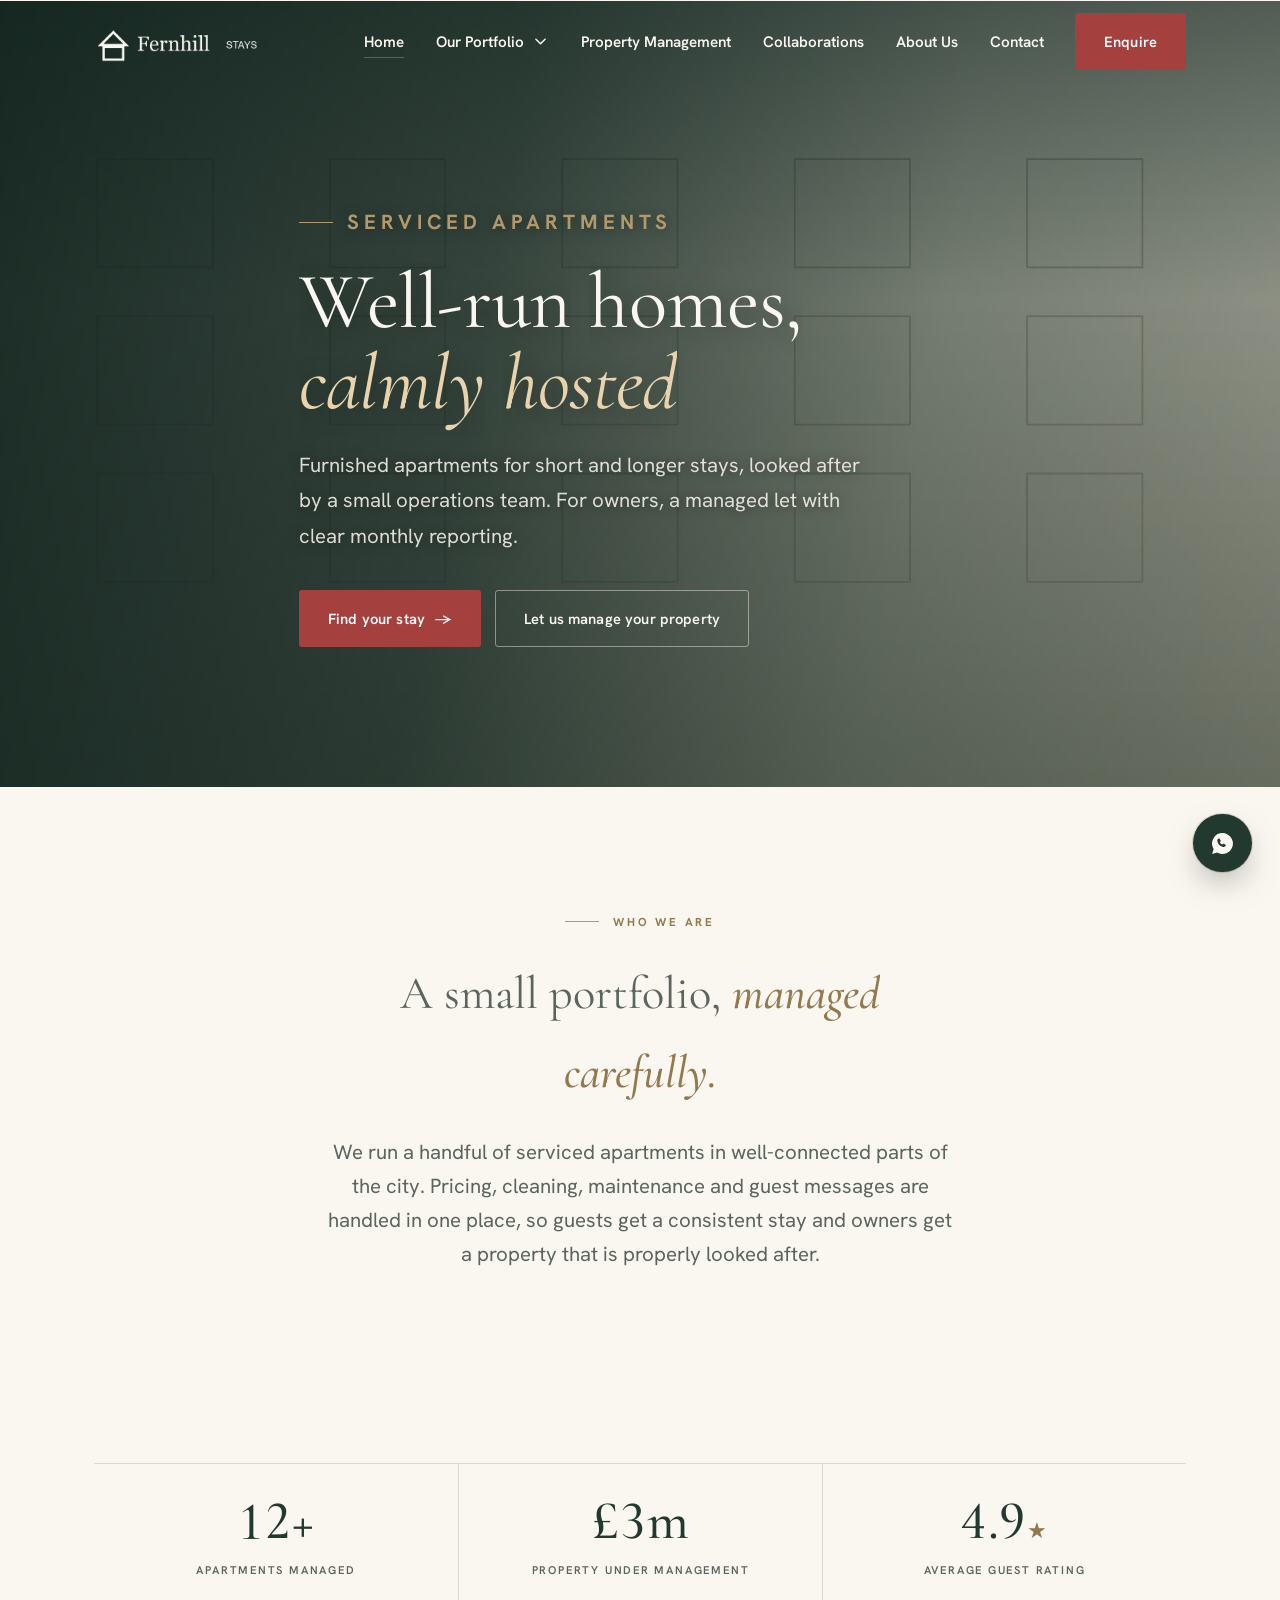
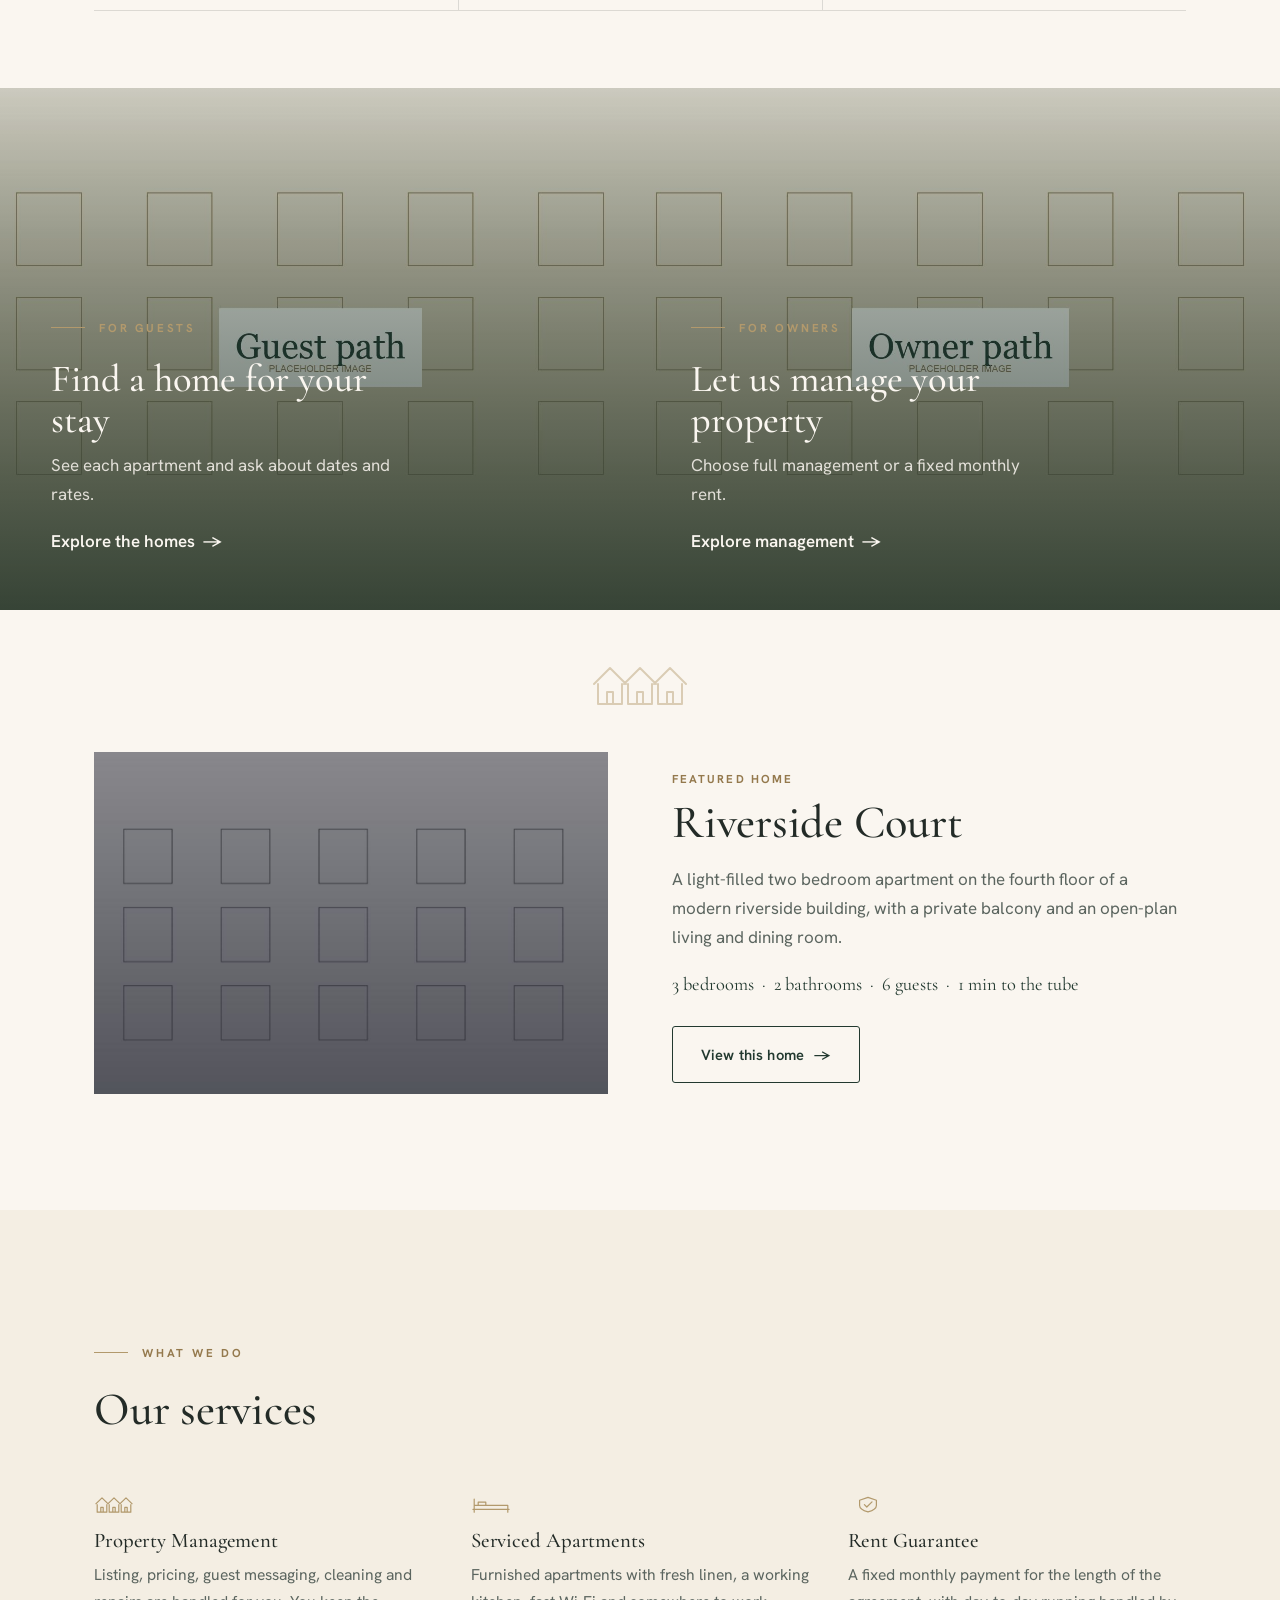
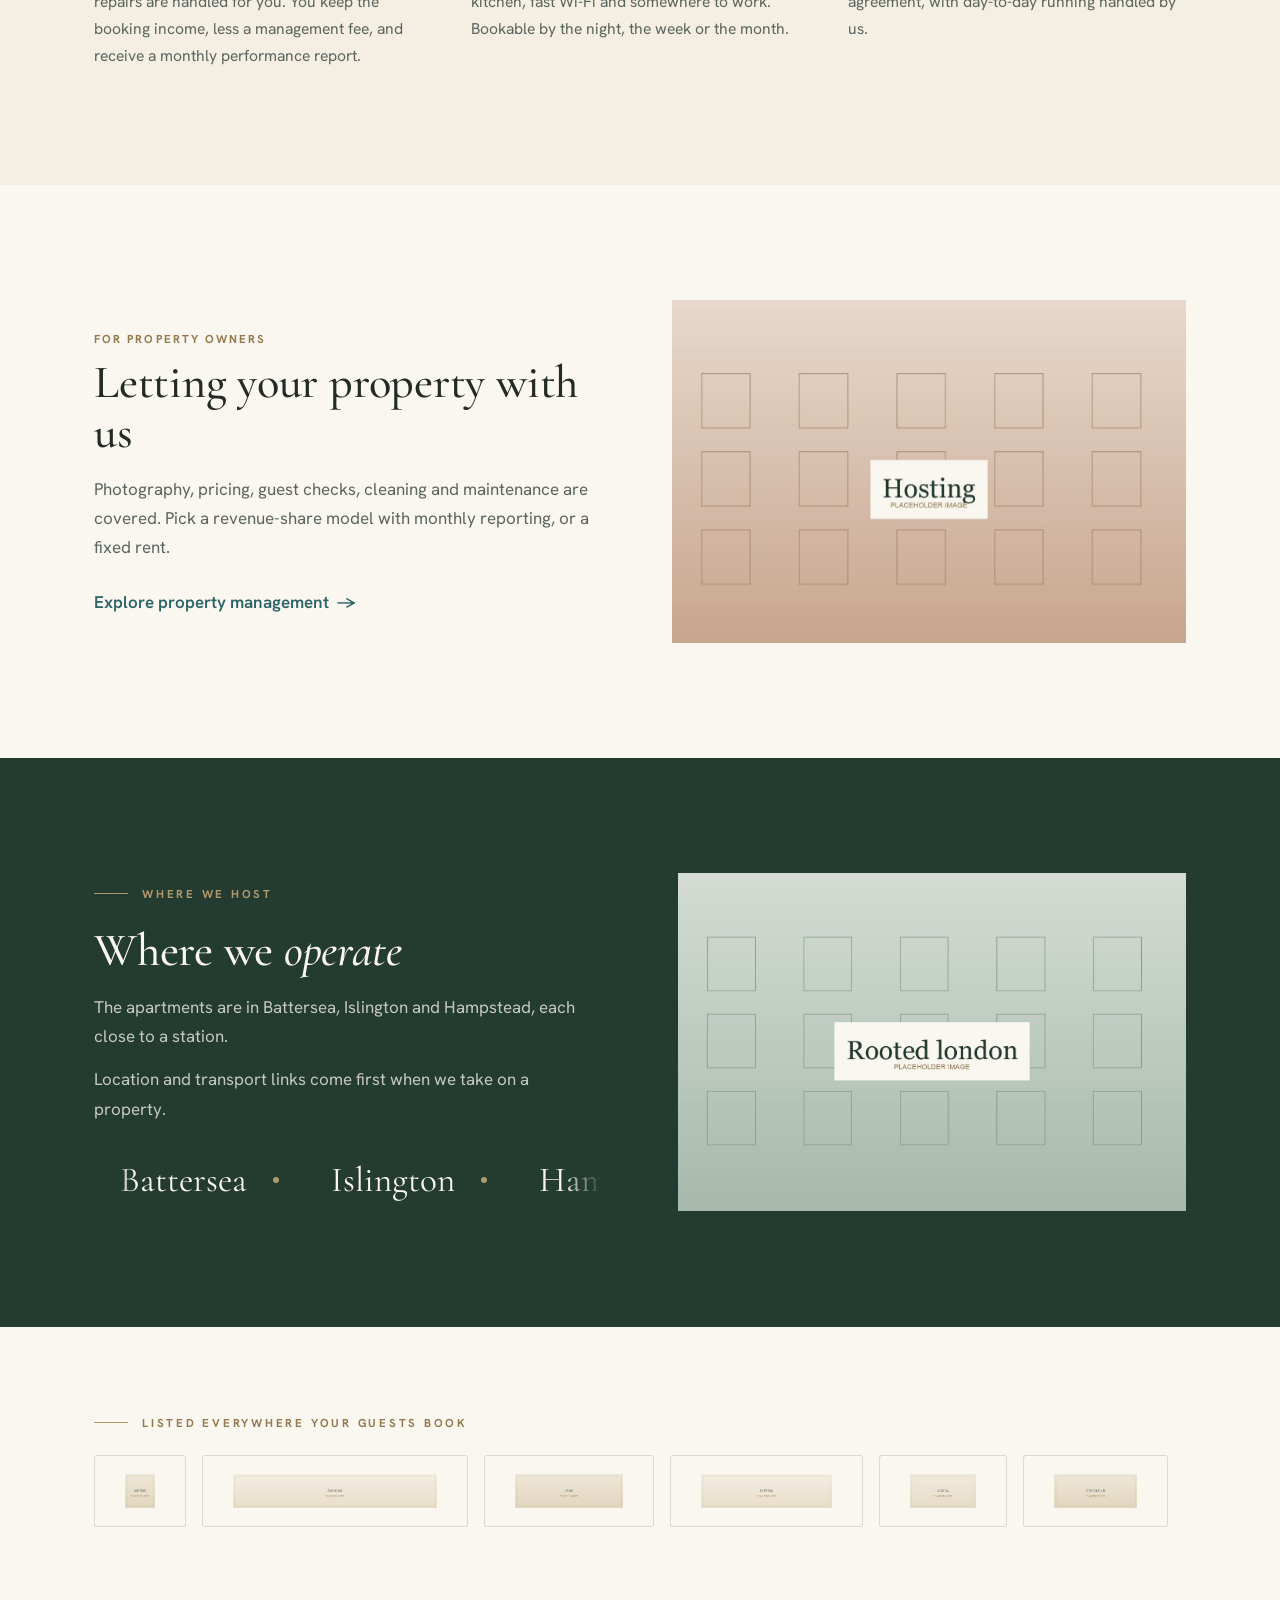
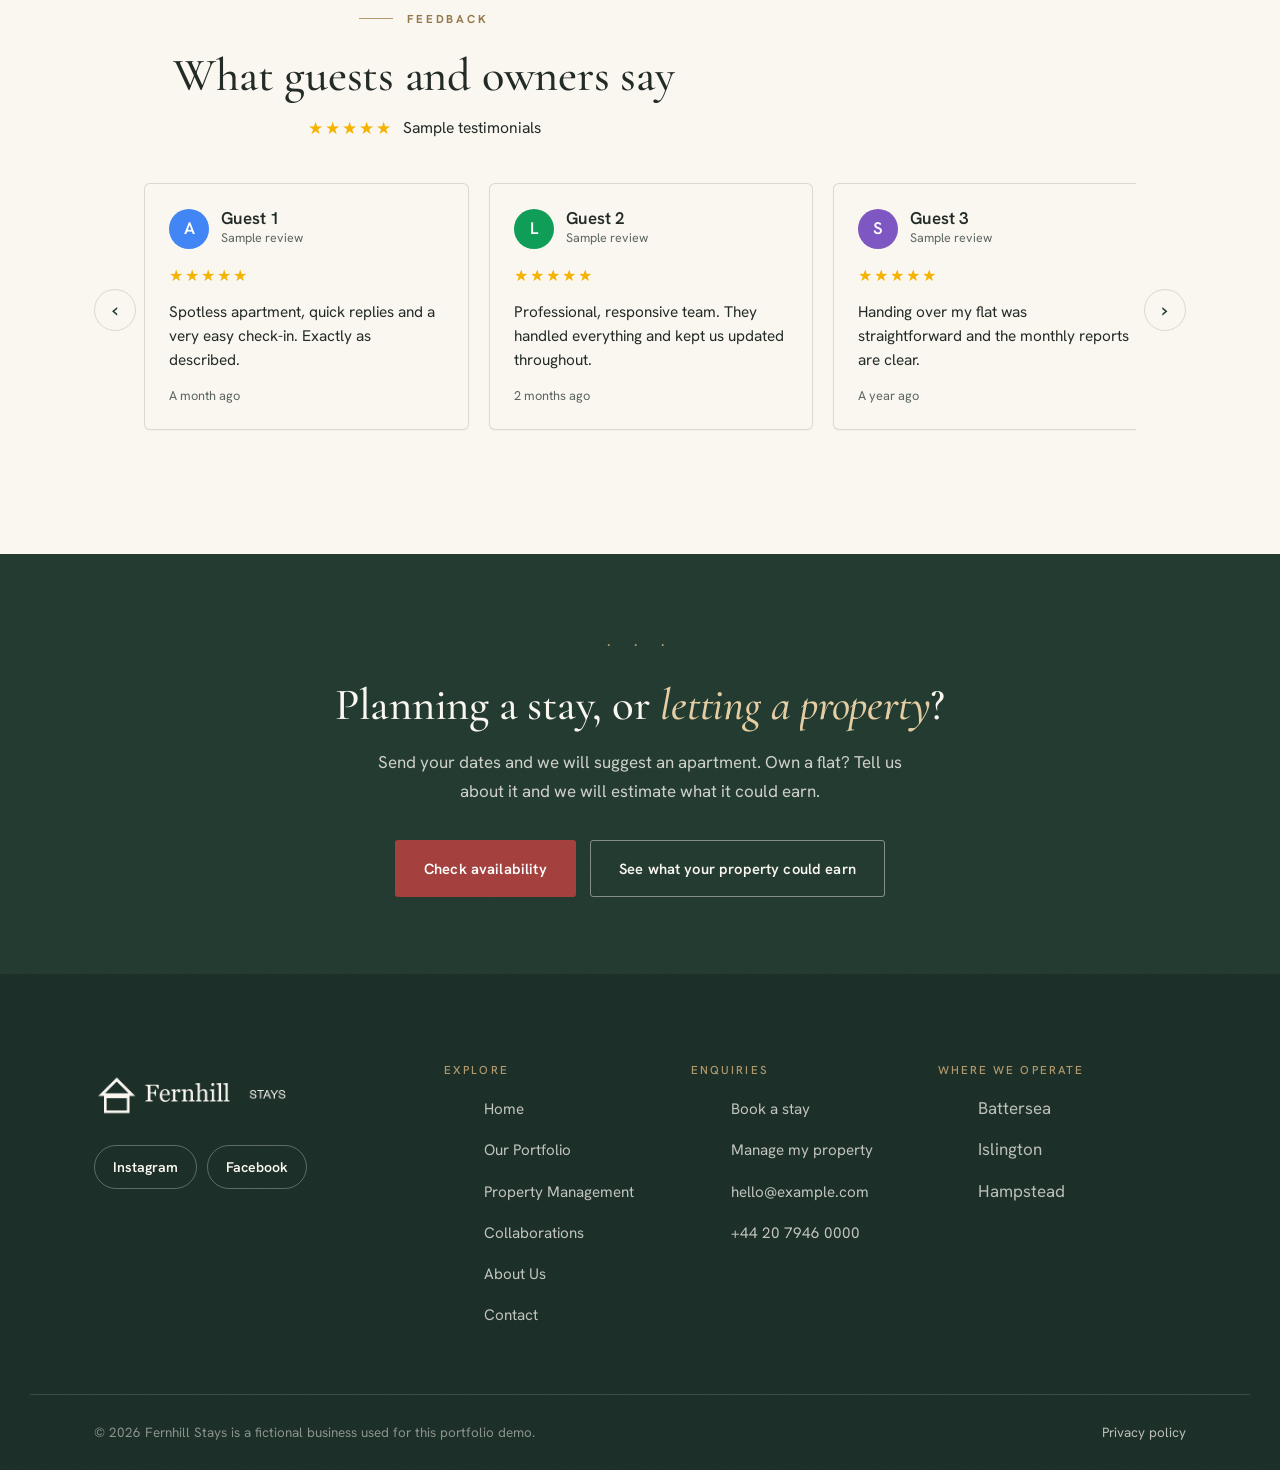
<file: index.html>
<!DOCTYPE html>
<html lang="en">
<head>
  <meta charset="UTF-8">
  <meta name="viewport" content="width=device-width, initial-scale=1.0">
  <title>Fernhill Stays | Well-run homes, calmly hosted</title>
  <meta name="description" content="Fictional serviced-apartment operator used as a website demo.">
  <link rel="canonical" href="https://www.example.com/">
  <meta property="og:type" content="website">
  <meta property="og:url" content="https://www.example.com/">
  <meta property="og:title" content="Fernhill Stays | Thoughtfully hosted homes in central London">
  <meta property="og:description" content="Serviced apartments and property management across London's best connected neighbourhoods.">
  <meta property="og:image" content="https://www.example.com/assets/images/og-image.png">
  <meta name="theme-color" content="#22392F">
  <link rel="icon" href="assets/brand/favicon-64.png" sizes="64x64">
  <link rel="apple-touch-icon" href="assets/brand/favicon-180.png">
  <link rel="preconnect" href="https://fonts.googleapis.com">
  <link rel="preconnect" href="https://fonts.gstatic.com" crossorigin>
  <link href="https://fonts.googleapis.com/css2?family=Cormorant+Garamond:ital,wght@0,400;0,500;0,600;1,400;1,500;1,600&family=Hanken+Grotesk:wght@400;500;600;700&display=swap" rel="stylesheet">
  <link rel="preload" as="image" href="assets/images/home-hero.jpg">
  <link rel="stylesheet" href="css/styles.css">
  <script type="application/ld+json">{"@context":"https://schema.org","@graph":[{"@type":"LocalBusiness","@id":"https://www.example.com/#organisation","name":"Fernhill Stays","legalName":"Fernhill Stays","url":"https://www.example.com/","logo":"https://www.example.com/assets/brand/logo-colour.png","image":"https://www.example.com/assets/images/og-image.png","description":"Fictional serviced-apartment business used for a website portfolio demo.","telephone":"+44 20 7946 0000","email":"hello@example.com","areaServed":{"@type":"City","name":"London"},"address":{"@type":"PostalAddress","addressLocality":"London","addressCountry":"GB"},"sameAs":["#","#"]},{"@type":"WebSite","name":"Fernhill Stays","url":"https://www.example.com/","publisher":{"@id":"https://www.example.com/#organisation"}}]}</script>
</head>
<body>
  <a class="skip-link" href="#main">Skip to content</a>

  <header class="site-header hero-attached">
    <div class="wrap nav">
      <a class="brand" href="./" aria-label="Fernhill Stays, home"><img class="logo-colour" src="assets/brand/logo-colour.png" alt="Fernhill Stays"><img class="logo-white" src="assets/brand/logo-white.png" alt="" aria-hidden="true"></a>
      <nav aria-label="Primary">
        <ul class="nav-links">
          <li><a href="./" aria-current="page">Home</a></li>
          <!-- nav:portfolio --><li class="nav-drop">
            <span class="nav-drop-head"><a href="homes">Our Portfolio</a><button class="nav-drop-toggle" type="button" aria-expanded="false" aria-controls="portfolio-menu" aria-label="Show properties"><svg viewBox="0 0 12 7" aria-hidden="true" focusable="false"><path d="M1 1l5 5 5-5" fill="none" stroke="currentColor" stroke-width="1.6" stroke-linecap="round" stroke-linejoin="round"/></svg></button></span>
            <div class="nav-drop-panel" id="portfolio-menu">
              <div class="nav-drop-inner">
                <ul>
                <li><a href="home-riverside-court"><span class="nd-name">Riverside Court</span><span class="nd-area">Battersea</span></a></li>
                <li><a href="home-canal-view"><span class="nd-name">Canal View</span><span class="nd-area">Islington</span></a></li>
                <li><a href="home-maple-house"><span class="nd-name">Maple House</span><span class="nd-area">Hampstead</span></a></li>
                </ul>
                <a class="nav-drop-all" href="homes">View all homes <span aria-hidden="true">&rarr;</span></a>
              </div>
            </div>
          </li><!-- /nav:portfolio -->
          <li><a href="property-management">Property Management</a></li>
          <li><a href="collaborations">Collaborations</a></li>
          <li><a href="about">About Us</a></li>
          <li><a href="contact">Contact</a></li>
        </ul>
      </nav>
      <div class="nav-right">
        <a class="btn btn-primary" href="contact">Enquire</a>
        <button class="nav-toggle" aria-label="Open menu" aria-controls="mobile-menu" aria-expanded="false"><span></span></button>
      </div>
    </div>
  </header>
  <div class="mobile-menu" id="mobile-menu">
    <a href="./">Home</a>
    <!-- mnav:portfolio --><div class="m-drop">
      <button class="m-drop-toggle" type="button" aria-expanded="false" aria-controls="m-portfolio-menu">Our Portfolio <svg viewBox="0 0 12 7" aria-hidden="true" focusable="false"><path d="M1 1l5 5 5-5" fill="none" stroke="currentColor" stroke-width="1.6" stroke-linecap="round" stroke-linejoin="round"/></svg></button>
      <div class="m-drop-panel" id="m-portfolio-menu">
        <a href="home-riverside-court"><span class="m-name">Riverside Court</span><span class="m-area">Battersea</span></a>
        <a href="home-canal-view"><span class="m-name">Canal View</span><span class="m-area">Islington</span></a>
        <a href="home-maple-house"><span class="m-name">Maple House</span><span class="m-area">Hampstead</span></a>
        <a class="m-drop-all" href="homes">View all homes</a>
      </div>
    </div>
    <!-- /mnav:portfolio -->
    <a href="property-management">Property Management</a>
    <a href="collaborations">Collaborations</a>
    <a href="about">About Us</a>
    <a href="contact">Contact</a>
    <a class="btn btn-primary btn-block" href="contact">Enquire</a>
  </div>

  <main id="main">
    <!-- ===== Hero ===== -->
    <section class="hero">
      <div class="hero-bg"><img width="2000" height="1125" src="assets/images/home-hero.jpg" alt="" fetchpriority="high"></div>
      <div class="hero-curtain" aria-hidden="true"><span></span><span></span></div>
      <div class="wrap hero-inner hero-anim">
        <p class="eyebrow">Serviced apartments</p>
        <h1 class="display">Well-run homes, <em>calmly hosted</em></h1>
        <p>Furnished apartments for short and longer stays, looked after by a small operations team. For owners, a managed let with clear monthly reporting.</p>
        <div class="hero-actions">
          <a class="btn btn-primary" href="homes">Find your stay <span class="arw" aria-hidden="true">&rarr;</span></a>
          <a class="btn btn-line-light" href="property-management">Let us manage your property</a>
        </div>
      </div>
    </section>

    <!-- ===== Positioning ===== -->
    <section class="section">
      <div class="wrap measure" style="margin-inline:auto;text-align:center">
        <p class="eyebrow reveal" style="justify-content:center">Who we are</p>
        <p class="h2 reveal" data-d="1" style="font-family:var(--serif)">A small portfolio, <span class="accent">managed carefully.</span></p>
        <p class="lede reveal" data-d="2" style="margin-top:22px">We run a handful of serviced apartments in well-connected parts of the city. Pricing, cleaning, maintenance and guest messages are handled in one place, so guests get a consistent stay and owners get a property that is properly looked after.</p>
      </div>
    </section>


    <!-- At a glance -->
    <section class="section-sm">
      <div class="wrap">
        <div class="facts facts-3 reveal">
          <div class="fact"><div class="num"><span data-count="12">12</span>+</div><div class="lab">Apartments managed</div></div>
          <div class="fact"><div class="num">&pound;<span data-count="3">3</span>m</div><div class="lab">Property under management</div></div>
          <div class="fact"><div class="num">4.9<span class="unit">&#9733;</span></div><div class="lab">Average guest rating</div></div>
        </div>
      </div>
    </section>

    <!-- ===== Guest / Owner split ===== -->
    <section class="reveal">
      <div class="split">
        <a class="split-panel" href="homes">
          <span class="split-bg"><img width="1100" height="1375" src="assets/images/guest-path.jpg" alt=""></span>
          <span class="split-inner">
            <span class="eyebrow">For guests</span>
            <h2>Find a home for your stay</h2>
            <p>See each apartment and ask about dates and rates.</p>
            <span class="tlink">Explore the homes <span class="arw" aria-hidden="true">&rarr;</span></span>
          </span>
        </a>
        <a class="split-panel" href="property-management">
          <span class="split-bg"><img width="1100" height="1375" src="assets/images/owner-path.jpg" alt=""></span>
          <span class="split-inner">
            <span class="eyebrow">For owners</span>
            <h2>Let us manage your property</h2>
            <p>Choose full management or a fixed monthly rent.</p>
            <span class="tlink">Explore management <span class="arw" aria-hidden="true">&rarr;</span></span>
          </span>
        </a>
      </div>
    </section>

    <!-- ===== Rooflines divider ===== -->
    <div class="rooflines" aria-hidden="true">
      <div class="wrap" style="display:flex;align-items:center;gap:24px;justify-content:center">
        <span style="flex:1;max-width:220px;height:1px;background:var(--line)"></span>
        <svg viewBox="0 0 100 54" width="78" height="42" style="overflow:visible"><path d="M4 30 L20 14 L36 30 M8 30 V50 H32 V30 M17 38 h6 v12 h-6 z M34 30 L50 14 L66 30 M38 30 V50 H62 V30 M47 38 h6 v12 h-6 z M64 30 L80 14 L96 30 M68 30 V50 H92 V30 M77 38 h6 v12 h-6 z" fill="none" stroke="currentColor" stroke-width="2" stroke-linejoin="round" stroke-linecap="round"/></svg>
        <span style="flex:1;max-width:220px;height:1px;background:var(--line)"></span>
      </div>
    </div>

    <!-- ===== Featured home ===== -->
    <section class="section" style="padding-top:0">
      <div class="wrap">
        <div class="editorial">
          <a class="figure r-3x2 unveil" href="home-riverside-court" aria-label="View Riverside Court">
            <img width="1500" height="1000" src="assets/images/featured-cover.jpg" alt="Riverside Court, Charing Cross Road" loading="lazy">
          </a>
          <div class="editorial-text reveal" data-d="1">
            <span class="side-label">Featured home</span>
            <h2 class="h2">Riverside Court</h2>
            <p>A light-filled two bedroom apartment on the fourth floor of a modern riverside building, with a private balcony and an open-plan living and dining room.</p>
            <p style="color:var(--pine);font-family:var(--serif);font-size:1.15rem;margin-top:16px">3 bedrooms &nbsp;·&nbsp; 2 bathrooms &nbsp;·&nbsp; 6 guests &nbsp;·&nbsp; 1 min to the tube</p>
            <a class="btn btn-line" href="home-riverside-court">View this home <span class="arw" aria-hidden="true">&rarr;</span></a>
          </div>
        </div>
      </div>
    </section>

    <!-- ===== Hosting approach ===== -->
    <section class="section paper-band">
      <div class="wrap">
        <div class="section-head reveal" style="margin-bottom:clamp(36px,5vw,58px)">
          <p class="eyebrow">What we do</p>
          <h2 class="h2">Our services</h2>
        </div>
        <div class="feature-grid">
          <div class="feature reveal">
            <svg class="fmark" viewBox="0 0 100 54" aria-hidden="true"><path d="M4 30 L20 14 L36 30 M8 30 V50 H32 V30 M17 38 h6 v12 h-6 z M34 30 L50 14 L66 30 M38 30 V50 H62 V30 M47 38 h6 v12 h-6 z M64 30 L80 14 L96 30 M68 30 V50 H92 V30 M77 38 h6 v12 h-6 z" fill="none" stroke="currentColor" stroke-width="3" stroke-linejoin="round"/></svg>
            <h3>Property Management</h3>
            <p>Listing, pricing, guest messaging, cleaning and repairs are handled for you. You keep the booking income, less a management fee, and receive a monthly performance report.</p>
          </div>
          <div class="feature reveal" data-d="1">
            <svg class="fmark" viewBox="0 0 100 54" aria-hidden="true"><path d="M8 50 V17 M8 33 H92 M92 33 V50 M5 43 H95 M18 33 V25 h19 v8" fill="none" stroke="currentColor" stroke-width="3" stroke-linejoin="round" stroke-linecap="round"/></svg>
            <h3>Serviced Apartments</h3>
            <p>Furnished apartments with fresh linen, a working kitchen, fast Wi-Fi and somewhere to work. Bookable by the night, the week or the month.</p>
          </div>
          <div class="feature reveal" data-d="2">
            <svg class="fmark" viewBox="0 0 100 54" aria-hidden="true"><path d="M50 13 L71 20 V33 c0 9 -10 13 -21 16 c-11 -3 -21 -7 -21 -16 V20 Z M41 31 l6 6 l13 -13" fill="none" stroke="currentColor" stroke-width="3" stroke-linejoin="round" stroke-linecap="round"/></svg>
            <h3>Rent Guarantee</h3>
            <p>A fixed monthly payment for the length of the agreement, with day-to-day running handled by us.</p>
          </div>
        </div>
      </div>
    </section>

    <!-- ===== Property management intro ===== -->
    <section class="section">
      <div class="wrap">
        <div class="editorial flip">
          <div class="figure r-3x2 unveil"><img width="1500" height="1000" src="assets/images/hosting.jpg" alt="" loading="lazy"></div>
          <div class="editorial-text reveal" data-d="1">
            <span class="side-label">For property owners</span>
            <h2 class="h2">Letting your property with us</h2>
            <p>Photography, pricing, guest checks, cleaning and maintenance are covered. Pick a revenue-share model with monthly reporting, or a fixed rent.</p>
            <a class="tlink" href="property-management">Explore property management <span class="arw" aria-hidden="true">&rarr;</span></a>
          </div>
        </div>
      </div>
    </section>

    <!-- ===== Where we host ===== -->
    <section class="section pine-band on-pine">
      <div class="wrap two-col">
        <div class="reveal">
          <p class="eyebrow">Where we host</p>
          <h2 class="h2">Where we <em>operate</em></h2>
          <p style="margin-top:18px">The apartments are in Battersea, Islington and Hampstead, each close to a station.</p>
          <p style="margin-top:14px">Location and transport links come first when we take on a property.</p>
          <div data-marquee style="margin-top:26px"><span>Battersea</span><span>Islington</span><span>Hampstead</span><span>Riverside</span><span>Canal side</span></div>
        </div>
        <div class="figure r-3x2 unveil"><img width="1500" height="1000" src="assets/images/rooted-london.jpg" alt="An elegant London residential street" loading="lazy"></div>
      </div>
    </section>


    <!-- Distribution -->
    <section class="section-sm" style="padding-bottom:clamp(20px,2.5vw,32px)">
      <div class="wrap">
        <p class="eyebrow reveal">Listed everywhere your guests book</p>
        <div class="platforms reveal" data-d="1">
          <span class="platform-logo"><img src="assets/brand/platforms/airbnb.png" alt="Airbnb" loading="lazy"></span>
          <span class="platform-logo"><img src="assets/brand/platforms/booking.png" alt="Booking.com" loading="lazy"></span>
          <span class="platform-logo"><img src="assets/brand/platforms/vrbo.png" alt="Vrbo" loading="lazy"></span>
          <span class="platform-logo"><img src="assets/brand/platforms/expedia.png" alt="Expedia" loading="lazy"></span>
          <span class="platform-logo"><img src="assets/brand/platforms/agoda.png" alt="Agoda" loading="lazy"></span>
          <span class="platform-logo"><img src="assets/brand/platforms/google-vr.png" alt="Google Vacation Rentals" loading="lazy"></span>
        </div>
      </div>
    </section>

    <!-- ===== Google reviews ===== -->
    <section class="section-sm reviews" id="reviews" style="padding-top:clamp(20px,2.5vw,32px)">
      <div class="wrap">
        <div class="section-head reveal" style="text-align:center;margin-bottom:clamp(22px,3vw,34px)">
          <p class="eyebrow" style="justify-content:center">Feedback</p>
          <h2 class="h2">What guests and owners say</h2>
          <p class="reviews-summary" style="margin-top:14px"><span class="rs-stars" aria-hidden="true">&#9733;&#9733;&#9733;&#9733;&#9733;</span> <span>Sample testimonials</span></p>
        </div>
        <div class="reviews-carousel reveal" data-d="1" data-review-carousel>
          <button class="rc-nav rc-prev" type="button" aria-label="Previous reviews">&#8249;</button>
          <div class="rc-track" tabindex="0">

            <figure class="review-card">
              <div class="rc-head"><span class="rc-avatar" style="background:#4285F4">A</span><div><p class="rc-name">Guest 1</p><p class="rc-meta">Sample review</p></div></div>
              <div class="rc-stars" aria-label="5 out of 5 stars">&#9733;&#9733;&#9733;&#9733;&#9733;</div>
              <blockquote>Spotless apartment, quick replies and a very easy check-in. Exactly as described.</blockquote>
              <figcaption class="rc-date">A month ago</figcaption>
            </figure>

            <figure class="review-card">
              <div class="rc-head"><span class="rc-avatar" style="background:#0F9D58">L</span><div><p class="rc-name">Guest 2</p><p class="rc-meta">Sample review</p></div></div>
              <div class="rc-stars" aria-label="5 out of 5 stars">&#9733;&#9733;&#9733;&#9733;&#9733;</div>
              <blockquote>Professional, responsive team. They handled everything and kept us updated throughout.</blockquote>
              <figcaption class="rc-date">2 months ago</figcaption>
            </figure>

            <figure class="review-card">
              <div class="rc-head"><span class="rc-avatar" style="background:#7E57C2">S</span><div><p class="rc-name">Guest 3</p><p class="rc-meta">Sample review</p></div></div>
              <div class="rc-stars" aria-label="5 out of 5 stars">&#9733;&#9733;&#9733;&#9733;&#9733;</div>
              <blockquote>Handing over my flat was straightforward and the monthly reports are clear.</blockquote>
              <figcaption class="rc-date">A year ago</figcaption>
            </figure>

            <figure class="review-card">
              <div class="rc-head"><span class="rc-avatar" style="background:#DB4437">Y</span><div><p class="rc-name">Guest 4</p><p class="rc-meta">Sample review</p></div></div>
              <div class="rc-stars" aria-label="5 out of 5 stars">&#9733;&#9733;&#9733;&#9733;&#9733;</div>
              <blockquote>Comfortable, well-equipped home in a great location. Would happily stay again.</blockquote>
              <figcaption class="rc-date">A year ago</figcaption>
            </figure>

            <figure class="review-card">
              <div class="rc-head"><span class="rc-avatar" style="background:#5C6BC0">A</span><div><p class="rc-name">Guest 5</p><p class="rc-meta">Sample review</p></div></div>
              <div class="rc-stars" aria-label="5 out of 5 stars">&#9733;&#9733;&#9733;&#9733;&#9733;</div>
              <blockquote>Reliable payments and the property is kept in excellent condition.</blockquote>
              <figcaption class="rc-date">A year ago</figcaption>
            </figure>

            <figure class="review-card">
              <div class="rc-head"><span class="rc-avatar" style="background:#00897B">J</span><div><p class="rc-name">Guest 6</p><p class="rc-meta">Sample review</p></div></div>
              <div class="rc-stars" aria-label="5 out of 5 stars">&#9733;&#9733;&#9733;&#9733;&#9733;</div>
              <blockquote>Great communication from enquiry to check-out.</blockquote>
              <figcaption class="rc-date">A year ago</figcaption>
            </figure>

          </div>
          <button class="rc-nav rc-next" type="button" aria-label="Next reviews">&#8250;</button>
        </div>
        <div style="text-align:center;margin-top:clamp(24px,3vw,34px)">
        </div>
      </div>
    </section>

    <!-- ===== CTA ===== -->
    <section class="cta">
      <div class="wrap reveal">
        <div class="dots" aria-hidden="true">· · ·</div>
        <h2>Planning a stay, or <em>letting a property</em>?</h2>
        <p>Send your dates and we will suggest an apartment. Own a flat? Tell us about it and we will estimate what it could earn.</p>
        <div class="cta-actions">
          <a class="btn btn-primary" href="contact?reason=guest">Check availability</a>
          <a class="btn btn-line-light" href="contact?reason=owner">See what your property could earn</a>
        </div>
      </div>
    </section>
  </main>

  <footer class="site-footer">
    <div class="wrap footer-top">
      <div class="footer-brand">
        <a class="brand" href="./" aria-label="Fernhill Stays, home"><img src="assets/brand/logo-white.png" alt="Fernhill Stays"></a>
        <div class="social-links">
          <a href="#" target="_blank" rel="noopener">Instagram</a>
          <a href="#" target="_blank" rel="noopener">Facebook</a>
        </div>
      </div>
      <div class="footer-col"><h3>Explore</h3><ul>
        <li><a href="./" aria-current="page">Home</a></li>
        <li><a href="homes">Our Portfolio</a></li>
        <li><a href="property-management">Property Management</a></li>
        <li><a href="collaborations">Collaborations</a></li>
        <li><a href="about">About Us</a></li>
        <li><a href="contact">Contact</a></li>
      </ul></div>
      <div class="footer-col"><h3>Enquiries</h3><ul>
        <li><a href="contact?reason=guest">Book a stay</a></li>
        <li><a href="contact?reason=owner">Manage my property</a></li>
        <li><a href="mailto:hello@example.com">hello@example.com</a></li>
        <li><a href="tel:+442079460000">+44 20 7946 0000</a></li>
      </ul></div>
      <div class="footer-col"><h3>Where we operate</h3><ul>
        <li>Battersea</li>
        <li>Islington</li>
        <li>Hampstead</li>
      </ul></div>
    </div>
    <div class="wrap footer-bottom">
      <span>&copy; <span class="js-year">2026</span> Fernhill Stays is a fictional business used for this portfolio demo.</span>
      <a href="privacy">Privacy policy</a>
    </div>
  </footer>

  <!-- WhatsApp -->
  <a class="wa-float" href="https://wa.me/442079460000" target="_blank" rel="noopener" aria-label="Message Fernhill Stays on WhatsApp"><svg viewBox="0 0 24 24" aria-hidden="true"><path class="wa-bubble" fill="currentColor" d="M12 2a10 10 0 0 0-8.53 15.23L2.05 22l4.9-1.38A10 10 0 1 0 12 2z"/><path class="wa-handset" d="M8.62 7.35c.3-.1.63.02.78.3l.85 1.6c.14.27.09.6-.12.81l-.7.72c.5.99 1.3 1.79 2.29 2.29l.72-.7c.21-.21.54-.26.81-.12l1.6.85c.28.15.4.48.3.78-.3.92-1.2 1.5-2.16 1.39-3.12-.35-5.6-2.83-5.95-5.95-.11-.96.47-1.86 1.39-2.16z"/></svg><span class="wa-label">Chat on WhatsApp</span></a>

  <script src="js/main.js" defer></script>
  <script src="js/motion.js" defer></script>
</body>
</html>
</file>
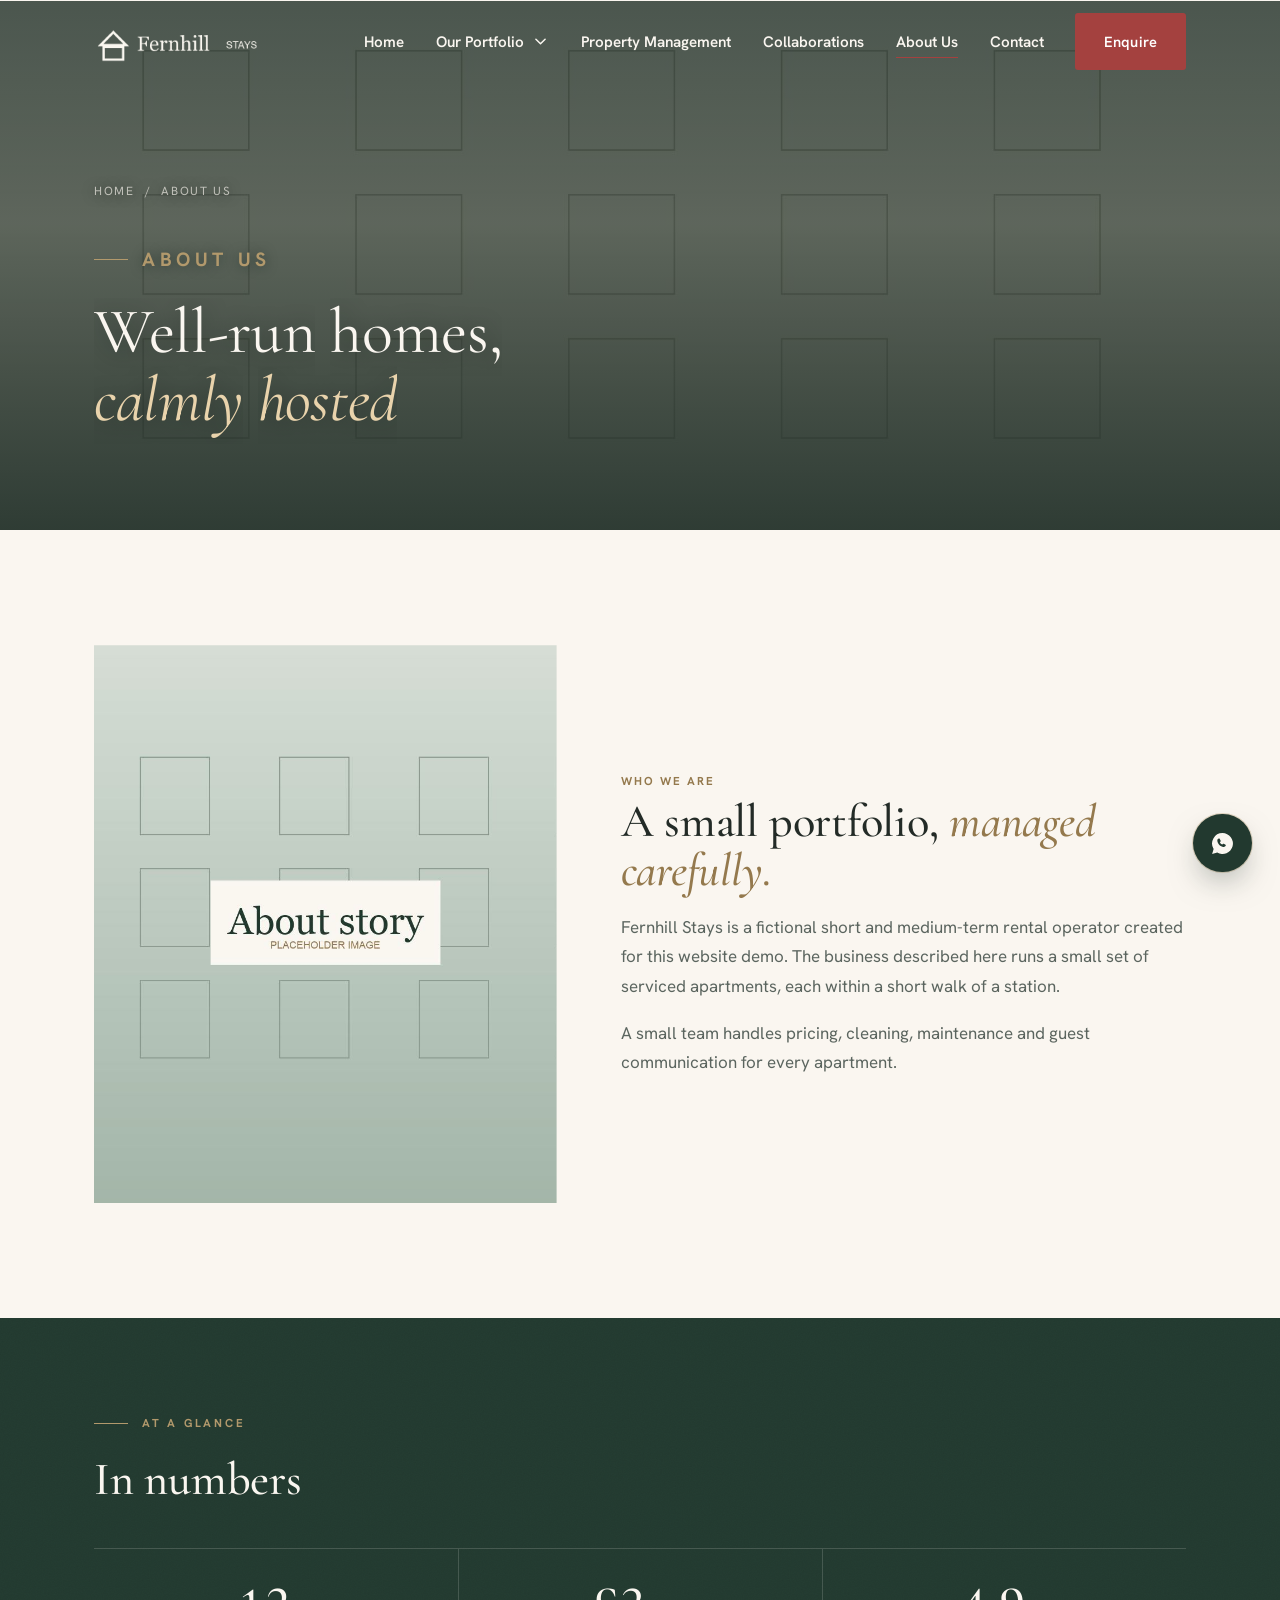
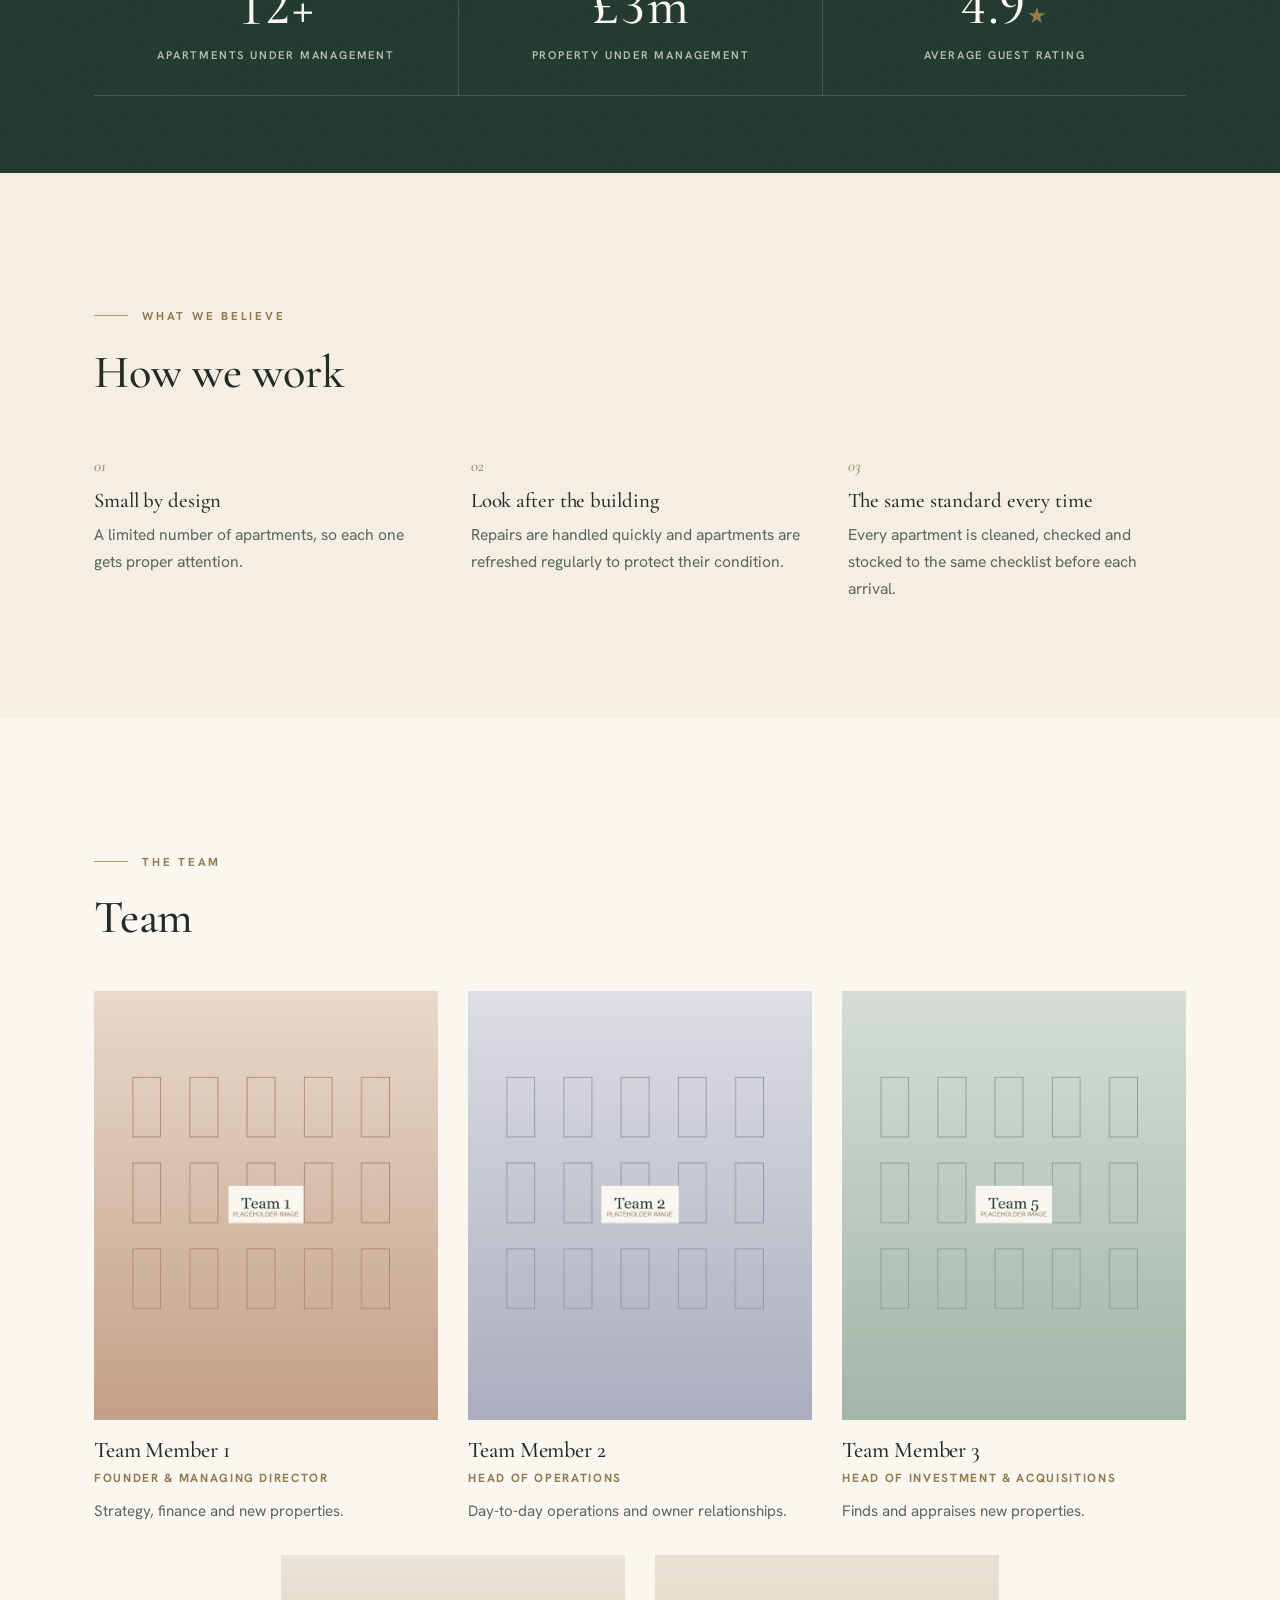
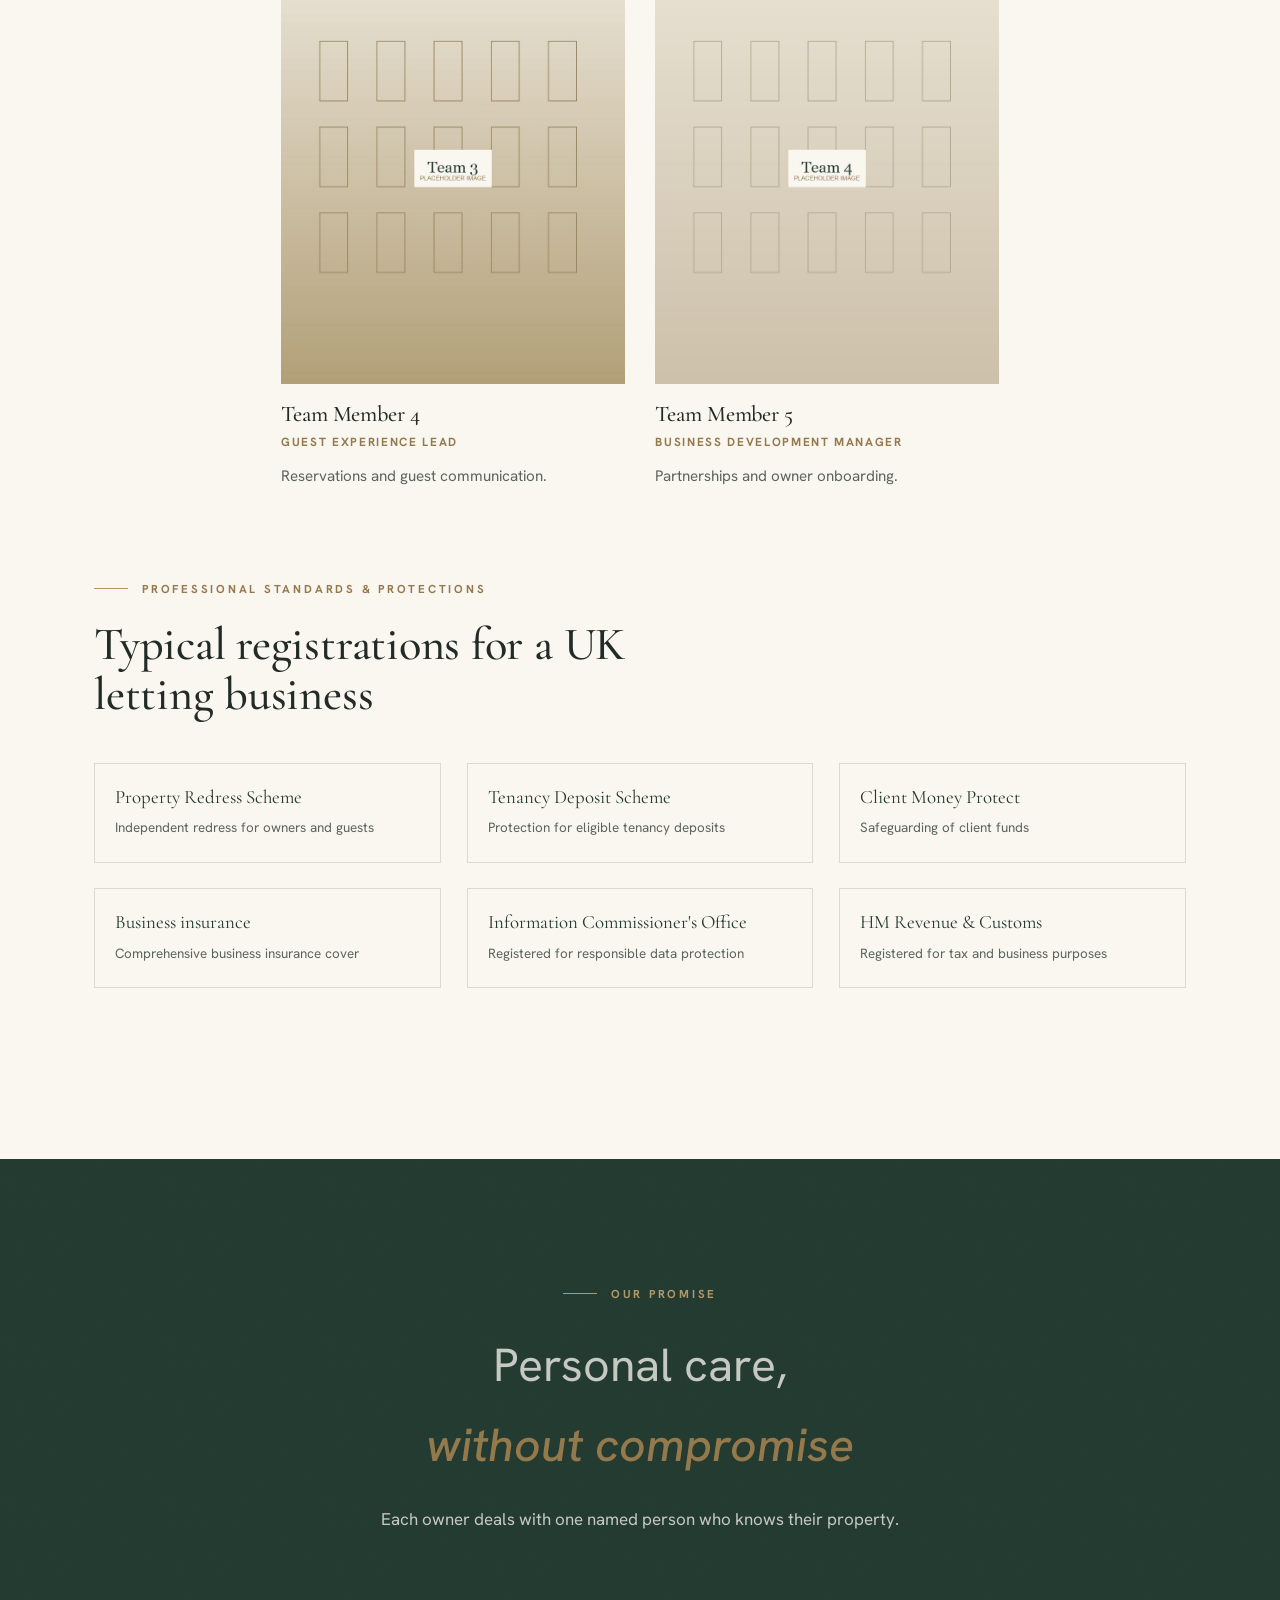
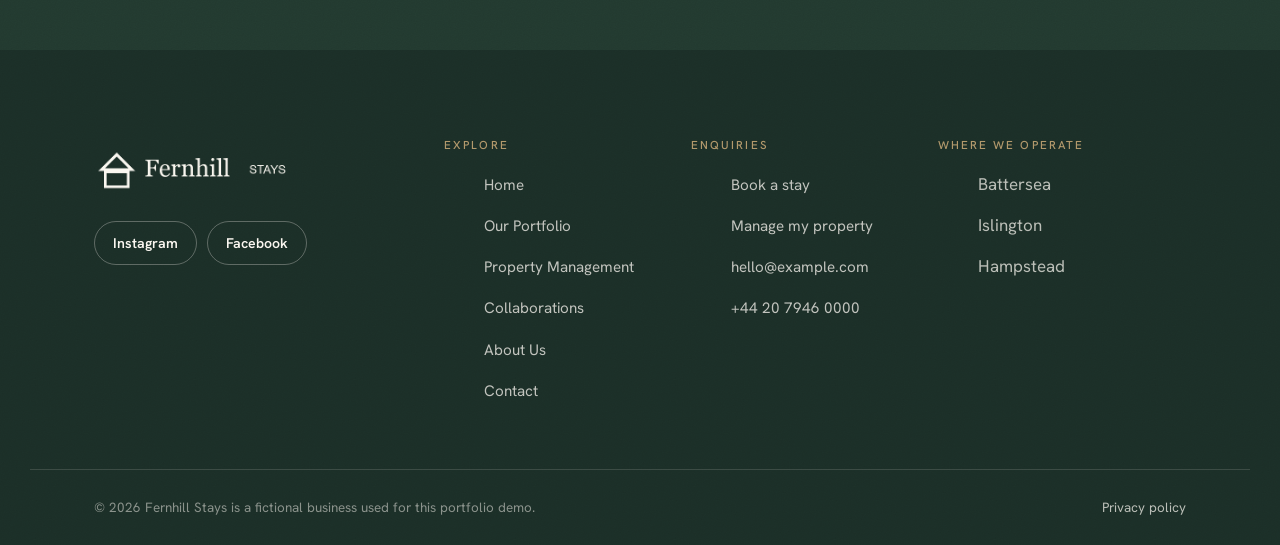
<file: about.html>
<!DOCTYPE html>
<html lang="en">
<head>
  <meta charset="UTF-8">
  <meta name="viewport" content="width=device-width, initial-scale=1.0">
  <title>About Us | Fernhill Stays</title>
  <meta name="description" content="Fictional serviced-apartment operator used as a website demo.">
  <link rel="canonical" href="https://www.example.com/about">
  <meta property="og:type" content="website">
  <meta property="og:url" content="https://www.example.com/about">
  <meta property="og:title" content="About Us | Fernhill Stays">
  <meta property="og:description" content="A London based short and medium-term rental management company.">
  <meta property="og:image" content="https://www.example.com/assets/images/og-image.png">
  <meta name="theme-color" content="#22392F">
  <link rel="icon" href="assets/brand/favicon-64.png" sizes="64x64">
  <link rel="apple-touch-icon" href="assets/brand/favicon-180.png">
  <link rel="preconnect" href="https://fonts.googleapis.com">
  <link rel="preconnect" href="https://fonts.gstatic.com" crossorigin>
  <link href="https://fonts.googleapis.com/css2?family=Cormorant+Garamond:ital,wght@0,400;0,500;0,600;1,400;1,500;1,600&family=Hanken+Grotesk:wght@400;500;600;700&display=swap" rel="stylesheet">
  
  <link rel="stylesheet" href="css/styles.css">
  <script type="application/ld+json">{"@context":"https://schema.org","@graph":[{"@type":"LocalBusiness","@id":"https://www.example.com/#organisation","name":"Fernhill Stays","legalName":"Fernhill Stays","url":"https://www.example.com/","logo":"https://www.example.com/assets/brand/logo-colour.png","image":"https://www.example.com/assets/images/og-image.png","description":"Fictional serviced-apartment business used for a website portfolio demo.","telephone":"+44 20 7946 0000","email":"hello@example.com","areaServed":{"@type":"City","name":"London"},"address":{"@type":"PostalAddress","addressLocality":"London","addressCountry":"GB"},"sameAs":["#","#"]}]}</script>
</head>
<body>
  <a class="skip-link" href="#main">Skip to content</a>

  <header class="site-header hero-attached">
    <div class="wrap nav">
      <a class="brand" href="./" aria-label="Fernhill Stays, home"><img class="logo-colour" src="assets/brand/logo-colour.png" alt="Fernhill Stays"><img class="logo-white" src="assets/brand/logo-white.png" alt="" aria-hidden="true"></a>
      <nav aria-label="Primary">
        <ul class="nav-links">
          <li><a href="./">Home</a></li>
          <!-- nav:portfolio --><li class="nav-drop">
            <span class="nav-drop-head"><a href="homes">Our Portfolio</a><button class="nav-drop-toggle" type="button" aria-expanded="false" aria-controls="portfolio-menu" aria-label="Show properties"><svg viewBox="0 0 12 7" aria-hidden="true" focusable="false"><path d="M1 1l5 5 5-5" fill="none" stroke="currentColor" stroke-width="1.6" stroke-linecap="round" stroke-linejoin="round"/></svg></button></span>
            <div class="nav-drop-panel" id="portfolio-menu">
              <div class="nav-drop-inner">
                <ul>
                <li><a href="home-riverside-court"><span class="nd-name">Riverside Court</span><span class="nd-area">Battersea</span></a></li>
                <li><a href="home-canal-view"><span class="nd-name">Canal View</span><span class="nd-area">Islington</span></a></li>
                <li><a href="home-maple-house"><span class="nd-name">Maple House</span><span class="nd-area">Hampstead</span></a></li>
                </ul>
                <a class="nav-drop-all" href="homes">View all homes <span aria-hidden="true">&rarr;</span></a>
              </div>
            </div>
          </li><!-- /nav:portfolio -->
          <li><a href="property-management">Property Management</a></li>
          <li><a href="collaborations">Collaborations</a></li>
          <li><a href="about" aria-current="page">About Us</a></li>
          <li><a href="contact">Contact</a></li>
        </ul>
      </nav>
      <div class="nav-right">
        <a class="btn btn-primary" href="contact">Enquire</a>
        <button class="nav-toggle" aria-label="Open menu" aria-controls="mobile-menu" aria-expanded="false"><span></span></button>
      </div>
    </div>
  </header>
  <div class="mobile-menu" id="mobile-menu">
    <a href="./">Home</a>
    <!-- mnav:portfolio --><div class="m-drop">
      <button class="m-drop-toggle" type="button" aria-expanded="false" aria-controls="m-portfolio-menu">Our Portfolio <svg viewBox="0 0 12 7" aria-hidden="true" focusable="false"><path d="M1 1l5 5 5-5" fill="none" stroke="currentColor" stroke-width="1.6" stroke-linecap="round" stroke-linejoin="round"/></svg></button>
      <div class="m-drop-panel" id="m-portfolio-menu">
        <a href="home-riverside-court"><span class="m-name">Riverside Court</span><span class="m-area">Battersea</span></a>
        <a href="home-canal-view"><span class="m-name">Canal View</span><span class="m-area">Islington</span></a>
        <a href="home-maple-house"><span class="m-name">Maple House</span><span class="m-area">Hampstead</span></a>
        <a class="m-drop-all" href="homes">View all homes</a>
      </div>
    </div>
    <!-- /mnav:portfolio -->
    <a href="property-management">Property Management</a>
    <a href="collaborations">Collaborations</a>
    <a href="about">About Us</a>
    <a href="contact">Contact</a>
    <a class="btn btn-primary btn-block" href="contact">Enquire</a>
  </div>

  <main id="main">
    <section class="page-hero">
      <div class="page-hero-bg"><img width="2000" height="1125" src="assets/images/about-hero.jpg" alt="" fetchpriority="high"></div>
      <div class="wrap">
        <div class="breadcrumb"><a href="./">Home</a> <span aria-hidden="true">/</span> <span>About Us</span></div>
        <p class="eyebrow">About us</p>
        <h1>Well-run homes,<br><em>calmly hosted</em></h1>
      </div>
    </section>

    <!-- Story -->
    <section class="section">
      <div class="wrap">
        <div class="story-feature">
          <div class="story-feature-media">
            <div class="figure unveil"><img width="1080" height="1350" src="assets/images/about-story.jpg" alt="The doors opening onto the entrance of a London home managed by Fernhill Stays" loading="lazy"></div>
          </div>
          <div class="story-feature-text reveal" data-d="1">
            <span class="side-label">Who we are</span>
            <h2 class="h2">A small portfolio, <span class="accent">managed carefully.</span></h2>
            <p>Fernhill Stays is a fictional short and medium-term rental operator created for this website demo. The business described here runs a small set of serviced apartments, each within a short walk of a station.</p>
            <p>A small team handles pricing, cleaning, maintenance and guest communication for every apartment.</p>
          </div>
        </div>
      </div>
    </section>


    <!-- At a glance -->
    <section class="section pine-band on-pine" style="padding-block:clamp(48px,6vw,84px)">
      <div class="wrap">
        <div class="section-head reveal" style="margin-bottom:clamp(28px,4vw,44px)">
          <p class="eyebrow">At a glance</p>
          <h2 class="h2">In numbers</h2>
        </div>
        <div class="facts facts-3 reveal">
          <div class="fact"><div class="num"><span data-count="12">12</span>+</div><div class="lab">Apartments under management</div></div>
          <div class="fact"><div class="num">&pound;<span data-count="3">3</span>m</div><div class="lab">Property under management</div></div>
          <div class="fact"><div class="num">4.9<span class="unit">&#9733;</span></div><div class="lab">Average guest rating</div></div>
        </div>
      </div>
    </section>

    <!-- Values -->
    <section class="section paper-band">
      <div class="wrap">
        <div class="section-head reveal" style="margin-bottom:clamp(34px,5vw,54px)">
          <p class="eyebrow">What we believe</p>
          <h2 class="h2">How we work</h2>
        </div>
        <div class="feature-grid">
          <div class="feature reveal">
            <span class="fnum">01</span>
            <h3>Small by design</h3>
            <p>A limited number of apartments, so each one gets proper attention.</p>
          </div>
          <div class="feature reveal" data-d="1">
            <span class="fnum">02</span>
            <h3>Look after the building</h3>
            <p>Repairs are handled quickly and apartments are refreshed regularly to protect their condition.</p>
          </div>
          <div class="feature reveal" data-d="2">
            <span class="fnum">03</span>
            <h3>The same standard every time</h3>
            <p>Every apartment is cleaned, checked and stocked to the same checklist before each arrival.</p>
          </div>
        </div>
      </div>
    </section>

    <!-- Team -->
    <section class="section" style="padding-bottom:clamp(20px,3vw,36px)">
      <div class="wrap">
        <div class="section-head reveal" style="margin-bottom:clamp(30px,4vw,48px)">
          <p class="eyebrow">The team</p>
          <h2 class="h2">Team</h2>
        </div>
        <div class="team-grid team-5up">
          <div class="member reveal">
            <div class="figure"><img width="1000" height="1193" src="assets/images/team-1.jpg" alt="Team Member 1" loading="lazy"></div>
            <h3>Team Member 1</h3>
            <p class="role">Founder &amp; Managing Director</p>
            <p style="margin-top:10px;font-size:0.95rem">Strategy, finance and new properties.</p>
          </div>
          <div class="member reveal" data-d="1">
            <div class="figure"><img width="1000" height="1163" src="assets/images/team-2.jpg" alt="Team Member 2" loading="lazy"></div>
            <h3>Team Member 2</h3>
            <p class="role">Head of Operations</p>
            <p style="margin-top:10px;font-size:0.95rem">Day-to-day operations and owner relationships.</p>
          </div>
          <div class="member reveal" data-d="2">
            <div class="figure"><img width="1000" height="1000" src="assets/images/team-5.jpg" alt="Team Member 3" loading="lazy"></div>
            <h3>Team Member 3</h3>
            <p class="role">Head of Investment &amp; Acquisitions</p>
            <p style="margin-top:10px;font-size:0.95rem">Finds and appraises new properties.</p>
          </div>
          <div class="member reveal">
            <div class="figure"><img width="1000" height="1000" src="assets/images/team-3.jpg" alt="Team Member 4" loading="lazy"></div>
            <h3>Team Member 4</h3>
            <p class="role">Guest Experience Lead</p>
            <p style="margin-top:10px;font-size:0.95rem">Reservations and guest communication.</p>
          </div>
          <div class="member reveal" data-d="1">
            <div class="figure"><img width="1000" height="1244" src="assets/images/team-4.jpg" alt="Team Member 5" loading="lazy"></div>
            <h3>Team Member 5</h3>
            <p class="role">Business Development Manager</p>
            <p style="margin-top:10px;font-size:0.95rem">Partnerships and owner onboarding.</p>
          </div>
        </div>
      </div>
    </section>


    <!-- Accreditations -->
    <section class="section" style="padding-top:clamp(20px,3vw,36px)">
      <div class="wrap">
        <div class="section-head reveal" style="margin-bottom:clamp(28px,4vw,44px)">
          <p class="eyebrow">Professional standards &amp; protections</p>
          <h2 class="h2">Typical registrations for a UK letting business</h2>
        </div>
        <div class="accred-grid">
          <div class="accred reveal"><div class="a-name">Property Redress Scheme</div><div class="a-note">Independent redress for owners and guests</div></div>
          <div class="accred reveal" data-d="1"><div class="a-name">Tenancy Deposit Scheme</div><div class="a-note">Protection for eligible tenancy deposits</div></div>
          <div class="accred reveal" data-d="2"><div class="a-name">Client Money Protect</div><div class="a-note">Safeguarding of client funds</div></div>
          <div class="accred reveal"><div class="a-name">Business insurance</div><div class="a-note">Comprehensive business insurance cover</div></div>
          <div class="accred reveal" data-d="1"><div class="a-name">Information Commissioner's Office</div><div class="a-note">Registered for responsible data protection</div></div>
          <div class="accred reveal" data-d="2"><div class="a-name">HM Revenue &amp; Customs</div><div class="a-note">Registered for tax and business purposes</div></div>
        </div>
        <div style="margin-top:clamp(36px,5vw,56px)">
        </div>
      </div>
    </section>

    <!-- Approach band -->
    <section class="section pine-band on-pine">
      <div class="wrap measure" style="margin-inline:auto;text-align:center">
        <p class="eyebrow reveal" style="justify-content:center">Our promise</p>
        <p class="h2 reveal" data-d="1">Personal care,<br><span class="accent" style="white-space:nowrap">without compromise</span></p>
        <p class="reveal" data-d="2" style="margin-top:20px;max-width:640px;margin-inline:auto">Each owner deals with one named person who knows their property.</p>
      </div>
    </section>

  </main>

  <footer class="site-footer">
    <div class="wrap footer-top">
      <div class="footer-brand">
        <a class="brand" href="./" aria-label="Fernhill Stays, home"><img src="assets/brand/logo-white.png" alt="Fernhill Stays"></a>
        <div class="social-links">
          <a href="#" target="_blank" rel="noopener">Instagram</a>
          <a href="#" target="_blank" rel="noopener">Facebook</a>
        </div>
      </div>
      <div class="footer-col"><h3>Explore</h3><ul>
        <li><a href="./">Home</a></li>
        <li><a href="homes">Our Portfolio</a></li>
        <li><a href="property-management">Property Management</a></li>
        <li><a href="collaborations">Collaborations</a></li>
        <li><a href="about">About Us</a></li>
        <li><a href="contact">Contact</a></li>
      </ul></div>
      <div class="footer-col"><h3>Enquiries</h3><ul>
        <li><a href="contact?reason=guest">Book a stay</a></li>
        <li><a href="contact?reason=owner">Manage my property</a></li>
        <li><a href="mailto:hello@example.com">hello@example.com</a></li>
        <li><a href="tel:+442079460000">+44 20 7946 0000</a></li>
      </ul></div>
      <div class="footer-col"><h3>Where we operate</h3><ul>
        <li>Battersea</li>
        <li>Islington</li>
        <li>Hampstead</li>
      </ul></div>
    </div>
    <div class="wrap footer-bottom">
      <span>&copy; <span class="js-year">2026</span> Fernhill Stays is a fictional business used for this portfolio demo.</span>
      <a href="privacy">Privacy policy</a>
    </div>
  </footer>

  <!-- WhatsApp -->
  <a class="wa-float" href="https://wa.me/442079460000" target="_blank" rel="noopener" aria-label="Message Fernhill Stays on WhatsApp"><svg viewBox="0 0 24 24" aria-hidden="true"><path class="wa-bubble" fill="currentColor" d="M12 2a10 10 0 0 0-8.53 15.23L2.05 22l4.9-1.38A10 10 0 1 0 12 2z"/><path class="wa-handset" d="M8.62 7.35c.3-.1.63.02.78.3l.85 1.6c.14.27.09.6-.12.81l-.7.72c.5.99 1.3 1.79 2.29 2.29l.72-.7c.21-.21.54-.26.81-.12l1.6.85c.28.15.4.48.3.78-.3.92-1.2 1.5-2.16 1.39-3.12-.35-5.6-2.83-5.95-5.95-.11-.96.47-1.86 1.39-2.16z"/></svg><span class="wa-label">Chat on WhatsApp</span></a>

  <script src="js/main.js" defer></script>
  <script src="js/motion.js" defer></script>
</body>
</html>
</file>
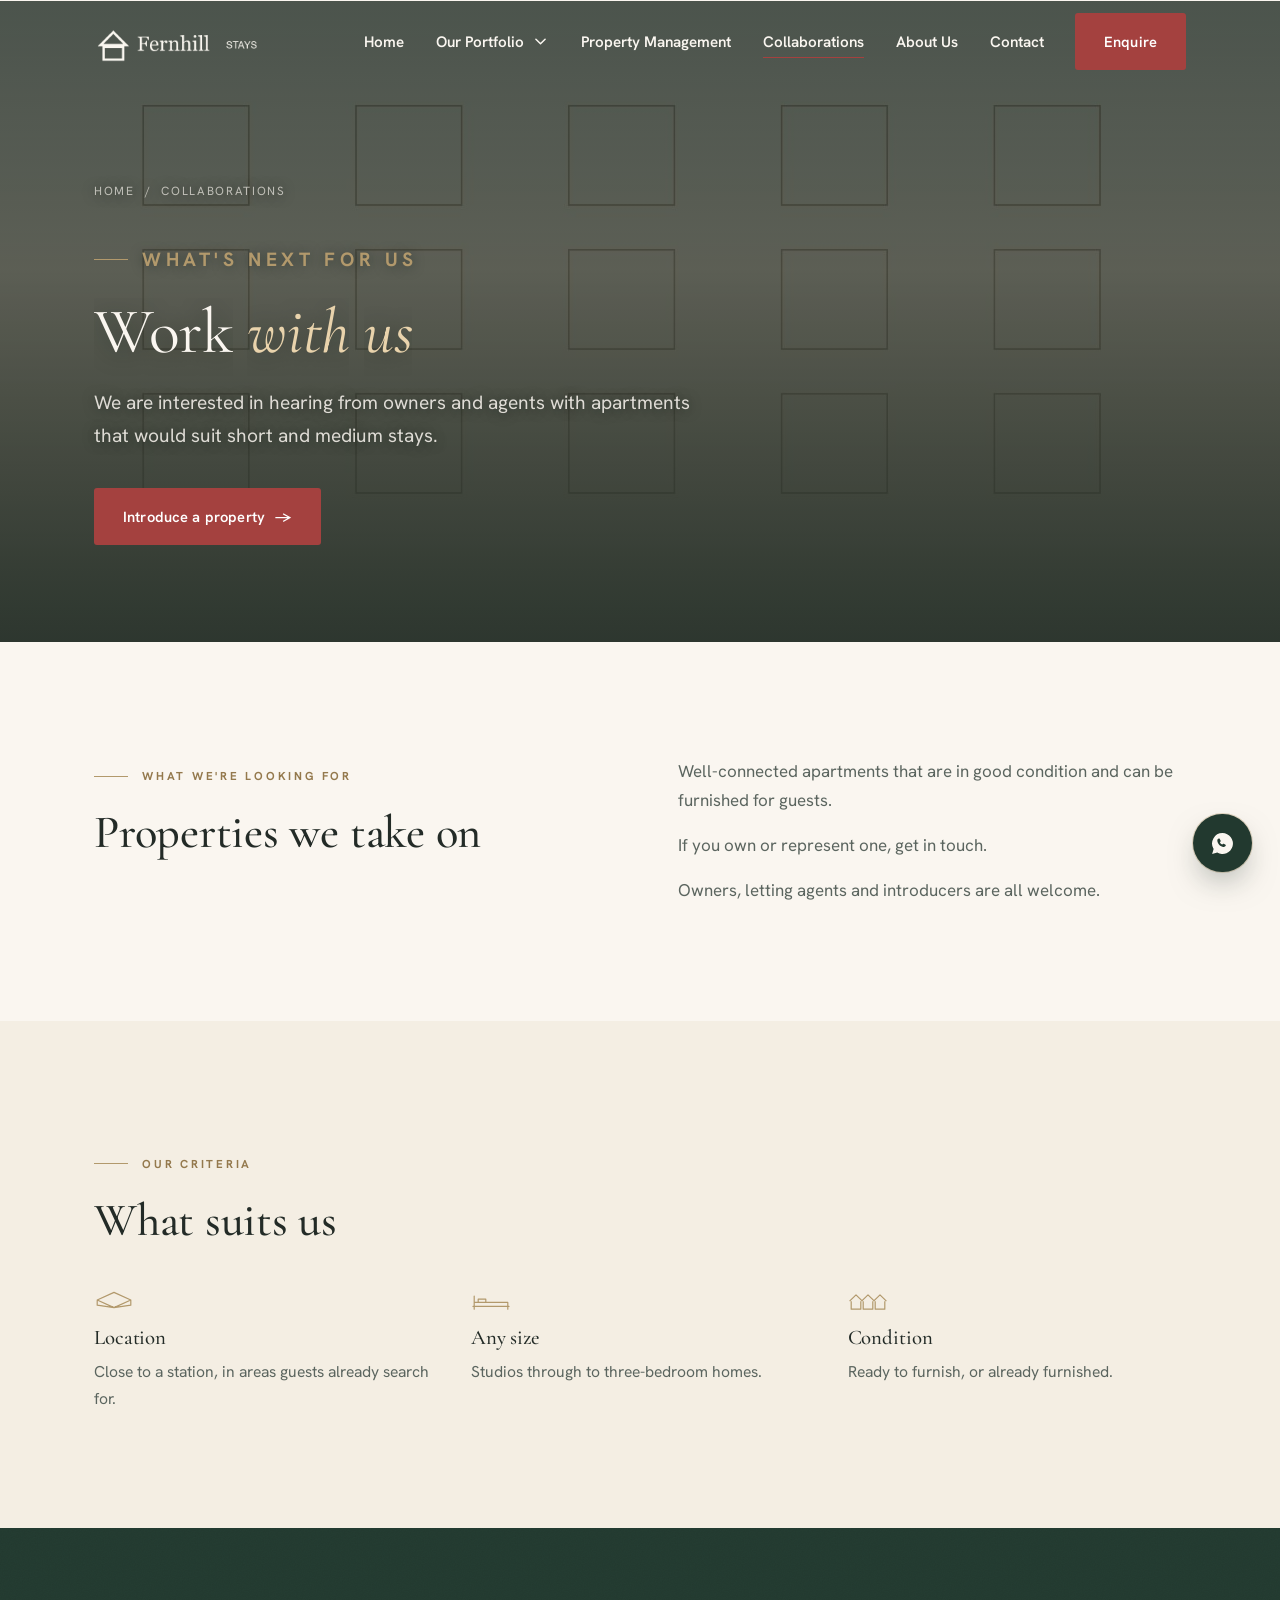
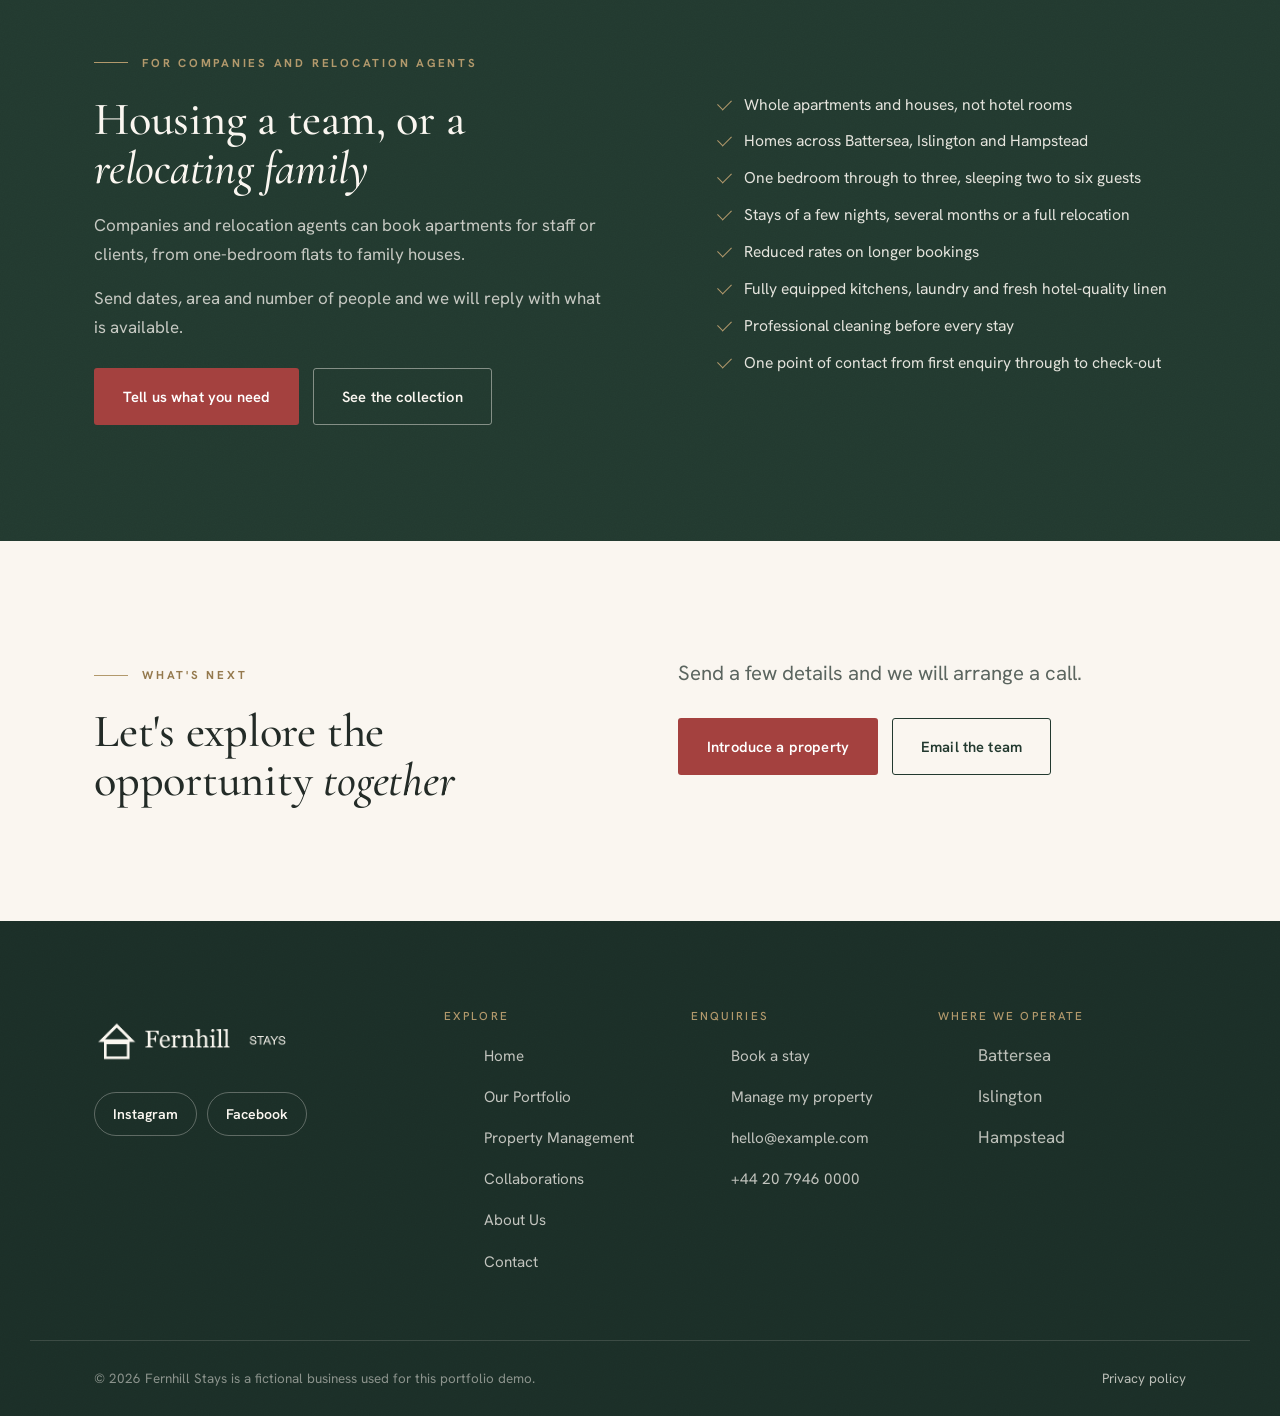
<file: collaborations.html>
<!DOCTYPE html>
<html lang="en">
<head>
  <meta charset="UTF-8">
  <meta name="viewport" content="width=device-width, initial-scale=1.0">
  <title>Collaborations | Fernhill Stays</title>
  <meta name="description" content="Work with Fernhill Stays: corporate stays and properties to manage.">
  <link rel="canonical" href="https://www.example.com/collaborations">
  <meta property="og:type" content="website">
  <meta property="og:url" content="https://www.example.com/collaborations">
  <meta property="og:title" content="Collaborations | Fernhill Stays">
  <meta property="og:description" content="Homes across London for companies housing employees and for relocation agents, plus property we are looking to take on.">
  <meta property="og:image" content="https://www.example.com/assets/images/og-image.png">
  <meta name="theme-color" content="#22392F">
  <link rel="icon" href="assets/brand/favicon-64.png" sizes="64x64">
  <link rel="apple-touch-icon" href="assets/brand/favicon-180.png">
  <link rel="preconnect" href="https://fonts.googleapis.com">
  <link rel="preconnect" href="https://fonts.gstatic.com" crossorigin>
  <link href="https://fonts.googleapis.com/css2?family=Cormorant+Garamond:ital,wght@0,400;0,500;0,600;1,400;1,500;1,600&family=Hanken+Grotesk:wght@400;500;600;700&display=swap" rel="stylesheet">
  <link rel="preload" as="image" href="assets/images/acquisitions-hero.jpg">
  <link rel="stylesheet" href="css/styles.css">
  <script type="application/ld+json">{"@context":"https://schema.org","@graph":[{"@type":"LocalBusiness","@id":"https://www.example.com/#organisation","name":"Fernhill Stays","legalName":"Fernhill Stays","url":"https://www.example.com/","logo":"https://www.example.com/assets/brand/logo-colour.png","image":"https://www.example.com/assets/images/og-image.png","description":"Fictional serviced-apartment business used for a website portfolio demo.","telephone":"+44 20 7946 0000","email":"hello@example.com","areaServed":{"@type":"City","name":"London"},"address":{"@type":"PostalAddress","addressLocality":"London","addressCountry":"GB"},"sameAs":["#","#"]}]}</script>
</head>
<body>
  <a class="skip-link" href="#main">Skip to content</a>

  <header class="site-header hero-attached">
    <div class="wrap nav">
      <a class="brand" href="./" aria-label="Fernhill Stays, home"><img class="logo-colour" src="assets/brand/logo-colour.png" alt="Fernhill Stays"><img class="logo-white" src="assets/brand/logo-white.png" alt="" aria-hidden="true"></a>
      <nav aria-label="Primary">
        <ul class="nav-links">
          <li><a href="./">Home</a></li>
          <!-- nav:portfolio --><li class="nav-drop">
            <span class="nav-drop-head"><a href="homes">Our Portfolio</a><button class="nav-drop-toggle" type="button" aria-expanded="false" aria-controls="portfolio-menu" aria-label="Show properties"><svg viewBox="0 0 12 7" aria-hidden="true" focusable="false"><path d="M1 1l5 5 5-5" fill="none" stroke="currentColor" stroke-width="1.6" stroke-linecap="round" stroke-linejoin="round"/></svg></button></span>
            <div class="nav-drop-panel" id="portfolio-menu">
              <div class="nav-drop-inner">
                <ul>
                <li><a href="home-riverside-court"><span class="nd-name">Riverside Court</span><span class="nd-area">Battersea</span></a></li>
                <li><a href="home-canal-view"><span class="nd-name">Canal View</span><span class="nd-area">Islington</span></a></li>
                <li><a href="home-maple-house"><span class="nd-name">Maple House</span><span class="nd-area">Hampstead</span></a></li>
                </ul>
                <a class="nav-drop-all" href="homes">View all homes <span aria-hidden="true">&rarr;</span></a>
              </div>
            </div>
          </li><!-- /nav:portfolio -->
          <li><a href="property-management">Property Management</a></li>
          <li><a href="collaborations" aria-current="page">Collaborations</a></li>
          <li><a href="about">About Us</a></li>
          <li><a href="contact">Contact</a></li>
        </ul>
      </nav>
      <div class="nav-right">
        <a class="btn btn-primary" href="contact?reason=owner">Enquire</a>
        <button class="nav-toggle" aria-label="Open menu" aria-controls="mobile-menu" aria-expanded="false"><span></span></button>
      </div>
    </div>
  </header>
  <div class="mobile-menu" id="mobile-menu">
    <a href="./">Home</a>
    <!-- mnav:portfolio --><div class="m-drop">
      <button class="m-drop-toggle" type="button" aria-expanded="false" aria-controls="m-portfolio-menu">Our Portfolio <svg viewBox="0 0 12 7" aria-hidden="true" focusable="false"><path d="M1 1l5 5 5-5" fill="none" stroke="currentColor" stroke-width="1.6" stroke-linecap="round" stroke-linejoin="round"/></svg></button>
      <div class="m-drop-panel" id="m-portfolio-menu">
        <a href="home-riverside-court"><span class="m-name">Riverside Court</span><span class="m-area">Battersea</span></a>
        <a href="home-canal-view"><span class="m-name">Canal View</span><span class="m-area">Islington</span></a>
        <a href="home-maple-house"><span class="m-name">Maple House</span><span class="m-area">Hampstead</span></a>
        <a class="m-drop-all" href="homes">View all homes</a>
      </div>
    </div>
    <!-- /mnav:portfolio -->
    <a href="property-management">Property Management</a>
    <a href="collaborations">Collaborations</a>
    <a href="about">About Us</a>
    <a href="contact">Contact</a>
    <a class="btn btn-primary btn-block" href="contact?reason=owner">Enquire</a>
  </div>

  <main id="main">
    <section class="page-hero">
      <div class="page-hero-bg"><img width="2000" height="1125" src="assets/images/acquisitions-hero.jpg" alt="" fetchpriority="high"></div>
      <div class="wrap">
        <div class="breadcrumb"><a href="./">Home</a> <span aria-hidden="true">/</span> <span>Collaborations</span></div>
        <p class="eyebrow">What's next for us</p>
        <h1>Work <em>with us</em></h1>
        <p>We are interested in hearing from owners and agents with apartments that would suit short and medium stays.</p>
        <div class="hero-actions">
          <a class="btn btn-primary" href="contact?reason=acquisition">Introduce a property <span class="arw" aria-hidden="true">&rarr;</span></a>
        </div>
      </div>
    </section>


    <!-- What we're looking for -->
    <section class="section">
      <div class="wrap two-col top">
        <div class="reveal">
          <p class="eyebrow">What we're looking for</p>
          <h2 class="h2">Properties we take on</h2>
        </div>
        <div class="reveal" data-d="1">
          <p>Well-connected apartments that are in good condition and can be furnished for guests.</p>
          <p style="margin-top:16px">If you own or represent one, get in touch.</p>
          <p style="margin-top:16px">Owners, letting agents and introducers are all welcome.</p>
        </div>
      </div>
    </section>

    <!-- Criteria -->
    <section class="section paper-band">
      <div class="wrap">
        <div class="section-head reveal" style="margin-bottom:clamp(28px,4vw,44px)">
          <p class="eyebrow">Our criteria</p>
          <h2 class="h2">What suits us</h2>
        </div>
        <div class="feature-grid">
          <div class="feature reveal">
            <svg class="fmark" viewBox="0 0 100 54" aria-hidden="true"><path d="M50 8 L92 27 L50 46 L8 27 Z M8 27 V40 L50 46 M92 27 V40 L50 46" fill="none" stroke="currentColor" stroke-width="3" stroke-linejoin="round"/></svg>
            <h3>Location</h3>
            <p>Close to a station, in areas guests already search for.</p>
          </div>
          <div class="feature reveal" data-d="1">
            <svg class="fmark" viewBox="0 0 100 54" aria-hidden="true"><path d="M8 50 V17 M8 33 H92 M92 33 V50 M5 43 H95 M18 33 V25 h19 v8" fill="none" stroke="currentColor" stroke-width="3" stroke-linejoin="round" stroke-linecap="round"/></svg>
            <h3>Any size</h3>
            <p>Studios through to three-bedroom homes.</p>
          </div>
          <div class="feature reveal" data-d="2">
            <svg class="fmark" viewBox="0 0 100 54" aria-hidden="true"><path d="M4 30 L20 14 L36 30 M8 30 V50 H32 V30 M34 30 L50 14 L66 30 M38 30 V50 H62 V30 M64 30 L80 14 L96 30 M68 30 V50 H92 V30" fill="none" stroke="currentColor" stroke-width="3" stroke-linejoin="round"/></svg>
            <h3>Condition</h3>
            <p>Ready to furnish, or already furnished.</p>
          </div>
        </div>
      </div>
    </section>

    <!-- Corporate stays -->
    <section class="section pine-band on-pine">
      <div class="wrap two-col">
        <div class="reveal">
          <p class="eyebrow">For companies and relocation agents</p>
          <h2 class="h2">Housing a team, or a <em>relocating family</em></h2>
          <p style="margin-top:18px">Companies and relocation agents can book apartments for staff or clients, from one-bedroom flats to family houses.</p>
          <p style="margin-top:14px">Send dates, area and number of people and we will reply with what is available.</p>
          <div class="cta-actions" style="justify-content:flex-start;margin-top:26px">
            <a class="btn btn-primary" href="contact?reason=guest">Tell us what you need</a>
            <a class="btn btn-line-light" href="homes">See the collection</a>
          </div>
        </div>
        <div class="reveal" data-d="1">
          <ul class="included" style="grid-template-columns:1fr">
            <li>Whole apartments and houses, not hotel rooms</li>
            <li>Homes across Battersea, Islington and Hampstead</li>
            <li>One bedroom through to three, sleeping two to six guests</li>
            <li>Stays of a few nights, several months or a full relocation</li>
            <li>Reduced rates on longer bookings</li>
            <li>Fully equipped kitchens, laundry and fresh hotel-quality linen</li>
            <li>Professional cleaning before every stay</li>
            <li>One point of contact from first enquiry through to check-out</li>
          </ul>
        </div>
      </div>
    </section>

    <!-- What's next -->
    <section class="section">
      <div class="wrap two-col top">
        <div class="reveal">
          <p class="eyebrow">What's next</p>
          <h2 class="h2">Let's explore the opportunity <em>together</em></h2>
        </div>
        <div class="reveal" data-d="1">
          <p class="lede">Send a few details and we will arrange a call.</p>
          <div class="cta-actions" style="justify-content:flex-start;margin-top:28px">
            <a class="btn btn-primary" href="contact?reason=acquisition">Introduce a property</a>
            <a class="btn btn-line" href="mailto:hello@example.com?subject=Property%20opportunity">Email the team</a>
          </div>
        </div>
      </div>
    </section>

  </main>

  <footer class="site-footer">
    <div class="wrap footer-top">
      <div class="footer-brand">
        <a class="brand" href="./" aria-label="Fernhill Stays, home"><img src="assets/brand/logo-white.png" alt="Fernhill Stays"></a>
        <div class="social-links">
          <a href="#" target="_blank" rel="noopener">Instagram</a>
          <a href="#" target="_blank" rel="noopener">Facebook</a>
        </div>
      </div>
      <div class="footer-col"><h3>Explore</h3><ul>
        <li><a href="./">Home</a></li>
        <li><a href="homes">Our Portfolio</a></li>
        <li><a href="property-management">Property Management</a></li>
        <li><a href="collaborations">Collaborations</a></li>
        <li><a href="about">About Us</a></li>
        <li><a href="contact">Contact</a></li>
      </ul></div>
      <div class="footer-col"><h3>Enquiries</h3><ul>
        <li><a href="contact?reason=guest">Book a stay</a></li>
        <li><a href="contact?reason=owner">Manage my property</a></li>
        <li><a href="mailto:hello@example.com">hello@example.com</a></li>
        <li><a href="tel:+442079460000">+44 20 7946 0000</a></li>
      </ul></div>
      <div class="footer-col"><h3>Where we operate</h3><ul>
        <li>Battersea</li>
        <li>Islington</li>
        <li>Hampstead</li>
      </ul></div>
    </div>
    <div class="wrap footer-bottom">
      <span>&copy; <span class="js-year">2026</span> Fernhill Stays is a fictional business used for this portfolio demo.</span>
      <a href="privacy">Privacy policy</a>
    </div>
  </footer>

  <!-- WhatsApp -->
  <a class="wa-float" href="https://wa.me/442079460000" target="_blank" rel="noopener" aria-label="Message Fernhill Stays on WhatsApp"><svg viewBox="0 0 24 24" aria-hidden="true"><path class="wa-bubble" fill="currentColor" d="M12 2a10 10 0 0 0-8.53 15.23L2.05 22l4.9-1.38A10 10 0 1 0 12 2z"/><path class="wa-handset" d="M8.62 7.35c.3-.1.63.02.78.3l.85 1.6c.14.27.09.6-.12.81l-.7.72c.5.99 1.3 1.79 2.29 2.29l.72-.7c.21-.21.54-.26.81-.12l1.6.85c.28.15.4.48.3.78-.3.92-1.2 1.5-2.16 1.39-3.12-.35-5.6-2.83-5.95-5.95-.11-.96.47-1.86 1.39-2.16z"/></svg><span class="wa-label">Chat on WhatsApp</span></a>

  <script src="js/main.js" defer></script>
  <script src="js/motion.js" defer></script>
</body>
</html>
</file>
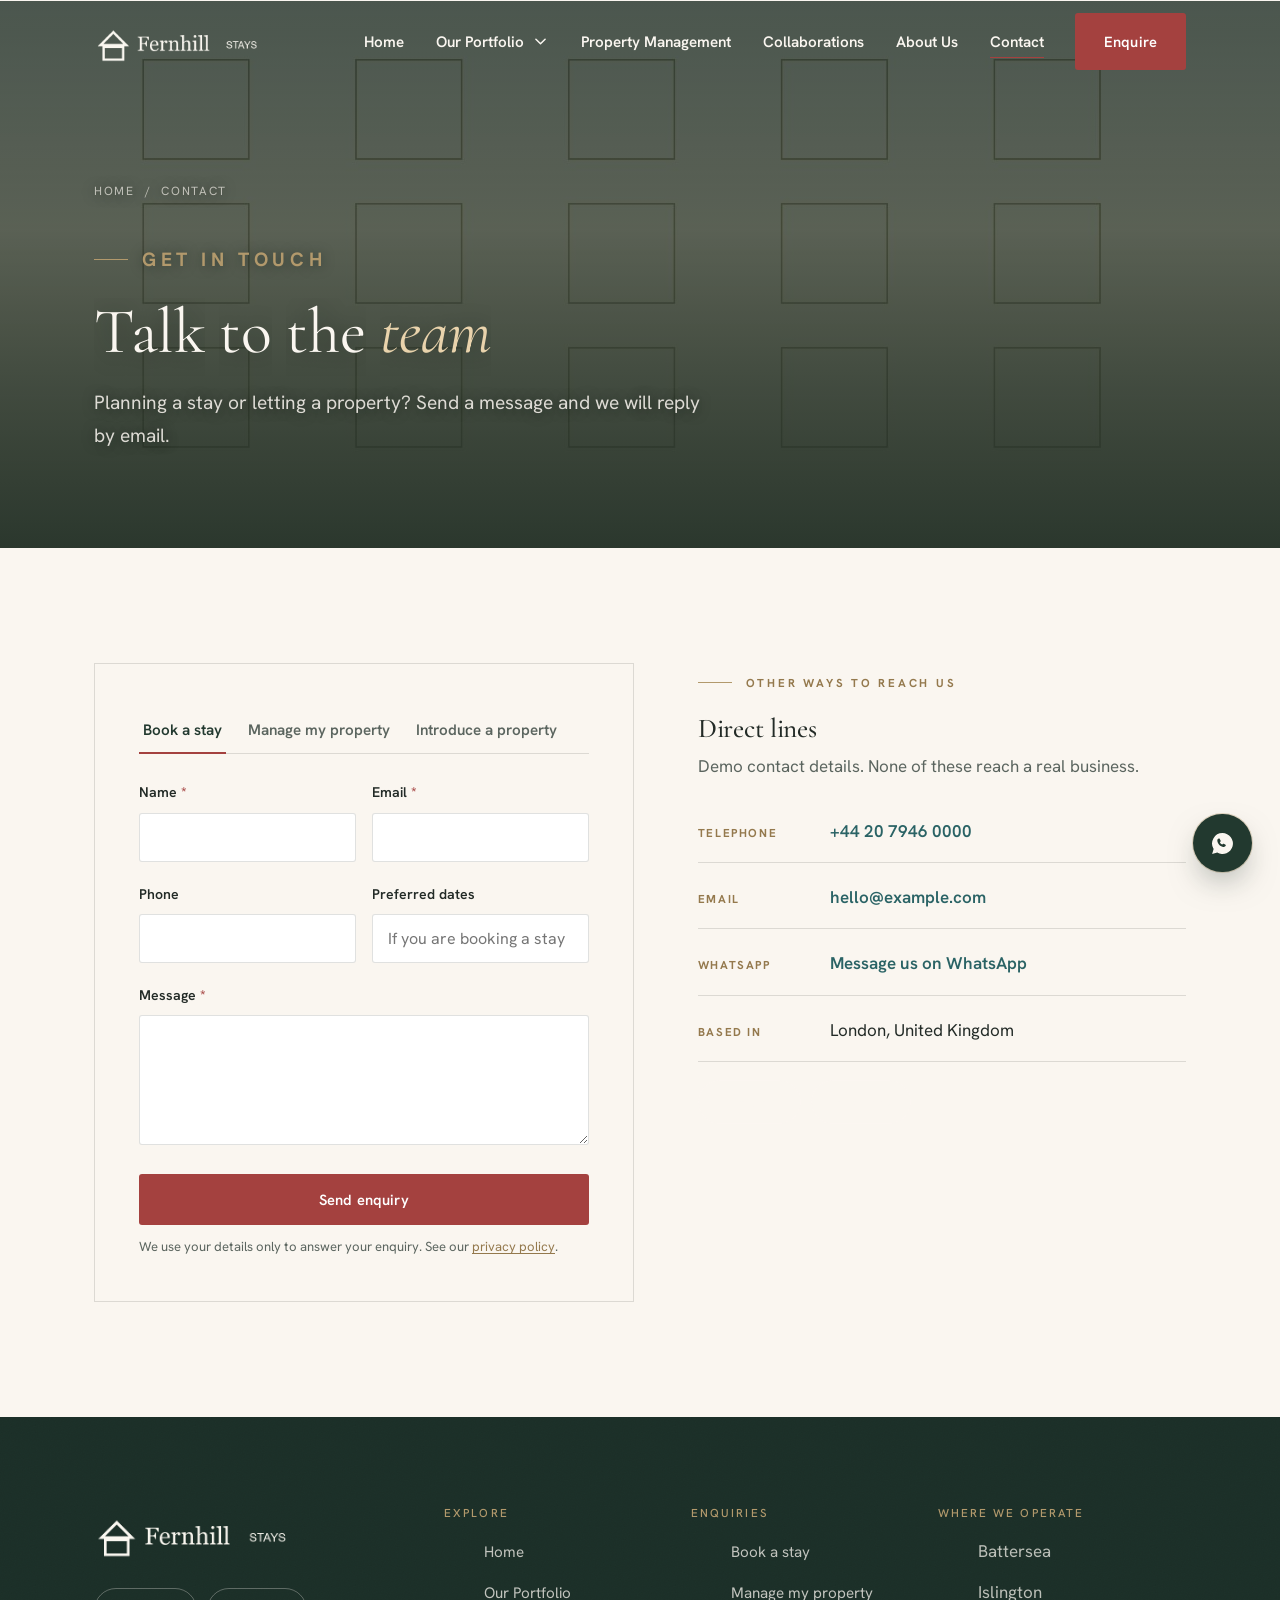
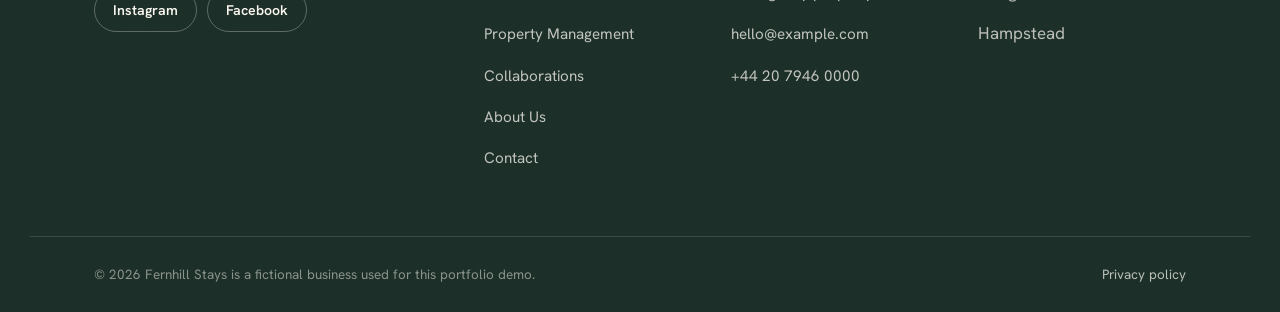
<file: contact.html>
<!DOCTYPE html>
<html lang="en">
<head>
  <meta charset="UTF-8">
  <meta name="viewport" content="width=device-width, initial-scale=1.0">
  <title>Contact | Fernhill Stays</title>
  <meta name="description" content="Enquire about a stay or about letting your property.">
  <link rel="canonical" href="https://www.example.com/contact">
  <meta property="og:type" content="website">
  <meta property="og:url" content="https://www.example.com/contact">
  <meta property="og:title" content="Contact | Fernhill Stays">
  <meta property="og:description" content="Enquire about a stay or property management in central London.">
  <meta property="og:image" content="https://www.example.com/assets/images/og-image.png">
  <meta name="theme-color" content="#22392F">
  <link rel="icon" href="assets/brand/favicon-64.png" sizes="64x64">
  <link rel="apple-touch-icon" href="assets/brand/favicon-180.png">
  <link rel="preconnect" href="https://fonts.googleapis.com">
  <link rel="preconnect" href="https://fonts.gstatic.com" crossorigin>
  <link href="https://fonts.googleapis.com/css2?family=Cormorant+Garamond:ital,wght@0,400;0,500;0,600;1,400;1,500;1,600&family=Hanken+Grotesk:wght@400;500;600;700&display=swap" rel="stylesheet">
  
  <link rel="stylesheet" href="css/styles.css">
  <script type="application/ld+json">{"@context":"https://schema.org","@graph":[{"@type":"LocalBusiness","@id":"https://www.example.com/#organisation","name":"Fernhill Stays","legalName":"Fernhill Stays","url":"https://www.example.com/","logo":"https://www.example.com/assets/brand/logo-colour.png","image":"https://www.example.com/assets/images/og-image.png","description":"Fictional serviced-apartment business used for a website portfolio demo.","telephone":"+44 20 7946 0000","email":"hello@example.com","areaServed":{"@type":"City","name":"London"},"address":{"@type":"PostalAddress","addressLocality":"London","addressCountry":"GB"},"sameAs":["#","#"]}]}</script>
</head>
<body>
  <a class="skip-link" href="#main">Skip to content</a>

  <header class="site-header hero-attached">
    <div class="wrap nav">
      <a class="brand" href="./" aria-label="Fernhill Stays, home"><img class="logo-colour" src="assets/brand/logo-colour.png" alt="Fernhill Stays"><img class="logo-white" src="assets/brand/logo-white.png" alt="" aria-hidden="true"></a>
      <nav aria-label="Primary">
        <ul class="nav-links">
          <li><a href="./">Home</a></li>
          <!-- nav:portfolio --><li class="nav-drop">
            <span class="nav-drop-head"><a href="homes">Our Portfolio</a><button class="nav-drop-toggle" type="button" aria-expanded="false" aria-controls="portfolio-menu" aria-label="Show properties"><svg viewBox="0 0 12 7" aria-hidden="true" focusable="false"><path d="M1 1l5 5 5-5" fill="none" stroke="currentColor" stroke-width="1.6" stroke-linecap="round" stroke-linejoin="round"/></svg></button></span>
            <div class="nav-drop-panel" id="portfolio-menu">
              <div class="nav-drop-inner">
                <ul>
                <li><a href="home-riverside-court"><span class="nd-name">Riverside Court</span><span class="nd-area">Battersea</span></a></li>
                <li><a href="home-canal-view"><span class="nd-name">Canal View</span><span class="nd-area">Islington</span></a></li>
                <li><a href="home-maple-house"><span class="nd-name">Maple House</span><span class="nd-area">Hampstead</span></a></li>
                </ul>
                <a class="nav-drop-all" href="homes">View all homes <span aria-hidden="true">&rarr;</span></a>
              </div>
            </div>
          </li><!-- /nav:portfolio -->
          <li><a href="property-management">Property Management</a></li>
          <li><a href="collaborations">Collaborations</a></li>
          <li><a href="about">About Us</a></li>
          <li><a href="contact" aria-current="page">Contact</a></li>
        </ul>
      </nav>
      <div class="nav-right">
        <a class="btn btn-primary" href="contact">Enquire</a>
        <button class="nav-toggle" aria-label="Open menu" aria-controls="mobile-menu" aria-expanded="false"><span></span></button>
      </div>
    </div>
  </header>
  <div class="mobile-menu" id="mobile-menu">
    <a href="./">Home</a>
    <!-- mnav:portfolio --><div class="m-drop">
      <button class="m-drop-toggle" type="button" aria-expanded="false" aria-controls="m-portfolio-menu">Our Portfolio <svg viewBox="0 0 12 7" aria-hidden="true" focusable="false"><path d="M1 1l5 5 5-5" fill="none" stroke="currentColor" stroke-width="1.6" stroke-linecap="round" stroke-linejoin="round"/></svg></button>
      <div class="m-drop-panel" id="m-portfolio-menu">
        <a href="home-riverside-court"><span class="m-name">Riverside Court</span><span class="m-area">Battersea</span></a>
        <a href="home-canal-view"><span class="m-name">Canal View</span><span class="m-area">Islington</span></a>
        <a href="home-maple-house"><span class="m-name">Maple House</span><span class="m-area">Hampstead</span></a>
        <a class="m-drop-all" href="homes">View all homes</a>
      </div>
    </div>
    <!-- /mnav:portfolio -->
    <a href="property-management">Property Management</a>
    <a href="collaborations">Collaborations</a>
    <a href="about">About Us</a>
    <a href="contact">Contact</a>
    <a class="btn btn-primary btn-block" href="contact">Enquire</a>
  </div>

  <main id="main">
    <section class="page-hero">
      <div class="page-hero-bg"><img width="2000" height="1125" src="assets/images/contact-hero.jpg" alt="" fetchpriority="high"></div>
      <div class="wrap">
        <div class="breadcrumb"><a href="./">Home</a> <span aria-hidden="true">/</span> <span>Contact</span></div>
        <p class="eyebrow">Get in touch</p>
        <h1>Talk to the <em>team</em></h1>
        <p>Planning a stay or letting a property? Send a message and we will reply by email.</p>
      </div>
    </section>

    <section class="section">
      <div class="wrap contact-grid">
        <!-- form -->
        <div class="reveal">
          <div class="form-card">
            <div class="tabs" role="tablist" aria-label="Choose enquiry type">
              <button class="tab" role="tab" data-reason="guest" aria-selected="true">Book a stay</button>
              <button class="tab" role="tab" data-reason="owner" aria-selected="false">Manage my property</button>
              <button class="tab" role="tab" data-reason="acquisition" aria-selected="false">Introduce a property</button>
            </div>
            <form data-validate novalidate>
              <input type="hidden" id="reason" name="reason" value="guest">
              <div class="form-status" role="status" aria-live="polite"></div>
              <div class="field-row">
                <div class="field">
                  <label for="c-name">Name <span class="req" aria-hidden="true">*</span></label>
                  <input id="c-name" name="name" type="text" required autocomplete="name">
                  <span class="field-error">Please enter your name.</span>
                </div>
                <div class="field">
                  <label for="c-email">Email <span class="req" aria-hidden="true">*</span></label>
                  <input id="c-email" name="email" type="email" required autocomplete="email">
                  <span class="field-error">Please enter a valid email.</span>
                </div>
              </div>
              <div class="field-row">
                <div class="field">
                  <label for="c-phone">Phone</label>
                  <input id="c-phone" name="phone" type="tel" autocomplete="tel">
                </div>
                <div class="field">
                  <label for="c-dates">Preferred dates</label>
                  <input id="c-dates" name="dates" type="text" placeholder="If you are booking a stay">
                </div>
              </div>
              <div class="field">
                <label for="message">Message <span class="req" aria-hidden="true">*</span></label>
                <textarea id="message" name="message" required></textarea>
                <span class="field-error">Please add a short message.</span>
              </div>
              <button class="btn btn-primary btn-block" type="submit">Send enquiry</button>
              <p class="form-privacy">We use your details only to answer your enquiry. See our <a href="privacy">privacy policy</a>.</p>
            </form>
          </div>
        </div>

        <!-- direct -->
        <div class="reveal" data-d="1">
          <p class="eyebrow">Other ways to reach us</p>
          <h2 class="h3" style="margin-bottom:8px">Direct lines</h2>
          <p style="margin-bottom:20px">Demo contact details. None of these reach a real business.</p>
          <div class="contact-list">
            <div class="contact-row"><span class="clabel">Telephone</span><a class="cval" href="tel:+442079460000">+44 20 7946 0000</a></div>
            <div class="contact-row"><span class="clabel">Email</span><a class="cval" href="mailto:hello@example.com">hello@example.com</a></div>
            <div class="contact-row"><span class="clabel">WhatsApp</span><a class="cval" href="https://wa.me/442079460000" target="_blank" rel="noopener">Message us on WhatsApp</a></div>
            <div class="contact-row"><span class="clabel">Based in</span><span class="cval">London, United Kingdom</span></div>
          </div>
          <div class="social-links">
            <a href="#" target="_blank" rel="noopener">Instagram</a>
            <a href="#" target="_blank" rel="noopener">Facebook</a>
          </div>
        </div>
      </div>
    </section>
  </main>

  <footer class="site-footer">
    <div class="wrap footer-top">
      <div class="footer-brand">
        <a class="brand" href="./" aria-label="Fernhill Stays, home"><img src="assets/brand/logo-white.png" alt="Fernhill Stays"></a>
        <div class="social-links">
          <a href="#" target="_blank" rel="noopener">Instagram</a>
          <a href="#" target="_blank" rel="noopener">Facebook</a>
        </div>
      </div>
      <div class="footer-col"><h3>Explore</h3><ul>
        <li><a href="./">Home</a></li>
        <li><a href="homes">Our Portfolio</a></li>
        <li><a href="property-management">Property Management</a></li>
        <li><a href="collaborations">Collaborations</a></li>
        <li><a href="about">About Us</a></li>
        <li><a href="contact">Contact</a></li>
      </ul></div>
      <div class="footer-col"><h3>Enquiries</h3><ul>
        <li><a href="contact?reason=guest">Book a stay</a></li>
        <li><a href="contact?reason=owner">Manage my property</a></li>
        <li><a href="mailto:hello@example.com">hello@example.com</a></li>
        <li><a href="tel:+442079460000">+44 20 7946 0000</a></li>
      </ul></div>
      <div class="footer-col"><h3>Where we operate</h3><ul>
        <li>Battersea</li>
        <li>Islington</li>
        <li>Hampstead</li>
      </ul></div>
    </div>
    <div class="wrap footer-bottom">
      <span>&copy; <span class="js-year">2026</span> Fernhill Stays is a fictional business used for this portfolio demo.</span>
      <a href="privacy">Privacy policy</a>
    </div>
  </footer>

  <!-- WhatsApp -->
  <a class="wa-float" href="https://wa.me/442079460000" target="_blank" rel="noopener" aria-label="Message Fernhill Stays on WhatsApp"><svg viewBox="0 0 24 24" aria-hidden="true"><path class="wa-bubble" fill="currentColor" d="M12 2a10 10 0 0 0-8.53 15.23L2.05 22l4.9-1.38A10 10 0 1 0 12 2z"/><path class="wa-handset" d="M8.62 7.35c.3-.1.63.02.78.3l.85 1.6c.14.27.09.6-.12.81l-.7.72c.5.99 1.3 1.79 2.29 2.29l.72-.7c.21-.21.54-.26.81-.12l1.6.85c.28.15.4.48.3.78-.3.92-1.2 1.5-2.16 1.39-3.12-.35-5.6-2.83-5.95-5.95-.11-.96.47-1.86 1.39-2.16z"/></svg><span class="wa-label">Chat on WhatsApp</span></a>

  <script src="js/main.js" defer></script>
  <script src="js/motion.js" defer></script>
</body>
</html>
</file>
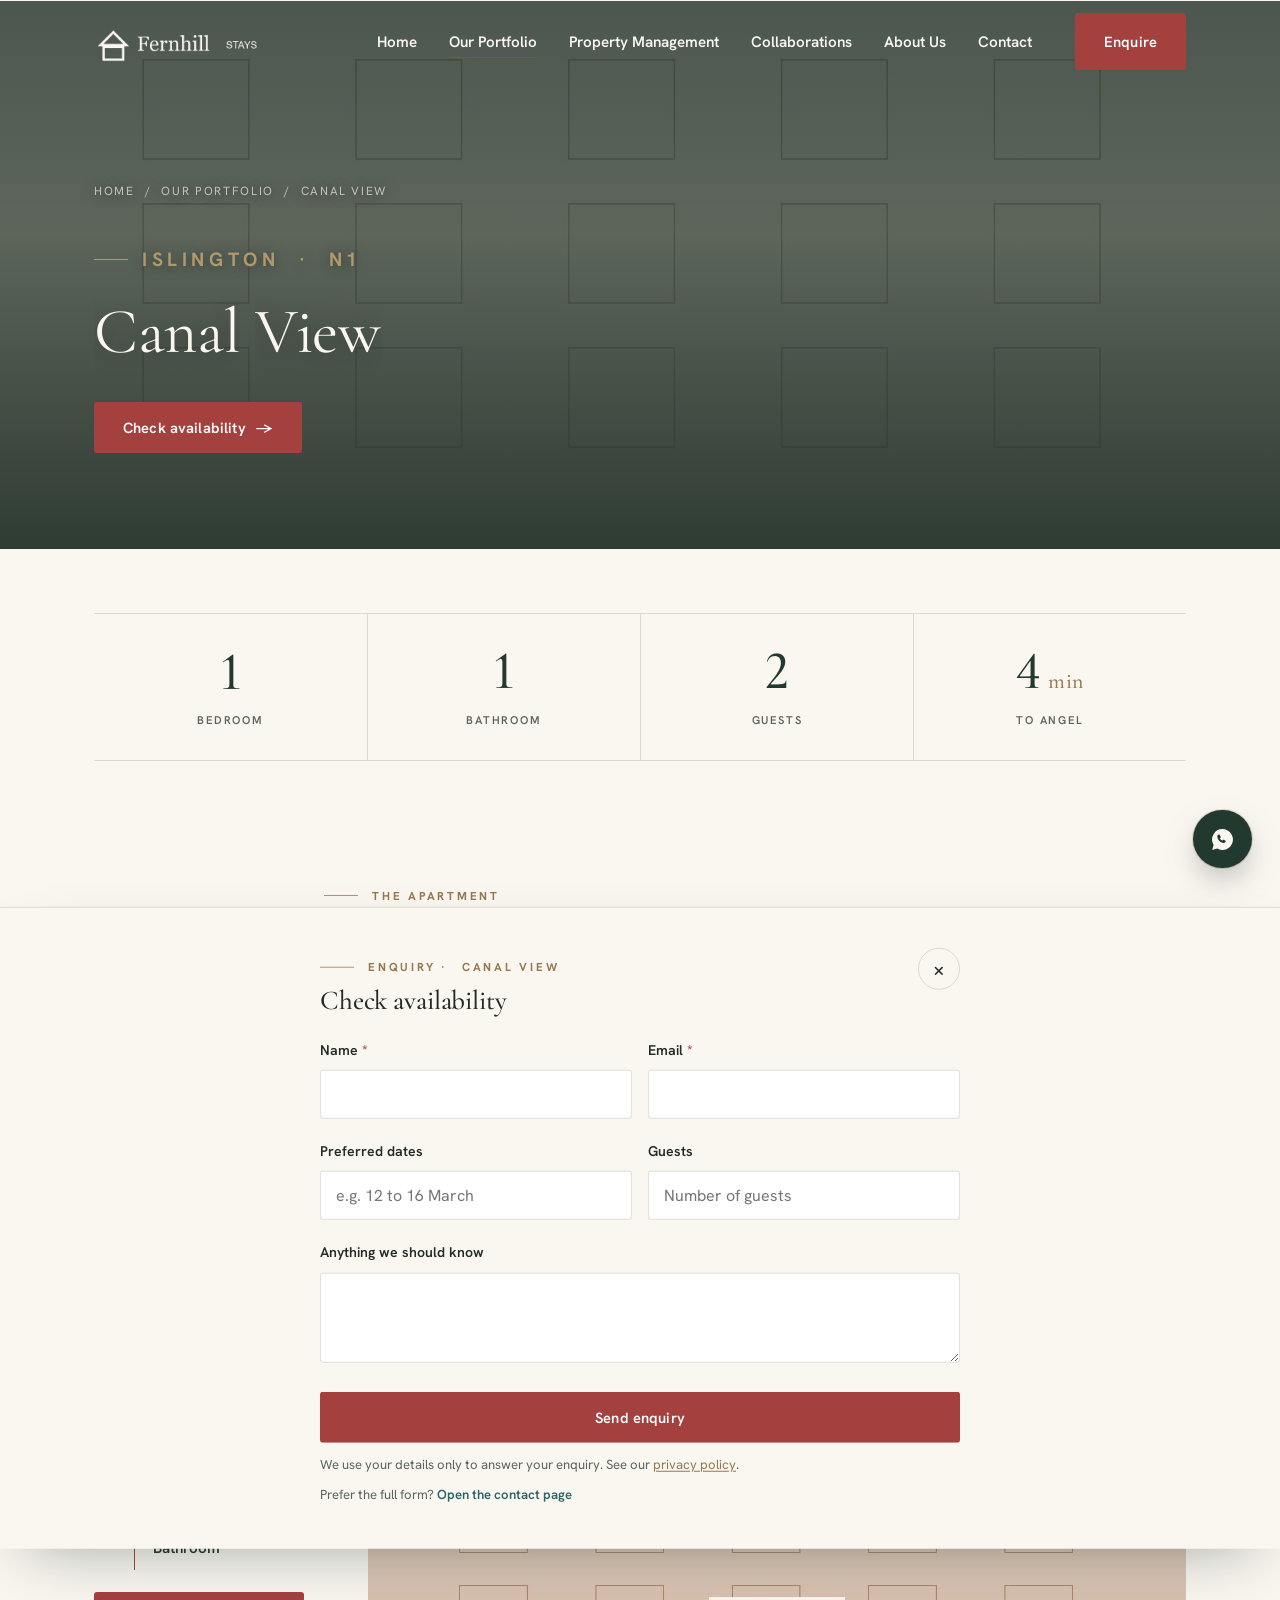
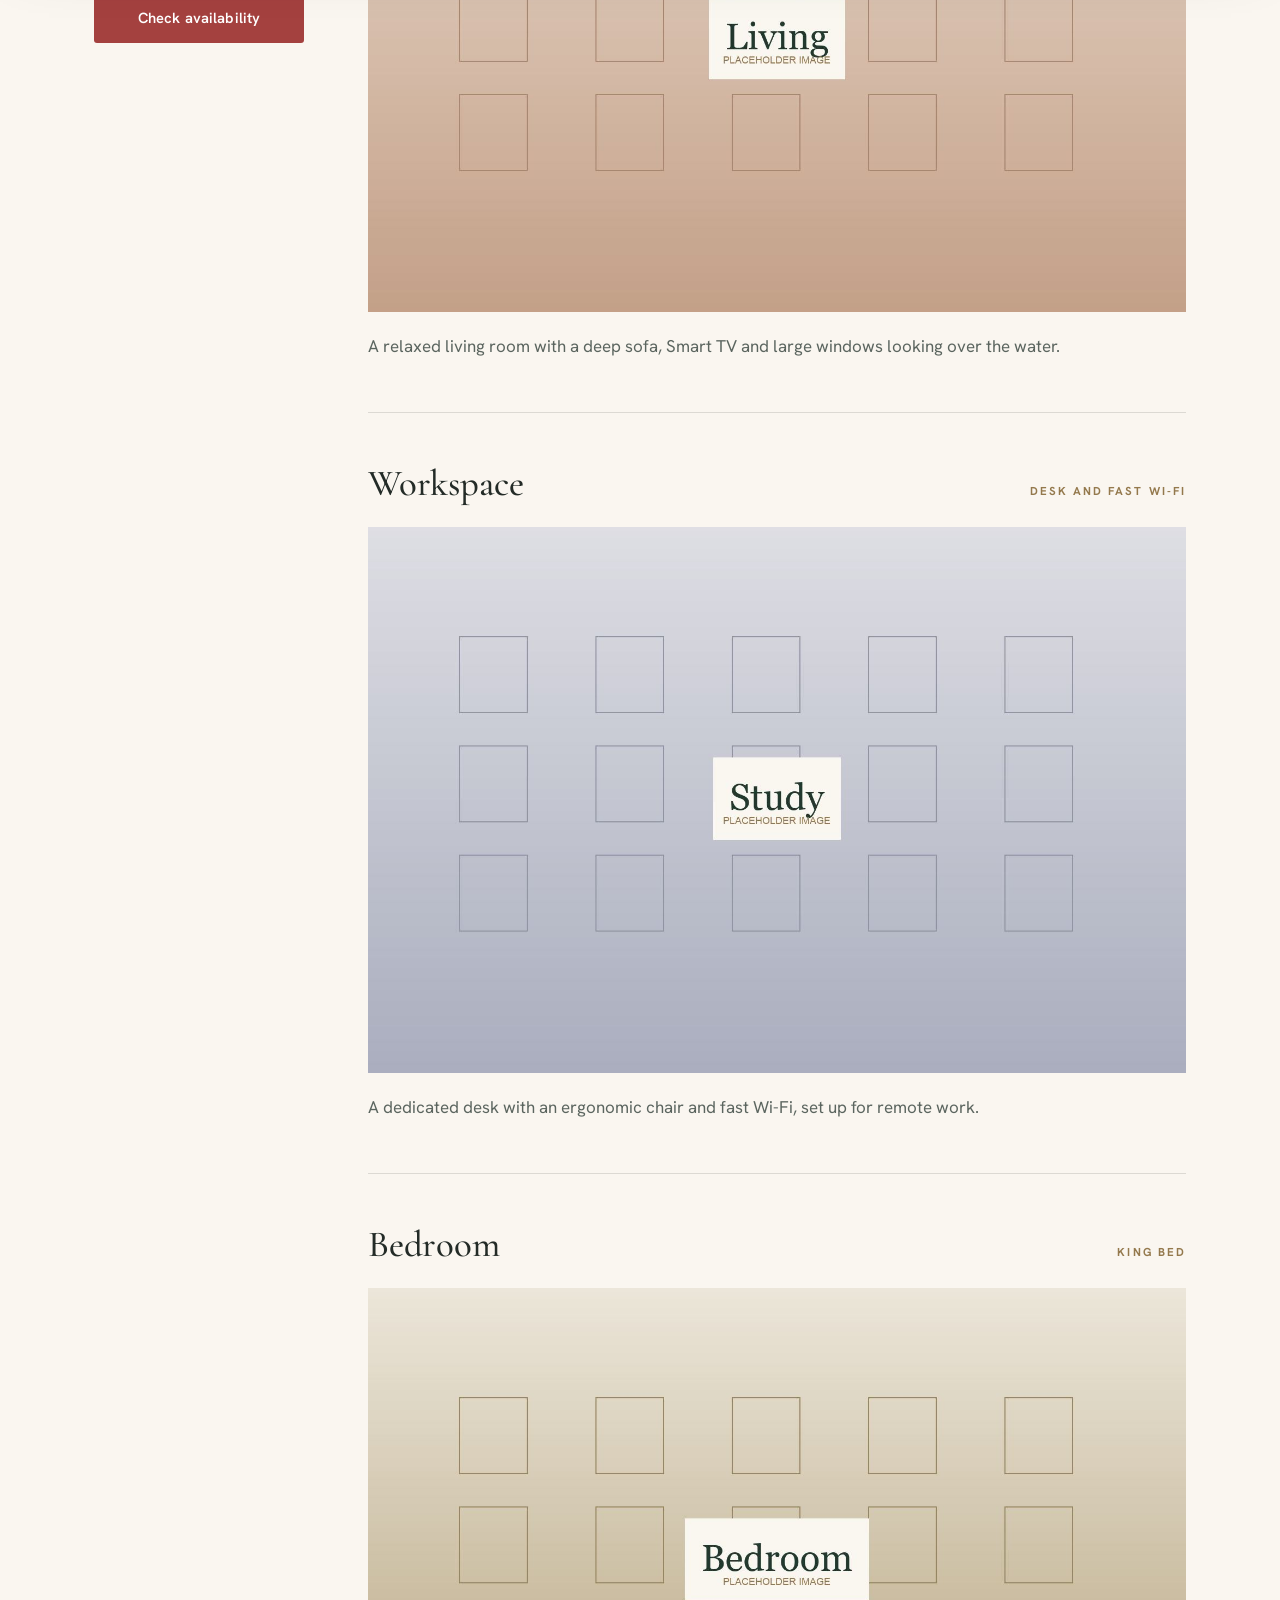
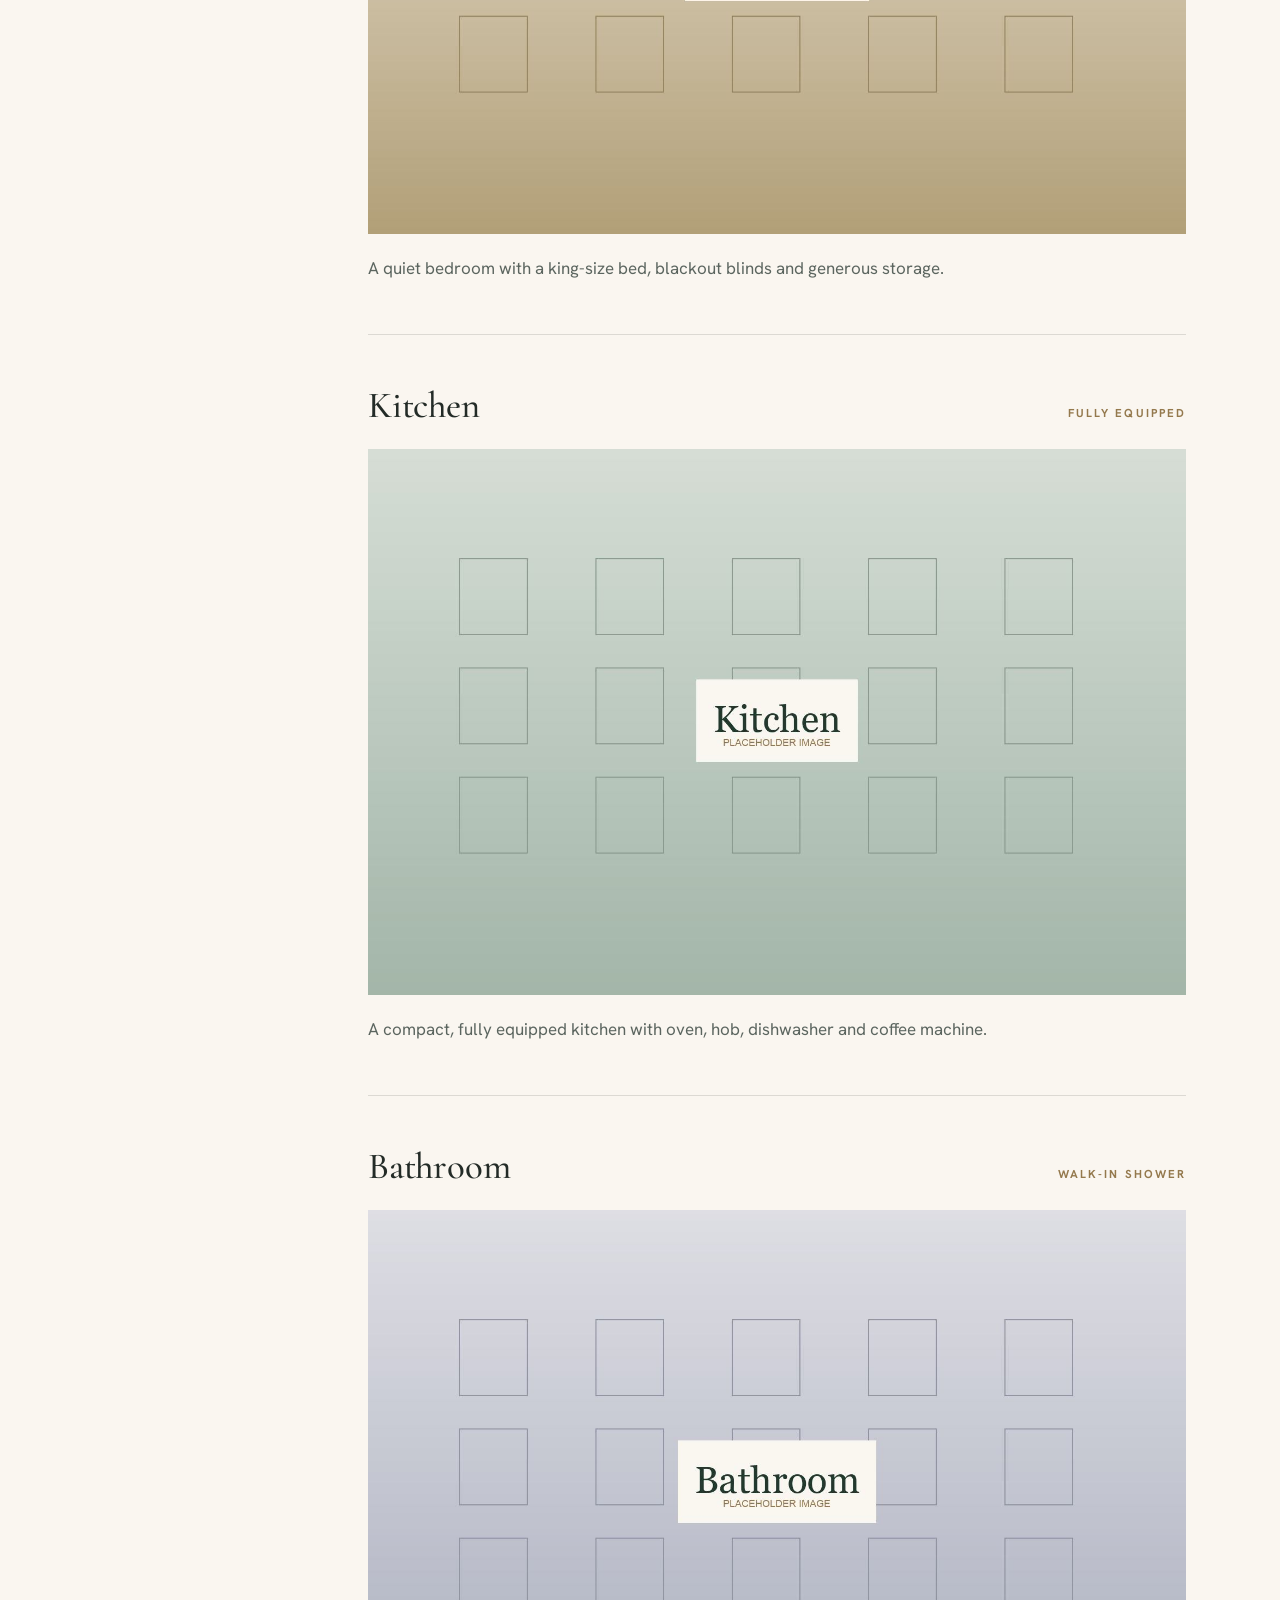
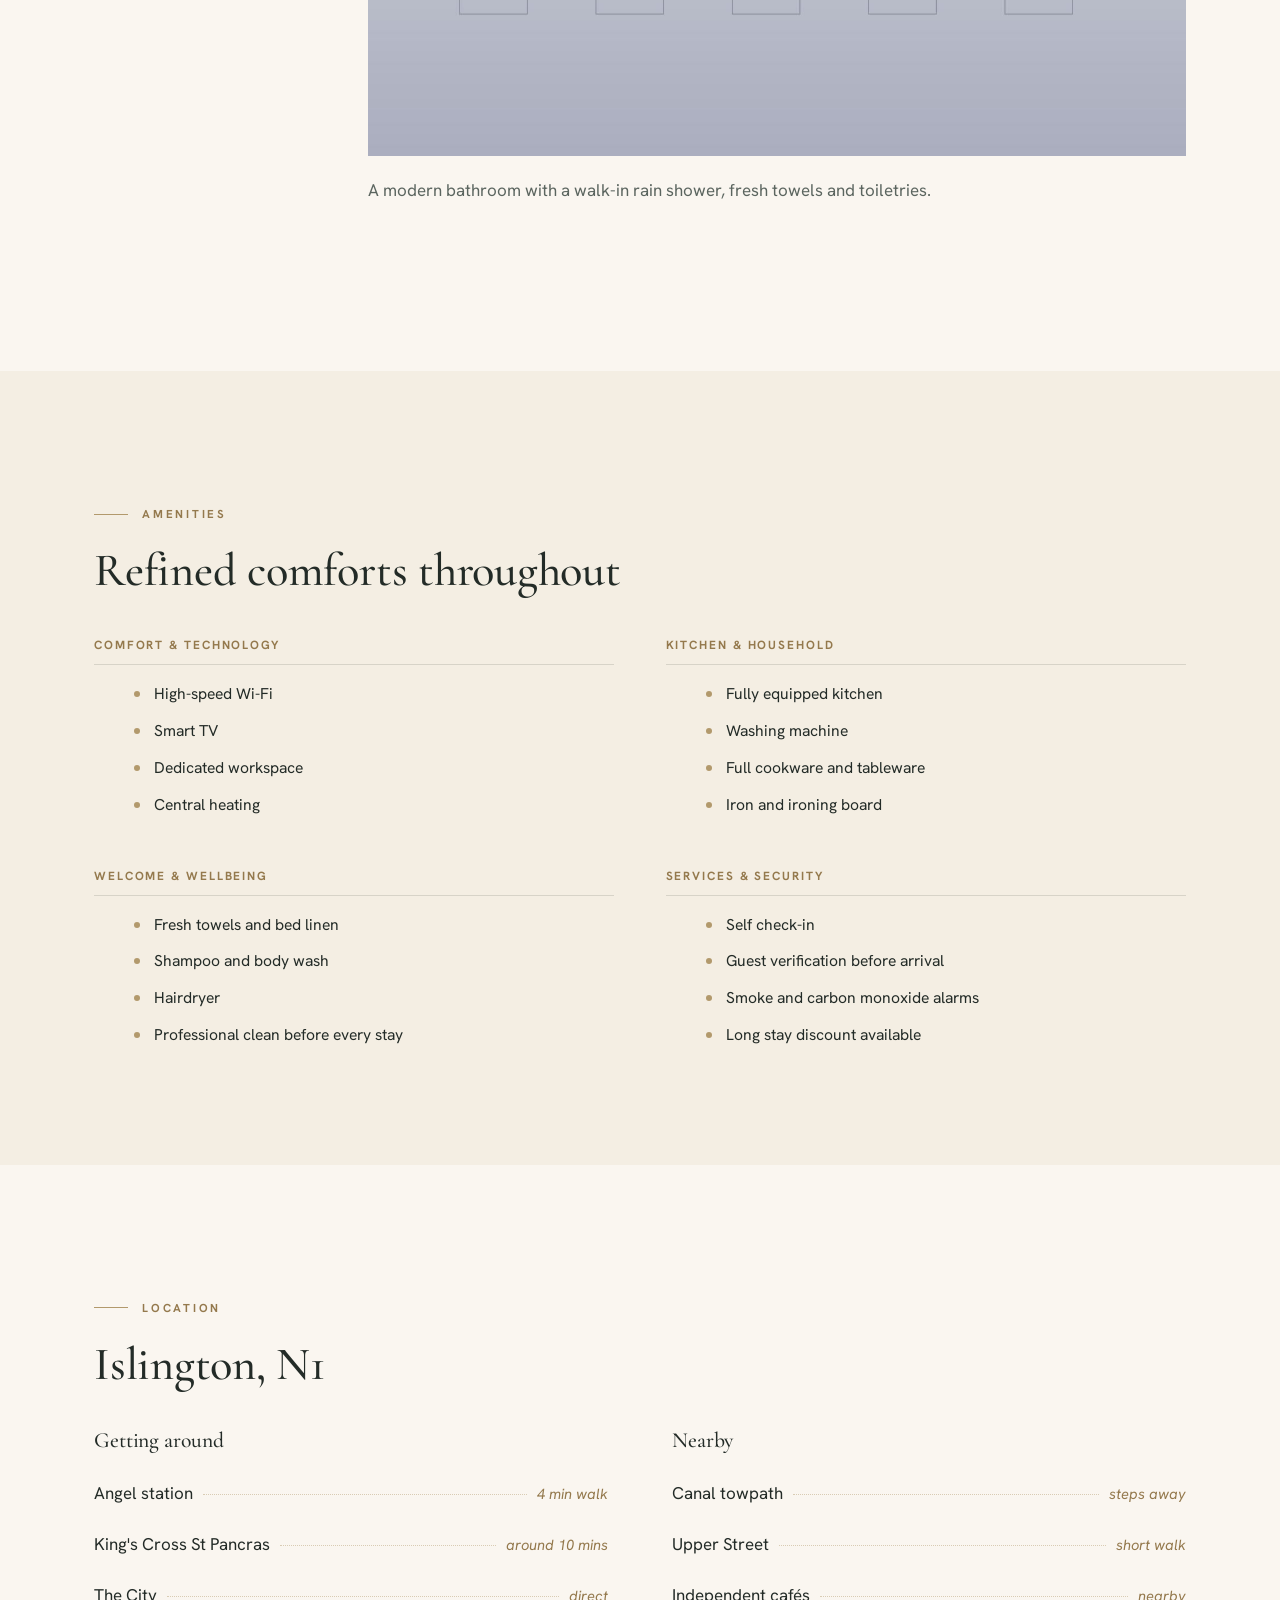
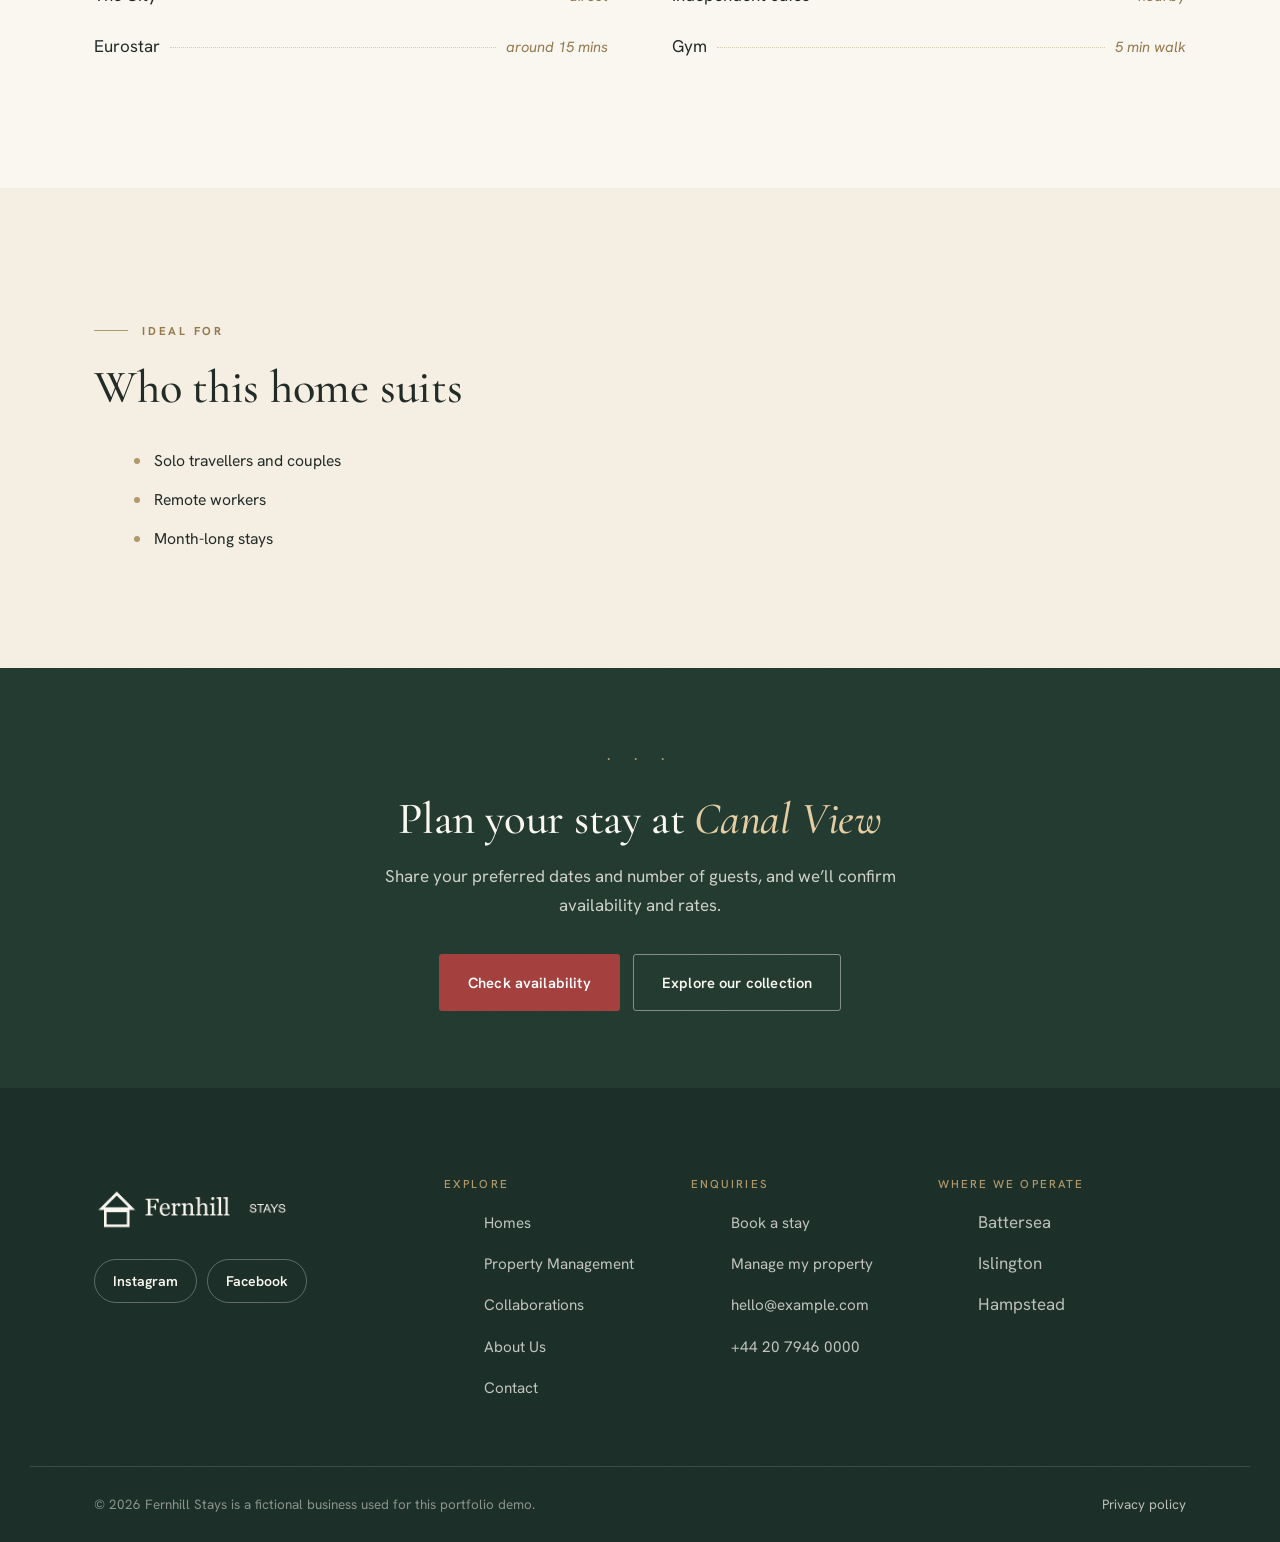
<file: home-canal-view.html>
<!DOCTYPE html>
<html lang="en">
<head>
  <meta charset="UTF-8">
  <meta name="viewport" content="width=device-width, initial-scale=1.0">
  <title>Canal View, Islington | Fernhill Stays</title>
  <meta name="description" content="A calm one bedroom apartment overlooking the canal, finished in warm oak and linen tones, with a dedicated workspace.">
  <link rel="canonical" href="https://www.example.com/home-canal-view">
  <meta property="og:type" content="website">
  <meta property="og:url" content="https://www.example.com/home-canal-view">
  <meta property="og:title" content="Canal View, Islington | Fernhill Stays">
  <meta property="og:description" content="A calm one bedroom apartment overlooking the canal, finished in warm oak and linen tones, with a dedicated workspace.">
  <meta property="og:image" content="https://www.example.com/assets/images/og-image.png">
  <meta name="theme-color" content="#22392F">
  <link rel="icon" href="assets/brand/favicon-64.png" sizes="64x64">
  <link rel="apple-touch-icon" href="assets/brand/favicon-180.png">
  <link rel="preconnect" href="https://fonts.googleapis.com">
  <link rel="preconnect" href="https://fonts.gstatic.com" crossorigin>
  <link href="https://fonts.googleapis.com/css2?family=Cormorant+Garamond:ital,wght@0,400;0,500;0,600;1,400;1,500;1,600&family=Hanken+Grotesk:wght@400;500;600;700&display=swap" rel="stylesheet">
  <link rel="preload" as="image" href="assets/images/canal-view-hero.jpg">
  <link rel="stylesheet" href="css/styles.css">
  <script type="application/ld+json">{"@context":"https://schema.org","@graph":[{"@type":"LocalBusiness","@id":"https://www.example.com/#organisation","name":"Fernhill Stays","url":"https://www.example.com/","description":"Fictional serviced-apartment business used for a website portfolio demo.","email":"hello@example.com","telephone":"+44 20 7946 0000","address":{"@type":"PostalAddress","addressLocality":"London","addressCountry":"GB"}},{"@type":"Accommodation","@id":"https://www.example.com/home-canal-view#accommodation","name":"Canal View","description":"A calm one bedroom apartment overlooking the canal, finished in warm oak and linen tones, with a dedicated workspace.","url":"https://www.example.com/home-canal-view","numberOfBedrooms":1,"numberOfBathroomsTotal":1,"occupancy":{"@type":"QuantitativeValue","maxValue":2,"unitText":"guests"},"address":{"@type":"PostalAddress","addressLocality":"Islington","addressRegion":"London","addressCountry":"GB"},"provider":{"@id":"https://www.example.com/#organisation"}},{"@type":"BreadcrumbList","itemListElement":[{"@type":"ListItem","position":1,"name":"Home","item":"https://www.example.com/"},{"@type":"ListItem","position":2,"name":"Homes","item":"https://www.example.com/homes"},{"@type":"ListItem","position":3,"name":"Canal View","item":"https://www.example.com/home-canal-view"}]}]}</script>
</head>
<body class="has-stay-bar">
  <a class="skip-link" href="#main">Skip to content</a>

  <header class="site-header hero-attached">
    <div class="wrap nav">
      <a class="brand" href="./" aria-label="Fernhill Stays, home"><img class="logo-colour" src="assets/brand/logo-colour.png" alt="Fernhill Stays"><img class="logo-white" src="assets/brand/logo-white.png" alt="" aria-hidden="true"></a>
      <nav aria-label="Primary">
        <ul class="nav-links">
          <li><a href="./">Home</a></li>
          <li><a href="homes" aria-current="page">Our Portfolio</a></li>
          <li><a href="property-management">Property Management</a></li>
          <li><a href="collaborations">Collaborations</a></li>
          <li><a href="about">About Us</a></li>
          <li><a href="contact">Contact</a></li>
        </ul>
      </nav>
      <div class="nav-right">
        <a class="btn btn-primary" href="contact">Enquire</a>
        <button class="nav-toggle" aria-label="Open menu" aria-controls="mobile-menu" aria-expanded="false"><span></span></button>
      </div>
    </div>
  </header>
  <div class="mobile-menu" id="mobile-menu">
    <a href="./">Home</a>
    <a href="homes">Our Portfolio</a>
    <a href="property-management">Property Management</a>
    <a href="collaborations">Collaborations</a>
    <a href="about">About Us</a>
    <a href="contact">Contact</a>
    <a class="btn btn-primary btn-block" href="contact">Enquire</a>
  </div>

  <main id="main">
    <section class="page-hero">
      <div class="page-hero-bg"><img width="2000" height="1125" src="assets/images/canal-view-hero.jpg" alt="" fetchpriority="high"></div>
      <div class="wrap">
        <div class="breadcrumb"><a href="./">Home</a> <span aria-hidden="true">/</span> <a href="homes">Our Portfolio</a> <span aria-hidden="true">/</span> <span>Canal View</span></div>
        <p class="eyebrow">Islington &nbsp;&middot;&nbsp; N1</p>
        <h1>Canal View</h1>
        <div class="hero-actions">
          <button class="btn btn-primary" data-open-enquiry data-context="Canal View">Check availability <span class="arw" aria-hidden="true">&rarr;</span></button>
        </div>
      </div>
    </section>

    <section class="wrap" style="padding-top:clamp(40px,5vw,64px)">
      <div class="facts reveal">
        <div class="fact"><div class="num"><span data-count="1">1</span></div><div class="lab">Bedroom</div></div>
        <div class="fact"><div class="num">1</div><div class="lab">Bathroom</div></div>
        <div class="fact"><div class="num"><span data-count="2">2</span></div><div class="lab">Guests</div></div>
        <div class="fact"><div class="num">4<span class="unit"> min</span></div><div class="lab">To Angel</div></div>
      </div>
    </section>

    <section class="section">
      <div class="wrap measure">
        <p class="eyebrow reveal">The apartment</p>
        <h2 class="h2 reveal" data-d="1">Dedicated workspace, room to settle in</h2>
        <p class="lede reveal" data-d="2" style="margin-top:20px">A calm one bedroom apartment overlooking the canal, finished in warm oak and linen tones, with a dedicated workspace.</p>
        <p class="reveal" data-d="2" style="margin-top:16px">Angel station is a few minutes away on foot, and the towpath, Upper Street restaurants and independent shops are all close by.</p>
      </div>
    </section>

    <section class="section" style="padding-top:0">
      <div class="wrap">
        <div class="home-layout">
          <aside class="room-index" aria-label="Rooms in this home">
            <p class="ri-title">This home</p>
            <ul><li><a href="#living" class="active">Living room</a></li><li><a href="#study">Workspace</a></li><li><a href="#bedrooms">Bedroom</a></li><li><a href="#kitchen">Kitchen</a></li><li><a href="#bathroom">Bathroom</a></li></ul>
            <div class="ri-cta"><button class="btn btn-primary btn-block" data-open-enquiry data-context="Canal View">Check availability</button></div>
          </aside>
          <div class="room-content">
            <section id="living" class="room-section">
              <div class="room-head"><h2>Living room</h2><span class="side-label">Canal outlook</span></div>
              <div class="figure figure-natural unveil" style="margin-bottom:20px"><img width="1500" height="1000" src="assets/images/canal-view-living.jpg" alt="Living room, Canal View" loading="lazy"></div>
              <p class="reveal">A relaxed living room with a deep sofa, Smart TV and large windows looking over the water.</p>
            </section>
            <section id="study" class="room-section">
              <div class="room-head"><h2>Workspace</h2><span class="side-label">Desk and fast Wi-Fi</span></div>
              <div class="figure figure-natural unveil" style="margin-bottom:20px"><img width="1500" height="1000" src="assets/images/canal-view-study.jpg" alt="Workspace, Canal View" loading="lazy"></div>
              <p class="reveal">A dedicated desk with an ergonomic chair and fast Wi-Fi, set up for remote work.</p>
            </section>
            <section id="bedrooms" class="room-section">
              <div class="room-head"><h2>Bedroom</h2><span class="side-label">King bed</span></div>
              <div class="figure figure-natural unveil" style="margin-bottom:20px"><img width="1500" height="1000" src="assets/images/canal-view-bedrooms.jpg" alt="Bedroom, Canal View" loading="lazy"></div>
              <p class="reveal">A quiet bedroom with a king-size bed, blackout blinds and generous storage.</p>
            </section>
            <section id="kitchen" class="room-section">
              <div class="room-head"><h2>Kitchen</h2><span class="side-label">Fully equipped</span></div>
              <div class="figure figure-natural unveil" style="margin-bottom:20px"><img width="1500" height="1000" src="assets/images/canal-view-kitchen.jpg" alt="Kitchen, Canal View" loading="lazy"></div>
              <p class="reveal">A compact, fully equipped kitchen with oven, hob, dishwasher and coffee machine.</p>
            </section>
            <section id="bathroom" class="room-section">
              <div class="room-head"><h2>Bathroom</h2><span class="side-label">Walk-in shower</span></div>
              <div class="figure figure-natural unveil" style="margin-bottom:20px"><img width="1500" height="1000" src="assets/images/canal-view-bathroom.jpg" alt="Bathroom, Canal View" loading="lazy"></div>
              <p class="reveal">A modern bathroom with a walk-in rain shower, fresh towels and toiletries.</p>
            </section>
          </div>
        </div>
      </div>
    </section>

    <section class="section paper-band">
      <div class="wrap">
        <div class="section-head reveal" style="margin-bottom:clamp(28px,4vw,44px)">
          <p class="eyebrow">Amenities</p>
          <h2 class="h2">Refined comforts throughout</h2>
        </div>
        <div class="amenity-cols"><div class="amenity-group reveal"><h3>Comfort &amp; technology</h3><ul><li>High-speed Wi-Fi</li><li>Smart TV</li><li>Dedicated workspace</li><li>Central heating</li></ul></div><div class="amenity-group reveal"><h3>Kitchen &amp; household</h3><ul><li>Fully equipped kitchen</li><li>Washing machine</li><li>Full cookware and tableware</li><li>Iron and ironing board</li></ul></div><div class="amenity-group reveal"><h3>Welcome &amp; wellbeing</h3><ul><li>Fresh towels and bed linen</li><li>Shampoo and body wash</li><li>Hairdryer</li><li>Professional clean before every stay</li></ul></div><div class="amenity-group reveal"><h3>Services &amp; security</h3><ul><li>Self check-in</li><li>Guest verification before arrival</li><li>Smoke and carbon monoxide alarms</li><li>Long stay discount available</li></ul></div></div>
      </div>
    </section>

    <section class="section">
      <div class="wrap">
        <div class="section-head reveal" style="margin-bottom:clamp(26px,4vw,40px)">
          <p class="eyebrow">Location</p>
          <h2 class="h2">Islington, N1</h2>
        </div>
        <div class="leader-cols">
          <div class="leader-group reveal"><h3>Getting around</h3><div class="leader"><span class="lname">Angel station</span><span class="ldots"></span><span class="ltime">4 min walk</span></div><div class="leader"><span class="lname">King's Cross St Pancras</span><span class="ldots"></span><span class="ltime">around 10 mins</span></div><div class="leader"><span class="lname">The City</span><span class="ldots"></span><span class="ltime">direct</span></div><div class="leader"><span class="lname">Eurostar</span><span class="ldots"></span><span class="ltime">around 15 mins</span></div></div>
          <div class="leader-group reveal" data-d="1"><h3>Nearby</h3><div class="leader"><span class="lname">Canal towpath</span><span class="ldots"></span><span class="ltime">steps away</span></div><div class="leader"><span class="lname">Upper Street</span><span class="ldots"></span><span class="ltime">short walk</span></div><div class="leader"><span class="lname">Independent cafés</span><span class="ldots"></span><span class="ltime">nearby</span></div><div class="leader"><span class="lname">Gym</span><span class="ldots"></span><span class="ltime">5 min walk</span></div></div>
        </div>
      </div>
    </section>

    <section class="section paper-band">
      <div class="wrap">
        <div class="section-head reveal" style="margin-bottom:clamp(24px,3vw,36px)">
          <p class="eyebrow">Ideal for</p>
          <h2 class="h2">Who this home suits</h2>
        </div>
        <div class="amenity-cols">
          <div class="amenity-group reveal"><ul style="gap:12px"><li>Solo travellers and couples</li><li>Remote workers</li><li>Month-long stays</li></ul></div>
        </div>
      </div>
    </section>

    <section class="cta">
      <div class="wrap reveal">
        <div class="dots" aria-hidden="true">&middot; &middot; &middot;</div>
        <h2>Plan your stay at <em>Canal View</em></h2>
        <p>Share your preferred dates and number of guests, and we&rsquo;ll confirm availability and rates.</p>
        <div class="cta-actions">
          <button class="btn btn-primary" data-open-enquiry data-context="Canal View">Check availability</button>
          <a class="btn btn-line-light" href="homes">Explore our collection</a>
        </div>
      </div>
    </section>
  </main>

  <footer class="site-footer">
    <div class="wrap footer-top">
      <div class="footer-brand">
        <a class="brand" href="./" aria-label="Fernhill Stays, home"><img src="assets/brand/logo-white.png" alt="Fernhill Stays"></a>
        <div class="social-links">
          <a href="#" target="_blank" rel="noopener">Instagram</a>
          <a href="#" target="_blank" rel="noopener">Facebook</a>
        </div>
      </div>
      <div class="footer-col"><h3>Explore</h3><ul>
        <li><a href="homes">Homes</a></li>
        <li><a href="property-management">Property Management</a></li>
        <li><a href="collaborations">Collaborations</a></li>
        <li><a href="about">About Us</a></li>
        <li><a href="contact">Contact</a></li>
      </ul></div>
      <div class="footer-col"><h4>Enquiries</h3><ul>
        <li><a href="contact?reason=guest">Book a stay</a></li>
        <li><a href="contact?reason=owner">Manage my property</a></li>
        <li><a href="mailto:hello@example.com">hello@example.com</a></li>
        <li><a href="tel:+442079460000">+44 20 7946 0000</a></li>
      </ul></div>
      <div class="footer-col"><h4>Where we operate</h3><ul>
        <li>Battersea</li>
        <li>Islington</li>
        <li>Hampstead</li>
      </ul></div>
    </div>
    <div class="wrap footer-bottom">
      <span>&copy; <span class="js-year">2026</span> Fernhill Stays is a fictional business used for this portfolio demo.</span>
      <a href="privacy">Privacy policy</a>
    </div>
  </footer>

  <div class="stay-bar">
    <span class="sb-name">Canal View</span>
    <button class="btn btn-primary" data-open-enquiry data-context="Canal View">Check availability</button>
  </div>

  <div class="enquiry-backdrop" id="enquiry-backdrop"></div>
  <div class="enquiry-drawer" id="enquiry-drawer" role="dialog" aria-modal="true" aria-labelledby="drawer-title" aria-hidden="true">
    <div class="drawer-inner">
      <div class="drawer-head">
        <div>
          <p class="eyebrow" style="margin-bottom:10px">Enquiry &middot; <span class="drawer-context">Canal View</span></p>
          <h2 class="h3" id="drawer-title">Check availability</h2>
        </div>
        <button class="drawer-close" aria-label="Close enquiry">&times;</button>
      </div>
      <form data-validate novalidate>
        <div class="form-status" role="status" aria-live="polite"></div>
        <div class="field-row">
          <div class="field"><label for="d-name">Name <span class="req" aria-hidden="true">*</span></label>
            <input id="d-name" name="name" type="text" required autocomplete="name">
            <span class="field-error">Please enter your name.</span></div>
          <div class="field"><label for="d-email">Email <span class="req" aria-hidden="true">*</span></label>
            <input id="d-email" name="email" type="email" required autocomplete="email">
            <span class="field-error">Please enter a valid email.</span></div>
        </div>
        <div class="field-row">
          <div class="field"><label for="d-dates">Preferred dates</label>
            <input id="d-dates" name="dates" type="text" placeholder="e.g. 12 to 16 March"></div>
          <div class="field"><label for="d-guests">Guests</label>
            <input id="d-guests" name="guests" type="number" min="1" placeholder="Number of guests"></div>
        </div>
        <div class="field"><label for="d-message">Anything we should know</label>
          <textarea id="d-message" name="message" style="min-height:90px"></textarea></div>
        <button class="btn btn-primary btn-block" type="submit">Send enquiry</button>
              <p class="form-privacy">We use your details only to answer your enquiry. See our <a href="privacy">privacy policy</a>.</p>
        <p class="form-note">Prefer the full form? <a class="tlink" href="contact?reason=guest&amp;home=Canal%20View">Open the contact page</a></p>
      </form>
    </div>
  </div>

  <!-- WhatsApp -->
  <a class="wa-float" href="https://wa.me/442079460000" target="_blank" rel="noopener" aria-label="Message Fernhill Stays on WhatsApp"><svg viewBox="0 0 24 24" aria-hidden="true"><path class="wa-bubble" fill="currentColor" d="M12 2a10 10 0 0 0-8.53 15.23L2.05 22l4.9-1.38A10 10 0 1 0 12 2z"/><path class="wa-handset" d="M8.62 7.35c.3-.1.63.02.78.3l.85 1.6c.14.27.09.6-.12.81l-.7.72c.5.99 1.3 1.79 2.29 2.29l.72-.7c.21-.21.54-.26.81-.12l1.6.85c.28.15.4.48.3.78-.3.92-1.2 1.5-2.16 1.39-3.12-.35-5.6-2.83-5.95-5.95-.11-.96.47-1.86 1.39-2.16z"/></svg><span class="wa-label">Chat on WhatsApp</span></a>

  <script src="js/main.js" defer></script>
  <script src="js/motion.js" defer></script>
</body>
</html>
</file>
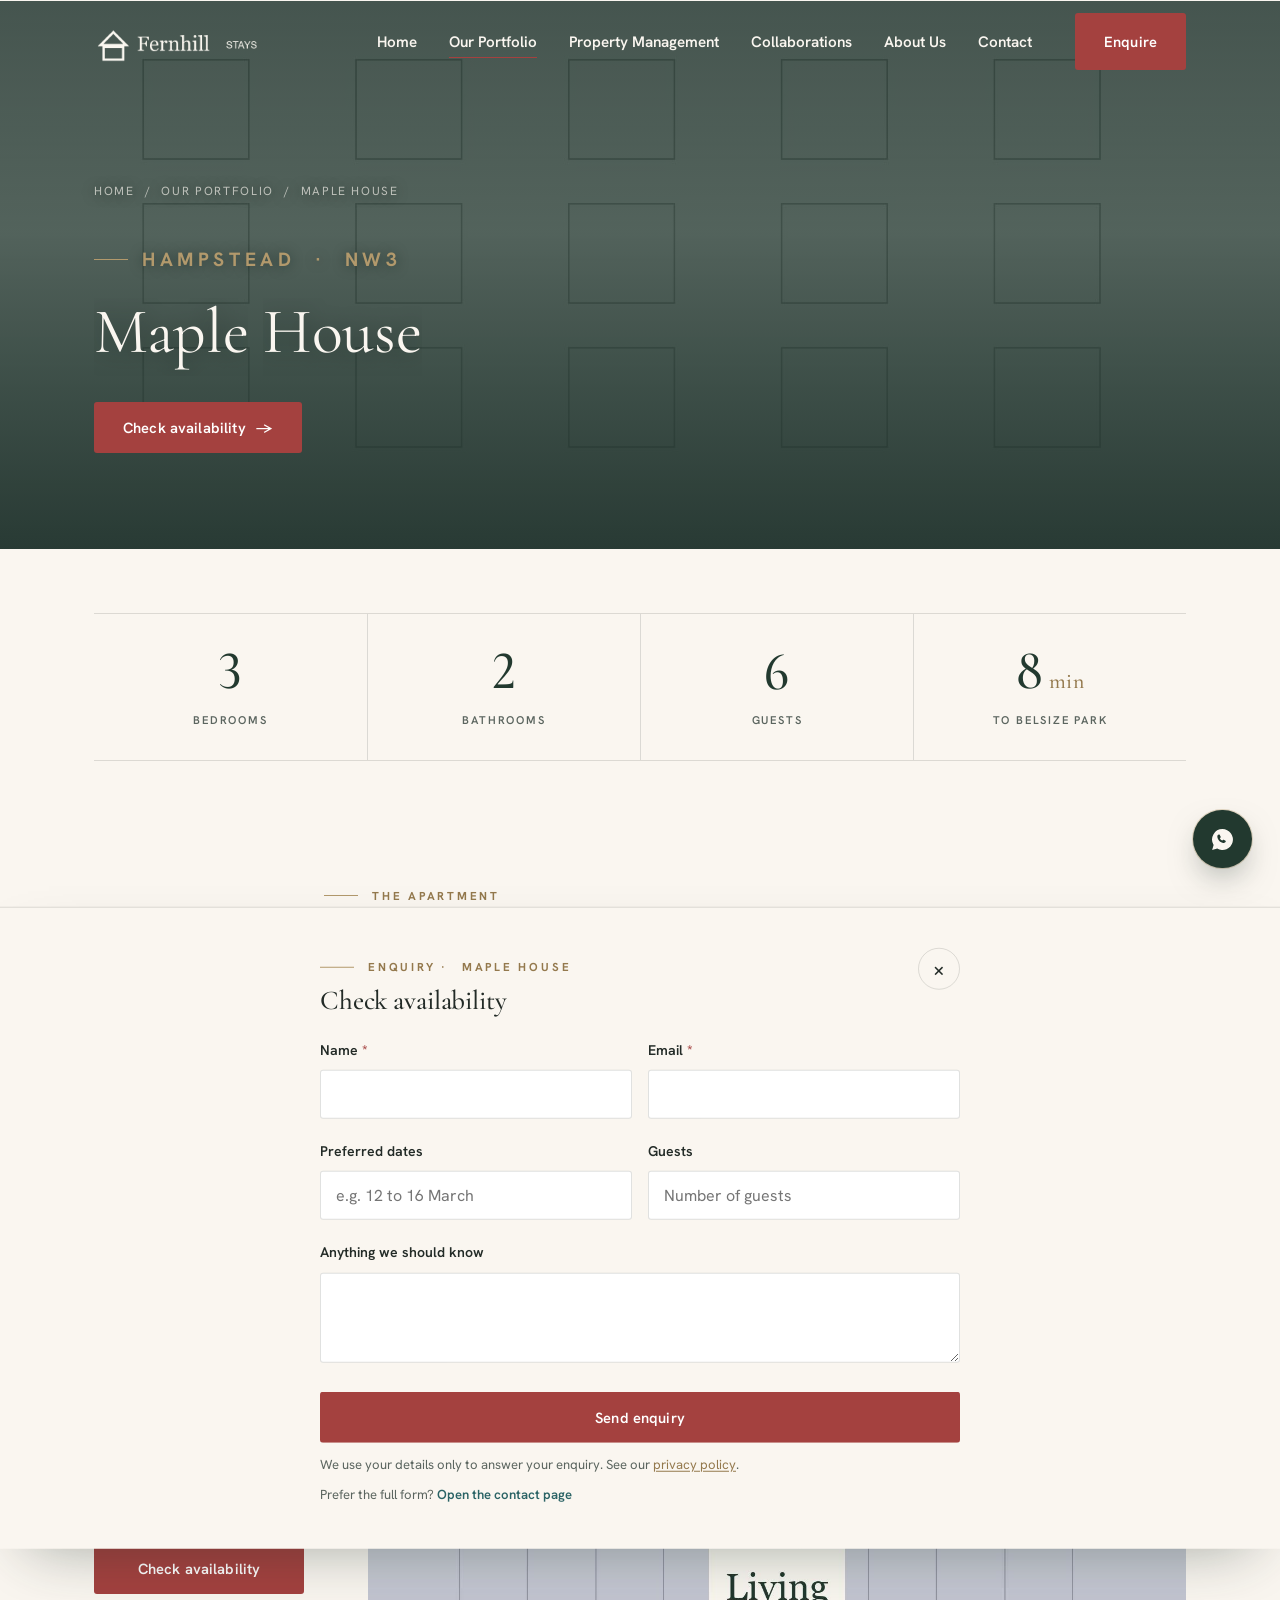
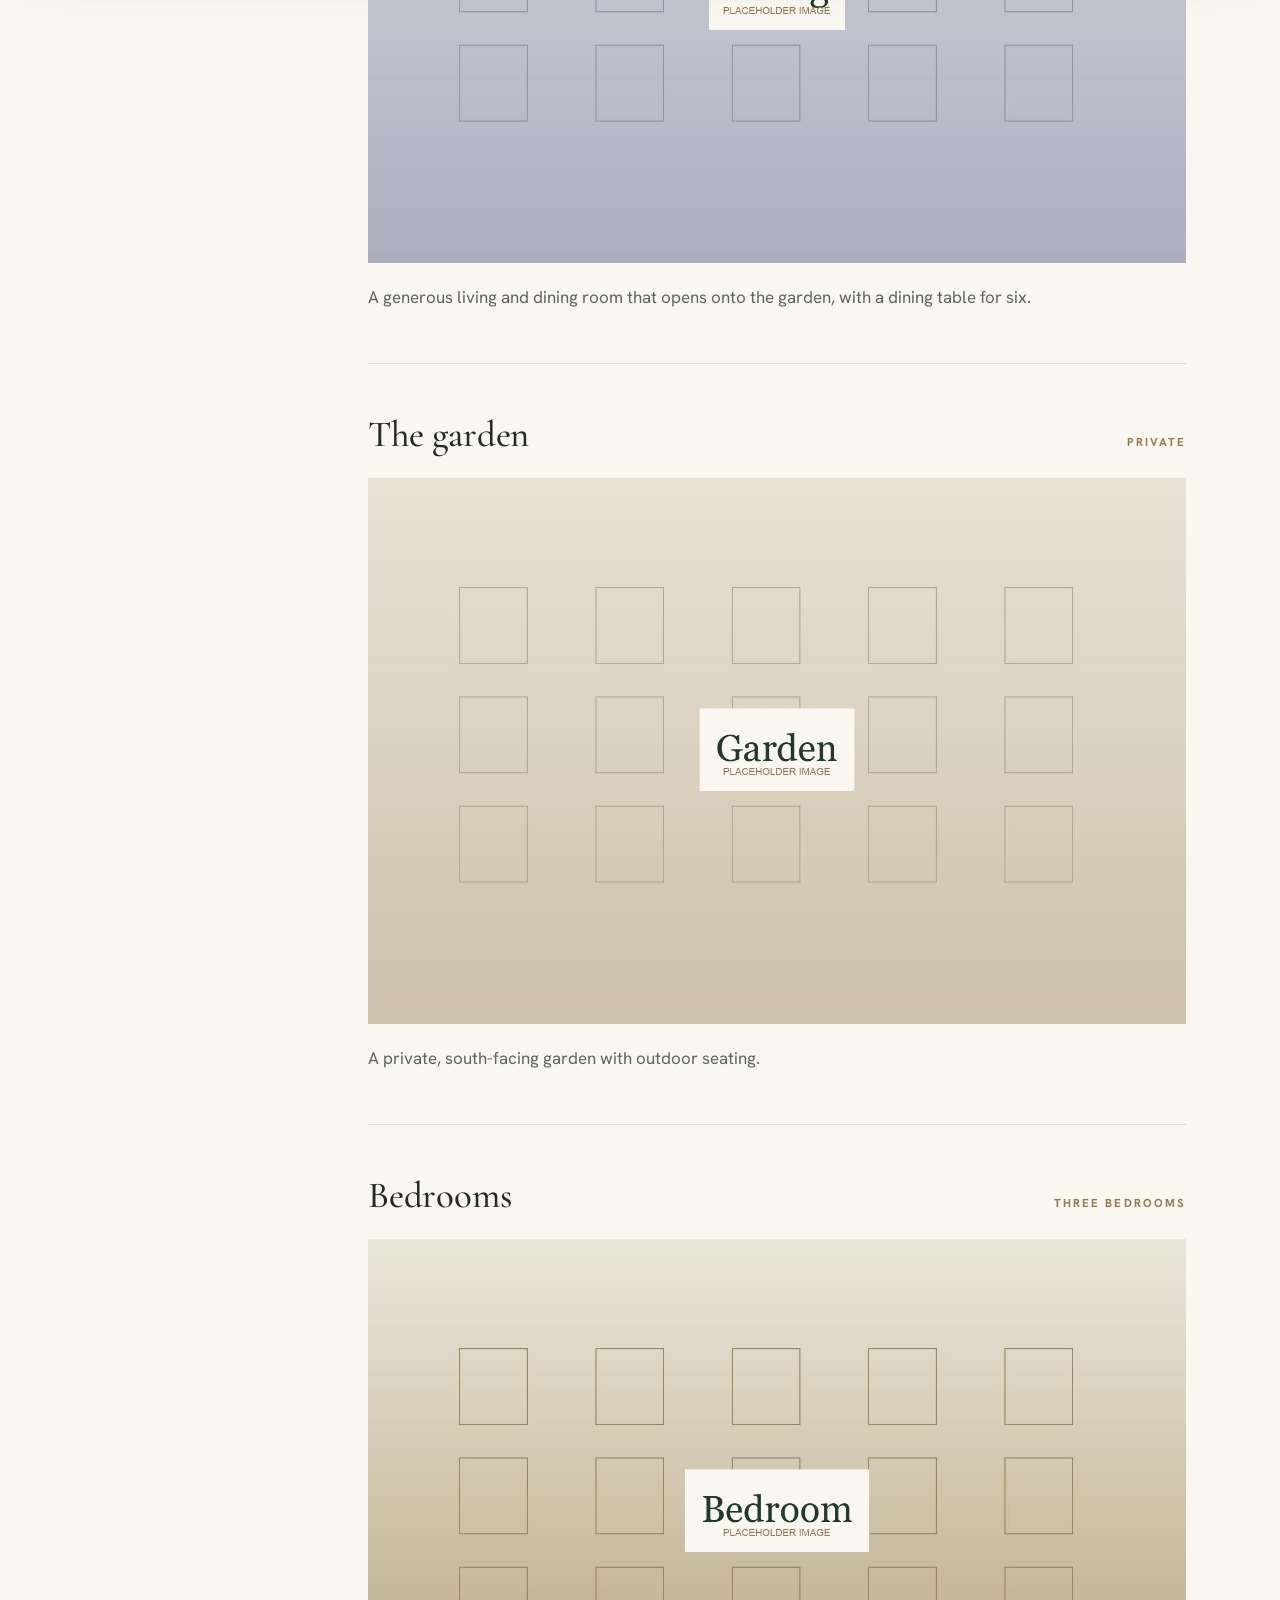
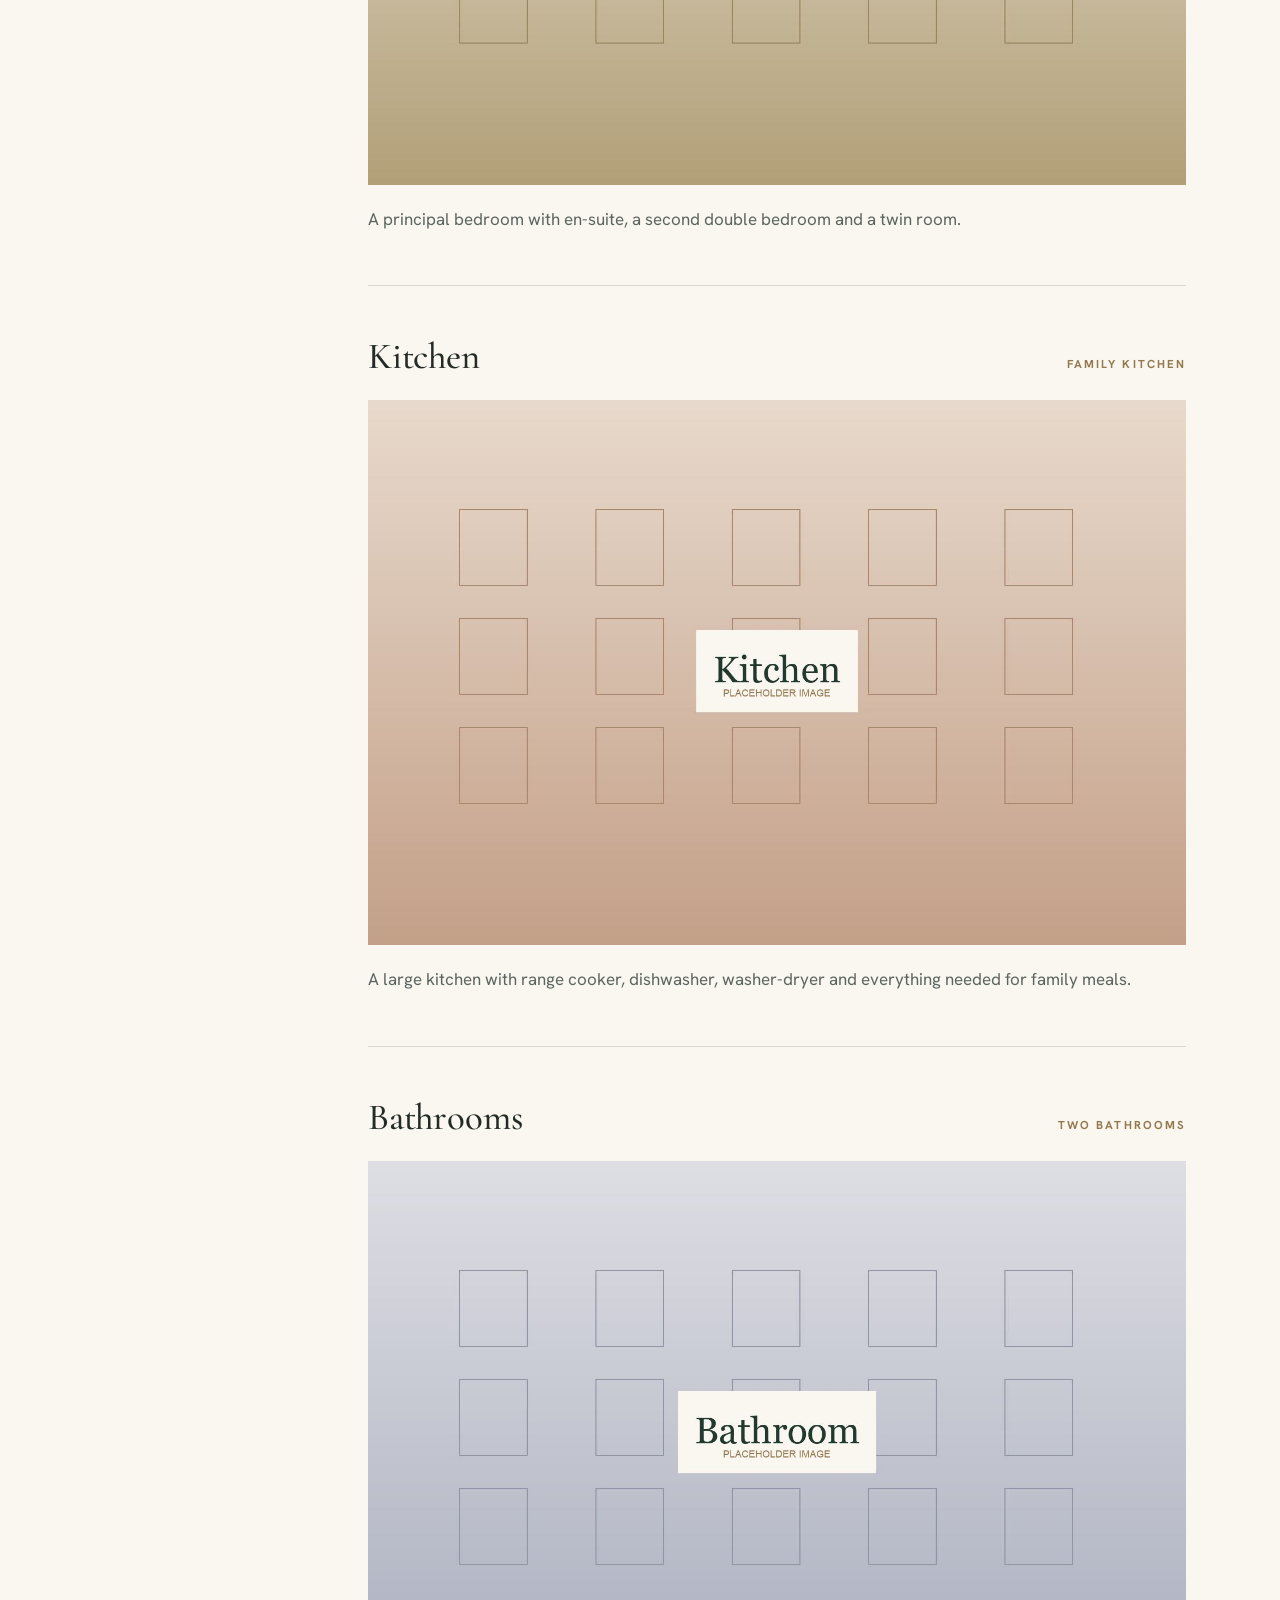
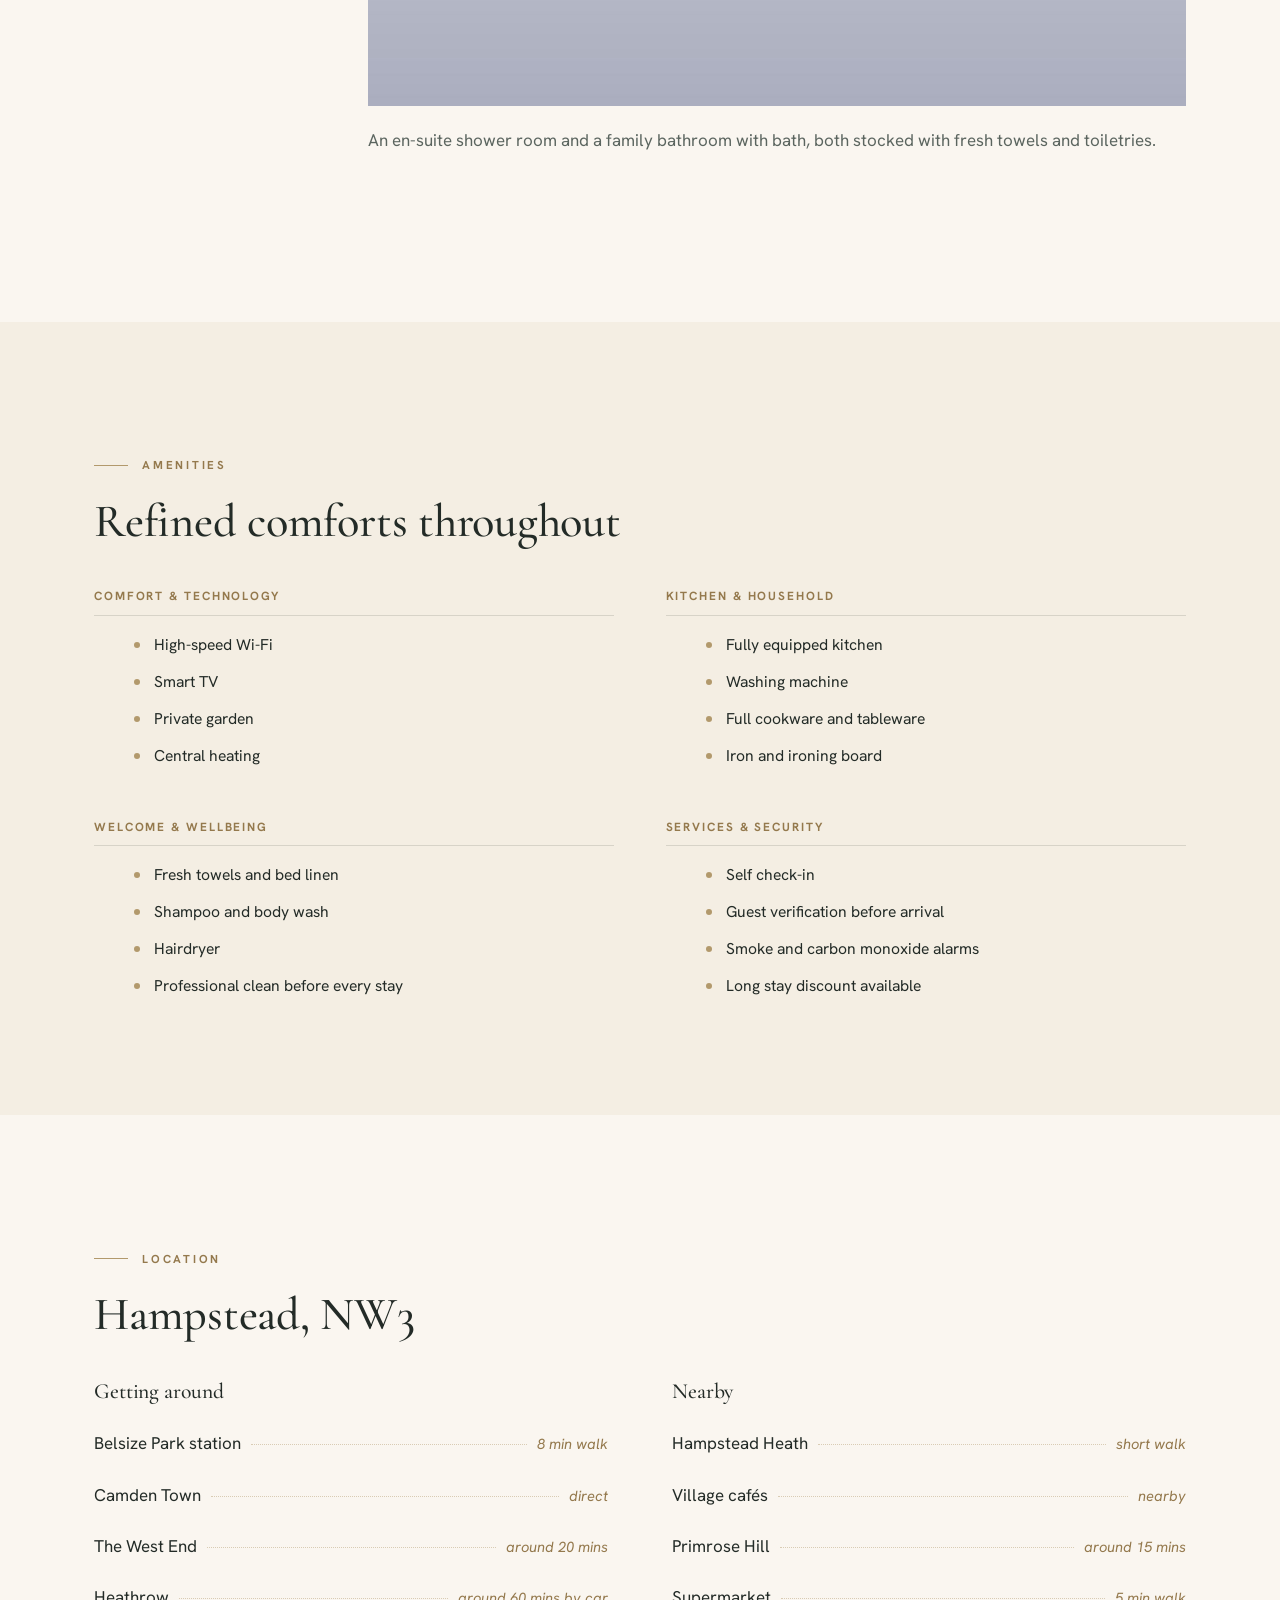
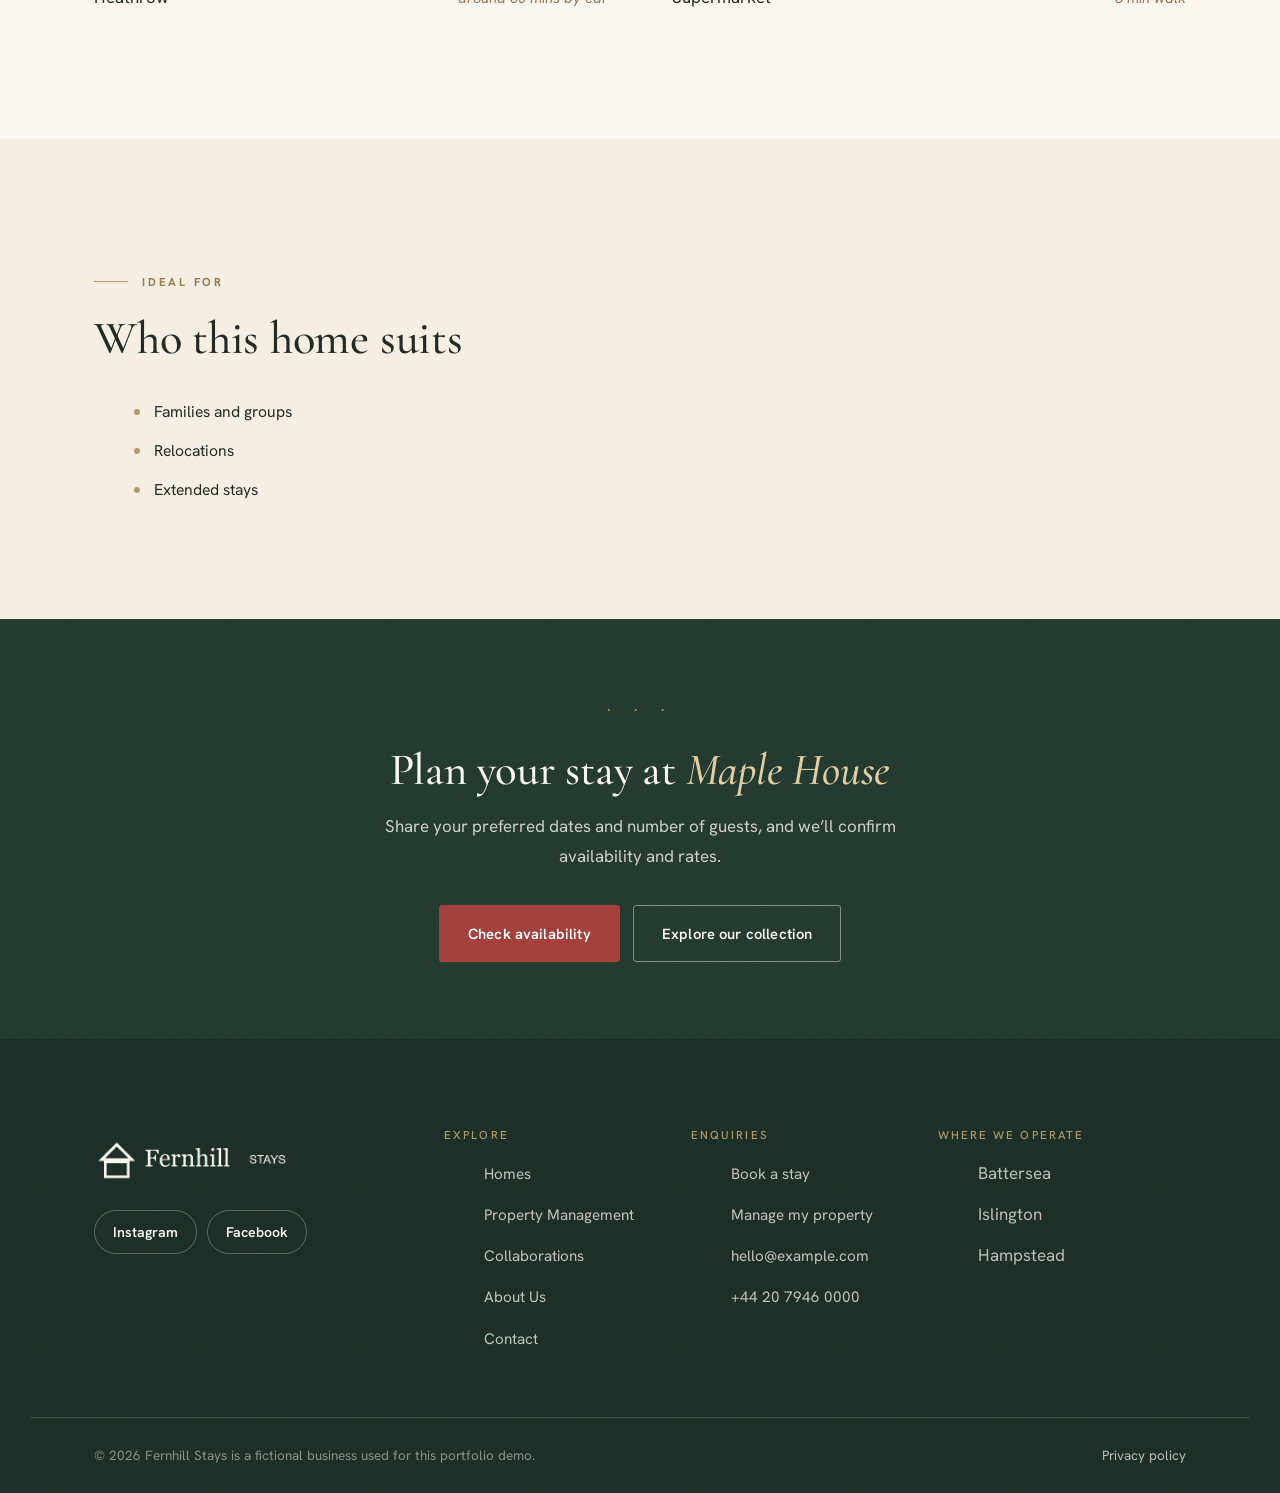
<file: home-maple-house.html>
<!DOCTYPE html>
<html lang="en">
<head>
  <meta charset="UTF-8">
  <meta name="viewport" content="width=device-width, initial-scale=1.0">
  <title>Maple House, Hampstead | Fernhill Stays</title>
  <meta name="description" content="A spacious three bedroom family home on a quiet residential street, with a private garden and room for six.">
  <link rel="canonical" href="https://www.example.com/home-maple-house">
  <meta property="og:type" content="website">
  <meta property="og:url" content="https://www.example.com/home-maple-house">
  <meta property="og:title" content="Maple House, Hampstead | Fernhill Stays">
  <meta property="og:description" content="A spacious three bedroom family home on a quiet residential street, with a private garden and room for six.">
  <meta property="og:image" content="https://www.example.com/assets/images/og-image.png">
  <meta name="theme-color" content="#22392F">
  <link rel="icon" href="assets/brand/favicon-64.png" sizes="64x64">
  <link rel="apple-touch-icon" href="assets/brand/favicon-180.png">
  <link rel="preconnect" href="https://fonts.googleapis.com">
  <link rel="preconnect" href="https://fonts.gstatic.com" crossorigin>
  <link href="https://fonts.googleapis.com/css2?family=Cormorant+Garamond:ital,wght@0,400;0,500;0,600;1,400;1,500;1,600&family=Hanken+Grotesk:wght@400;500;600;700&display=swap" rel="stylesheet">
  <link rel="preload" as="image" href="assets/images/maple-house-hero.jpg">
  <link rel="stylesheet" href="css/styles.css">
  <script type="application/ld+json">{"@context":"https://schema.org","@graph":[{"@type":"LocalBusiness","@id":"https://www.example.com/#organisation","name":"Fernhill Stays","url":"https://www.example.com/","description":"Fictional serviced-apartment business used for a website portfolio demo.","email":"hello@example.com","telephone":"+44 20 7946 0000","address":{"@type":"PostalAddress","addressLocality":"London","addressCountry":"GB"}},{"@type":"Accommodation","@id":"https://www.example.com/home-maple-house#accommodation","name":"Maple House","description":"A spacious three bedroom family home on a quiet residential street, with a private garden and room for six.","url":"https://www.example.com/home-maple-house","numberOfBedrooms":3,"numberOfBathroomsTotal":2,"occupancy":{"@type":"QuantitativeValue","maxValue":6,"unitText":"guests"},"address":{"@type":"PostalAddress","addressLocality":"Hampstead","addressRegion":"London","addressCountry":"GB"},"provider":{"@id":"https://www.example.com/#organisation"}},{"@type":"BreadcrumbList","itemListElement":[{"@type":"ListItem","position":1,"name":"Home","item":"https://www.example.com/"},{"@type":"ListItem","position":2,"name":"Homes","item":"https://www.example.com/homes"},{"@type":"ListItem","position":3,"name":"Maple House","item":"https://www.example.com/home-maple-house"}]}]}</script>
</head>
<body class="has-stay-bar">
  <a class="skip-link" href="#main">Skip to content</a>

  <header class="site-header hero-attached">
    <div class="wrap nav">
      <a class="brand" href="./" aria-label="Fernhill Stays, home"><img class="logo-colour" src="assets/brand/logo-colour.png" alt="Fernhill Stays"><img class="logo-white" src="assets/brand/logo-white.png" alt="" aria-hidden="true"></a>
      <nav aria-label="Primary">
        <ul class="nav-links">
          <li><a href="./">Home</a></li>
          <li><a href="homes" aria-current="page">Our Portfolio</a></li>
          <li><a href="property-management">Property Management</a></li>
          <li><a href="collaborations">Collaborations</a></li>
          <li><a href="about">About Us</a></li>
          <li><a href="contact">Contact</a></li>
        </ul>
      </nav>
      <div class="nav-right">
        <a class="btn btn-primary" href="contact">Enquire</a>
        <button class="nav-toggle" aria-label="Open menu" aria-controls="mobile-menu" aria-expanded="false"><span></span></button>
      </div>
    </div>
  </header>
  <div class="mobile-menu" id="mobile-menu">
    <a href="./">Home</a>
    <a href="homes">Our Portfolio</a>
    <a href="property-management">Property Management</a>
    <a href="collaborations">Collaborations</a>
    <a href="about">About Us</a>
    <a href="contact">Contact</a>
    <a class="btn btn-primary btn-block" href="contact">Enquire</a>
  </div>

  <main id="main">
    <section class="page-hero">
      <div class="page-hero-bg"><img width="2000" height="1125" src="assets/images/maple-house-hero.jpg" alt="" fetchpriority="high"></div>
      <div class="wrap">
        <div class="breadcrumb"><a href="./">Home</a> <span aria-hidden="true">/</span> <a href="homes">Our Portfolio</a> <span aria-hidden="true">/</span> <span>Maple House</span></div>
        <p class="eyebrow">Hampstead &nbsp;&middot;&nbsp; NW3</p>
        <h1>Maple House</h1>
        <div class="hero-actions">
          <button class="btn btn-primary" data-open-enquiry data-context="Maple House">Check availability <span class="arw" aria-hidden="true">&rarr;</span></button>
        </div>
      </div>
    </section>

    <section class="wrap" style="padding-top:clamp(40px,5vw,64px)">
      <div class="facts reveal">
        <div class="fact"><div class="num"><span data-count="3">3</span></div><div class="lab">Bedrooms</div></div>
        <div class="fact"><div class="num">2</div><div class="lab">Bathrooms</div></div>
        <div class="fact"><div class="num"><span data-count="6">6</span></div><div class="lab">Guests</div></div>
        <div class="fact"><div class="num">8<span class="unit"> min</span></div><div class="lab">To Belsize Park</div></div>
      </div>
    </section>

    <section class="section">
      <div class="wrap measure">
        <p class="eyebrow reveal">The apartment</p>
        <h2 class="h2 reveal" data-d="1">Private garden, room to settle in</h2>
        <p class="lede reveal" data-d="2" style="margin-top:20px">A spacious three bedroom family home on a quiet residential street, with a private garden and room for six.</p>
        <p class="reveal" data-d="2" style="margin-top:16px">Belsize Park station is a short walk away, with the Heath, village cafés and good schools close by.</p>
      </div>
    </section>

    <section class="section" style="padding-top:0">
      <div class="wrap">
        <div class="home-layout">
          <aside class="room-index" aria-label="Rooms in this home">
            <p class="ri-title">This home</p>
            <ul><li><a href="#living" class="active">Living &amp; dining</a></li><li><a href="#garden">The garden</a></li><li><a href="#bedrooms">Bedrooms</a></li><li><a href="#kitchen">Kitchen</a></li><li><a href="#bathroom">Bathrooms</a></li></ul>
            <div class="ri-cta"><button class="btn btn-primary btn-block" data-open-enquiry data-context="Maple House">Check availability</button></div>
          </aside>
          <div class="room-content">
            <section id="living" class="room-section">
              <div class="room-head"><h2>Living &amp; dining</h2><span class="side-label">Garden access</span></div>
              <div class="figure figure-natural unveil" style="margin-bottom:20px"><img width="1500" height="1000" src="assets/images/maple-house-living.jpg" alt="Living &amp; dining, Maple House" loading="lazy"></div>
              <p class="reveal">A generous living and dining room that opens onto the garden, with a dining table for six.</p>
            </section>
            <section id="garden" class="room-section">
              <div class="room-head"><h2>The garden</h2><span class="side-label">Private</span></div>
              <div class="figure figure-natural unveil" style="margin-bottom:20px"><img width="1500" height="1000" src="assets/images/maple-house-garden.jpg" alt="The garden, Maple House" loading="lazy"></div>
              <p class="reveal">A private, south-facing garden with outdoor seating.</p>
            </section>
            <section id="bedrooms" class="room-section">
              <div class="room-head"><h2>Bedrooms</h2><span class="side-label">Three bedrooms</span></div>
              <div class="figure figure-natural unveil" style="margin-bottom:20px"><img width="1500" height="1000" src="assets/images/maple-house-bedrooms.jpg" alt="Bedrooms, Maple House" loading="lazy"></div>
              <p class="reveal">A principal bedroom with en-suite, a second double bedroom and a twin room.</p>
            </section>
            <section id="kitchen" class="room-section">
              <div class="room-head"><h2>Kitchen</h2><span class="side-label">Family kitchen</span></div>
              <div class="figure figure-natural unveil" style="margin-bottom:20px"><img width="1500" height="1000" src="assets/images/maple-house-kitchen.jpg" alt="Kitchen, Maple House" loading="lazy"></div>
              <p class="reveal">A large kitchen with range cooker, dishwasher, washer-dryer and everything needed for family meals.</p>
            </section>
            <section id="bathroom" class="room-section">
              <div class="room-head"><h2>Bathrooms</h2><span class="side-label">Two bathrooms</span></div>
              <div class="figure figure-natural unveil" style="margin-bottom:20px"><img width="1500" height="1000" src="assets/images/maple-house-bathroom.jpg" alt="Bathrooms, Maple House" loading="lazy"></div>
              <p class="reveal">An en-suite shower room and a family bathroom with bath, both stocked with fresh towels and toiletries.</p>
            </section>
          </div>
        </div>
      </div>
    </section>

    <section class="section paper-band">
      <div class="wrap">
        <div class="section-head reveal" style="margin-bottom:clamp(28px,4vw,44px)">
          <p class="eyebrow">Amenities</p>
          <h2 class="h2">Refined comforts throughout</h2>
        </div>
        <div class="amenity-cols"><div class="amenity-group reveal"><h3>Comfort &amp; technology</h3><ul><li>High-speed Wi-Fi</li><li>Smart TV</li><li>Private garden</li><li>Central heating</li></ul></div><div class="amenity-group reveal"><h3>Kitchen &amp; household</h3><ul><li>Fully equipped kitchen</li><li>Washing machine</li><li>Full cookware and tableware</li><li>Iron and ironing board</li></ul></div><div class="amenity-group reveal"><h3>Welcome &amp; wellbeing</h3><ul><li>Fresh towels and bed linen</li><li>Shampoo and body wash</li><li>Hairdryer</li><li>Professional clean before every stay</li></ul></div><div class="amenity-group reveal"><h3>Services &amp; security</h3><ul><li>Self check-in</li><li>Guest verification before arrival</li><li>Smoke and carbon monoxide alarms</li><li>Long stay discount available</li></ul></div></div>
      </div>
    </section>

    <section class="section">
      <div class="wrap">
        <div class="section-head reveal" style="margin-bottom:clamp(26px,4vw,40px)">
          <p class="eyebrow">Location</p>
          <h2 class="h2">Hampstead, NW3</h2>
        </div>
        <div class="leader-cols">
          <div class="leader-group reveal"><h3>Getting around</h3><div class="leader"><span class="lname">Belsize Park station</span><span class="ldots"></span><span class="ltime">8 min walk</span></div><div class="leader"><span class="lname">Camden Town</span><span class="ldots"></span><span class="ltime">direct</span></div><div class="leader"><span class="lname">The West End</span><span class="ldots"></span><span class="ltime">around 20 mins</span></div><div class="leader"><span class="lname">Heathrow</span><span class="ldots"></span><span class="ltime">around 60 mins by car</span></div></div>
          <div class="leader-group reveal" data-d="1"><h3>Nearby</h3><div class="leader"><span class="lname">Hampstead Heath</span><span class="ldots"></span><span class="ltime">short walk</span></div><div class="leader"><span class="lname">Village cafés</span><span class="ldots"></span><span class="ltime">nearby</span></div><div class="leader"><span class="lname">Primrose Hill</span><span class="ldots"></span><span class="ltime">around 15 mins</span></div><div class="leader"><span class="lname">Supermarket</span><span class="ldots"></span><span class="ltime">5 min walk</span></div></div>
        </div>
      </div>
    </section>

    <section class="section paper-band">
      <div class="wrap">
        <div class="section-head reveal" style="margin-bottom:clamp(24px,3vw,36px)">
          <p class="eyebrow">Ideal for</p>
          <h2 class="h2">Who this home suits</h2>
        </div>
        <div class="amenity-cols">
          <div class="amenity-group reveal"><ul style="gap:12px"><li>Families and groups</li><li>Relocations</li><li>Extended stays</li></ul></div>
        </div>
      </div>
    </section>

    <section class="cta">
      <div class="wrap reveal">
        <div class="dots" aria-hidden="true">&middot; &middot; &middot;</div>
        <h2>Plan your stay at <em>Maple House</em></h2>
        <p>Share your preferred dates and number of guests, and we&rsquo;ll confirm availability and rates.</p>
        <div class="cta-actions">
          <button class="btn btn-primary" data-open-enquiry data-context="Maple House">Check availability</button>
          <a class="btn btn-line-light" href="homes">Explore our collection</a>
        </div>
      </div>
    </section>
  </main>

  <footer class="site-footer">
    <div class="wrap footer-top">
      <div class="footer-brand">
        <a class="brand" href="./" aria-label="Fernhill Stays, home"><img src="assets/brand/logo-white.png" alt="Fernhill Stays"></a>
        <div class="social-links">
          <a href="#" target="_blank" rel="noopener">Instagram</a>
          <a href="#" target="_blank" rel="noopener">Facebook</a>
        </div>
      </div>
      <div class="footer-col"><h3>Explore</h3><ul>
        <li><a href="homes">Homes</a></li>
        <li><a href="property-management">Property Management</a></li>
        <li><a href="collaborations">Collaborations</a></li>
        <li><a href="about">About Us</a></li>
        <li><a href="contact">Contact</a></li>
      </ul></div>
      <div class="footer-col"><h4>Enquiries</h3><ul>
        <li><a href="contact?reason=guest">Book a stay</a></li>
        <li><a href="contact?reason=owner">Manage my property</a></li>
        <li><a href="mailto:hello@example.com">hello@example.com</a></li>
        <li><a href="tel:+442079460000">+44 20 7946 0000</a></li>
      </ul></div>
      <div class="footer-col"><h4>Where we operate</h3><ul>
        <li>Battersea</li>
        <li>Islington</li>
        <li>Hampstead</li>
      </ul></div>
    </div>
    <div class="wrap footer-bottom">
      <span>&copy; <span class="js-year">2026</span> Fernhill Stays is a fictional business used for this portfolio demo.</span>
      <a href="privacy">Privacy policy</a>
    </div>
  </footer>

  <div class="stay-bar">
    <span class="sb-name">Maple House</span>
    <button class="btn btn-primary" data-open-enquiry data-context="Maple House">Check availability</button>
  </div>

  <div class="enquiry-backdrop" id="enquiry-backdrop"></div>
  <div class="enquiry-drawer" id="enquiry-drawer" role="dialog" aria-modal="true" aria-labelledby="drawer-title" aria-hidden="true">
    <div class="drawer-inner">
      <div class="drawer-head">
        <div>
          <p class="eyebrow" style="margin-bottom:10px">Enquiry &middot; <span class="drawer-context">Maple House</span></p>
          <h2 class="h3" id="drawer-title">Check availability</h2>
        </div>
        <button class="drawer-close" aria-label="Close enquiry">&times;</button>
      </div>
      <form data-validate novalidate>
        <div class="form-status" role="status" aria-live="polite"></div>
        <div class="field-row">
          <div class="field"><label for="d-name">Name <span class="req" aria-hidden="true">*</span></label>
            <input id="d-name" name="name" type="text" required autocomplete="name">
            <span class="field-error">Please enter your name.</span></div>
          <div class="field"><label for="d-email">Email <span class="req" aria-hidden="true">*</span></label>
            <input id="d-email" name="email" type="email" required autocomplete="email">
            <span class="field-error">Please enter a valid email.</span></div>
        </div>
        <div class="field-row">
          <div class="field"><label for="d-dates">Preferred dates</label>
            <input id="d-dates" name="dates" type="text" placeholder="e.g. 12 to 16 March"></div>
          <div class="field"><label for="d-guests">Guests</label>
            <input id="d-guests" name="guests" type="number" min="1" placeholder="Number of guests"></div>
        </div>
        <div class="field"><label for="d-message">Anything we should know</label>
          <textarea id="d-message" name="message" style="min-height:90px"></textarea></div>
        <button class="btn btn-primary btn-block" type="submit">Send enquiry</button>
              <p class="form-privacy">We use your details only to answer your enquiry. See our <a href="privacy">privacy policy</a>.</p>
        <p class="form-note">Prefer the full form? <a class="tlink" href="contact?reason=guest&amp;home=Maple%20House">Open the contact page</a></p>
      </form>
    </div>
  </div>

  <!-- WhatsApp -->
  <a class="wa-float" href="https://wa.me/442079460000" target="_blank" rel="noopener" aria-label="Message Fernhill Stays on WhatsApp"><svg viewBox="0 0 24 24" aria-hidden="true"><path class="wa-bubble" fill="currentColor" d="M12 2a10 10 0 0 0-8.53 15.23L2.05 22l4.9-1.38A10 10 0 1 0 12 2z"/><path class="wa-handset" d="M8.62 7.35c.3-.1.63.02.78.3l.85 1.6c.14.27.09.6-.12.81l-.7.72c.5.99 1.3 1.79 2.29 2.29l.72-.7c.21-.21.54-.26.81-.12l1.6.85c.28.15.4.48.3.78-.3.92-1.2 1.5-2.16 1.39-3.12-.35-5.6-2.83-5.95-5.95-.11-.96.47-1.86 1.39-2.16z"/></svg><span class="wa-label">Chat on WhatsApp</span></a>

  <script src="js/main.js" defer></script>
  <script src="js/motion.js" defer></script>
</body>
</html>
</file>
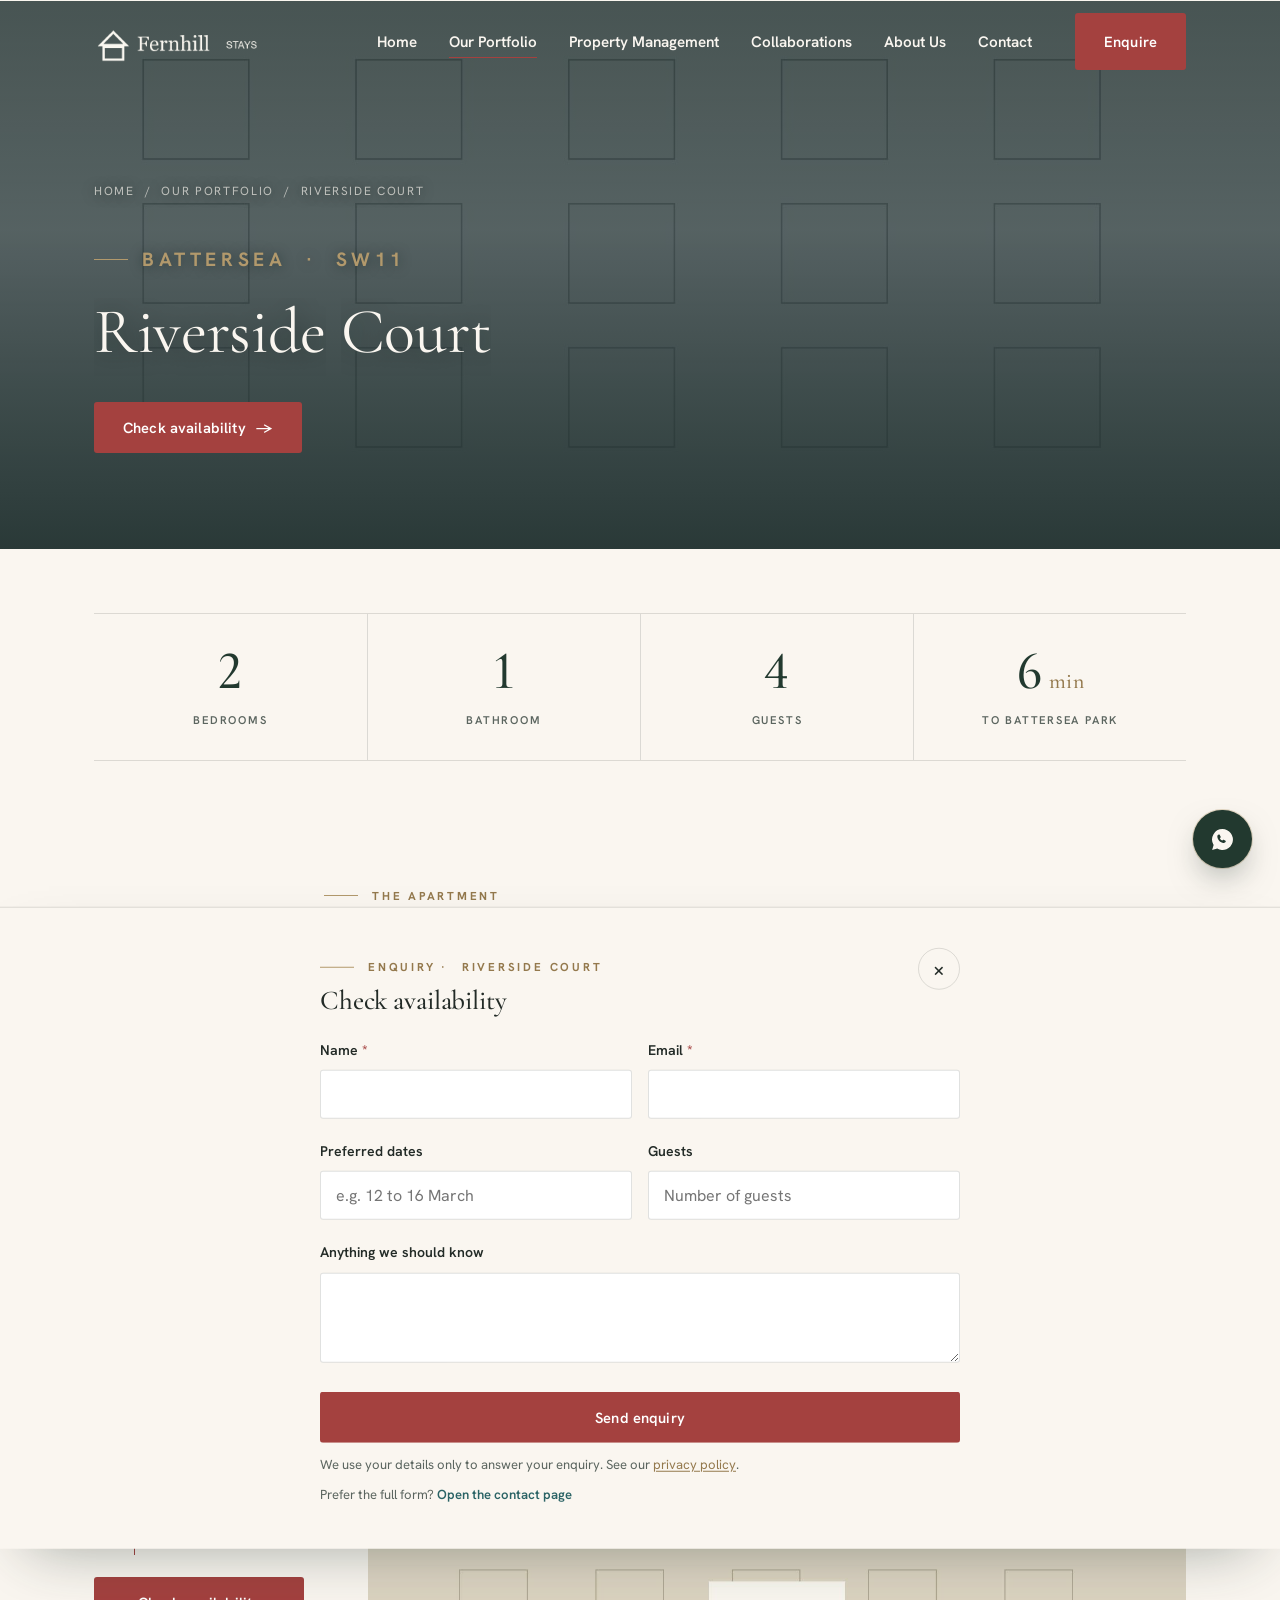
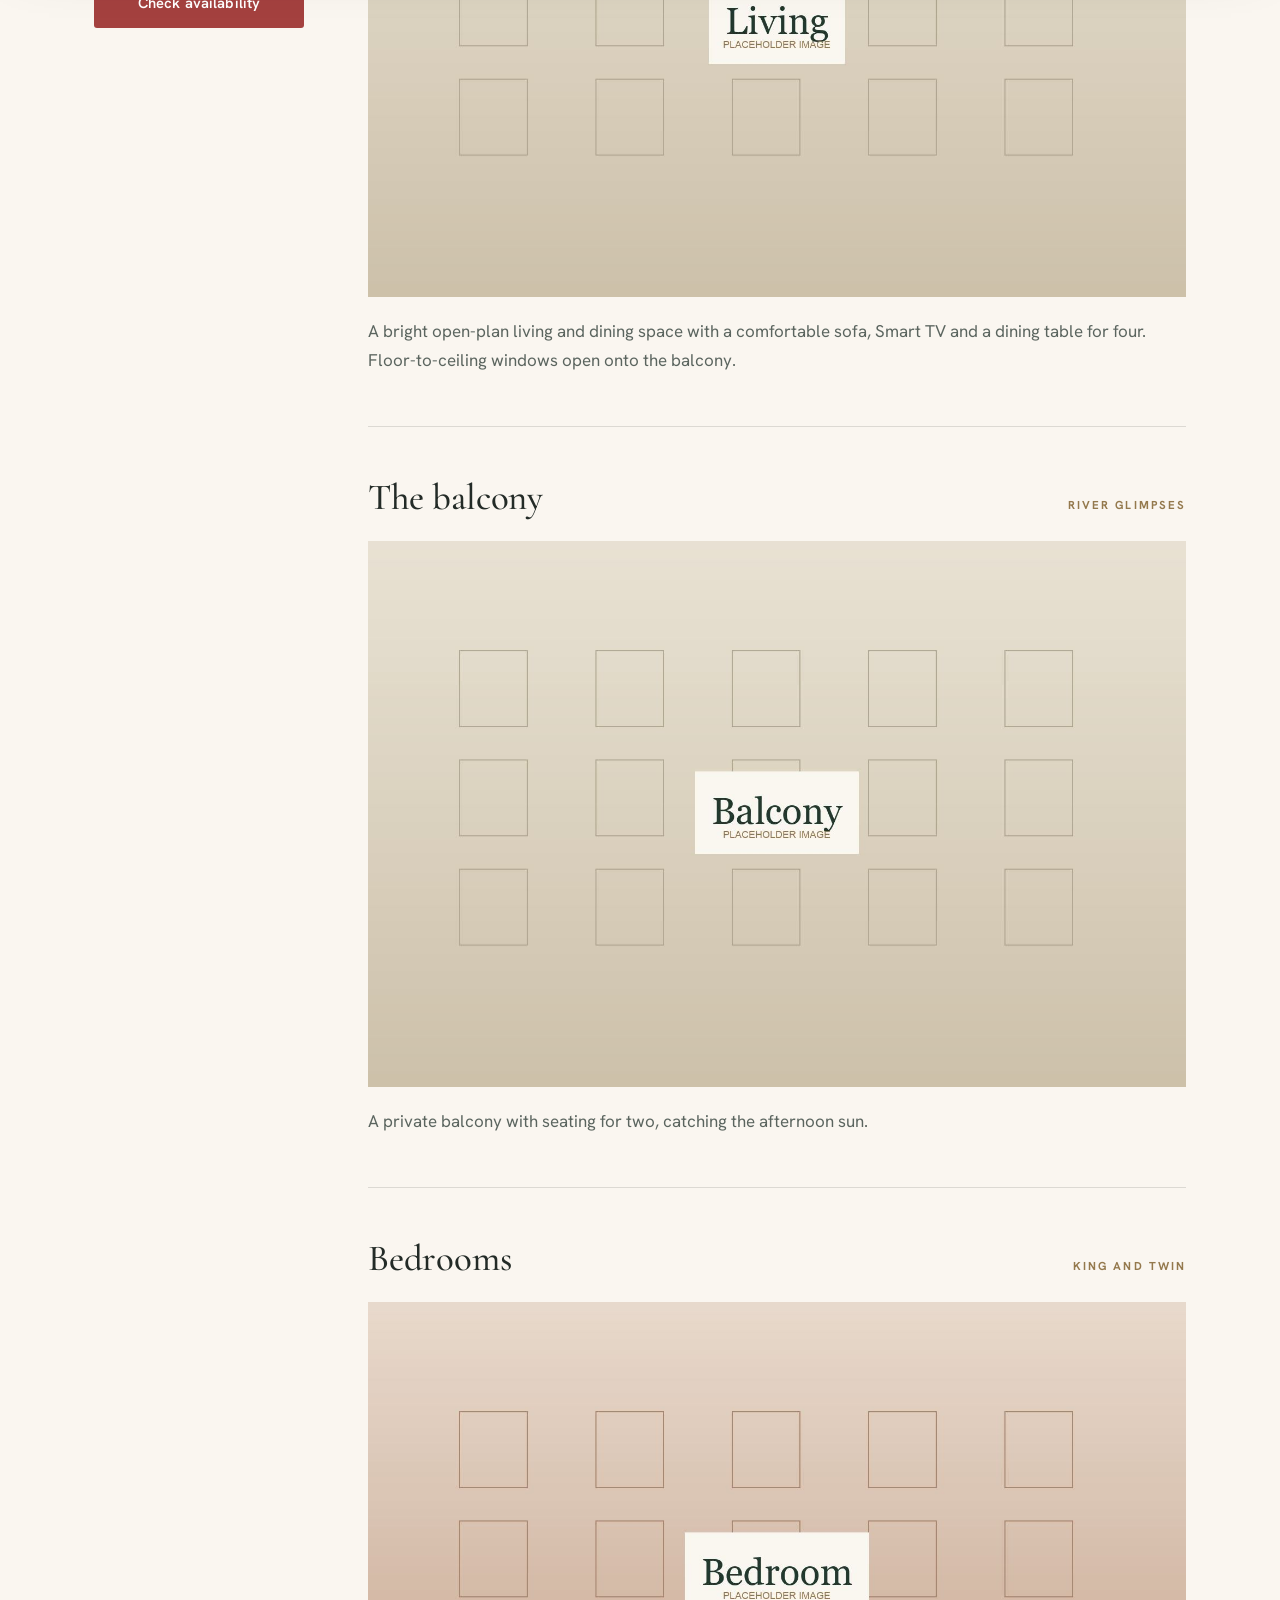
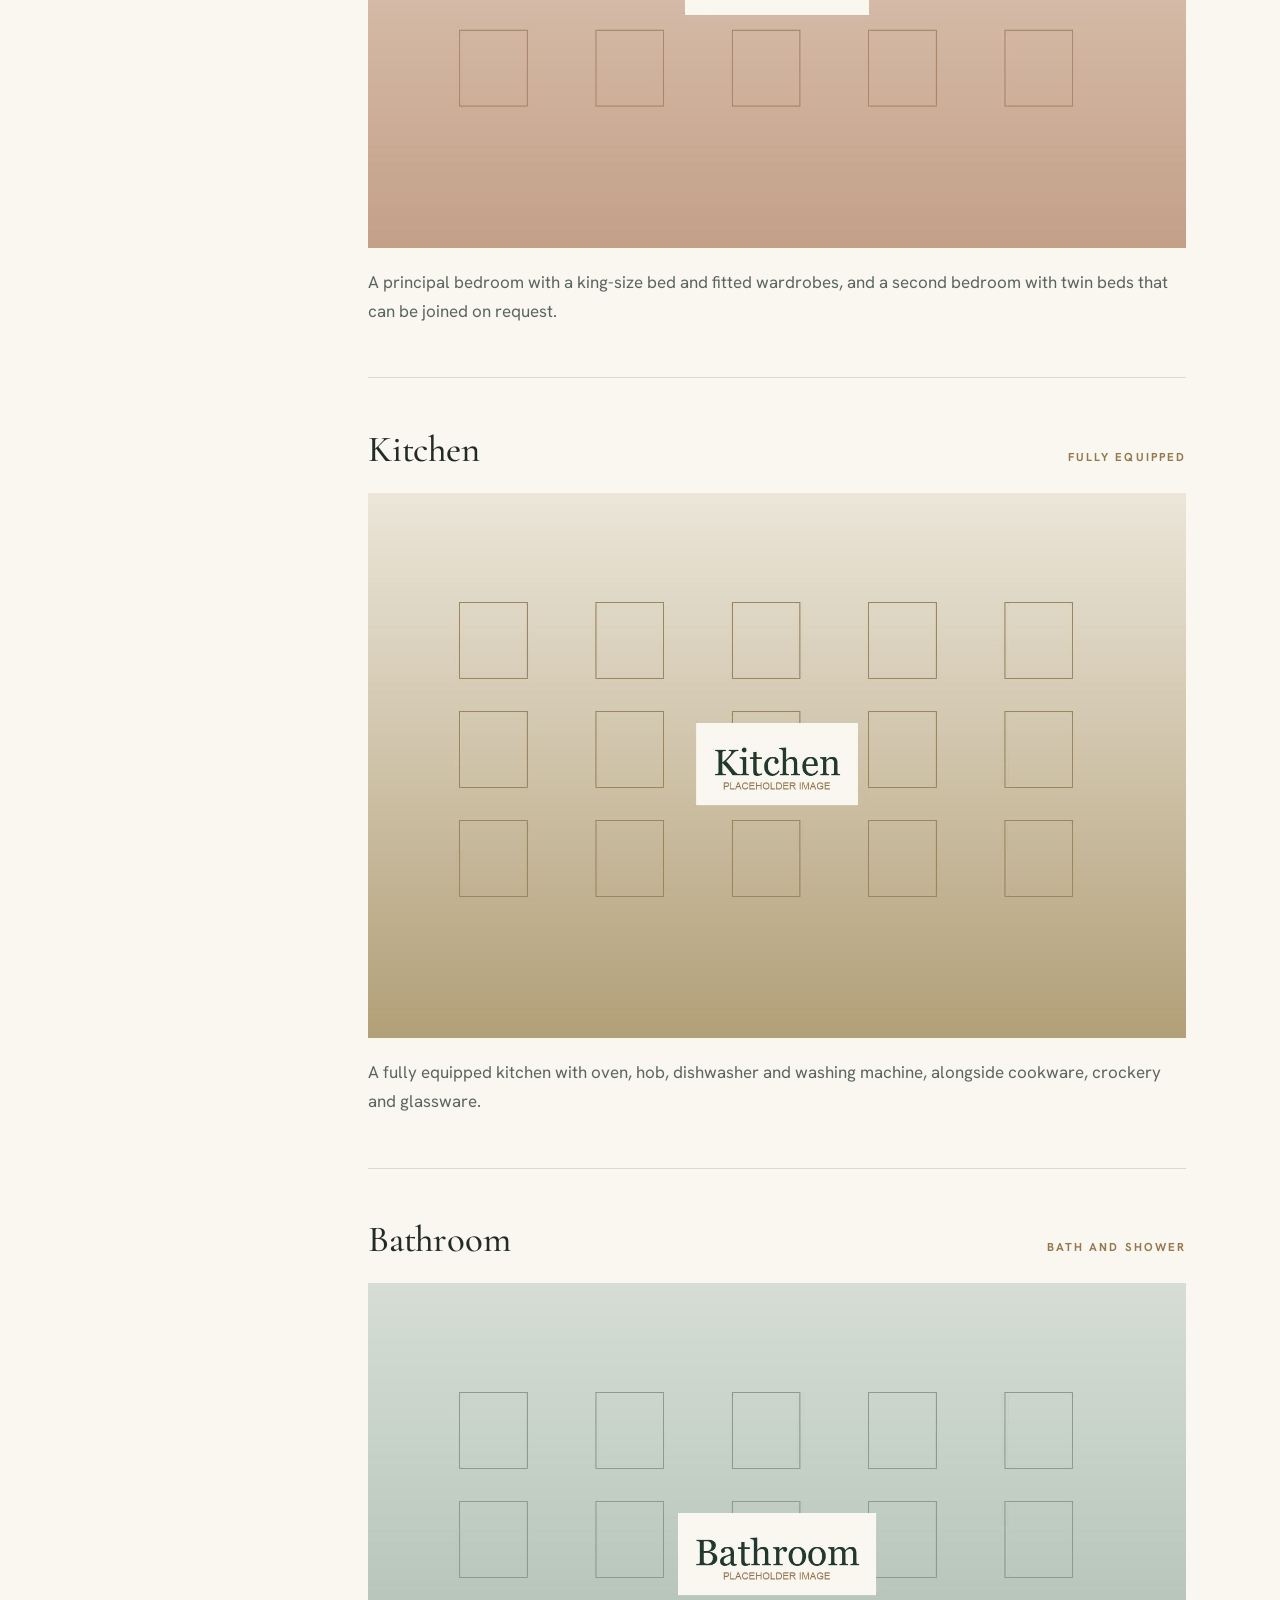
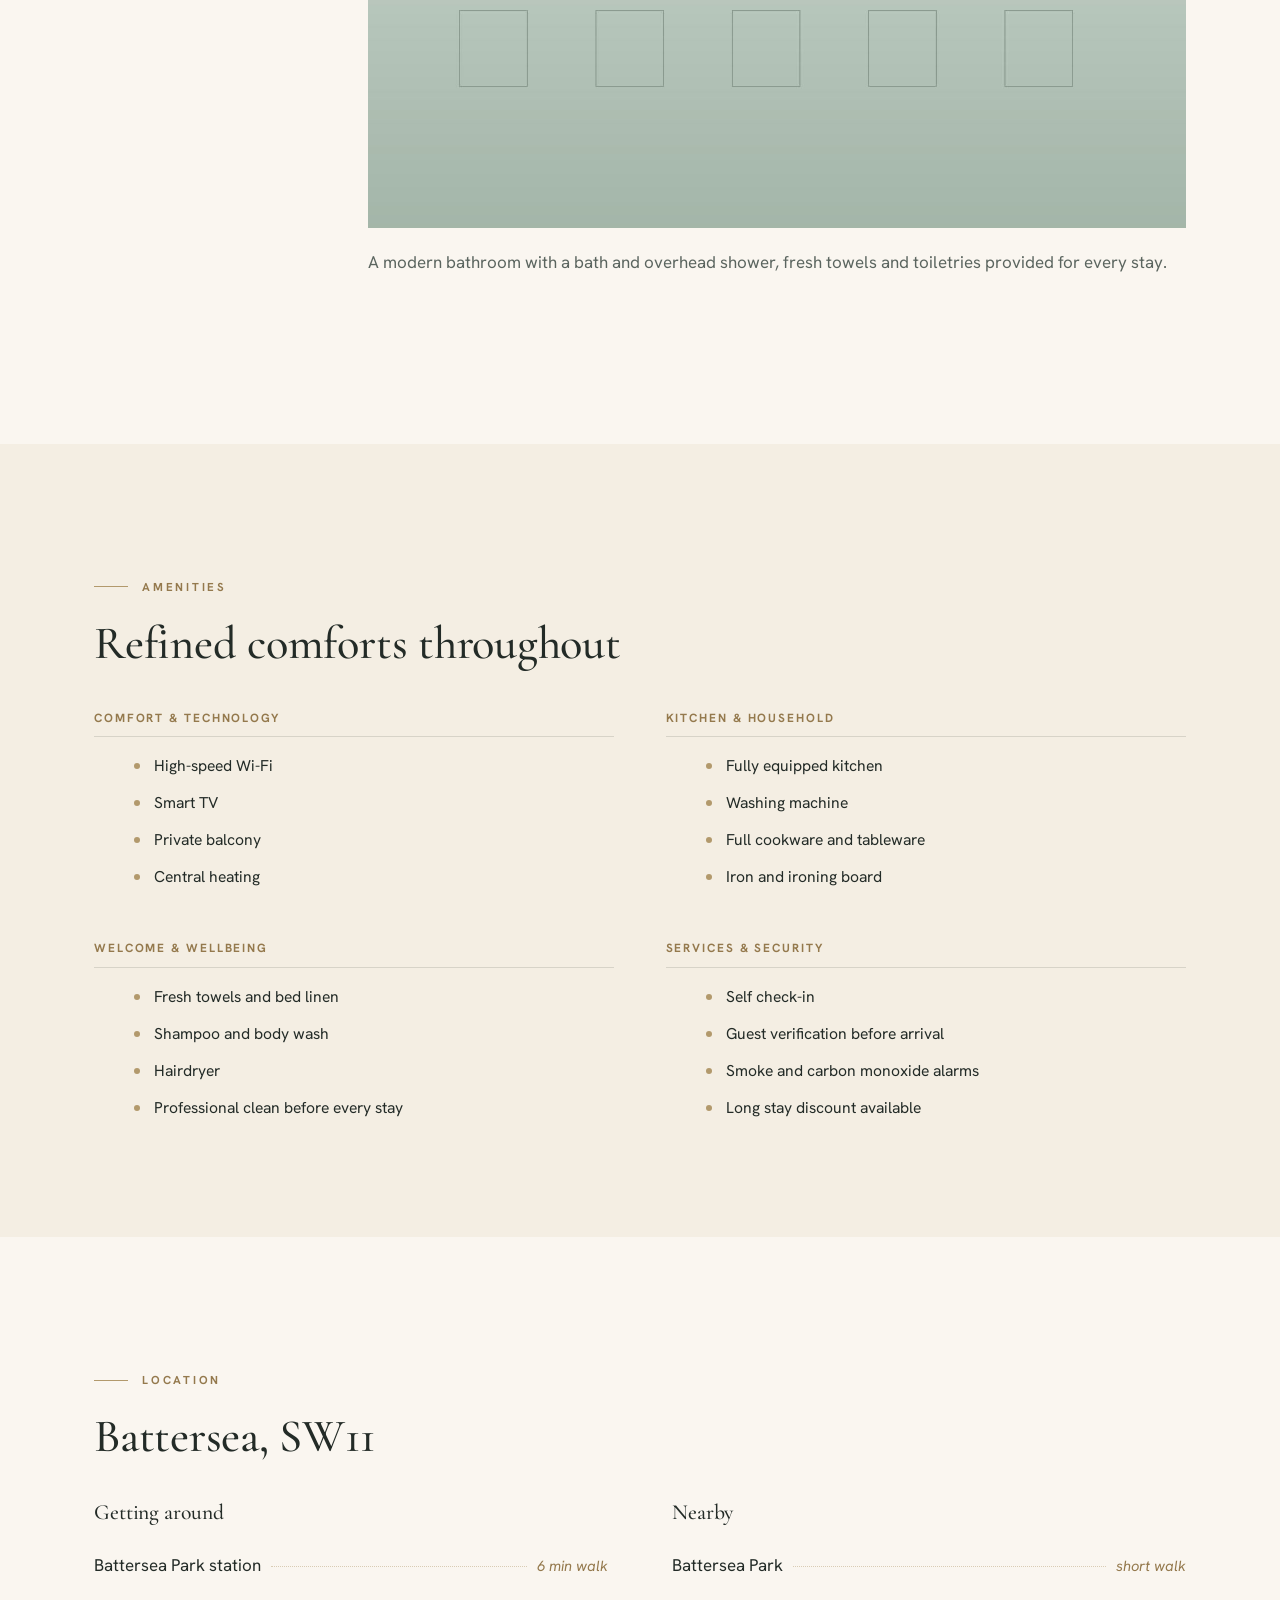
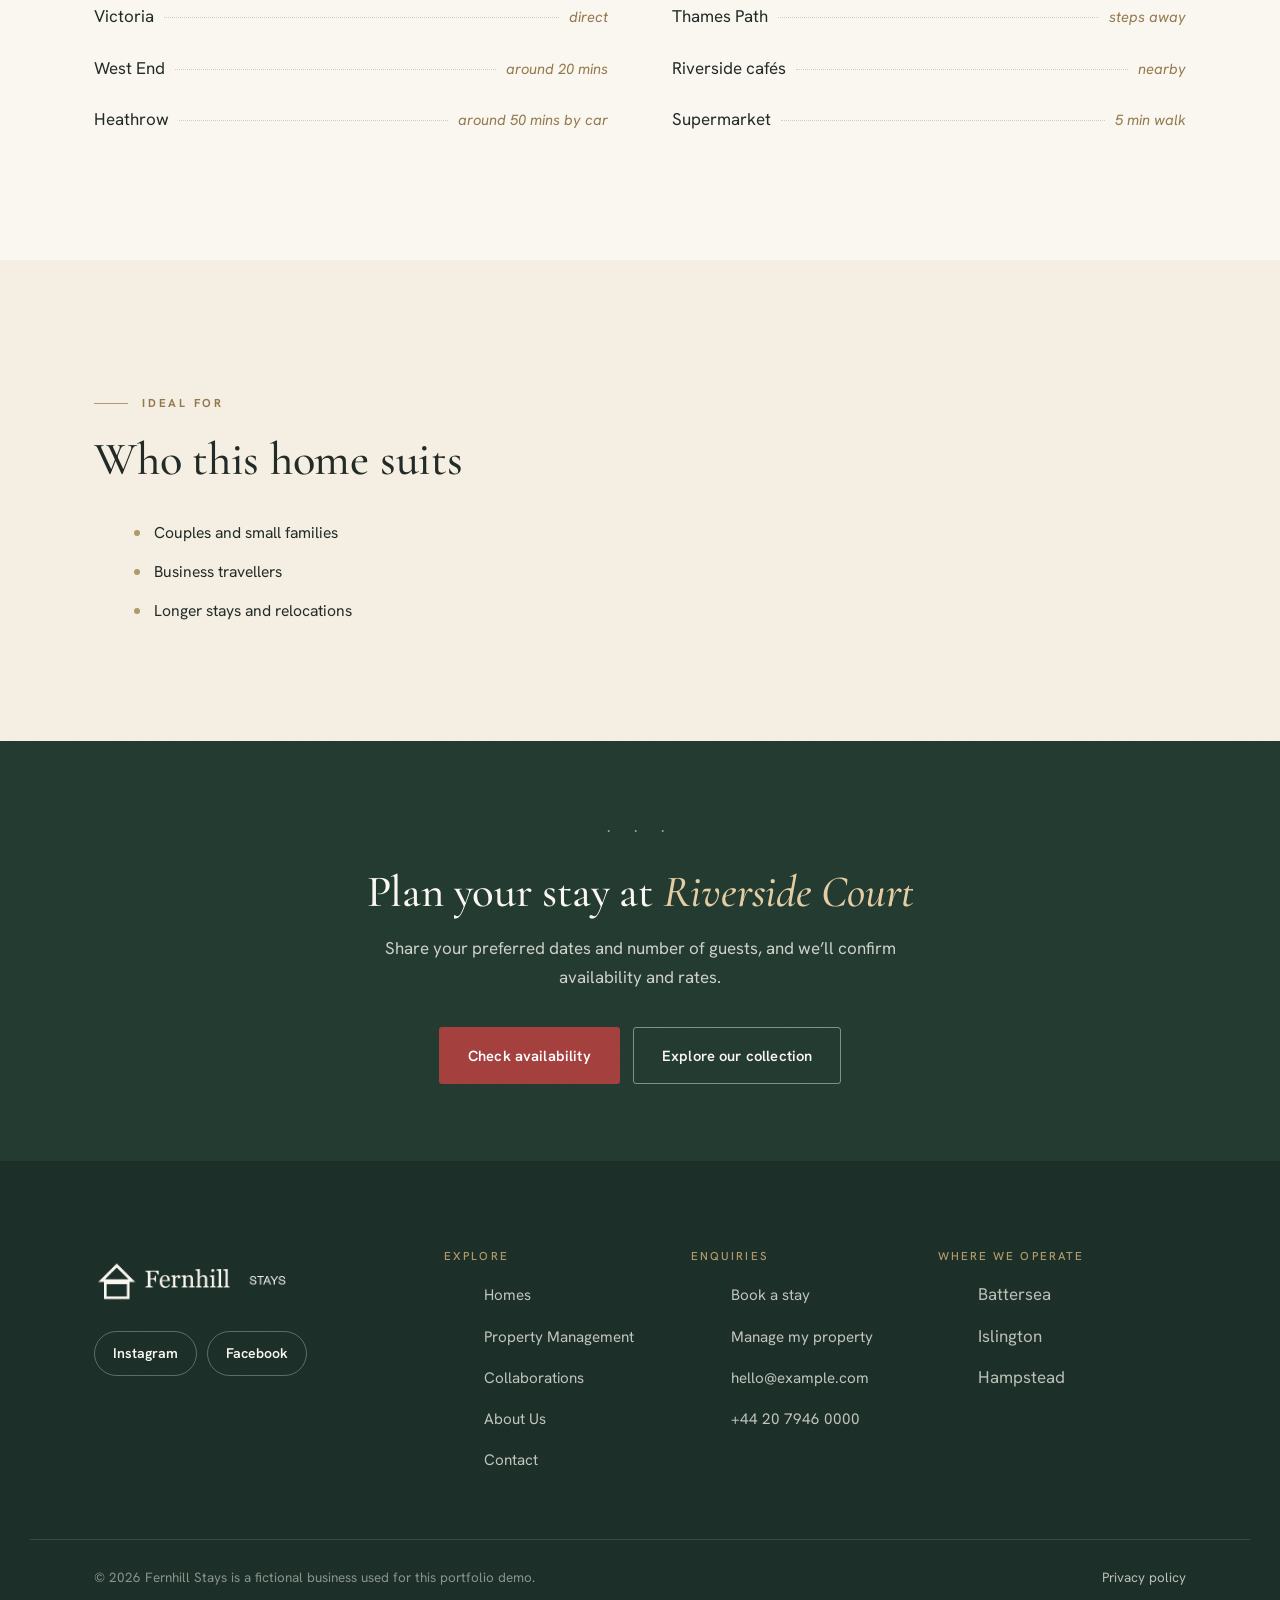
<file: home-riverside-court.html>
<!DOCTYPE html>
<html lang="en">
<head>
  <meta charset="UTF-8">
  <meta name="viewport" content="width=device-width, initial-scale=1.0">
  <title>Riverside Court, Battersea | Fernhill Stays</title>
  <meta name="description" content="A light-filled two bedroom apartment on the fourth floor of a modern riverside building, with a private balcony and an open-plan living and dining room.">
  <link rel="canonical" href="https://www.example.com/home-riverside-court">
  <meta property="og:type" content="website">
  <meta property="og:url" content="https://www.example.com/home-riverside-court">
  <meta property="og:title" content="Riverside Court, Battersea | Fernhill Stays">
  <meta property="og:description" content="A light-filled two bedroom apartment on the fourth floor of a modern riverside building, with a private balcony and an open-plan living and dining room.">
  <meta property="og:image" content="https://www.example.com/assets/images/og-image.png">
  <meta name="theme-color" content="#22392F">
  <link rel="icon" href="assets/brand/favicon-64.png" sizes="64x64">
  <link rel="apple-touch-icon" href="assets/brand/favicon-180.png">
  <link rel="preconnect" href="https://fonts.googleapis.com">
  <link rel="preconnect" href="https://fonts.gstatic.com" crossorigin>
  <link href="https://fonts.googleapis.com/css2?family=Cormorant+Garamond:ital,wght@0,400;0,500;0,600;1,400;1,500;1,600&family=Hanken+Grotesk:wght@400;500;600;700&display=swap" rel="stylesheet">
  <link rel="preload" as="image" href="assets/images/riverside-court-hero.jpg">
  <link rel="stylesheet" href="css/styles.css">
  <script type="application/ld+json">{"@context":"https://schema.org","@graph":[{"@type":"LocalBusiness","@id":"https://www.example.com/#organisation","name":"Fernhill Stays","url":"https://www.example.com/","description":"Fictional serviced-apartment business used for a website portfolio demo.","email":"hello@example.com","telephone":"+44 20 7946 0000","address":{"@type":"PostalAddress","addressLocality":"London","addressCountry":"GB"}},{"@type":"Accommodation","@id":"https://www.example.com/home-riverside-court#accommodation","name":"Riverside Court","description":"A light-filled two bedroom apartment on the fourth floor of a modern riverside building, with a private balcony and an open-plan living and dining room.","url":"https://www.example.com/home-riverside-court","numberOfBedrooms":2,"numberOfBathroomsTotal":1,"occupancy":{"@type":"QuantitativeValue","maxValue":4,"unitText":"guests"},"address":{"@type":"PostalAddress","addressLocality":"Battersea","addressRegion":"London","addressCountry":"GB"},"provider":{"@id":"https://www.example.com/#organisation"}},{"@type":"BreadcrumbList","itemListElement":[{"@type":"ListItem","position":1,"name":"Home","item":"https://www.example.com/"},{"@type":"ListItem","position":2,"name":"Homes","item":"https://www.example.com/homes"},{"@type":"ListItem","position":3,"name":"Riverside Court","item":"https://www.example.com/home-riverside-court"}]}]}</script>
</head>
<body class="has-stay-bar">
  <a class="skip-link" href="#main">Skip to content</a>

  <header class="site-header hero-attached">
    <div class="wrap nav">
      <a class="brand" href="./" aria-label="Fernhill Stays, home"><img class="logo-colour" src="assets/brand/logo-colour.png" alt="Fernhill Stays"><img class="logo-white" src="assets/brand/logo-white.png" alt="" aria-hidden="true"></a>
      <nav aria-label="Primary">
        <ul class="nav-links">
          <li><a href="./">Home</a></li>
          <li><a href="homes" aria-current="page">Our Portfolio</a></li>
          <li><a href="property-management">Property Management</a></li>
          <li><a href="collaborations">Collaborations</a></li>
          <li><a href="about">About Us</a></li>
          <li><a href="contact">Contact</a></li>
        </ul>
      </nav>
      <div class="nav-right">
        <a class="btn btn-primary" href="contact">Enquire</a>
        <button class="nav-toggle" aria-label="Open menu" aria-controls="mobile-menu" aria-expanded="false"><span></span></button>
      </div>
    </div>
  </header>
  <div class="mobile-menu" id="mobile-menu">
    <a href="./">Home</a>
    <a href="homes">Our Portfolio</a>
    <a href="property-management">Property Management</a>
    <a href="collaborations">Collaborations</a>
    <a href="about">About Us</a>
    <a href="contact">Contact</a>
    <a class="btn btn-primary btn-block" href="contact">Enquire</a>
  </div>

  <main id="main">
    <section class="page-hero">
      <div class="page-hero-bg"><img width="2000" height="1125" src="assets/images/riverside-court-hero.jpg" alt="" fetchpriority="high"></div>
      <div class="wrap">
        <div class="breadcrumb"><a href="./">Home</a> <span aria-hidden="true">/</span> <a href="homes">Our Portfolio</a> <span aria-hidden="true">/</span> <span>Riverside Court</span></div>
        <p class="eyebrow">Battersea &nbsp;&middot;&nbsp; SW11</p>
        <h1>Riverside Court</h1>
        <div class="hero-actions">
          <button class="btn btn-primary" data-open-enquiry data-context="Riverside Court">Check availability <span class="arw" aria-hidden="true">&rarr;</span></button>
        </div>
      </div>
    </section>

    <section class="wrap" style="padding-top:clamp(40px,5vw,64px)">
      <div class="facts reveal">
        <div class="fact"><div class="num"><span data-count="2">2</span></div><div class="lab">Bedrooms</div></div>
        <div class="fact"><div class="num">1</div><div class="lab">Bathroom</div></div>
        <div class="fact"><div class="num"><span data-count="4">4</span></div><div class="lab">Guests</div></div>
        <div class="fact"><div class="num">6<span class="unit"> min</span></div><div class="lab">To Battersea Park</div></div>
      </div>
    </section>

    <section class="section">
      <div class="wrap measure">
        <p class="eyebrow reveal">The apartment</p>
        <h2 class="h2 reveal" data-d="1">Private balcony, room to settle in</h2>
        <p class="lede reveal" data-d="2" style="margin-top:20px">A light-filled two bedroom apartment on the fourth floor of a modern riverside building, with a private balcony and an open-plan living and dining room.</p>
        <p class="reveal" data-d="2" style="margin-top:16px">Battersea Park station is a short walk away, with fast connections to Victoria and the West End, and the park and river path on the doorstep.</p>
      </div>
    </section>

    <section class="section" style="padding-top:0">
      <div class="wrap">
        <div class="home-layout">
          <aside class="room-index" aria-label="Rooms in this home">
            <p class="ri-title">This home</p>
            <ul><li><a href="#living" class="active">Living &amp; dining</a></li><li><a href="#balcony">The balcony</a></li><li><a href="#bedrooms">Bedrooms</a></li><li><a href="#kitchen">Kitchen</a></li><li><a href="#bathroom">Bathroom</a></li></ul>
            <div class="ri-cta"><button class="btn btn-primary btn-block" data-open-enquiry data-context="Riverside Court">Check availability</button></div>
          </aside>
          <div class="room-content">
            <section id="living" class="room-section">
              <div class="room-head"><h2>Living &amp; dining</h2><span class="side-label">Open plan</span></div>
              <div class="figure figure-natural unveil" style="margin-bottom:20px"><img width="1500" height="1000" src="assets/images/riverside-court-living.jpg" alt="Living &amp; dining, Riverside Court" loading="lazy"></div>
              <p class="reveal">A bright open-plan living and dining space with a comfortable sofa, Smart TV and a dining table for four. Floor-to-ceiling windows open onto the balcony.</p>
            </section>
            <section id="balcony" class="room-section">
              <div class="room-head"><h2>The balcony</h2><span class="side-label">River glimpses</span></div>
              <div class="figure figure-natural unveil" style="margin-bottom:20px"><img width="1500" height="1000" src="assets/images/riverside-court-balcony.jpg" alt="The balcony, Riverside Court" loading="lazy"></div>
              <p class="reveal">A private balcony with seating for two, catching the afternoon sun.</p>
            </section>
            <section id="bedrooms" class="room-section">
              <div class="room-head"><h2>Bedrooms</h2><span class="side-label">King and twin</span></div>
              <div class="figure figure-natural unveil" style="margin-bottom:20px"><img width="1500" height="1000" src="assets/images/riverside-court-bedrooms.jpg" alt="Bedrooms, Riverside Court" loading="lazy"></div>
              <p class="reveal">A principal bedroom with a king-size bed and fitted wardrobes, and a second bedroom with twin beds that can be joined on request.</p>
            </section>
            <section id="kitchen" class="room-section">
              <div class="room-head"><h2>Kitchen</h2><span class="side-label">Fully equipped</span></div>
              <div class="figure figure-natural unveil" style="margin-bottom:20px"><img width="1500" height="1000" src="assets/images/riverside-court-kitchen.jpg" alt="Kitchen, Riverside Court" loading="lazy"></div>
              <p class="reveal">A fully equipped kitchen with oven, hob, dishwasher and washing machine, alongside cookware, crockery and glassware.</p>
            </section>
            <section id="bathroom" class="room-section">
              <div class="room-head"><h2>Bathroom</h2><span class="side-label">Bath and shower</span></div>
              <div class="figure figure-natural unveil" style="margin-bottom:20px"><img width="1500" height="1000" src="assets/images/riverside-court-bathroom.jpg" alt="Bathroom, Riverside Court" loading="lazy"></div>
              <p class="reveal">A modern bathroom with a bath and overhead shower, fresh towels and toiletries provided for every stay.</p>
            </section>
          </div>
        </div>
      </div>
    </section>

    <section class="section paper-band">
      <div class="wrap">
        <div class="section-head reveal" style="margin-bottom:clamp(28px,4vw,44px)">
          <p class="eyebrow">Amenities</p>
          <h2 class="h2">Refined comforts throughout</h2>
        </div>
        <div class="amenity-cols"><div class="amenity-group reveal"><h3>Comfort &amp; technology</h3><ul><li>High-speed Wi-Fi</li><li>Smart TV</li><li>Private balcony</li><li>Central heating</li></ul></div><div class="amenity-group reveal"><h3>Kitchen &amp; household</h3><ul><li>Fully equipped kitchen</li><li>Washing machine</li><li>Full cookware and tableware</li><li>Iron and ironing board</li></ul></div><div class="amenity-group reveal"><h3>Welcome &amp; wellbeing</h3><ul><li>Fresh towels and bed linen</li><li>Shampoo and body wash</li><li>Hairdryer</li><li>Professional clean before every stay</li></ul></div><div class="amenity-group reveal"><h3>Services &amp; security</h3><ul><li>Self check-in</li><li>Guest verification before arrival</li><li>Smoke and carbon monoxide alarms</li><li>Long stay discount available</li></ul></div></div>
      </div>
    </section>

    <section class="section">
      <div class="wrap">
        <div class="section-head reveal" style="margin-bottom:clamp(26px,4vw,40px)">
          <p class="eyebrow">Location</p>
          <h2 class="h2">Battersea, SW11</h2>
        </div>
        <div class="leader-cols">
          <div class="leader-group reveal"><h3>Getting around</h3><div class="leader"><span class="lname">Battersea Park station</span><span class="ldots"></span><span class="ltime">6 min walk</span></div><div class="leader"><span class="lname">Victoria</span><span class="ldots"></span><span class="ltime">direct</span></div><div class="leader"><span class="lname">West End</span><span class="ldots"></span><span class="ltime">around 20 mins</span></div><div class="leader"><span class="lname">Heathrow</span><span class="ldots"></span><span class="ltime">around 50 mins by car</span></div></div>
          <div class="leader-group reveal" data-d="1"><h3>Nearby</h3><div class="leader"><span class="lname">Battersea Park</span><span class="ldots"></span><span class="ltime">short walk</span></div><div class="leader"><span class="lname">Thames Path</span><span class="ldots"></span><span class="ltime">steps away</span></div><div class="leader"><span class="lname">Riverside cafés</span><span class="ldots"></span><span class="ltime">nearby</span></div><div class="leader"><span class="lname">Supermarket</span><span class="ldots"></span><span class="ltime">5 min walk</span></div></div>
        </div>
      </div>
    </section>

    <section class="section paper-band">
      <div class="wrap">
        <div class="section-head reveal" style="margin-bottom:clamp(24px,3vw,36px)">
          <p class="eyebrow">Ideal for</p>
          <h2 class="h2">Who this home suits</h2>
        </div>
        <div class="amenity-cols">
          <div class="amenity-group reveal"><ul style="gap:12px"><li>Couples and small families</li><li>Business travellers</li><li>Longer stays and relocations</li></ul></div>
        </div>
      </div>
    </section>

    <section class="cta">
      <div class="wrap reveal">
        <div class="dots" aria-hidden="true">&middot; &middot; &middot;</div>
        <h2>Plan your stay at <em>Riverside Court</em></h2>
        <p>Share your preferred dates and number of guests, and we&rsquo;ll confirm availability and rates.</p>
        <div class="cta-actions">
          <button class="btn btn-primary" data-open-enquiry data-context="Riverside Court">Check availability</button>
          <a class="btn btn-line-light" href="homes">Explore our collection</a>
        </div>
      </div>
    </section>
  </main>

  <footer class="site-footer">
    <div class="wrap footer-top">
      <div class="footer-brand">
        <a class="brand" href="./" aria-label="Fernhill Stays, home"><img src="assets/brand/logo-white.png" alt="Fernhill Stays"></a>
        <div class="social-links">
          <a href="#" target="_blank" rel="noopener">Instagram</a>
          <a href="#" target="_blank" rel="noopener">Facebook</a>
        </div>
      </div>
      <div class="footer-col"><h3>Explore</h3><ul>
        <li><a href="homes">Homes</a></li>
        <li><a href="property-management">Property Management</a></li>
        <li><a href="collaborations">Collaborations</a></li>
        <li><a href="about">About Us</a></li>
        <li><a href="contact">Contact</a></li>
      </ul></div>
      <div class="footer-col"><h4>Enquiries</h3><ul>
        <li><a href="contact?reason=guest">Book a stay</a></li>
        <li><a href="contact?reason=owner">Manage my property</a></li>
        <li><a href="mailto:hello@example.com">hello@example.com</a></li>
        <li><a href="tel:+442079460000">+44 20 7946 0000</a></li>
      </ul></div>
      <div class="footer-col"><h4>Where we operate</h3><ul>
        <li>Battersea</li>
        <li>Islington</li>
        <li>Hampstead</li>
      </ul></div>
    </div>
    <div class="wrap footer-bottom">
      <span>&copy; <span class="js-year">2026</span> Fernhill Stays is a fictional business used for this portfolio demo.</span>
      <a href="privacy">Privacy policy</a>
    </div>
  </footer>

  <div class="stay-bar">
    <span class="sb-name">Riverside Court</span>
    <button class="btn btn-primary" data-open-enquiry data-context="Riverside Court">Check availability</button>
  </div>

  <div class="enquiry-backdrop" id="enquiry-backdrop"></div>
  <div class="enquiry-drawer" id="enquiry-drawer" role="dialog" aria-modal="true" aria-labelledby="drawer-title" aria-hidden="true">
    <div class="drawer-inner">
      <div class="drawer-head">
        <div>
          <p class="eyebrow" style="margin-bottom:10px">Enquiry &middot; <span class="drawer-context">Riverside Court</span></p>
          <h2 class="h3" id="drawer-title">Check availability</h2>
        </div>
        <button class="drawer-close" aria-label="Close enquiry">&times;</button>
      </div>
      <form data-validate novalidate>
        <div class="form-status" role="status" aria-live="polite"></div>
        <div class="field-row">
          <div class="field"><label for="d-name">Name <span class="req" aria-hidden="true">*</span></label>
            <input id="d-name" name="name" type="text" required autocomplete="name">
            <span class="field-error">Please enter your name.</span></div>
          <div class="field"><label for="d-email">Email <span class="req" aria-hidden="true">*</span></label>
            <input id="d-email" name="email" type="email" required autocomplete="email">
            <span class="field-error">Please enter a valid email.</span></div>
        </div>
        <div class="field-row">
          <div class="field"><label for="d-dates">Preferred dates</label>
            <input id="d-dates" name="dates" type="text" placeholder="e.g. 12 to 16 March"></div>
          <div class="field"><label for="d-guests">Guests</label>
            <input id="d-guests" name="guests" type="number" min="1" placeholder="Number of guests"></div>
        </div>
        <div class="field"><label for="d-message">Anything we should know</label>
          <textarea id="d-message" name="message" style="min-height:90px"></textarea></div>
        <button class="btn btn-primary btn-block" type="submit">Send enquiry</button>
              <p class="form-privacy">We use your details only to answer your enquiry. See our <a href="privacy">privacy policy</a>.</p>
        <p class="form-note">Prefer the full form? <a class="tlink" href="contact?reason=guest&amp;home=Riverside%20Court">Open the contact page</a></p>
      </form>
    </div>
  </div>

  <!-- WhatsApp -->
  <a class="wa-float" href="https://wa.me/442079460000" target="_blank" rel="noopener" aria-label="Message Fernhill Stays on WhatsApp"><svg viewBox="0 0 24 24" aria-hidden="true"><path class="wa-bubble" fill="currentColor" d="M12 2a10 10 0 0 0-8.53 15.23L2.05 22l4.9-1.38A10 10 0 1 0 12 2z"/><path class="wa-handset" d="M8.62 7.35c.3-.1.63.02.78.3l.85 1.6c.14.27.09.6-.12.81l-.7.72c.5.99 1.3 1.79 2.29 2.29l.72-.7c.21-.21.54-.26.81-.12l1.6.85c.28.15.4.48.3.78-.3.92-1.2 1.5-2.16 1.39-3.12-.35-5.6-2.83-5.95-5.95-.11-.96.47-1.86 1.39-2.16z"/></svg><span class="wa-label">Chat on WhatsApp</span></a>

  <script src="js/main.js" defer></script>
  <script src="js/motion.js" defer></script>
</body>
</html>
</file>
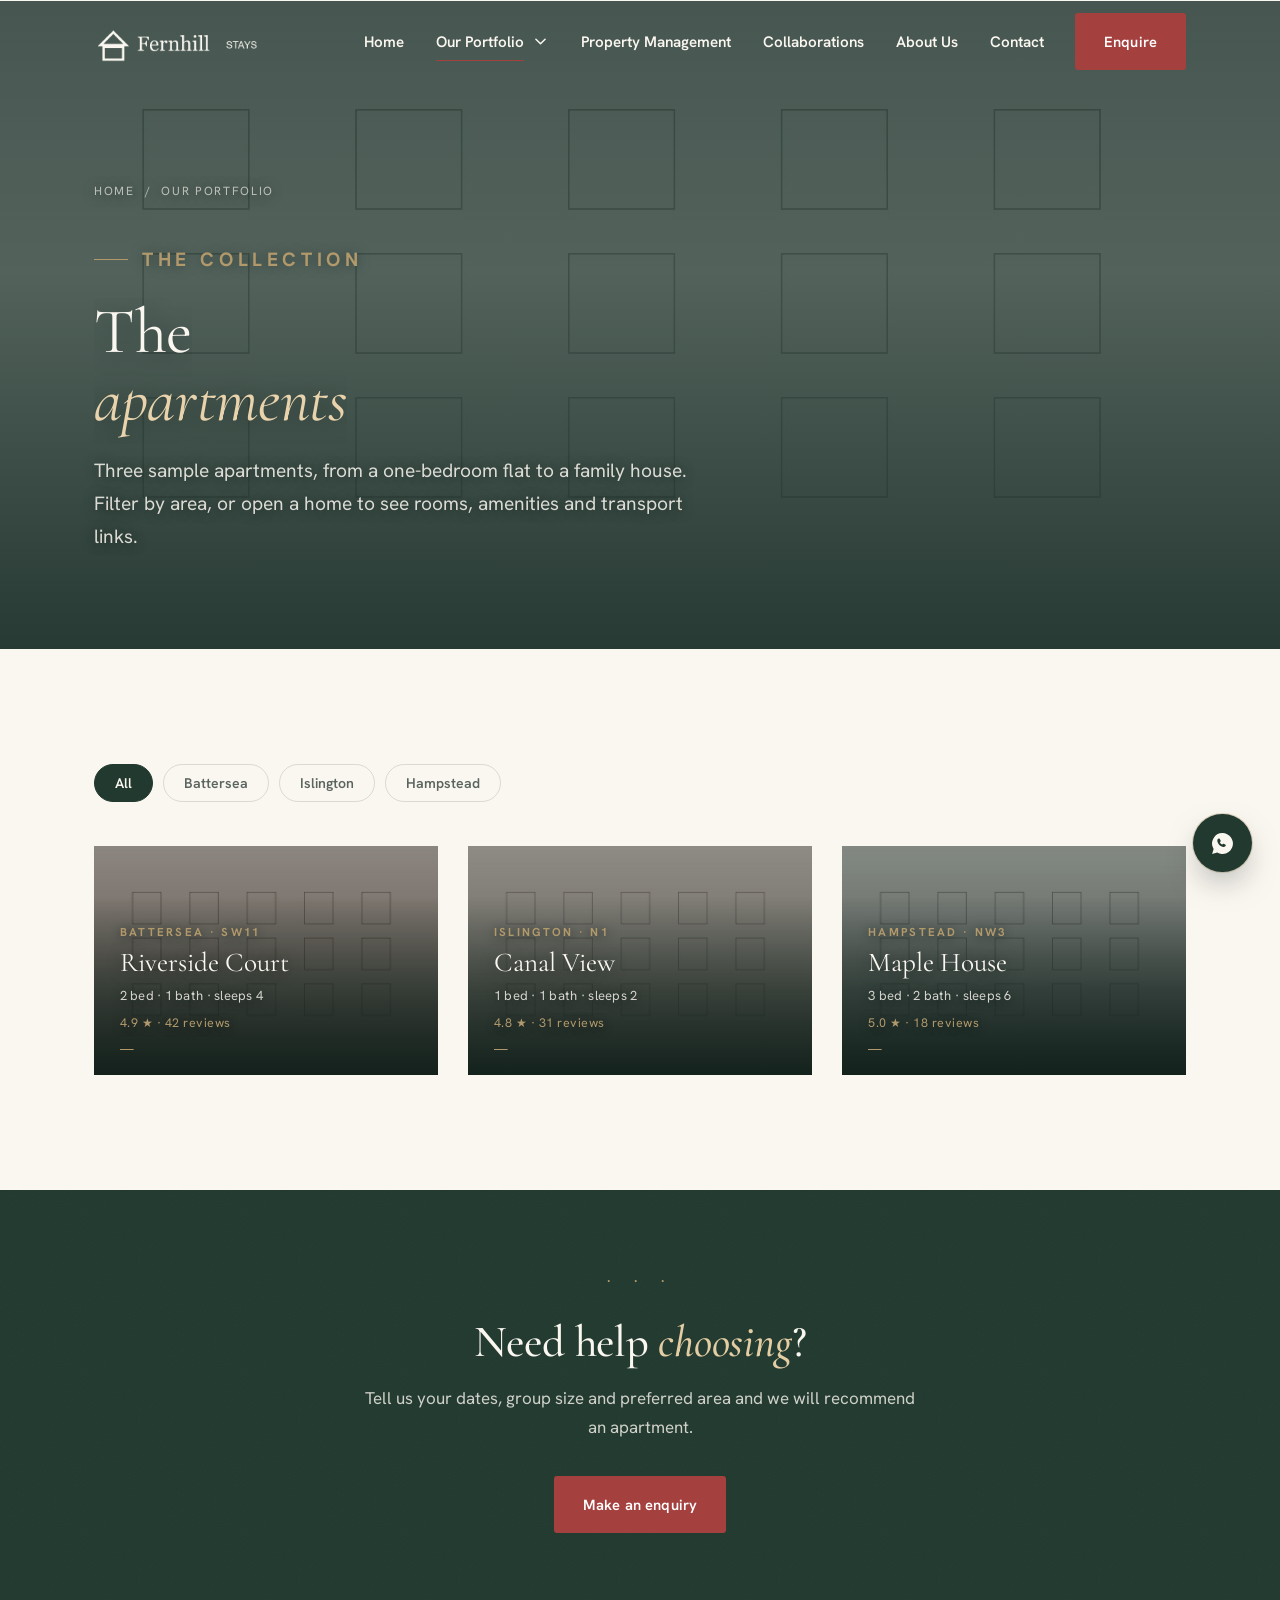
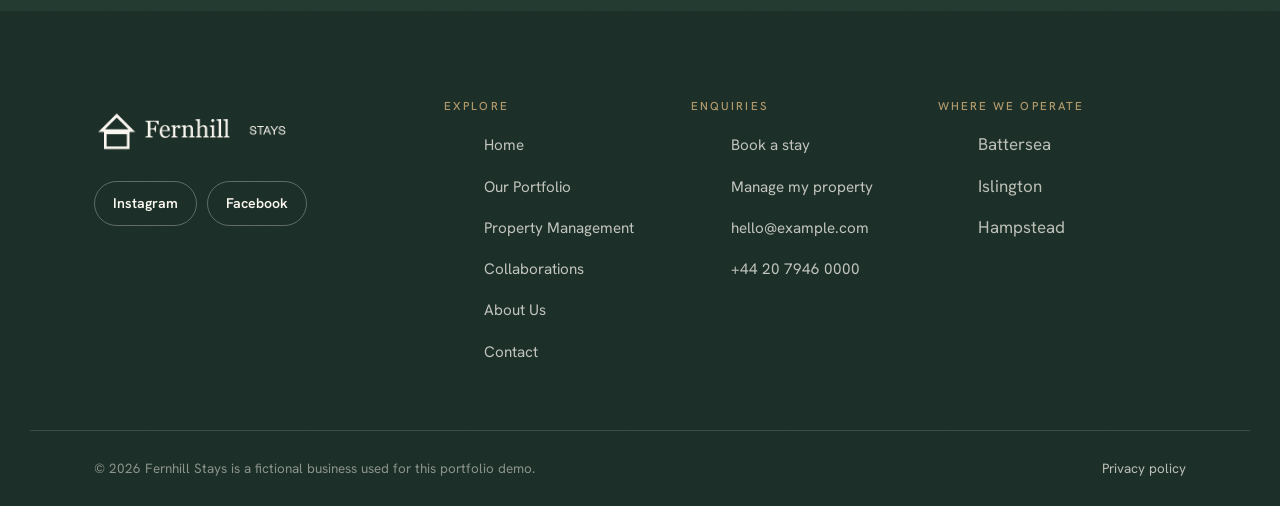
<file: homes.html>
<!DOCTYPE html>
<html lang="en">
<head>
  <meta charset="UTF-8">
  <meta name="viewport" content="width=device-width, initial-scale=1.0">
  <title>Our Portfolio | Fernhill Stays</title>
  <meta name="description" content="Sample apartments with filters by area and an enquiry form.">
  <link rel="canonical" href="https://www.example.com/homes">
  <meta property="og:type" content="website">
  <meta property="og:url" content="https://www.example.com/homes">
  <meta property="og:title" content="Our Portfolio | Fernhill Stays">
  <meta property="og:description" content="Serviced apartments across London's best connected neighbourhoods.">
  <meta property="og:image" content="https://www.example.com/assets/images/og-image.png">
  <meta name="theme-color" content="#22392F">
  <link rel="icon" href="assets/brand/favicon-64.png" sizes="64x64">
  <link rel="apple-touch-icon" href="assets/brand/favicon-180.png">
  <link rel="preconnect" href="https://fonts.googleapis.com">
  <link rel="preconnect" href="https://fonts.gstatic.com" crossorigin>
  <link href="https://fonts.googleapis.com/css2?family=Cormorant+Garamond:ital,wght@0,400;0,500;0,600;1,400;1,500;1,600&family=Hanken+Grotesk:wght@400;500;600;700&display=swap" rel="stylesheet">
  
  <link rel="stylesheet" href="css/styles.css">
  <script type="application/ld+json">{"@context":"https://schema.org","@graph":[{"@type":"LocalBusiness","@id":"https://www.example.com/#organisation","name":"Fernhill Stays","legalName":"Fernhill Stays","url":"https://www.example.com/","logo":"https://www.example.com/assets/brand/logo-colour.png","image":"https://www.example.com/assets/images/og-image.png","description":"Fictional serviced-apartment business used for a website portfolio demo.","telephone":"+44 20 7946 0000","email":"hello@example.com","areaServed":{"@type":"City","name":"London"},"address":{"@type":"PostalAddress","addressLocality":"London","addressCountry":"GB"},"sameAs":["#","#"]},{"@type":"CollectionPage","name":"Homes","url":"https://www.example.com/homes","description":"Serviced apartments across London's best connected neighbourhoods.","hasPart":[{"@type":"Accommodation","name":"Riverside Court","url":"https://www.example.com/home-riverside-court"},{"@type":"Accommodation","name":"Canal View","url":"https://www.example.com/home-canal-view"},{"@type":"Accommodation","name":"Maple House","url":"https://www.example.com/home-maple-house"}]},{"@type":"BreadcrumbList","itemListElement":[{"@type":"ListItem","position":1,"name":"Home","item":"https://www.example.com/"},{"@type":"ListItem","position":2,"name":"Homes","item":"https://www.example.com/homes"}]}]}</script>
</head>
<body>
  <a class="skip-link" href="#main">Skip to content</a>

  <header class="site-header hero-attached">
    <div class="wrap nav">
      <a class="brand" href="./" aria-label="Fernhill Stays, home"><img class="logo-colour" src="assets/brand/logo-colour.png" alt="Fernhill Stays"><img class="logo-white" src="assets/brand/logo-white.png" alt="" aria-hidden="true"></a>
      <nav aria-label="Primary">
        <ul class="nav-links">
          <li><a href="./">Home</a></li>
          <!-- nav:portfolio --><li class="nav-drop">
            <span class="nav-drop-head"><a href="homes" aria-current="page">Our Portfolio</a><button class="nav-drop-toggle" type="button" aria-expanded="false" aria-controls="portfolio-menu" aria-label="Show properties"><svg viewBox="0 0 12 7" aria-hidden="true" focusable="false"><path d="M1 1l5 5 5-5" fill="none" stroke="currentColor" stroke-width="1.6" stroke-linecap="round" stroke-linejoin="round"/></svg></button></span>
            <div class="nav-drop-panel" id="portfolio-menu">
              <div class="nav-drop-inner">
                <ul>
                <li><a href="home-riverside-court"><span class="nd-name">Riverside Court</span><span class="nd-area">Battersea</span></a></li>
                <li><a href="home-canal-view"><span class="nd-name">Canal View</span><span class="nd-area">Islington</span></a></li>
                <li><a href="home-maple-house"><span class="nd-name">Maple House</span><span class="nd-area">Hampstead</span></a></li>
                </ul>
                <a class="nav-drop-all" href="homes">View all homes <span aria-hidden="true">&rarr;</span></a>
              </div>
            </div>
          </li><!-- /nav:portfolio -->
          <li><a href="property-management">Property Management</a></li>
          <li><a href="collaborations">Collaborations</a></li>
          <li><a href="about">About Us</a></li>
          <li><a href="contact">Contact</a></li>
        </ul>
      </nav>
      <div class="nav-right">
        <a class="btn btn-primary" href="contact">Enquire</a>
        <button class="nav-toggle" aria-label="Open menu" aria-controls="mobile-menu" aria-expanded="false"><span></span></button>
      </div>
    </div>
  </header>
  <div class="mobile-menu" id="mobile-menu">
    <a href="./">Home</a>
    <!-- mnav:portfolio --><div class="m-drop">
      <button class="m-drop-toggle" type="button" aria-expanded="false" aria-controls="m-portfolio-menu">Our Portfolio <svg viewBox="0 0 12 7" aria-hidden="true" focusable="false"><path d="M1 1l5 5 5-5" fill="none" stroke="currentColor" stroke-width="1.6" stroke-linecap="round" stroke-linejoin="round"/></svg></button>
      <div class="m-drop-panel" id="m-portfolio-menu">
        <a href="home-riverside-court"><span class="m-name">Riverside Court</span><span class="m-area">Battersea</span></a>
        <a href="home-canal-view"><span class="m-name">Canal View</span><span class="m-area">Islington</span></a>
        <a href="home-maple-house"><span class="m-name">Maple House</span><span class="m-area">Hampstead</span></a>
        <a class="m-drop-all" href="homes">View all homes</a>
      </div>
    </div>
    <!-- /mnav:portfolio -->
    <a href="property-management">Property Management</a>
    <a href="collaborations">Collaborations</a>
    <a href="about">About Us</a>
    <a href="contact">Contact</a>
    <a class="btn btn-primary btn-block" href="contact">Enquire</a>
  </div>

  <main id="main">
    <section class="page-hero">
      <div class="page-hero-bg"><img width="2000" height="1125" src="assets/images/homes-hero.jpg" alt="" fetchpriority="high"></div>
      <div class="wrap">
        <div class="breadcrumb"><a href="./">Home</a> <span aria-hidden="true">/</span> <span>Our Portfolio</span></div>
        <p class="eyebrow">The collection</p>
        <h1>The<br><em>apartments</em></h1>
        <p>Three sample apartments, from a one-bedroom flat to a family house. Filter by area, or open a home to see rooms, amenities and transport links.</p>
      </div>
    </section>

    <section class="section">
      <div class="wrap">
        <div class="filters reveal" role="group" aria-label="Filter homes by neighbourhood" style="margin-bottom:clamp(28px,4vw,44px)">
          <button class="filter" data-filter="all" aria-pressed="true">All</button>
          <button class="filter" data-filter="Battersea" aria-pressed="false">Battersea</button>
          <button class="filter" data-filter="Islington" aria-pressed="false">Islington</button>
          <button class="filter" data-filter="Hampstead" aria-pressed="false">Hampstead</button>
        </div>

        <div class="cover-grid">
          <a class="cover reveal" href="home-riverside-court" data-location="Battersea">
            <span class="figure r-3x2"><img width="1500" height="1000" src="assets/images/cover-riverside-court.jpg" alt="Riverside Court, Battersea" loading="lazy"></span>
            <span class="cover-meta">
              <span class="cover-loc">Battersea &middot; SW11</span>
              <span class="cover-name">Riverside Court</span>
              <span class="cover-spec">2 bed · 1 bath · sleeps 4</span>
              <span class="cover-rating">4.9 &#9733; &middot; 42 reviews</span>
              <span class="cover-rule"></span>
            </span>
          </a>
          <a class="cover reveal" data-d="1" href="home-canal-view" data-location="Islington">
            <span class="figure r-3x2"><img width="1500" height="1000" src="assets/images/cover-canal-view.jpg" alt="Canal View, Islington" loading="lazy"></span>
            <span class="cover-meta">
              <span class="cover-loc">Islington &middot; N1</span>
              <span class="cover-name">Canal View</span>
              <span class="cover-spec">1 bed · 1 bath · sleeps 2</span>
              <span class="cover-rating">4.8 &#9733; &middot; 31 reviews</span>
              <span class="cover-rule"></span>
            </span>
          </a>
          <a class="cover reveal" data-d="2" href="home-maple-house" data-location="Hampstead">
            <span class="figure r-3x2"><img width="1500" height="1000" src="assets/images/cover-maple-house.jpg" alt="Maple House, Hampstead" loading="lazy"></span>
            <span class="cover-meta">
              <span class="cover-loc">Hampstead &middot; NW3</span>
              <span class="cover-name">Maple House</span>
              <span class="cover-spec">3 bed · 2 bath · sleeps 6</span>
              <span class="cover-rating">5.0 &#9733; &middot; 18 reviews</span>
              <span class="cover-rule"></span>
            </span>
          </a>
        </div>
      </div>
    </section>

    <section class="cta">
      <div class="wrap reveal">
        <div class="dots" aria-hidden="true">· · ·</div>
        <h2>Need help <em>choosing</em>?</h2>
        <p>Tell us your dates, group size and preferred area and we will recommend an apartment.</p>
        <div class="cta-actions">
          <a class="btn btn-primary" href="contact?reason=guest">Make an enquiry</a>
        </div>
      </div>
    </section>
  </main>

  <footer class="site-footer">
    <div class="wrap footer-top">
      <div class="footer-brand">
        <a class="brand" href="./" aria-label="Fernhill Stays, home"><img src="assets/brand/logo-white.png" alt="Fernhill Stays"></a>
        <div class="social-links">
          <a href="#" target="_blank" rel="noopener">Instagram</a>
          <a href="#" target="_blank" rel="noopener">Facebook</a>
        </div>
      </div>
      <div class="footer-col"><h3>Explore</h3><ul>
        <li><a href="./">Home</a></li>
        <li><a href="homes">Our Portfolio</a></li>
        <li><a href="property-management">Property Management</a></li>
        <li><a href="collaborations">Collaborations</a></li>
        <li><a href="about">About Us</a></li>
        <li><a href="contact">Contact</a></li>
      </ul></div>
      <div class="footer-col"><h3>Enquiries</h3><ul>
        <li><a href="contact?reason=guest">Book a stay</a></li>
        <li><a href="contact?reason=owner">Manage my property</a></li>
        <li><a href="mailto:hello@example.com">hello@example.com</a></li>
        <li><a href="tel:+442079460000">+44 20 7946 0000</a></li>
      </ul></div>
      <div class="footer-col"><h3>Where we operate</h3><ul>
        <li>Battersea</li>
        <li>Islington</li>
        <li>Hampstead</li>
      </ul></div>
    </div>
    <div class="wrap footer-bottom">
      <span>&copy; <span class="js-year">2026</span> Fernhill Stays is a fictional business used for this portfolio demo.</span>
      <a href="privacy">Privacy policy</a>
    </div>
  </footer>

  <!-- WhatsApp -->
  <a class="wa-float" href="https://wa.me/442079460000" target="_blank" rel="noopener" aria-label="Message Fernhill Stays on WhatsApp"><svg viewBox="0 0 24 24" aria-hidden="true"><path class="wa-bubble" fill="currentColor" d="M12 2a10 10 0 0 0-8.53 15.23L2.05 22l4.9-1.38A10 10 0 1 0 12 2z"/><path class="wa-handset" d="M8.62 7.35c.3-.1.63.02.78.3l.85 1.6c.14.27.09.6-.12.81l-.7.72c.5.99 1.3 1.79 2.29 2.29l.72-.7c.21-.21.54-.26.81-.12l1.6.85c.28.15.4.48.3.78-.3.92-1.2 1.5-2.16 1.39-3.12-.35-5.6-2.83-5.95-5.95-.11-.96.47-1.86 1.39-2.16z"/></svg><span class="wa-label">Chat on WhatsApp</span></a>

  <script src="js/main.js" defer></script>
  <script src="js/motion.js" defer></script>
</body>
</html>
</file>
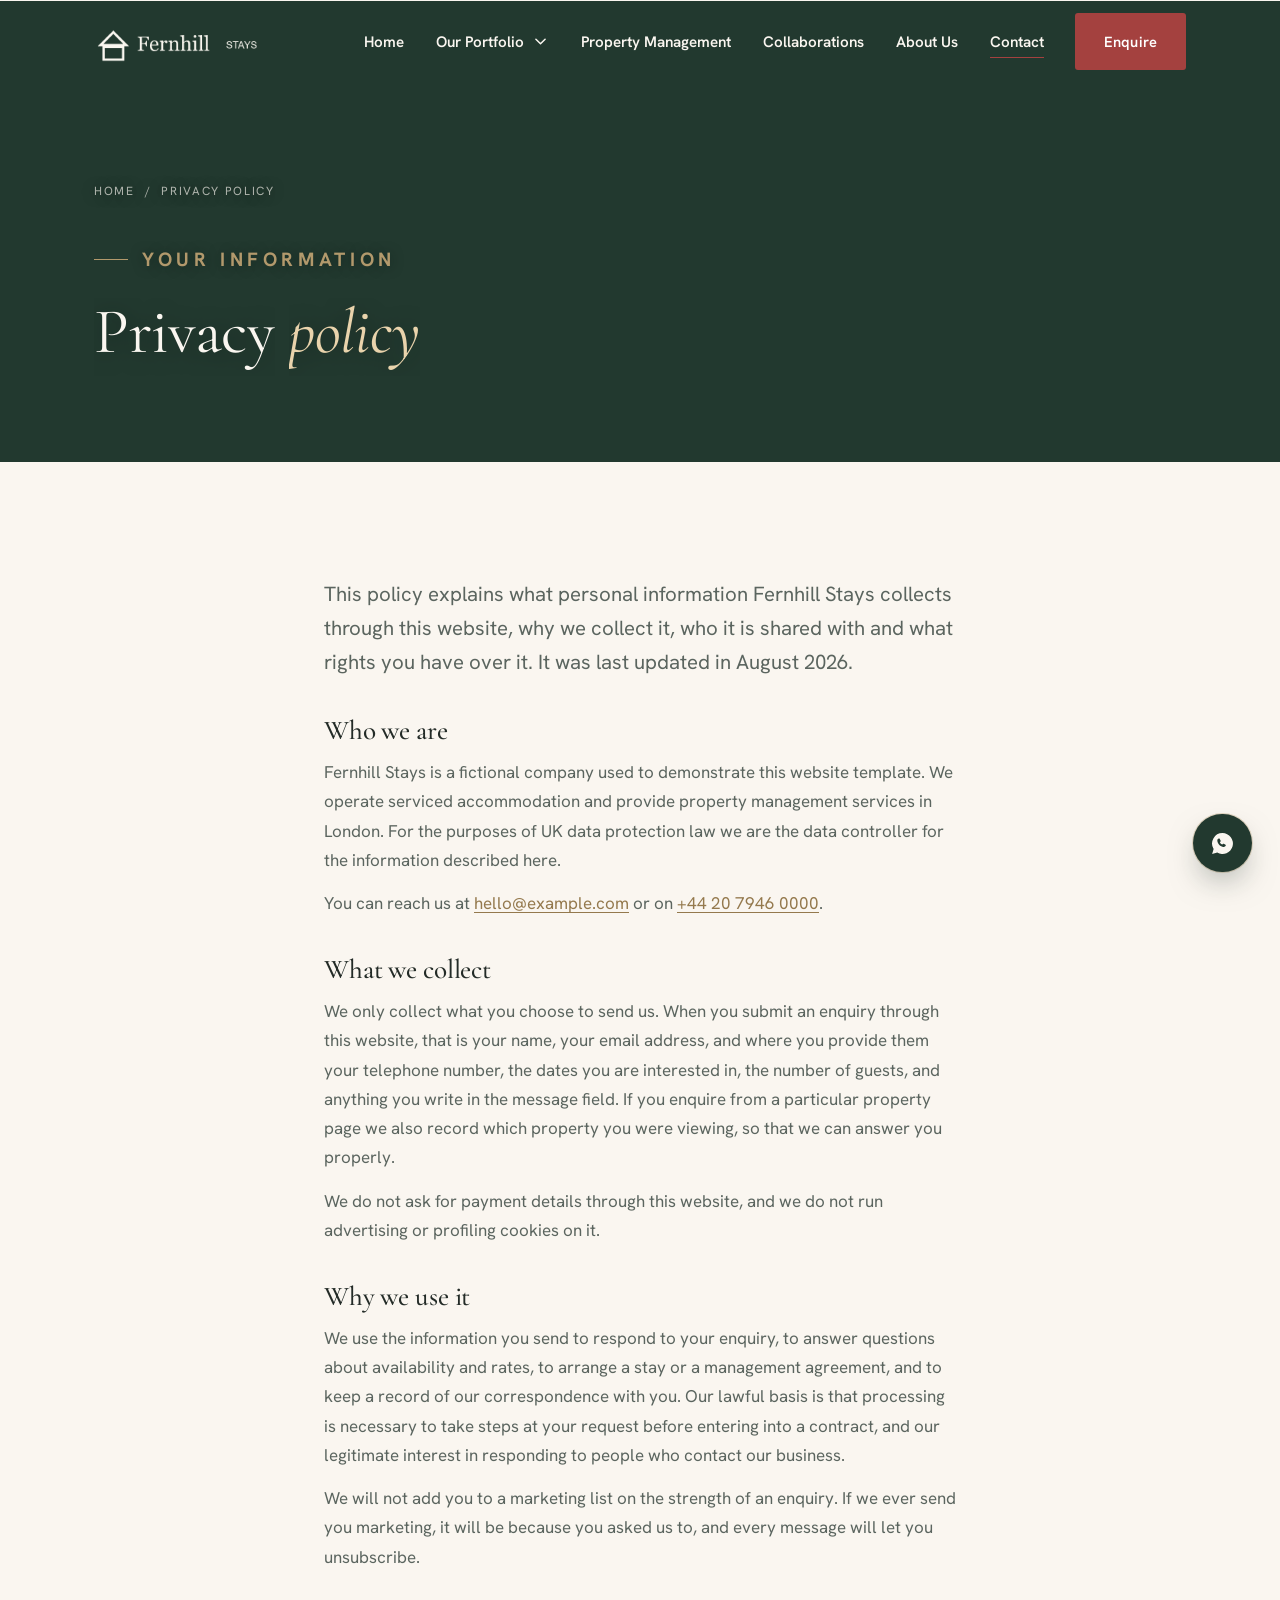
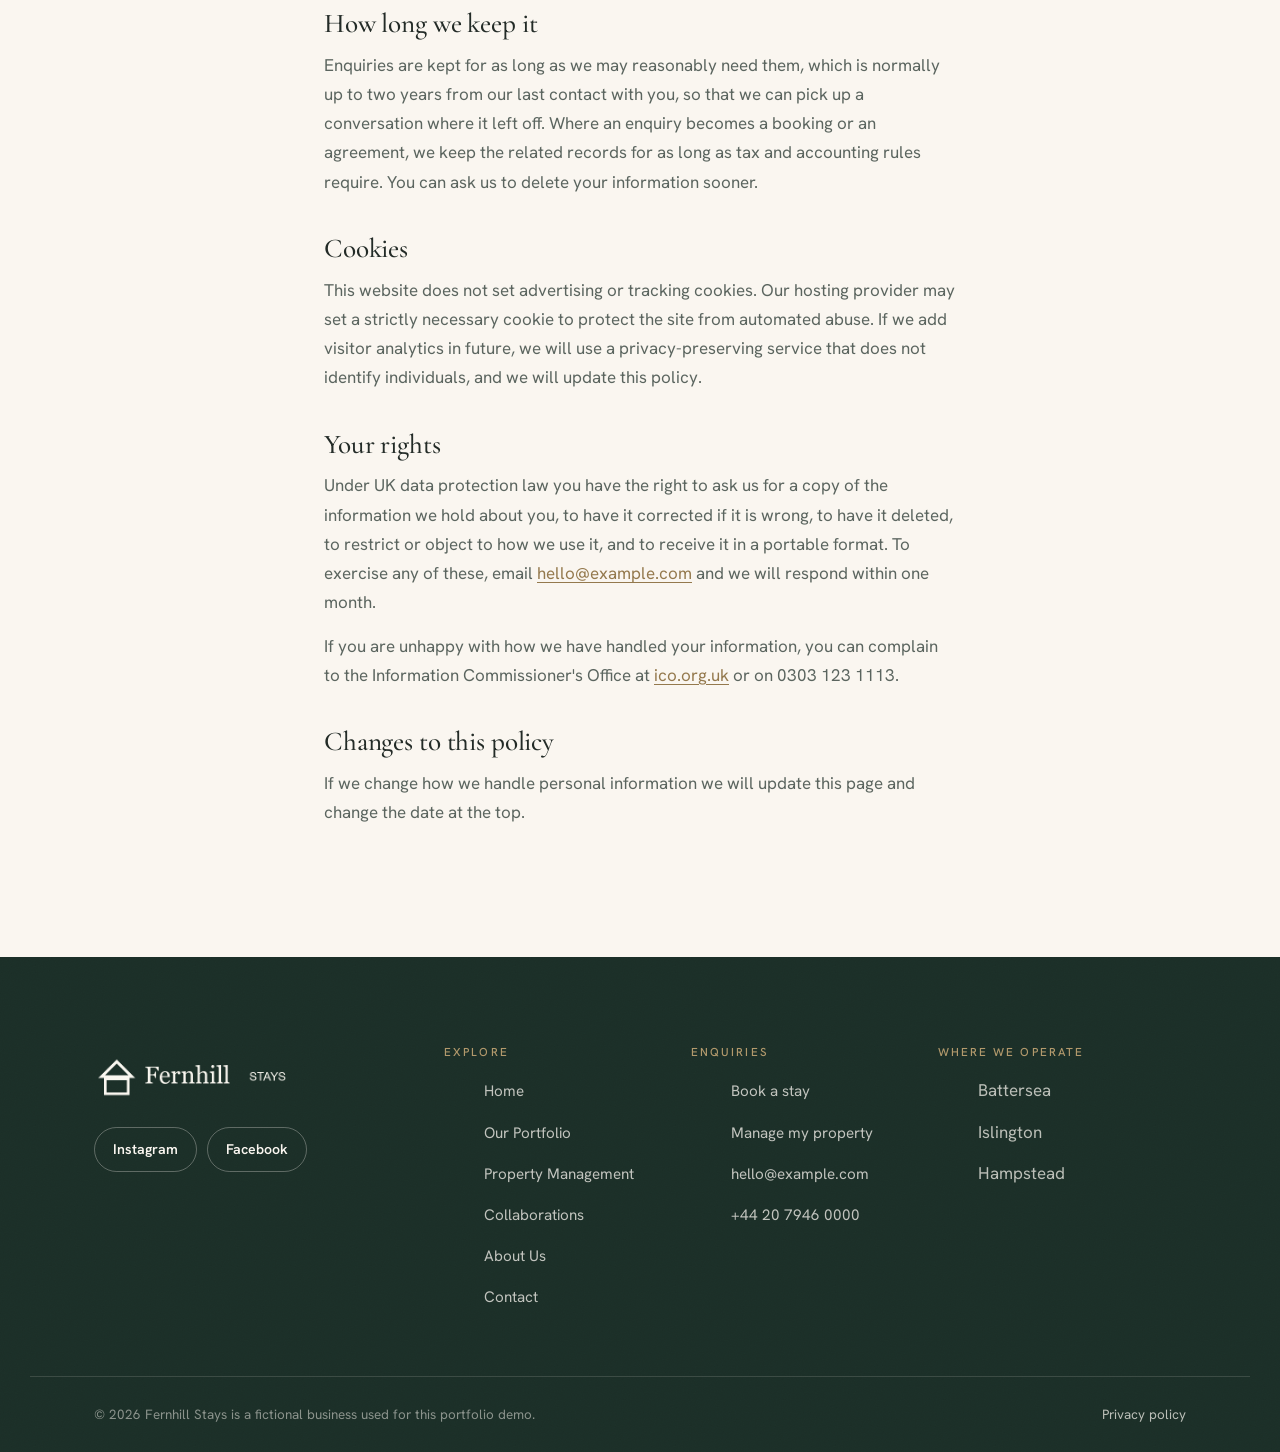
<file: privacy.html>
<!DOCTYPE html>
<html lang="en">
<head>
  <meta charset="UTF-8">
  <meta name="viewport" content="width=device-width, initial-scale=1.0">
  <title>Privacy Policy | Fernhill Stays</title>
  <meta name="description" content="How Fernhill Stays collects, uses and protects personal information submitted through this website.">
  <link rel="canonical" href="https://www.example.com/privacy">
  <meta property="og:type" content="website">
  <meta property="og:url" content="https://www.example.com/privacy">
  <meta property="og:title" content="Privacy Policy | Fernhill Stays">
  <meta property="og:description" content="How we handle personal information submitted through this website.">
  <meta property="og:image" content="https://www.example.com/assets/images/og-image.png">
  <meta name="theme-color" content="#22392F">
  <link rel="icon" href="assets/brand/favicon-64.png" sizes="64x64">
  <link rel="apple-touch-icon" href="assets/brand/favicon-180.png">
  <link rel="preconnect" href="https://fonts.googleapis.com">
  <link rel="preconnect" href="https://fonts.gstatic.com" crossorigin>
  <link href="https://fonts.googleapis.com/css2?family=Cormorant+Garamond:ital,wght@0,400;0,500;0,600;1,400;1,500;1,600&family=Hanken+Grotesk:wght@400;500;600;700&display=swap" rel="stylesheet">
  
  <link rel="stylesheet" href="css/styles.css">
  <script type="application/ld+json">{"@context":"https://schema.org","@graph":[{"@type":"LocalBusiness","@id":"https://www.example.com/#organisation","name":"Fernhill Stays","legalName":"Fernhill Stays","url":"https://www.example.com/","logo":"https://www.example.com/assets/brand/logo-colour.png","image":"https://www.example.com/assets/images/og-image.png","description":"Fictional serviced-apartment business used for a website portfolio demo.","telephone":"+44 20 7946 0000","email":"hello@example.com","areaServed":{"@type":"City","name":"London"},"address":{"@type":"PostalAddress","addressLocality":"London","addressCountry":"GB"},"sameAs":["#","#"]}]}</script>
</head>
<body>
  <a class="skip-link" href="#main">Skip to content</a>

  <header class="site-header hero-attached">
    <div class="wrap nav">
      <a class="brand" href="./" aria-label="Fernhill Stays, home"><img class="logo-colour" src="assets/brand/logo-colour.png" alt="Fernhill Stays"><img class="logo-white" src="assets/brand/logo-white.png" alt="" aria-hidden="true"></a>
      <nav aria-label="Primary">
        <ul class="nav-links">
          <li><a href="./">Home</a></li>
          <!-- nav:portfolio --><li class="nav-drop">
            <span class="nav-drop-head"><a href="homes">Our Portfolio</a><button class="nav-drop-toggle" type="button" aria-expanded="false" aria-controls="portfolio-menu" aria-label="Show properties"><svg viewBox="0 0 12 7" aria-hidden="true" focusable="false"><path d="M1 1l5 5 5-5" fill="none" stroke="currentColor" stroke-width="1.6" stroke-linecap="round" stroke-linejoin="round"/></svg></button></span>
            <div class="nav-drop-panel" id="portfolio-menu">
              <div class="nav-drop-inner">
                <ul>
                <li><a href="home-riverside-court"><span class="nd-name">Riverside Court</span><span class="nd-area">Battersea</span></a></li>
                <li><a href="home-canal-view"><span class="nd-name">Canal View</span><span class="nd-area">Islington</span></a></li>
                <li><a href="home-maple-house"><span class="nd-name">Maple House</span><span class="nd-area">Hampstead</span></a></li>
                </ul>
                <a class="nav-drop-all" href="homes">View all homes <span aria-hidden="true">&rarr;</span></a>
              </div>
            </div>
          </li><!-- /nav:portfolio -->
          <li><a href="property-management">Property Management</a></li>
          <li><a href="collaborations">Collaborations</a></li>
          <li><a href="about">About Us</a></li>
          <li><a href="contact" aria-current="page">Contact</a></li>
        </ul>
      </nav>
      <div class="nav-right">
        <a class="btn btn-primary" href="contact">Enquire</a>
        <button class="nav-toggle" aria-label="Open menu" aria-controls="mobile-menu" aria-expanded="false"><span></span></button>
      </div>
    </div>
  </header>
  <div class="mobile-menu" id="mobile-menu">
    <a href="./">Home</a>
    <!-- mnav:portfolio --><div class="m-drop">
      <button class="m-drop-toggle" type="button" aria-expanded="false" aria-controls="m-portfolio-menu">Our Portfolio <svg viewBox="0 0 12 7" aria-hidden="true" focusable="false"><path d="M1 1l5 5 5-5" fill="none" stroke="currentColor" stroke-width="1.6" stroke-linecap="round" stroke-linejoin="round"/></svg></button>
      <div class="m-drop-panel" id="m-portfolio-menu">
        <a href="home-riverside-court"><span class="m-name">Riverside Court</span><span class="m-area">Battersea</span></a>
        <a href="home-canal-view"><span class="m-name">Canal View</span><span class="m-area">Islington</span></a>
        <a href="home-maple-house"><span class="m-name">Maple House</span><span class="m-area">Hampstead</span></a>
        <a class="m-drop-all" href="homes">View all homes</a>
      </div>
    </div>
    <!-- /mnav:portfolio -->
    <a href="property-management">Property Management</a>
    <a href="collaborations">Collaborations</a>
    <a href="about">About Us</a>
    <a href="contact">Contact</a>
    <a class="btn btn-primary btn-block" href="contact">Enquire</a>
  </div>

  <main id="main">
    <section class="page-hero solid-hero">
      <div class="wrap">
        <div class="breadcrumb"><a href="./">Home</a> <span aria-hidden="true">/</span> <span>Privacy policy</span></div>
        <p class="eyebrow">Your information</p>
        <h1>Privacy <em>policy</em></h1>
      </div>
    </section>

    <section class="section">
      <div class="wrap prose">
        <p class="lede">This policy explains what personal information Fernhill Stays collects through this website, why we collect it, who it is shared with and what rights you have over it. It was last updated in August 2026.</p>

        <h2 class="h3">Who we are</h2>
        <p>Fernhill Stays is a fictional company used to demonstrate this website template. We operate serviced accommodation and provide property management services in London. For the purposes of UK data protection law we are the data controller for the information described here.</p>
        <p>You can reach us at <a href="mailto:hello@example.com">hello@example.com</a> or on <a href="tel:+442079460000">+44 20 7946 0000</a>.</p>

        <h2 class="h3">What we collect</h2>
        <p>We only collect what you choose to send us. When you submit an enquiry through this website, that is your name, your email address, and where you provide them your telephone number, the dates you are interested in, the number of guests, and anything you write in the message field. If you enquire from a particular property page we also record which property you were viewing, so that we can answer you properly.</p>
        <p>We do not ask for payment details through this website, and we do not run advertising or profiling cookies on it.</p>

        <h2 class="h3">Why we use it</h2>
        <p>We use the information you send to respond to your enquiry, to answer questions about availability and rates, to arrange a stay or a management agreement, and to keep a record of our correspondence with you. Our lawful basis is that processing is necessary to take steps at your request before entering into a contract, and our legitimate interest in responding to people who contact our business.</p>
        <p>We will not add you to a marketing list on the strength of an enquiry. If we ever send you marketing, it will be because you asked us to, and every message will let you unsubscribe.</p>

        <h2 class="h3">How long we keep it</h2>
        <p>Enquiries are kept for as long as we may reasonably need them, which is normally up to two years from our last contact with you, so that we can pick up a conversation where it left off. Where an enquiry becomes a booking or an agreement, we keep the related records for as long as tax and accounting rules require. You can ask us to delete your information sooner.</p>

        <h2 class="h3">Cookies</h2>
        <p>This website does not set advertising or tracking cookies. Our hosting provider may set a strictly necessary cookie to protect the site from automated abuse. If we add visitor analytics in future, we will use a privacy-preserving service that does not identify individuals, and we will update this policy.</p>

        <h2 class="h3">Your rights</h2>
        <p>Under UK data protection law you have the right to ask us for a copy of the information we hold about you, to have it corrected if it is wrong, to have it deleted, to restrict or object to how we use it, and to receive it in a portable format. To exercise any of these, email <a href="mailto:hello@example.com">hello@example.com</a> and we will respond within one month.</p>
        <p>If you are unhappy with how we have handled your information, you can complain to the Information Commissioner's Office at <a href="https://ico.org.uk" target="_blank" rel="noopener">ico.org.uk</a> or on 0303 123 1113.</p>

        <h2 class="h3">Changes to this policy</h2>
        <p>If we change how we handle personal information we will update this page and change the date at the top.</p>
      </div>
    </section>
  </main>

  <footer class="site-footer">
    <div class="wrap footer-top">
      <div class="footer-brand">
        <a class="brand" href="./" aria-label="Fernhill Stays, home"><img src="assets/brand/logo-white.png" alt="Fernhill Stays"></a>
        <div class="social-links">
          <a href="#" target="_blank" rel="noopener">Instagram</a>
          <a href="#" target="_blank" rel="noopener">Facebook</a>
        </div>
      </div>
      <div class="footer-col"><h3>Explore</h3><ul>
        <li><a href="./">Home</a></li>
        <li><a href="homes">Our Portfolio</a></li>
        <li><a href="property-management">Property Management</a></li>
        <li><a href="collaborations">Collaborations</a></li>
        <li><a href="about">About Us</a></li>
        <li><a href="contact">Contact</a></li>
      </ul></div>
      <div class="footer-col"><h3>Enquiries</h3><ul>
        <li><a href="contact?reason=guest">Book a stay</a></li>
        <li><a href="contact?reason=owner">Manage my property</a></li>
        <li><a href="mailto:hello@example.com">hello@example.com</a></li>
        <li><a href="tel:+442079460000">+44 20 7946 0000</a></li>
      </ul></div>
      <div class="footer-col"><h3>Where we operate</h3><ul>
        <li>Battersea</li>
        <li>Islington</li>
        <li>Hampstead</li>
      </ul></div>
    </div>
    <div class="wrap footer-bottom">
      <span>&copy; <span class="js-year">2026</span> Fernhill Stays is a fictional business used for this portfolio demo.</span>
      <a href="privacy">Privacy policy</a>
    </div>
  </footer>

  <!-- WhatsApp -->
  <a class="wa-float" href="https://wa.me/442079460000" target="_blank" rel="noopener" aria-label="Message Fernhill Stays on WhatsApp"><svg viewBox="0 0 24 24" aria-hidden="true"><path class="wa-bubble" fill="currentColor" d="M12 2a10 10 0 0 0-8.53 15.23L2.05 22l4.9-1.38A10 10 0 1 0 12 2z"/><path class="wa-handset" d="M8.62 7.35c.3-.1.63.02.78.3l.85 1.6c.14.27.09.6-.12.81l-.7.72c.5.99 1.3 1.79 2.29 2.29l.72-.7c.21-.21.54-.26.81-.12l1.6.85c.28.15.4.48.3.78-.3.92-1.2 1.5-2.16 1.39-3.12-.35-5.6-2.83-5.95-5.95-.11-.96.47-1.86 1.39-2.16z"/></svg><span class="wa-label">Chat on WhatsApp</span></a>

  <script src="js/main.js" defer></script>
  <script src="js/motion.js" defer></script>
</body>
</html>
</file>
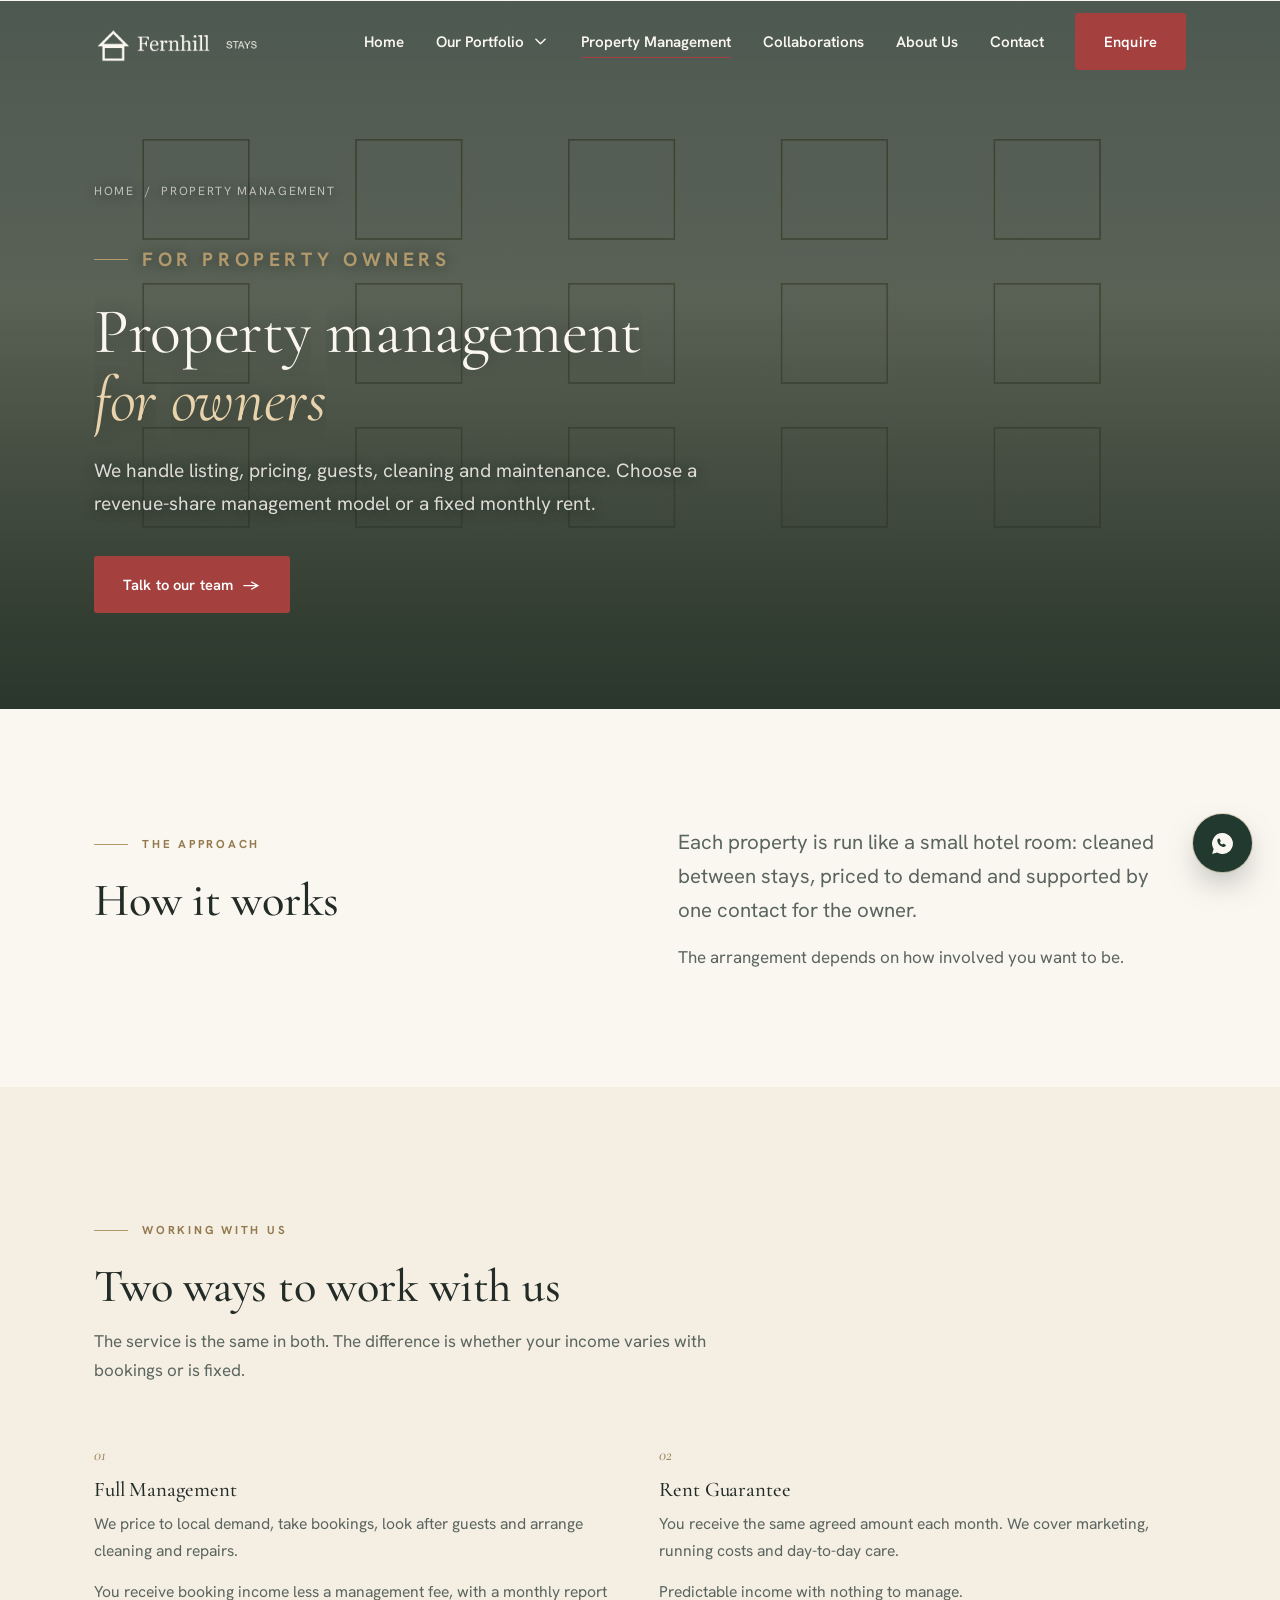
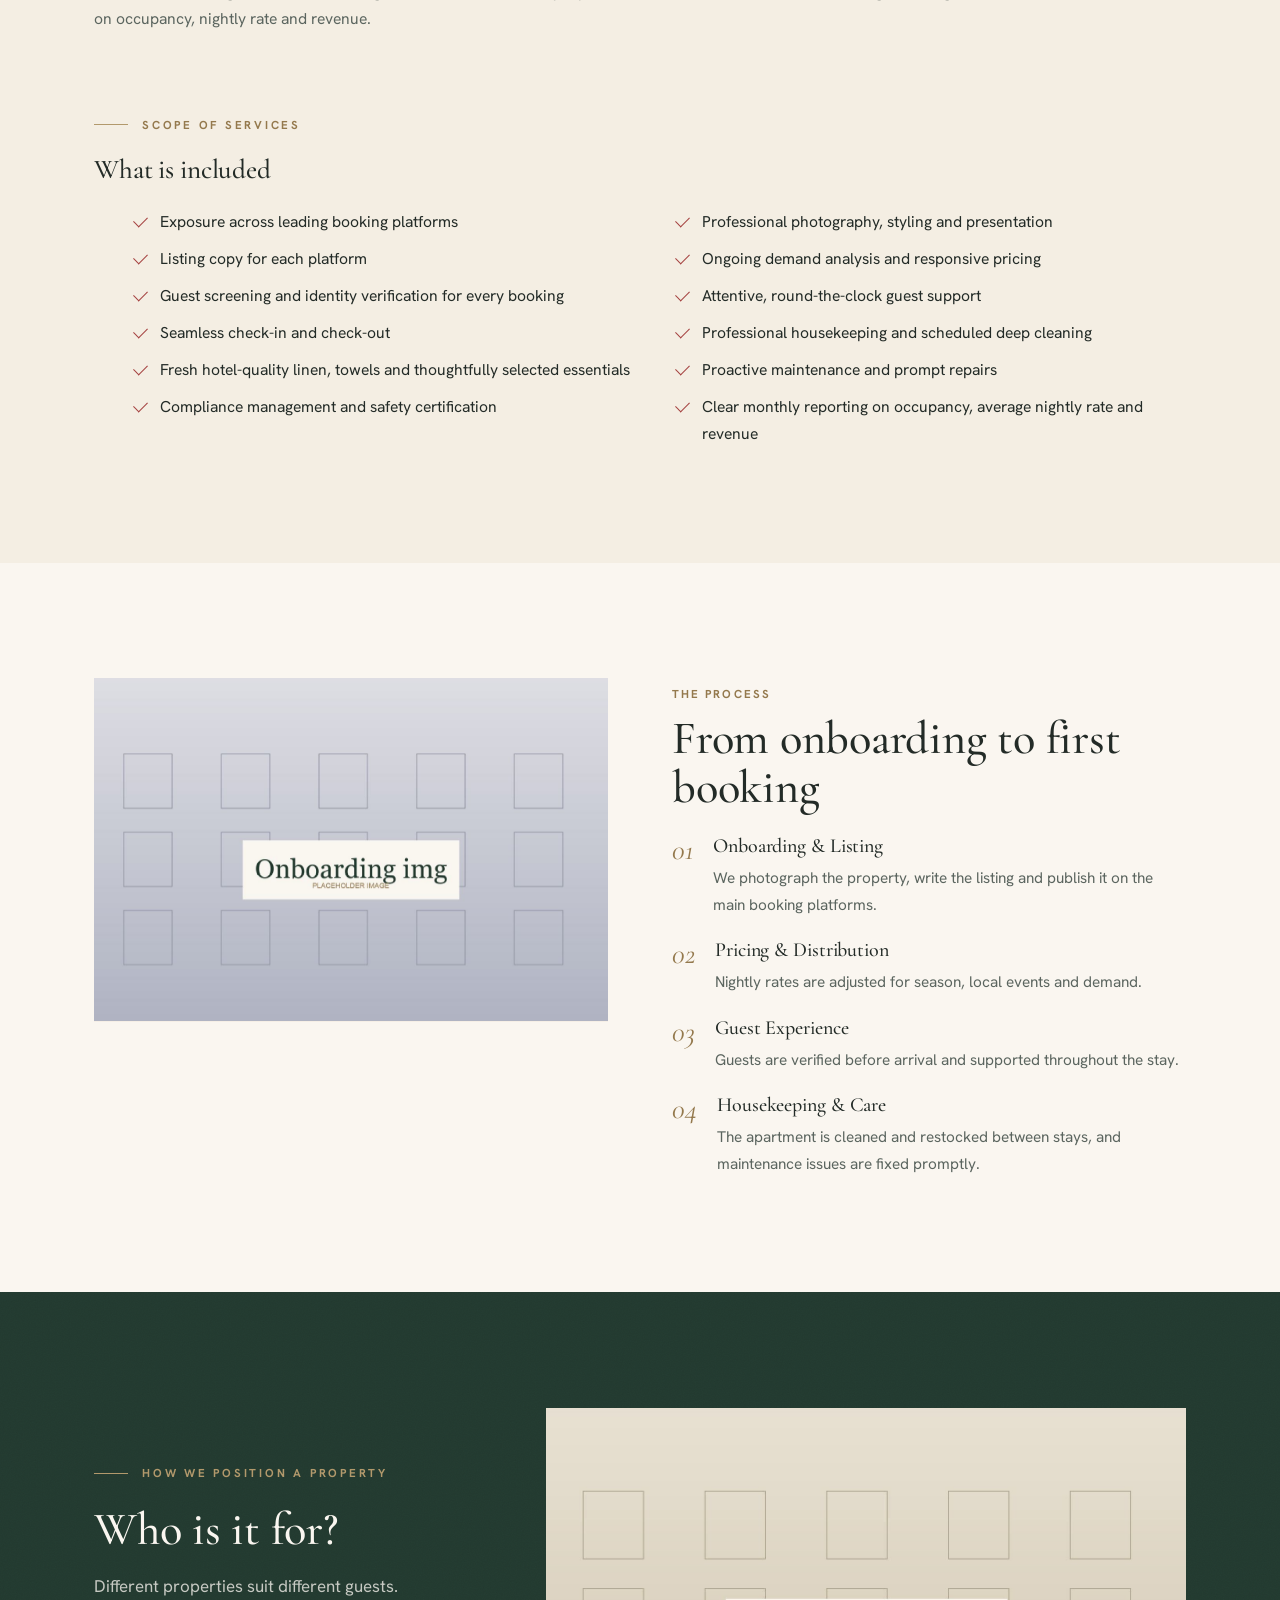
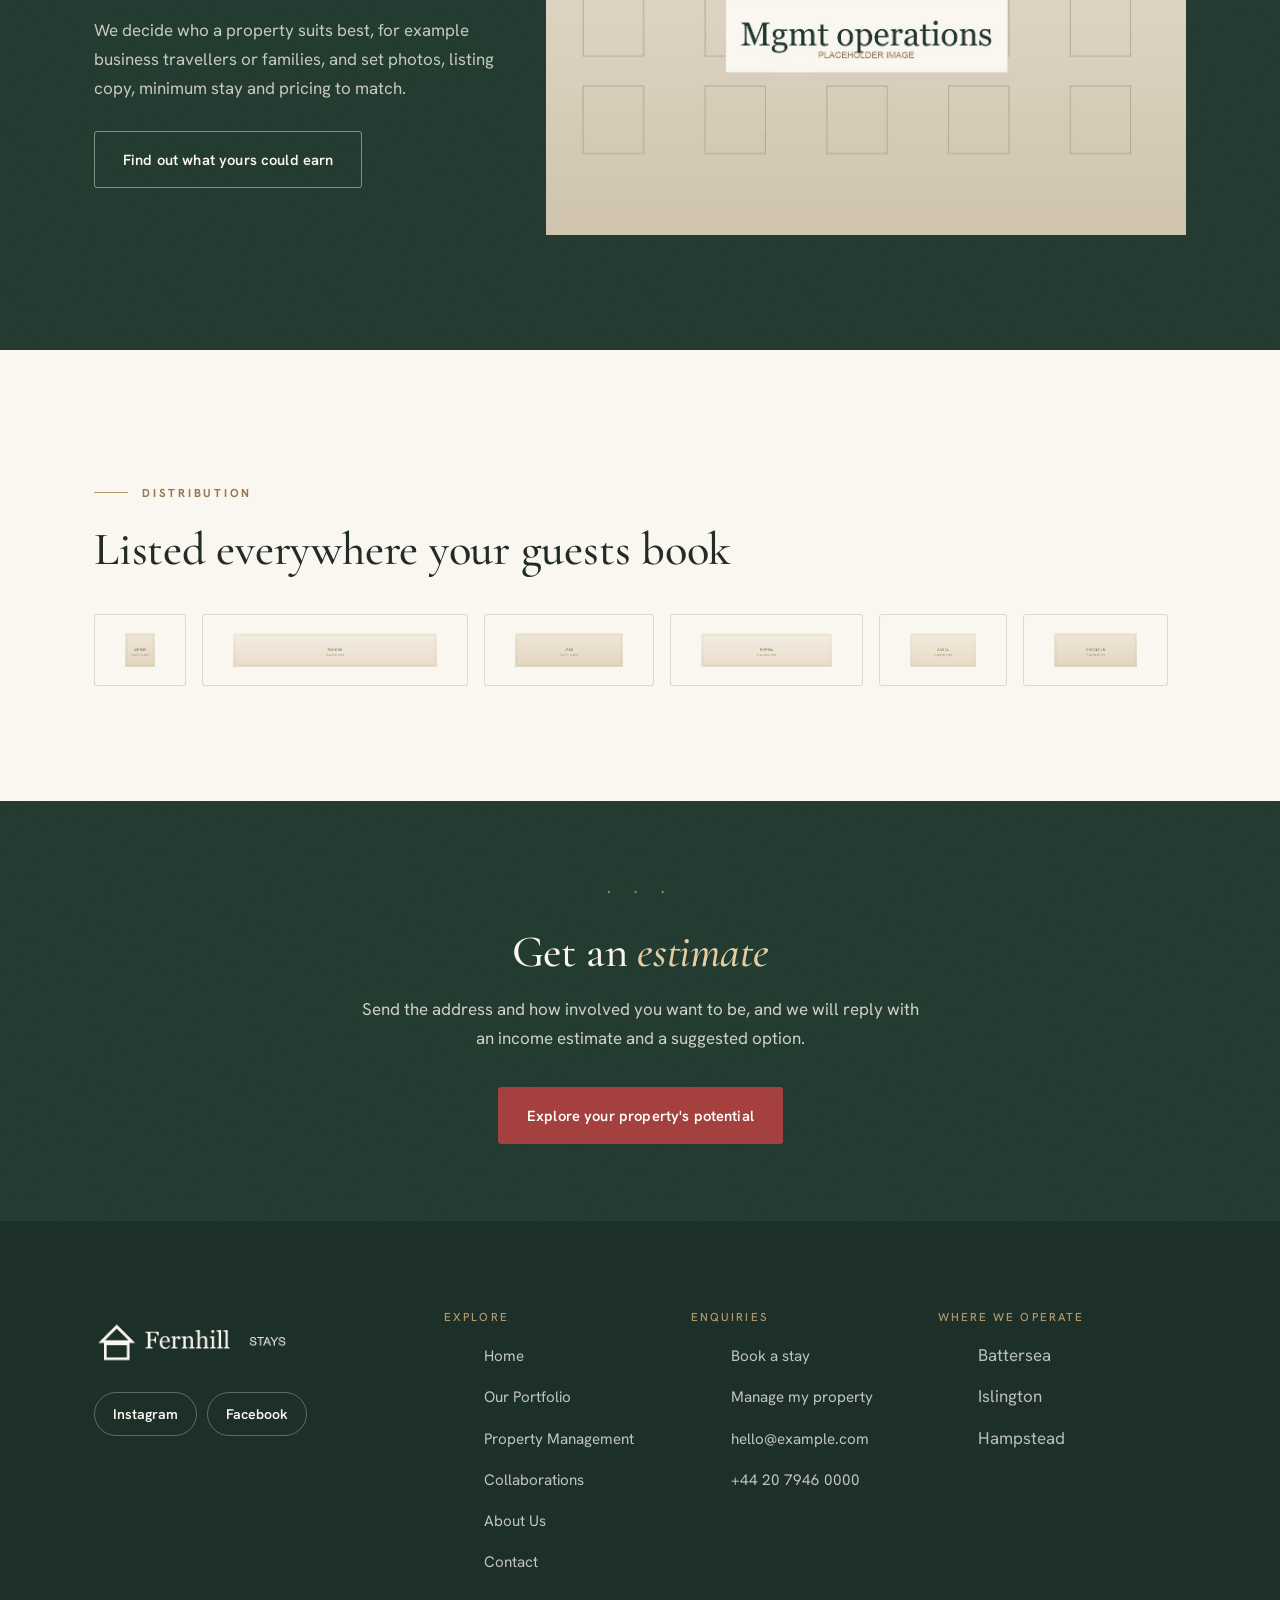
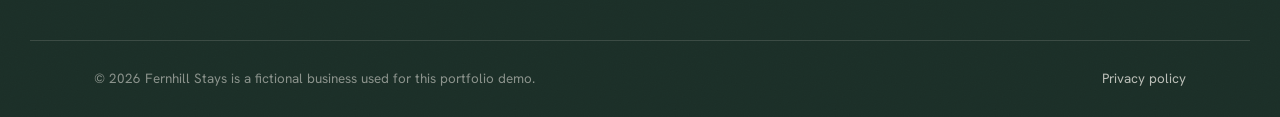
<file: property-management.html>
<!DOCTYPE html>
<html lang="en">
<head>
  <meta charset="UTF-8">
  <meta name="viewport" content="width=device-width, initial-scale=1.0">
  <title>Property Management | Fernhill Stays</title>
  <meta name="description" content="Property management for owners: photography, pricing, guests, cleaning and maintenance.">
  <link rel="canonical" href="https://www.example.com/property-management">
  <meta property="og:type" content="website">
  <meta property="og:url" content="https://www.example.com/property-management">
  <meta property="og:title" content="Property Management | Fernhill Stays">
  <meta property="og:description" content="More than management, a better way to let. Presentation, pricing, guest care, housekeeping and maintenance, handled in full.">
  <meta property="og:image" content="https://www.example.com/assets/images/og-image.png">
  <meta name="theme-color" content="#22392F">
  <link rel="icon" href="assets/brand/favicon-64.png" sizes="64x64">
  <link rel="apple-touch-icon" href="assets/brand/favicon-180.png">
  <link rel="preconnect" href="https://fonts.googleapis.com">
  <link rel="preconnect" href="https://fonts.gstatic.com" crossorigin>
  <link href="https://fonts.googleapis.com/css2?family=Cormorant+Garamond:ital,wght@0,400;0,500;0,600;1,400;1,500;1,600&family=Hanken+Grotesk:wght@400;500;600;700&display=swap" rel="stylesheet">
  
  <link rel="stylesheet" href="css/styles.css">
  <script type="application/ld+json">{"@context":"https://schema.org","@graph":[{"@type":"LocalBusiness","@id":"https://www.example.com/#organisation","name":"Fernhill Stays","legalName":"Fernhill Stays","url":"https://www.example.com/","logo":"https://www.example.com/assets/brand/logo-colour.png","image":"https://www.example.com/assets/images/og-image.png","description":"Fictional serviced-apartment business used for a website portfolio demo.","telephone":"+44 20 7946 0000","email":"hello@example.com","areaServed":{"@type":"City","name":"London"},"address":{"@type":"PostalAddress","addressLocality":"London","addressCountry":"GB"},"sameAs":["#","#"]}]}</script>
</head>
<body>
  <a class="skip-link" href="#main">Skip to content</a>

  <header class="site-header hero-attached">
    <div class="wrap nav">
      <a class="brand" href="./" aria-label="Fernhill Stays, home"><img class="logo-colour" src="assets/brand/logo-colour.png" alt="Fernhill Stays"><img class="logo-white" src="assets/brand/logo-white.png" alt="" aria-hidden="true"></a>
      <nav aria-label="Primary">
        <ul class="nav-links">
          <li><a href="./">Home</a></li>
          <!-- nav:portfolio --><li class="nav-drop">
            <span class="nav-drop-head"><a href="homes">Our Portfolio</a><button class="nav-drop-toggle" type="button" aria-expanded="false" aria-controls="portfolio-menu" aria-label="Show properties"><svg viewBox="0 0 12 7" aria-hidden="true" focusable="false"><path d="M1 1l5 5 5-5" fill="none" stroke="currentColor" stroke-width="1.6" stroke-linecap="round" stroke-linejoin="round"/></svg></button></span>
            <div class="nav-drop-panel" id="portfolio-menu">
              <div class="nav-drop-inner">
                <ul>
                <li><a href="home-riverside-court"><span class="nd-name">Riverside Court</span><span class="nd-area">Battersea</span></a></li>
                <li><a href="home-canal-view"><span class="nd-name">Canal View</span><span class="nd-area">Islington</span></a></li>
                <li><a href="home-maple-house"><span class="nd-name">Maple House</span><span class="nd-area">Hampstead</span></a></li>
                </ul>
                <a class="nav-drop-all" href="homes">View all homes <span aria-hidden="true">&rarr;</span></a>
              </div>
            </div>
          </li><!-- /nav:portfolio -->
          <li><a href="property-management" aria-current="page">Property Management</a></li>
          <li><a href="collaborations">Collaborations</a></li>
          <li><a href="about">About Us</a></li>
          <li><a href="contact">Contact</a></li>
        </ul>
      </nav>
      <div class="nav-right">
        <a class="btn btn-primary" href="contact?reason=owner">Enquire</a>
        <button class="nav-toggle" aria-label="Open menu" aria-controls="mobile-menu" aria-expanded="false"><span></span></button>
      </div>
    </div>
  </header>
  <div class="mobile-menu" id="mobile-menu">
    <a href="./">Home</a>
    <!-- mnav:portfolio --><div class="m-drop">
      <button class="m-drop-toggle" type="button" aria-expanded="false" aria-controls="m-portfolio-menu">Our Portfolio <svg viewBox="0 0 12 7" aria-hidden="true" focusable="false"><path d="M1 1l5 5 5-5" fill="none" stroke="currentColor" stroke-width="1.6" stroke-linecap="round" stroke-linejoin="round"/></svg></button>
      <div class="m-drop-panel" id="m-portfolio-menu">
        <a href="home-riverside-court"><span class="m-name">Riverside Court</span><span class="m-area">Battersea</span></a>
        <a href="home-canal-view"><span class="m-name">Canal View</span><span class="m-area">Islington</span></a>
        <a href="home-maple-house"><span class="m-name">Maple House</span><span class="m-area">Hampstead</span></a>
        <a class="m-drop-all" href="homes">View all homes</a>
      </div>
    </div>
    <!-- /mnav:portfolio -->
    <a href="property-management">Property Management</a>
    <a href="collaborations">Collaborations</a>
    <a href="about">About Us</a>
    <a href="contact">Contact</a>
    <a class="btn btn-primary btn-block" href="contact?reason=owner">Enquire</a>
  </div>

  <main id="main">
    <section class="page-hero">
      <div class="page-hero-bg"><img width="2000" height="1125" src="assets/images/mgmt-hero.jpg" alt="" fetchpriority="high"></div>
      <div class="wrap">
        <div class="breadcrumb"><a href="./">Home</a> <span aria-hidden="true">/</span> <span>Property Management</span></div>
        <p class="eyebrow">For property owners</p>
        <h1 style="text-wrap:balance">Property management<br><em>for owners</em></h1>
        <p style="max-width:680px">We handle listing, pricing, guests, cleaning and maintenance. Choose a revenue-share management model or a fixed monthly rent.</p>
        <div class="hero-actions">
          <a class="btn btn-primary" href="contact?reason=owner">Talk to our team <span class="arw" aria-hidden="true">&rarr;</span></a>
        </div>
      </div>
    </section>

    <!-- Intro -->
    <section class="section">
      <div class="wrap two-col top">
        <div class="reveal">
          <p class="eyebrow">The approach</p>
          <h2 class="h2">How it works</h2>
        </div>
        <div class="reveal" data-d="1">
          <p class="lede">Each property is run like a small hotel room: cleaned between stays, priced to demand and supported by one contact for the owner.</p>
          <p style="margin-top:16px">The arrangement depends on how involved you want to be.</p>
        </div>
      </div>
    </section>

    <!-- Services -->
    <section class="section paper-band">
      <div class="wrap">
        <div class="section-head reveal" style="margin-bottom:clamp(34px,5vw,54px)">
          <p class="eyebrow">Working with us</p>
          <h2 class="h2">Two ways to work with us</h2>
          <p style="margin-top:16px">The service is the same in both. The difference is whether your income varies with bookings or is fixed.</p>
        </div>
        <div class="feature-grid" style="grid-template-columns:repeat(2,1fr)">
          <div class="feature reveal">
            <span class="fnum">01</span>
            <h3>Full Management</h3>
            <p>We price to local demand, take bookings, look after guests and arrange cleaning and repairs.</p>
            <p style="margin-top:14px">You receive booking income less a management fee, with a monthly report on occupancy, nightly rate and revenue.</p>
          </div>
          <div class="feature reveal" data-d="1">
            <span class="fnum">02</span>
            <h3>Rent Guarantee</h3>
            <p>You receive the same agreed amount each month. We cover marketing, running costs and day-to-day care.</p>
            <p style="margin-top:14px">Predictable income with nothing to manage.</p>
          </div>
        </div>

        <div style="margin-top:clamp(44px,6vw,72px)">
          <p class="eyebrow reveal">Scope of services</p>
          <h3 class="h3 reveal" data-d="1" style="margin-bottom:24px">What is included</h3>
          <ul class="included reveal" data-d="2">
            <li>Exposure across leading booking platforms</li>
            <li>Professional photography, styling and presentation</li>
            <li>Listing copy for each platform</li>
            <li>Ongoing demand analysis and responsive pricing</li>
            <li>Guest screening and identity verification for every booking</li>
            <li>Attentive, round-the-clock guest support</li>
            <li>Seamless check-in and check-out</li>
            <li>Professional housekeeping and scheduled deep cleaning</li>
            <li>Fresh hotel-quality linen, towels and thoughtfully selected essentials</li>
            <li>Proactive maintenance and prompt repairs</li>
            <li>Compliance management and safety certification</li>
            <li>Clear monthly reporting on occupancy, average nightly rate and revenue</li>
          </ul>
        </div>
      </div>
    </section>

    <!-- Process -->
    <section class="section">
      <div class="wrap">
        <div class="editorial process-editorial" style="align-items:start">
          <div class="figure r-3x2 unveil process-img"><img width="1200" height="800" src="assets/images/onboarding-img.jpg" alt="Preparing an apartment for guests" loading="lazy"></div>
          <div class="editorial-text reveal" data-d="1">
            <span class="side-label">The process</span>
            <h2 class="h2">From onboarding to first booking</h2>
            <div class="steps" style="grid-template-columns:1fr;margin-top:24px;gap:22px">
              <div class="step"><span class="snum">01</span><div><h3>Onboarding &amp; Listing</h3><p>We photograph the property, write the listing and publish it on the main booking platforms.</p></div></div>
              <div class="step"><span class="snum">02</span><div><h3>Pricing &amp; Distribution</h3><p>Nightly rates are adjusted for season, local events and demand.</p></div></div>
              <div class="step"><span class="snum">03</span><div><h3>Guest Experience</h3><p>Guests are verified before arrival and supported throughout the stay.</p></div></div>
              <div class="step"><span class="snum">04</span><div><h3>Housekeeping &amp; Care</h3><p>The apartment is cleaned and restocked between stays, and maintenance issues are fixed promptly.</p></div></div>
            </div>
          </div>
        </div>
      </div>
    </section>

    <!-- Who we host -->
    <section class="section pine-band on-pine">
      <div class="wrap two-col position-two-col">
        <div class="reveal">
          <p class="eyebrow">How we position a property</p>
          <h2 class="h2">Who is it for?</h2>
          <p style="margin-top:18px">Different properties suit different guests.</p>
          <p style="margin-top:14px">We decide who a property suits best, for example business travellers or families, and set photos, listing copy, minimum stay and pricing to match.</p>
          <a class="btn btn-line-light" href="contact?reason=owner" style="margin-top:28px">Find out what yours could earn</a>
        </div>
        <div class="figure r-3x2 unveil"><img width="1500" height="1000" src="assets/images/mgmt-operations.jpg" alt="" loading="lazy"></div>
      </div>
    </section>

    <!-- Distribution -->
    <section class="section">
      <div class="wrap">
        <div class="section-head reveal" style="margin-bottom:clamp(26px,4vw,40px)">
          <p class="eyebrow">Distribution</p>
          <h2 class="h2">Listed everywhere your guests book</h2>
        </div>
        <div class="platforms reveal">
          <span class="platform-logo"><img src="assets/brand/platforms/airbnb.png" alt="Airbnb" loading="lazy"></span>
          <span class="platform-logo"><img src="assets/brand/platforms/booking.png" alt="Booking.com" loading="lazy"></span>
          <span class="platform-logo"><img src="assets/brand/platforms/vrbo.png" alt="Vrbo" loading="lazy"></span>
          <span class="platform-logo"><img src="assets/brand/platforms/expedia.png" alt="Expedia" loading="lazy"></span>
          <span class="platform-logo"><img src="assets/brand/platforms/agoda.png" alt="Agoda" loading="lazy"></span>
          <span class="platform-logo"><img src="assets/brand/platforms/google-vr.png" alt="Google Vacation Rentals" loading="lazy"></span>
        </div>
        
      </div>
    </section>

    <!-- CTA -->
    <section class="cta">
      <div class="wrap reveal">
        <div class="dots" aria-hidden="true">· · ·</div>
        <h2>Get an <em>estimate</em></h2>
        <p>Send the address and how involved you want to be, and we will reply with an income estimate and a suggested option.</p>
        <div class="cta-actions">
          <a class="btn btn-primary" href="contact?reason=owner">Explore your property's potential</a>
        </div>
      </div>
    </section>
  </main>

  <footer class="site-footer">
    <div class="wrap footer-top">
      <div class="footer-brand">
        <a class="brand" href="./" aria-label="Fernhill Stays, home"><img src="assets/brand/logo-white.png" alt="Fernhill Stays"></a>
        <div class="social-links">
          <a href="#" target="_blank" rel="noopener">Instagram</a>
          <a href="#" target="_blank" rel="noopener">Facebook</a>
        </div>
      </div>
      <div class="footer-col"><h3>Explore</h3><ul>
        <li><a href="./">Home</a></li>
        <li><a href="homes">Our Portfolio</a></li>
        <li><a href="property-management">Property Management</a></li>
        <li><a href="collaborations">Collaborations</a></li>
        <li><a href="about">About Us</a></li>
        <li><a href="contact">Contact</a></li>
      </ul></div>
      <div class="footer-col"><h3>Enquiries</h3><ul>
        <li><a href="contact?reason=guest">Book a stay</a></li>
        <li><a href="contact?reason=owner">Manage my property</a></li>
        <li><a href="mailto:hello@example.com">hello@example.com</a></li>
        <li><a href="tel:+442079460000">+44 20 7946 0000</a></li>
      </ul></div>
      <div class="footer-col"><h3>Where we operate</h3><ul>
        <li>Battersea</li>
        <li>Islington</li>
        <li>Hampstead</li>
      </ul></div>
    </div>
    <div class="wrap footer-bottom">
      <span>&copy; <span class="js-year">2026</span> Fernhill Stays is a fictional business used for this portfolio demo.</span>
      <a href="privacy">Privacy policy</a>
    </div>
  </footer>

  <!-- WhatsApp -->
  <a class="wa-float" href="https://wa.me/442079460000" target="_blank" rel="noopener" aria-label="Message Fernhill Stays on WhatsApp"><svg viewBox="0 0 24 24" aria-hidden="true"><path class="wa-bubble" fill="currentColor" d="M12 2a10 10 0 0 0-8.53 15.23L2.05 22l4.9-1.38A10 10 0 1 0 12 2z"/><path class="wa-handset" d="M8.62 7.35c.3-.1.63.02.78.3l.85 1.6c.14.27.09.6-.12.81l-.7.72c.5.99 1.3 1.79 2.29 2.29l.72-.7c.21-.21.54-.26.81-.12l1.6.85c.28.15.4.48.3.78-.3.92-1.2 1.5-2.16 1.39-3.12-.35-5.6-2.83-5.95-5.95-.11-.96.47-1.86 1.39-2.16z"/></svg><span class="wa-label">Chat on WhatsApp</span></a>

  <script src="js/main.js" defer></script>
  <script src="js/motion.js" defer></script>
</body>
</html>
</file>
<file: css/styles.css>
/* ==========================================================================
   Fernhill Stays
   Editorial, ivory-led, pine + terracotta + brass. Built from a small token set.
   Display: Cormorant Garamond   Body/UI: Hanken Grotesk
   ========================================================================== */

:root {
  /* grounds */
  --ivory: #FAF6F0;
  --paper: #F4EEE3;
  --sand: #EFE7D8;
  --sand-deep: #E7DCC8;

  /* pine (structure, dark bands, footer) */
  --pine-900: #1B2E27;
  --pine: #22392F;
  --pine-700: #2C4A40;

  /* teal (from the logo: links, small brand moments) */
  --teal: #2A6365;
  --teal-700: #22504F;

  /* terracotta (action only) */
  --clay: #A4413F;
  --clay-600: #8C3533;

  /* brass (editorial accent, hairlines, labels) */
  --brass: #B2996C;
  --brass-deep: #94794D;

  /* ink + neutrals */
  --ink: #232B27;
  --stone: #5B655F;
  --line: rgba(35, 43, 39, 0.14);
  --line-2: rgba(35, 43, 39, 0.08);
  --brass-line: rgba(178, 153, 108, 0.45);

  /* type */
  --serif: "Cormorant Garamond", Georgia, "Times New Roman", serif;
  --sans: "Hanken Grotesk", -apple-system, BlinkMacSystemFont, "Segoe UI", Roboto, Helvetica, Arial, sans-serif;

  /* rhythm */
  --maxw: 1220px;
  --gutter: clamp(20px, 5vw, 68px);
  --section-y: clamp(64px, 9vw, 132px);
  --ease: cubic-bezier(0.22, 0.61, 0.36, 1);
  --radius: 3px;
  --shadow: 0 24px 60px -28px rgba(27, 46, 39, 0.42);
  --shadow-sm: 0 10px 30px -18px rgba(27, 46, 39, 0.35);
}

/* ---------- reset ---------- */
*, *::before, *::after { box-sizing: border-box; }
* { margin: 0; }
html { -webkit-text-size-adjust: 100%; scroll-behavior: smooth; }
body {
  font-family: var(--sans);
  color: var(--ink);
  background: var(--ivory);
  font-size: 17px;
  line-height: 1.72;
  font-weight: 400;
  -webkit-font-smoothing: antialiased;
  text-rendering: optimizeLegibility;
}
img, svg, picture { display: block; max-width: 100%; }
a { color: inherit; text-decoration: none; }
button { font-family: inherit; cursor: pointer; border: none; background: none; }
input, select, textarea { font-family: inherit; }

/* ---------- type ---------- */
h1, h2, h3, h4 { font-family: var(--serif); font-weight: 500; line-height: 1.06; letter-spacing: -0.005em; color: var(--ink); }
.display { font-size: clamp(2.7rem, 6.2vw, 5rem); font-weight: 400; line-height: 1.02; }
.h1 { font-size: clamp(2.2rem, 5vw, 3.7rem); font-weight: 400; }
.h2 { font-size: clamp(1.9rem, 4vw, 2.9rem); }
.h3 { font-size: clamp(1.35rem, 2.4vw, 1.7rem); }
.accent { font-style: italic; color: var(--brass-deep); font-weight: 500; }
p { color: var(--stone); }
.lede { font-size: clamp(1.08rem, 1.9vw, 1.28rem); line-height: 1.66; color: var(--stone); }
strong { font-weight: 700; color: var(--ink); }

/* eyebrow label with the brochure's short rule + tick */
.eyebrow {
  display: inline-flex; align-items: center; gap: 14px;
  font-family: var(--sans); font-size: 0.72rem; font-weight: 700;
  letter-spacing: 0.24em; text-transform: uppercase; color: var(--brass-deep);
  margin-bottom: 22px;
}
.eyebrow::before { content: ""; width: 34px; height: 1px; background: var(--brass); }
.on-pine .eyebrow, .eyebrow.light { color: var(--brass); }

/* ---------- accessibility ---------- */
.skip-link { position: absolute; left: -999px; top: 0; z-index: 200; background: var(--pine); color: var(--ivory); padding: 12px 18px; }
.skip-link:focus { left: 0; }
:focus-visible { outline: 2.5px solid var(--clay); outline-offset: 3px; }
.sr-only { position: absolute; width: 1px; height: 1px; padding: 0; margin: -1px; overflow: hidden; clip: rect(0 0 0 0); white-space: nowrap; border: 0; }

/* ---------- layout ---------- */
.wrap { width: 100%; max-width: var(--maxw); margin-inline: auto; padding-inline: var(--gutter); }
.wrap-wide { max-width: 1440px; }
.section { padding-block: var(--section-y); }
.section-sm { padding-block: clamp(48px, 6vw, 84px); }
.pine-band { background: var(--pine); color: var(--ivory); }
.pine-band h1, .pine-band h2, .pine-band h3 { color: var(--ivory); }
.pine-band p { color: rgba(250, 246, 240, 0.76); }
.paper-band { background: var(--paper); }
.section-head { max-width: 660px; }
.section-head.center { margin-inline: auto; text-align: center; }
.section-head .h2 + p, .section-head p { margin-top: 18px; }
.divider-line { height: 1px; background: var(--line); border: 0; }

/* ---------- buttons ---------- */
.btn {
  display: inline-flex; align-items: center; gap: 10px;
  font-family: var(--sans); font-weight: 600; font-size: 0.92rem; letter-spacing: 0.01em;
  padding: 15px 28px; border-radius: var(--radius); border: 1px solid transparent;
  transition: transform 0.3s var(--ease), background 0.3s var(--ease), color 0.3s var(--ease), border-color 0.3s var(--ease);
}
.btn .arw { transition: transform 0.3s var(--ease); }
.btn:hover .arw { transform: translateX(4px); }
.btn-primary { background: var(--clay); color: #fff; }
.btn-primary:hover { background: var(--clay-600); transform: translateY(-2px); }
.btn-line { border-color: var(--pine); color: var(--pine); }
.btn-line:hover { background: var(--pine); color: var(--ivory); transform: translateY(-2px); }
.btn-line-light { border-color: rgba(250, 246, 240, 0.45); color: var(--ivory); }
.btn-line-light:hover { background: rgba(250, 246, 240, 0.1); border-color: var(--ivory); }
.btn-block { width: 100%; justify-content: center; }

/* text link with drawing underline */
.tlink { display: inline-flex; align-items: center; gap: 8px; font-weight: 600; color: var(--teal); position: relative; padding-bottom: 2px; }
.tlink::after { content: ""; position: absolute; left: 0; bottom: 0; height: 1px; width: 100%; background: currentColor; transform: scaleX(0); transform-origin: left; transition: transform 0.35s var(--ease); }
.tlink:hover::after { transform: scaleX(1); }
.tlink .arw { transition: transform 0.3s var(--ease); }
.tlink:hover .arw { transform: translateX(4px); }
.on-pine .tlink { color: var(--brass); }

/* ---------- header ---------- */
.site-header { position: sticky; top: 0; z-index: 100; transition: background 0.35s var(--ease), border-color 0.35s var(--ease); border-bottom: 1px solid transparent; }
.site-header.solid { background: rgba(250, 246, 240, 0.9); backdrop-filter: saturate(140%) blur(12px); border-bottom-color: var(--line); }
.nav { display: flex; align-items: center; justify-content: space-between; height: 84px; gap: 24px; }
.brand { display: inline-flex; align-items: center; }
.brand img { width: auto; height: 46px; border-radius: 0; }
.brand .logo-white { display: none; }
.site-header.hero-attached:not(.solid) .brand .logo-colour { display: none; }
.site-header.hero-attached:not(.solid) .brand .logo-white { display: block; }
.nav-links { display: flex; align-items: center; gap: 32px; list-style: none; }
.nav-links a { font-size: 0.95rem; font-weight: 600; color: var(--ink); position: relative; padding-block: 8px; }
.hero-attached .nav-links a, .hero-attached .brand-name { color: var(--ivory); }
.hero-attached.solid .nav-links a { color: var(--ink); }
.nav-links a::after { content: ""; position: absolute; left: 0; bottom: 2px; height: 1px; width: 0; background: var(--clay); transition: width 0.3s var(--ease); }
.nav-links a:hover::after, .nav-links a[aria-current="page"]::after { width: 100%; }
.nav-right { display: flex; align-items: center; gap: 18px; }
.nav-toggle { display: none; width: 46px; height: 46px; border: 1px solid var(--line); border-radius: var(--radius); align-items: center; justify-content: center; }
.nav-toggle span, .nav-toggle span::before, .nav-toggle span::after { content: ""; display: block; width: 20px; height: 1.6px; background: var(--ink); position: relative; transition: transform 0.3s var(--ease), opacity 0.2s; }
.hero-attached:not(.solid) .nav-toggle span, .hero-attached:not(.solid) .nav-toggle span::before, .hero-attached:not(.solid) .nav-toggle span::after { background: var(--ivory); }
.hero-attached:not(.solid) .nav-toggle { border-color: rgba(250,246,240,0.4); }
.nav-toggle span::before { position: absolute; top: -6px; }
.nav-toggle span::after { position: absolute; top: 6px; }
body.menu-open .nav-toggle span { background: transparent; }
body.menu-open .nav-toggle span::before { transform: translateY(6px) rotate(45deg); background: var(--ink); }
body.menu-open .nav-toggle span::after { transform: translateY(-6px) rotate(-45deg); background: var(--ink); }

/* mobile menu */
.mobile-menu { position: fixed; inset: 84px 0 0 0; z-index: 95; background: var(--pine); color: var(--ivory); transform: translateY(-8px); opacity: 0; pointer-events: none; transition: opacity 0.3s var(--ease), transform 0.3s var(--ease); display: flex; flex-direction: column; padding: 34px var(--gutter); gap: 4px; }
body.menu-open .mobile-menu { opacity: 1; transform: none; pointer-events: auto; }
.mobile-menu a { font-family: var(--serif); font-size: 2rem; padding: 14px 0; border-bottom: 1px solid rgba(250,246,240,0.12); color: var(--ivory); }
.mobile-menu a:last-of-type { border-bottom: none; }
.mobile-menu .btn { margin-top: 24px; }

/* ---------- hero ---------- */
.hero { position: relative; isolation: isolate; color: var(--ivory); overflow: hidden; margin-top: -84px; }
.hero-bg { position: absolute; inset: 0; z-index: -2; }
.hero-bg img { width: 100%; height: 100%; object-fit: cover; }
.hero::after { content: ""; position: absolute; inset: 0; z-index: -1; background: linear-gradient(100deg, rgba(20,42,36,0.82) 0%, rgba(27,46,39,0.55) 52%, rgba(27,46,39,0.28) 100%); }
.hero-inner { padding-top: clamp(150px, 20vh, 240px); padding-bottom: clamp(72px, 12vw, 140px); max-width: 810px; }
.hero .eyebrow { color: var(--brass); }
.hero .display em { font-style: italic; color: #E4CDA3; }
.hero p { color: rgba(250,246,240,0.86); font-size: clamp(1.05rem, 1.9vw, 1.28rem); margin-top: 24px; max-width: 580px; }
.hero-actions { display: flex; flex-wrap: wrap; gap: 14px; margin-top: 36px; }
/* threshold curtain reveal */
.hero-curtain { position: absolute; inset: 0; z-index: 4; display: flex; pointer-events: none; }
.hero-curtain span { flex: 1; background: var(--pine-900); }
.hero-curtain span:first-child { animation: curtainL 1.15s 0.15s var(--ease) forwards; }
.hero-curtain span:last-child { animation: curtainR 1.15s 0.15s var(--ease) forwards; box-shadow: -1px 0 0 var(--brass); }
@keyframes curtainL { to { transform: translateX(-101%); } }
@keyframes curtainR { to { transform: translateX(101%); } }
.hero-anim > * { opacity: 0; animation: heroUp 0.9s var(--ease) forwards; }
.hero-anim > *:nth-child(1) { animation-delay: 0.9s; }
.hero-anim > *:nth-child(2) { animation-delay: 1.0s; }
.hero-anim > *:nth-child(3) { animation-delay: 1.12s; }
.hero-anim > *:nth-child(4) { animation-delay: 1.24s; }
@keyframes heroUp { from { opacity: 0; transform: translateY(22px); } to { opacity: 1; transform: none; } }

/* ---------- rooflines divider ---------- */
.rooflines { color: var(--brass-line); line-height: 0; padding-block: clamp(24px, 4vw, 44px); }
.rooflines svg { width: 100%; height: 54px; }
.rooflines svg path { stroke-dasharray: 2600; stroke-dashoffset: 2600; transition: stroke-dashoffset 1.8s var(--ease); }
.rooflines.in svg path { stroke-dashoffset: 0; }
.on-pine .rooflines { color: rgba(178,153,108,0.5); }

/* ---------- generic figure + unveil ---------- */
.figure { position: relative; overflow: hidden; background: var(--sand); }
.figure img { width: 100%; height: 100%; object-fit: cover; }
.r-16x9 { aspect-ratio: 16 / 9; }
.r-3x2 { aspect-ratio: 3 / 2; }
.r-4x5 { aspect-ratio: 4 / 5; }
.r-1x1 { aspect-ratio: 1 / 1; }
.unveil { clip-path: inset(6% 0 6% 0); opacity: 0; transform: translateY(20px); transition: clip-path 0.9s var(--ease), opacity 0.9s var(--ease), transform 0.9s var(--ease); }
.unveil.in { clip-path: inset(0 0 0 0); opacity: 1; transform: none; }

/* ---------- reveal ---------- */
.reveal { opacity: 0; transform: translateY(22px); transition: opacity 0.75s var(--ease), transform 0.75s var(--ease); }
.reveal.in { opacity: 1; transform: none; }
.reveal[data-d="1"] { transition-delay: 0.08s; }
.reveal[data-d="2"] { transition-delay: 0.16s; }
.reveal[data-d="3"] { transition-delay: 0.24s; }
.reveal[data-d="4"] { transition-delay: 0.32s; }

/* ---------- intro / positioning ---------- */
.measure { max-width: 760px; }
.room-gallery { display: grid; grid-template-columns: repeat(2, 1fr); gap: 14px; align-items: start; }
.room-gallery .figure { margin: 0; }
/* room images show their full natural shape, no crop */
.figure-natural { aspect-ratio: auto !important; background: transparent; }
.figure-natural img { width: 100%; height: auto !important; object-fit: contain !important; display: block; }
@media (max-width: 620px) { .room-gallery { grid-template-columns: 1fr; } }
.two-col { display: grid; grid-template-columns: 1fr 1fr; gap: clamp(32px, 6vw, 88px); align-items: center; }
/* larger images on the property-management process & positioning sections */
.process-editorial { grid-template-columns: 1.5fr 1fr; gap: clamp(28px, 4vw, 56px); }
.process-editorial .process-img { position: sticky; top: 100px; }
.position-two-col { grid-template-columns: 1fr 1.6fr; gap: clamp(28px, 4vw, 56px); }
@media (max-width: 860px) {
  .process-editorial, .position-two-col { grid-template-columns: 1fr; }
  .process-editorial .process-img { position: static; }
}
.reviews-summary { display:flex; align-items:center; justify-content:center; gap:10px; color: var(--ink-soft); font-size:0.98rem; }
.reviews-summary .rs-stars { color:#F5B301; letter-spacing:2px; font-size:1.05rem; }
.reviews-carousel { position:relative; display:flex; align-items:center; gap:8px; max-width:1160px; margin:0 auto; }
.rc-track { display:flex; gap:20px; overflow-x:auto; scroll-snap-type:x mandatory; scroll-behavior:smooth; padding:6px 4px 14px; -webkit-overflow-scrolling:touch; scrollbar-width:none; }
.rc-track::-webkit-scrollbar { display:none; }
.review-card { scroll-snap-align:start; flex:0 0 clamp(280px, 33%, 360px); background:var(--ivory); border:1px solid var(--line); border-radius:6px; padding:24px 24px 22px; display:flex; flex-direction:column; gap:12px; box-shadow:0 1px 2px rgba(0,0,0,0.03); }
.rc-head { display:flex; align-items:center; gap:12px; }
.rc-avatar { flex:0 0 auto; width:40px; height:40px; border-radius:50%; color:#fff; font-weight:600; font-size:1.05rem; display:flex; align-items:center; justify-content:center; }
.rc-name { font-weight:600; color:var(--ink); line-height:1.2; }
.rc-meta { font-size:0.78rem; color:var(--stone); }
.rc-head .rc-g { margin-left:auto; font-family:Arial,sans-serif; font-weight:700; color:#4285F4; font-size:1.2rem; }
.rc-stars { color:#F5B301; letter-spacing:2px; font-size:1rem; }
.review-card blockquote { margin:0; color:var(--ink-soft); font-size:0.96rem; line-height:1.55; flex:1; }
.rc-date { font-size:0.8rem; color:var(--stone); }
.rc-nav { flex:0 0 auto; width:42px; height:42px; border-radius:50%; border:1px solid var(--line); background:var(--ivory); color:var(--pine); font-size:1.4rem; line-height:1; cursor:pointer; transition:background .3s var(--ease), color .3s var(--ease); display:flex; align-items:center; justify-content:center; }
.rc-nav:hover { background:var(--pine); color:var(--ivory); border-color:var(--pine); }
@media (max-width:640px){ .rc-nav{ display:none; } .review-card{ flex-basis:82%; } }
.two-col.top { align-items: start; }

/* ---------- guest / owner split ---------- */
.split { display: flex; min-height: clamp(380px, 58vh, 580px); }
.split-panel { position: relative; flex: 1; overflow: hidden; display: flex; align-items: flex-end; color: var(--ivory); transition: flex 0.55s var(--ease); isolation: isolate; }
.split-panel:hover, .split-panel:focus-within { flex: 1.35; }
.split-panel .split-bg { position: absolute; inset: 0; z-index: -2; }
.split-panel .split-bg img { width: 100%; height: 100%; object-fit: cover; transition: transform 0.7s var(--ease); }
.split-panel:hover .split-bg img { transform: scale(1.05); }
.split-panel::after { content: ""; position: absolute; inset: 0; z-index: -1; background: linear-gradient(180deg, rgba(20,42,36,0.15) 0%, rgba(20,42,36,0.78) 100%); }
.split-inner { padding: clamp(28px, 4vw, 52px); max-width: 460px; }
.split-inner .eyebrow { color: var(--brass); }
.split-inner h3 { color: var(--ivory); font-size: clamp(1.7rem, 3vw, 2.4rem); }
.split-inner p { color: rgba(250,246,240,0.85); margin-top: 10px; }
.split-inner .tlink { color: var(--ivory); margin-top: 18px; }

/* ---------- covers (brochure-cover cards) ---------- */
.cover-grid { display: grid; grid-template-columns: repeat(3, 1fr); gap: clamp(20px, 2.4vw, 34px); }
.cover { position: relative; display: block; overflow: hidden; background: var(--pine); color: var(--ivory); }
.cover .figure { aspect-ratio: 3 / 2; }
.cover img { transition: transform 0.8s var(--ease); }
.cover:hover img { transform: scale(1.05); }
.cover::after { content: ""; position: absolute; inset: 0; background: linear-gradient(180deg, rgba(20,42,36,0) 40%, rgba(20,42,36,0.72) 100%); pointer-events: none; }
.cover-meta { position: absolute; left: 0; right: 0; bottom: 0; z-index: 2; padding: clamp(18px, 2vw, 26px); }
.cover-meta .cover-loc { font-size: 0.72rem; font-weight: 700; letter-spacing: 0.2em; text-transform: uppercase; color: var(--brass); }
.cover-meta .cover-name { font-family: var(--serif); font-size: clamp(1.3rem, 2.2vw, 1.7rem); color: var(--ivory); margin-top: 4px; }
.cover-rule { height: 1px; width: 34px; background: var(--brass); margin-top: 14px; transform: scaleX(0.4); transform-origin: left; transition: transform 0.5s var(--ease); }
.cover:hover .cover-rule { transform: scaleX(1); }

/* ---------- fact row (stats) ---------- */
.facts { display: grid; grid-template-columns: repeat(4, 1fr); border-top: 1px solid var(--line); border-bottom: 1px solid var(--line); }
.fact { padding: 30px 20px; text-align: center; border-left: 1px solid var(--line); }
.fact:first-child { border-left: none; }
.fact .num { font-family: var(--serif); font-size: clamp(2.4rem, 4.4vw, 3.4rem); color: var(--pine); line-height: 1; font-weight: 500; font-variant-numeric: lining-nums; letter-spacing: 0.01em; }
.fact .num .unit { font-size: 0.4em; color: var(--brass-deep); }
.fact .lab { font-family: var(--sans); font-size: 0.7rem; font-weight: 600; letter-spacing: 0.16em; text-transform: uppercase; color: var(--stone); margin-top: 12px; }
.on-pine .facts { border-color: rgba(250,246,240,0.16); }
.on-pine .fact { border-color: rgba(250,246,240,0.16); }
.on-pine .fact .num { color: var(--ivory); }
.on-pine .fact .lab { color: rgba(250,246,240,0.7); }

/* ---------- feature list ---------- */
.feature-grid { display: grid; grid-template-columns: repeat(3, 1fr); gap: clamp(24px, 3vw, 44px); }
.feature { }
.feature .fnum { font-family: var(--serif); font-size: 1rem; font-style: italic; color: var(--brass-deep); }
.feature h3 { font-size: 1.3rem; margin-top: 10px; }
.feature p { margin-top: 10px; font-size: 0.98rem; }
.feature .fmark { width: 40px; height: 22px; color: var(--brass); margin-bottom: 16px; }

/* editorial media + text block */
.editorial { display: grid; grid-template-columns: 1fr 1fr; gap: clamp(28px, 5vw, 72px); align-items: center; }
/* About story: full-height entrance image left, text centered beside it */
.story-feature { display: grid; grid-template-columns: minmax(0, 0.9fr) minmax(0, 1.1fr); gap: clamp(32px, 5vw, 80px); align-items: stretch; }
.story-feature-media { position: relative; min-height: 0; }
.story-feature-media .figure { height: 100%; min-height: clamp(420px, 62vh, 720px); overflow: hidden; }
.story-feature-media .figure img { width: 100%; height: 100%; object-fit: cover; object-position: center; }
.story-feature-text { display: flex; flex-direction: column; justify-content: center; }
.story-feature-text .h2 { margin-top: 6px; }
.story-feature-text p { margin-top: 18px; }
@media (max-width: 860px) {
  .story-feature { grid-template-columns: 1fr; gap: clamp(24px, 5vw, 36px); }
  .story-feature-media .figure { min-height: clamp(360px, 70vw, 520px); }
}
.editorial.flip .editorial-text { order: -1; }
.editorial-text .h2 { margin-top: 6px; }
.editorial-text p { margin-top: 18px; }
.editorial-text .btn, .editorial-text .tlink { margin-top: 26px; }
.about-banner { max-width: 960px; margin-left: auto; margin-right: auto; }
/* labelled empty placeholder for images pending replacement */
.img-placeholder { position: relative; background: repeating-linear-gradient(45deg, var(--sand), var(--sand) 14px, rgba(35,43,39,0.045) 14px, rgba(35,43,39,0.045) 28px); border: 1px dashed rgba(35,43,39,0.28); display: flex; align-items: center; justify-content: center; text-align: center; min-height: 100%; }
.img-placeholder span { font-family: var(--sans); font-size: 0.8rem; letter-spacing: 0.16em; text-transform: uppercase; color: var(--stone); padding: 12px 18px; }
.page-hero-bg .img-placeholder { position: absolute; inset: 0; }
.about-cols { columns: 2; column-gap: clamp(28px, 4vw, 56px); }
.about-cols p:first-child { margin-top: 0; }
@media (max-width: 720px) { .about-cols { columns: 1; } }
.side-label { font-size: 0.72rem; font-weight: 700; letter-spacing: 0.18em; text-transform: uppercase; color: var(--brass-deep); }
.pair { display: grid; grid-template-columns: 1fr 1fr; gap: clamp(16px, 2vw, 26px); align-items: start; }

/* ---------- room walkthrough (individual home) ---------- */
.home-layout { display: grid; grid-template-columns: 210px 1fr; gap: clamp(32px, 5vw, 76px); align-items: start; }
.home-layout > * { min-width: 0; }
.room-index { position: sticky; top: 108px; align-self: start; }
.room-index .ri-title { font-size: 0.72rem; font-weight: 700; letter-spacing: 0.18em; text-transform: uppercase; color: var(--brass-deep); margin-bottom: 18px; }
.room-index ul { list-style: none; display: grid; gap: 2px; }
.room-index a { display: block; padding: 9px 0 9px 18px; font-size: 0.95rem; color: var(--stone); border-left: 1px solid var(--line); transition: color 0.25s var(--ease), border-color 0.25s var(--ease); }
.room-index a:hover { color: var(--ink); }
.room-index a.active { color: var(--pine); border-left-color: var(--clay); font-weight: 600; }
.room-index .ri-cta { margin-top: 22px; }
.room-section { scroll-margin-top: 108px; padding-block: clamp(28px, 4vw, 56px); border-top: 1px solid var(--line); }
.room-section:first-of-type { border-top: none; padding-top: 0; }
.room-head { display: flex; align-items: baseline; justify-content: space-between; gap: 20px; flex-wrap: wrap; margin-bottom: 24px; }
.room-head h2 { font-size: clamp(1.7rem, 3vw, 2.3rem); }
.room-head .side-label { white-space: nowrap; }

/* horizontal gallery */
.gallery { display: grid; grid-auto-flow: column; grid-auto-columns: minmax(78%, 1fr); gap: 16px; overflow-x: auto; scroll-snap-type: x mandatory; padding-bottom: 8px; scrollbar-width: thin; }
.gallery > * { scroll-snap-align: start; }
@media (min-width: 700px) { .gallery { grid-auto-columns: minmax(46%, 1fr); } }

/* amenities columns */
.amenity-cols { display: grid; grid-template-columns: repeat(2, 1fr); gap: clamp(24px, 4vw, 56px); }
.amenity-group h3 { font-family: var(--sans); font-size: 0.74rem; font-weight: 700; letter-spacing: 0.16em; text-transform: uppercase; color: var(--brass-deep); margin-bottom: 16px; padding-bottom: 12px; border-bottom: 1px solid var(--line); }
.amenity-group ul { list-style: none; display: grid; gap: 10px; }
.amenity-group li { position: relative; padding-left: 20px; font-size: 0.98rem; color: var(--ink); }
.amenity-group li::before { content: ""; position: absolute; left: 0; top: 10px; width: 6px; height: 6px; border-radius: 50%; background: var(--brass); }

/* leader-line table (transport / neighbourhood) */
.leader-cols { display: grid; grid-template-columns: 1fr 1fr; gap: clamp(24px, 5vw, 72px); }
.leader-group h3 { font-size: 1.35rem; margin-bottom: 16px; }
.leader { display: flex; align-items: baseline; gap: 10px; padding: 11px 0; }
.leader .lname { color: var(--ink); }
.leader .ldots { flex: 1; border-bottom: 1px dotted var(--brass-line); transform: translateY(-4px); }
.leader .ltime { color: var(--brass-deep); font-size: 0.92rem; font-style: italic; white-space: nowrap; }

/* ---------- process steps ---------- */
.steps { display: grid; grid-template-columns: repeat(2, 1fr); gap: clamp(24px, 3vw, 44px); }
.step { display: flex; gap: 20px; }
.step .snum { font-family: var(--serif); font-size: 1.8rem; font-style: italic; color: var(--brass-deep); flex: none; line-height: 1; }
.step h3 { font-size: 1.25rem; }
.step p { margin-top: 8px; font-size: 0.96rem; }

/* ---------- team ---------- */
.team-grid { display: grid; grid-template-columns: repeat(3, 1fr); gap: clamp(20px, 2.4vw, 34px); }
.member .figure { aspect-ratio: 4 / 5; margin-bottom: 18px; }
.member h3 { font-size: 1.4rem; }
.member .role { font-size: 0.74rem; font-weight: 700; letter-spacing: 0.14em; text-transform: uppercase; color: var(--brass-deep); margin-top: 6px; }

/* logos / platforms strip */
.strip { border-top: 1px solid var(--line); border-bottom: 1px solid var(--line); }
.strip .wrap { display: flex; align-items: center; gap: 20px 40px; flex-wrap: wrap; padding-block: 26px; }
.strip .strip-label { font-size: 0.72rem; font-weight: 700; letter-spacing: 0.18em; text-transform: uppercase; color: var(--brass-deep); margin-right: auto; }
.strip span.pf { font-family: var(--serif); font-size: 1.25rem; color: var(--stone); }

/* ---------- CTA band ---------- */
.cta { background: var(--pine); color: var(--ivory); text-align: center; }
.cta .wrap { padding-block: clamp(48px, 6vw, 84px); max-width: 860px; margin-inline: auto; }
.cta .dots { color: var(--brass); letter-spacing: 0.5em; margin-bottom: 22px; }
.cta .eyebrow { justify-content: center; color: var(--brass); }
.cta h2 { color: var(--ivory); font-size: clamp(1.9rem, 3.6vw, 2.8rem); max-width: 620px; margin-inline: auto; }
.cta h2 em { font-style: italic; color: #E4CDA3; }
.cta p { color: rgba(250,246,240,0.8); margin-top: 18px; max-width: 560px; margin-inline: auto; }
.cta-actions { display: flex; gap: 14px; justify-content: center; margin-top: 34px; flex-wrap: wrap; }

/* ---------- footer ---------- */
.site-footer { background: var(--pine-900); color: rgba(250,246,240,0.72); padding-top: clamp(56px, 7vw, 92px); }
.footer-top { display: grid; grid-template-columns: 1.5fr 1fr 1fr 1.2fr; gap: 40px; }
.footer-brand img { width: auto; height: 54px; border-radius: 0; }
.footer-brand p { margin-top: 20px; font-size: 0.95rem; color: rgba(250,246,240,0.62); max-width: 300px; }
.footer-col h4, .footer-col h3 { font-family: var(--sans); font-size: 0.72rem; letter-spacing: 0.18em; text-transform: uppercase; color: var(--brass); margin-bottom: 18px; }
.footer-col ul { list-style: none; display: grid; gap: 12px; }
.footer-col a { color: rgba(250,246,240,0.75); font-size: 0.95rem; }
.footer-col a:hover { color: var(--ivory); }
.footer-contact .leader { padding: 8px 0; }
.footer-contact .lname { color: rgba(250,246,240,0.75); font-size: 0.9rem; }
.footer-contact .ldots { border-bottom-color: rgba(178,153,108,0.4); }
.footer-contact .ltime { color: var(--brass); }
.footer-bottom { margin-top: clamp(44px, 5vw, 68px); border-top: 1px solid rgba(250,246,240,0.14); padding-block: 26px; display: flex; justify-content: space-between; gap: 16px; flex-wrap: wrap; font-size: 0.84rem; color: rgba(250,246,240,0.5); }
.footer-accreditation { margin-top: clamp(40px, 5vw, 60px); padding-top: 30px; border-top: 1px solid rgba(250,246,240,0.14); display: flex; align-items: center; gap: clamp(20px, 4vw, 48px); flex-wrap: wrap; }
.footer-accreditation .fa-label { font-size: 0.72rem; letter-spacing: 0.18em; text-transform: uppercase; color: rgba(250,246,240,0.5); }
.footer-accreditation .fa-badges { display: flex; align-items: center; gap: clamp(24px, 4vw, 44px); flex-wrap: wrap; }
.footer-accreditation .fa-badges img { display: block; width: auto !important; opacity: 0.85; transition: opacity 0.3s var(--ease); }
.footer-accreditation .fa-badges img[src*="property-ombudsman"] { height: 36px !important; max-height: 36px !important; max-width: 150px !important; }
.footer-accreditation .fa-badges img[src*="prs-white"] { height: 30px !important; max-height: 30px !important; max-width: 150px !important; }
.footer-accreditation .fa-badges img:hover { opacity: 1; }

/* ---------- page hero (interior) ---------- */
.page-hero { position: relative; color: var(--ivory); overflow: hidden; margin-top: -84px; }
.page-hero-bg { position: absolute; inset: 0; z-index: -2; }
.page-hero-bg img { width: 100%; height: 100%; object-fit: cover; }
.page-hero::after { content: ""; position: absolute; inset: 0; z-index: -1; background: linear-gradient(180deg, rgba(20,42,36,0.62) 0%, rgba(20,42,36,0.72) 100%); }
.page-hero .wrap { padding-top: clamp(150px, 20vh, 220px); padding-bottom: clamp(52px, 8vw, 96px); }
.page-hero .eyebrow { color: var(--brass); }
.page-hero h1 { font-size: clamp(2.4rem, 5.4vw, 4rem); font-weight: 400; max-width: 820px; }
.page-hero h1 em { font-style: italic; color: #E4CDA3; }
.page-hero p { color: rgba(250,246,240,0.85); margin-top: 20px; max-width: 620px; font-size: clamp(1.05rem, 1.8vw, 1.2rem); }
.breadcrumb { display: flex; gap: 10px; font-size: 0.74rem; letter-spacing: 0.14em; text-transform: uppercase; color: rgba(250,246,240,0.66); margin-bottom: 22px; }
.breadcrumb a:hover { color: var(--ivory); }

/* ---------- filters ---------- */
.filters { display: flex; flex-wrap: wrap; gap: 10px; }
.filter { padding: 9px 20px; border-radius: 100px; border: 1px solid var(--line); background: transparent; font-weight: 600; font-size: 0.88rem; color: var(--stone); transition: all 0.25s var(--ease); }
.filter:hover { border-color: var(--teal); color: var(--teal); }
.filter[aria-pressed="true"] { background: var(--pine); color: var(--ivory); border-color: var(--pine); }
.cover.is-hidden { display: none; }

/* ---------- forms ---------- */
.form-card { background: var(--ivory); border: 1px solid var(--line); padding: clamp(26px, 4vw, 44px); }
.tabs { display: flex; flex-wrap: wrap; gap: 6px 18px; margin-bottom: 26px; border-bottom: 1px solid var(--line); }
.tab { padding: 12px 4px; margin-bottom: -1px; font-weight: 600; font-size: 0.95rem; color: var(--stone); border-bottom: 2px solid transparent; }
.tab[aria-selected="true"] { color: var(--pine); border-bottom-color: var(--clay); }
.field { margin-bottom: 20px; }
.field label { display: block; font-weight: 600; font-size: 0.88rem; margin-bottom: 8px; color: var(--ink); }
.field .req { color: var(--clay); }
.field input, .field select, .field textarea { width: 100%; padding: 13px 15px; border: 1px solid var(--line); border-radius: var(--radius); background: #fff; color: var(--ink); font-size: 1rem; transition: border-color 0.2s var(--ease), box-shadow 0.2s var(--ease); }
.field input:focus, .field select:focus, .field textarea:focus { outline: none; border-color: var(--teal); box-shadow: 0 0 0 3px rgba(42,99,101,0.14); }
.field textarea { min-height: 130px; resize: vertical; }
.field-row { display: grid; grid-template-columns: 1fr 1fr; gap: 16px; }
.field-error { display: none; color: var(--clay-600); font-size: 0.82rem; margin-top: 6px; }
.field.invalid .field-error { display: block; }
.field.invalid input, .field.invalid select, .field.invalid textarea { border-color: var(--clay); }
.form-note { font-size: 0.82rem; color: var(--stone); margin-top: 10px; }
.form-status { display: none; padding: 16px 18px; border-radius: var(--radius); margin-bottom: 20px; font-size: 0.95rem; }
.form-status.show { display: block; }
.form-status.info { background: rgba(42,99,101,0.08); border: 1px solid var(--teal); color: var(--teal-700); }

/* contact info */
.contact-grid { display: grid; grid-template-columns: 1.05fr 0.95fr; gap: clamp(32px, 5vw, 64px); align-items: start; }
.contact-list { display: grid; gap: 4px; }
.contact-row { display: flex; align-items: baseline; gap: 12px; padding: 16px 0; border-bottom: 1px solid var(--line); }
.contact-row .clabel { font-size: 0.72rem; font-weight: 700; letter-spacing: 0.14em; text-transform: uppercase; color: var(--brass-deep); width: 120px; flex: none; }
.contact-row .cval { color: var(--ink); }
.contact-row .cdots { flex: 1; border-bottom: 1px dotted var(--brass-line); transform: translateY(-3px); }
.contact-note { font-size: 0.85rem; color: var(--stone); font-style: italic; }

/* map */
.map-frame { position: relative; aspect-ratio: 16 / 7; overflow: hidden; border: 1px solid var(--line); }
.map-frame img { width: 100%; height: 100%; object-fit: cover; }

/* ---------- enquiry drawer + sticky bar ---------- */
.stay-bar { position: fixed; left: 0; right: 0; bottom: 0; z-index: 90; display: none; align-items: center; justify-content: space-between; gap: 14px; padding: 12px 18px; background: rgba(250,246,240,0.96); backdrop-filter: blur(10px); border-top: 1px solid var(--line); }
.stay-bar .sb-name { font-family: var(--serif); font-size: 1.1rem; }
.stay-bar .btn { padding: 12px 20px; }
.enquiry-drawer { position: fixed; left: 0; right: 0; bottom: 0; z-index: 130; transform: translateY(101%); transition: transform 0.45s var(--ease); background: var(--ivory); border-top: 1px solid var(--line); box-shadow: var(--shadow); max-height: 92vh; overflow-y: auto; }
.enquiry-drawer.open { transform: none; }
.enquiry-backdrop { position: fixed; inset: 0; z-index: 125; background: rgba(20,42,36,0.5); opacity: 0; pointer-events: none; transition: opacity 0.3s var(--ease); }
.enquiry-backdrop.open { opacity: 1; pointer-events: auto; }
.drawer-inner { max-width: 720px; margin-inline: auto; padding: clamp(24px, 4vw, 40px); }
.drawer-head { display: flex; align-items: flex-start; justify-content: space-between; gap: 16px; margin-bottom: 22px; }
.drawer-close { width: 42px; height: 42px; border: 1px solid var(--line); border-radius: 50%; font-size: 1.3rem; color: var(--ink); display: grid; place-items: center; flex: none; }
.drawer-close:hover { background: var(--pine); color: var(--ivory); border-color: var(--pine); }

/* ---------- responsive ---------- */
@media (max-width: 980px) {
  .nav-links { display: none; }
  .nav-right .btn { display: none; }
  .nav-toggle { display: inline-flex; }
  .two-col, .editorial, .contact-grid, .leader-cols, .amenity-cols, .steps { grid-template-columns: 1fr; }
  .editorial.flip .editorial-text { order: 0; }
  .cover-grid, .feature-grid, .team-grid { grid-template-columns: repeat(2, 1fr); }
  .footer-top { grid-template-columns: 1fr 1fr; gap: 34px; }
  .home-layout { grid-template-columns: 1fr; }
  .room-index { position: sticky; top: 84px; z-index: 40; background: rgba(250,246,240,0.96); backdrop-filter: blur(8px); margin-inline: calc(-1 * var(--gutter)); padding: 12px var(--gutter); border-bottom: 1px solid var(--line); }
  .room-index .ri-title, .room-index .ri-cta { display: none; }
  .room-index ul { grid-auto-flow: column; grid-auto-columns: max-content; overflow-x: auto; gap: 6px; }
  .room-index a { border-left: none; padding: 8px 14px; border: 1px solid var(--line); border-radius: 100px; white-space: nowrap; font-size: 0.85rem; }
  .room-index a.active { border-color: var(--clay); }
  .stay-bar { display: flex; }
  body.has-stay-bar { padding-bottom: 72px; }
}
@media (max-width: 620px) {
  body { font-size: 16px; }
  .cover-grid, .feature-grid, .team-grid, .facts, .pair, .field-row, .amenity-cols { grid-template-columns: 1fr; }
  .facts { border: 1px solid var(--line); }
  .fact { border-left: none; border-top: 1px solid var(--line); }
  .fact:first-child { border-top: none; }
  .split { flex-direction: column; }
  .split-panel { min-height: 300px; }
  .split-panel:hover, .split-panel:focus-within { flex: 1; }
  .hero-actions .btn, .cta-actions .btn { width: 100%; justify-content: center; }
  .contact-row { flex-wrap: wrap; }
  .contact-row .clabel { width: auto; }
  .contact-row .cdots { display: none; }
}

/* ---------- reduced motion ---------- */
@media (prefers-reduced-motion: reduce) {
  html { scroll-behavior: auto; }
  *, *::before, *::after { animation-duration: 0.001ms !important; animation-delay: 0s !important; transition-duration: 0.001ms !important; }
  .hero-curtain { display: none; }
  .reveal, .unveil, .hero-anim > * { opacity: 1 !important; transform: none !important; clip-path: none !important; }
  .rooflines svg path { stroke-dashoffset: 0 !important; }
}

/* ---------- print ---------- */
@media print {
  .site-header, .mobile-menu, .stay-bar, .enquiry-drawer, .enquiry-backdrop, .cta { display: none !important; }
  body { color: #000; background: #fff; }
}

/* ==========================================================================
   Additions: portfolio specs, recognition badges, accreditations, platforms
   ========================================================================== */

/* spec line on collection cover cards */
.cover-spec { display: block; font-size: 0.82rem; color: rgba(250,246,240,0.82); margin-top: 6px; letter-spacing: 0.02em; }

/* recognition badges (Superhost, Guest Favourite and so on) */
.badge-row { display: flex; flex-wrap: wrap; gap: 10px; }
.badge {
  display: inline-flex; align-items: center; gap: 8px;
  padding: 9px 18px; border: 1px solid var(--brass-line); border-radius: 100px;
  font-size: 0.85rem; font-weight: 600; color: var(--pine); background: rgba(178,153,108,0.07);
}
.badge::before { content: ""; width: 6px; height: 6px; border-radius: 50%; background: var(--brass); flex: none; }
.on-pine .badge { color: var(--ivory); border-color: rgba(178,153,108,0.5); background: rgba(250,246,240,0.06); }
.badge-logo {
  display: inline-flex; align-items: center; justify-content: center;
  height: 84px; padding: 12px 22px; border: 1px solid var(--brass-line); border-radius: var(--radius);
  background: rgba(178,153,108,0.07); transition: border-color .3s var(--ease), transform .3s var(--ease);
}
.badge-logo img { height: 58px; width: auto; display: block; }
.badge-logo:hover { border-color: var(--brass); transform: translateY(-2px); }
.on-pine .badge-logo { background: rgba(250,246,240,0.06); border-color: rgba(178,153,108,0.5); }
@media (max-width: 640px) { .badge-logo { height: 68px; padding: 10px 16px; } .badge-logo img { height: 44px; } }

/* accreditations */
.accred-grid { display: grid; grid-template-columns: repeat(3, 1fr); gap: clamp(16px, 2vw, 26px); }
.accred { border: 1px solid var(--line); padding: 22px 20px; background: var(--ivory); }
.accred .a-name { font-family: var(--serif); font-size: 1.18rem; color: var(--pine); line-height: 1.2; }
.accred .a-note { font-size: 0.84rem; color: var(--stone); margin-top: 8px; }

/* platform / powered-by strip */
.platforms { display: flex; flex-wrap: wrap; gap: 12px 14px; }
.platform {
  padding: 10px 20px; border: 1px solid var(--line); border-radius: var(--radius);
  font-family: var(--serif); font-size: 1.1rem; color: var(--pine); background: var(--ivory);
}
.on-pine .platform { color: var(--ivory); border-color: rgba(250,246,240,0.22); background: rgba(250,246,240,0.05); }

/* social links */
.social-links { display: flex; flex-wrap: wrap; gap: 10px; margin-top: 18px; }
.social-links a {
  display: inline-flex; align-items: center; gap: 8px; padding: 9px 18px;
  border: 1px solid rgba(250,246,240,0.3); border-radius: 100px; font-size: 0.88rem; font-weight: 600; color: var(--ivory);
  transition: all 0.25s var(--ease);
}
.social-links a:hover { background: var(--ivory); color: var(--pine); border-color: var(--ivory); }

/* contact rows with real values */
.contact-row a.cval { color: var(--teal); font-weight: 600; }
.contact-row a.cval:hover { text-decoration: underline; }

/* services list (three offers) */
.offer { border-top: 1px solid var(--line); padding-top: 22px; }
.offer h3 { font-size: 1.35rem; }
.offer p { margin-top: 10px; font-size: 0.98rem; }

/* included checklist */
.included { display: grid; grid-template-columns: repeat(2, 1fr); gap: 10px 32px; }
.included li { position: relative; padding-left: 26px; list-style: none; font-size: 0.98rem; color: var(--ink); }
.included li::before {
  content: ""; position: absolute; left: 0; top: 7px; width: 13px; height: 8px;
  border-left: 1.8px solid var(--clay); border-bottom: 1.8px solid var(--clay); transform: rotate(-45deg);
}
.on-pine .included li { color: rgba(250,246,240,0.9); }
.on-pine .included li::before { border-color: var(--brass); }

@media (max-width: 980px) {
  .accred-grid { grid-template-columns: repeat(2, 1fr); }
}
@media (max-width: 620px) {
  .accred-grid, .included { grid-template-columns: 1fr; }
}

/* footer: allow long addresses to wrap instead of stretching the grid */
.footer-top > * { min-width: 0; }
.footer-col a, .footer-col li, .footer-brand p, .footer-bottom span { overflow-wrap: anywhere; }
@media (max-width: 620px) {
  .footer-top { grid-template-columns: 1fr; }
}

/* four-person leadership grid */
.team-grid.team-4up { grid-template-columns: repeat(4, 1fr); }
@media (max-width: 980px) { .team-grid.team-4up { grid-template-columns: repeat(2, 1fr); } }
@media (max-width: 620px) { .team-grid.team-4up { grid-template-columns: 1fr; } }

/* five-person leadership grid: three across, two centred beneath */
.team-grid.team-5up { grid-template-columns: repeat(6, 1fr); }
.team-grid.team-5up > .member { grid-column: span 2; }
.team-grid.team-5up > .member:nth-child(4) { grid-column: 2 / span 2; }
@media (max-width: 980px) {
  .team-grid.team-5up { grid-template-columns: repeat(4, 1fr); }
  .team-grid.team-5up > .member:nth-child(4) { grid-column: span 2; }
  .team-grid.team-5up > .member:nth-child(5) { grid-column: 2 / span 2; }
}
@media (max-width: 620px) {
  .team-grid.team-5up { grid-template-columns: 1fr; }
  .team-grid.team-5up > .member,
  .team-grid.team-5up > .member:nth-child(4),
  .team-grid.team-5up > .member:nth-child(5) { grid-column: 1 / -1; }
}


/* real logo sizing on smaller screens */
@media (max-width: 620px) {
  .brand img { height: 38px; }
  .footer-brand img { height: 46px; }
}

/* photographs are darker than the placeholders, so lift hero legibility slightly */
.hero::after { background: linear-gradient(100deg, rgba(20,42,36,0.86) 0%, rgba(27,46,39,0.62) 52%, rgba(27,46,39,0.34) 100%); }
.page-hero::after { background: linear-gradient(180deg, rgba(20,42,36,0.68) 0%, rgba(20,42,36,0.78) 100%); }

/* stronger scrim now that heroes carry real photography */
.hero::after {
  background:
    linear-gradient(100deg, rgba(16,34,29,0.94) 0%, rgba(18,38,32,0.80) 38%, rgba(20,42,36,0.46) 70%, rgba(20,42,36,0.30) 100%),
    linear-gradient(180deg, rgba(16,34,29,0.55) 0%, rgba(16,34,29,0.10) 38%, rgba(16,34,29,0.35) 100%);
}
.page-hero::after {
  background:
    linear-gradient(180deg, rgba(16,34,29,0.72) 0%, rgba(16,34,29,0.62) 42%, rgba(16,34,29,0.84) 100%);
}
.hero .display, .page-hero h1 { text-shadow: 0 2px 26px rgba(12,26,22,0.45); }
.hero p, .page-hero p, .hero .eyebrow, .page-hero .eyebrow, .breadcrumb { text-shadow: 0 1px 12px rgba(12,26,22,0.5); }

/* heading colour on photographic heroes (h1 defaults to ink, which is unreadable there) */
.hero h1, .hero .display, .hero h2, .page-hero h1, .split-inner h3, .cover-meta .cover-name { color: var(--ivory); }
.hero .display em, .page-hero h1 em { color: #E9D3AC; }

/* cover cards: deeper scrim so names stay legible over bright photography */
.cover::after {
  background: linear-gradient(180deg, rgba(16,34,29,0) 22%, rgba(16,34,29,0.55) 62%, rgba(14,30,25,0.92) 100%);
}
.cover-meta .cover-name { text-shadow: 0 1px 14px rgba(12,26,22,0.6); }
.cover-meta .cover-loc, .cover-spec { text-shadow: 0 1px 10px rgba(12,26,22,0.7); }

/* cover meta must stack (the spans default to inline and were overlapping) */
.cover-meta .cover-loc, .cover-meta .cover-name, .cover-meta .cover-spec, .cover-rule { display: block; }
.cover-meta .cover-name { line-height: 1.12; margin-top: 6px; }

/* ---------- floating WhatsApp button ---------- */
.wa-float {
  position: fixed; right: clamp(16px, 2.4vw, 28px); bottom: clamp(16px, 2.4vw, 28px);
  z-index: 95; display: inline-flex; align-items: center; gap: 0;
  height: 58px; padding: 0 17px; border-radius: 100px;
  background: var(--pine); color: var(--ivory);
  box-shadow: 0 14px 34px -12px rgba(16,34,29,0.55), 0 0 0 1px rgba(178,153,108,0.35);
  transition: transform 0.3s var(--ease), background 0.3s var(--ease), box-shadow 0.3s var(--ease), gap 0.35s var(--ease);
  overflow: hidden;
}
.wa-float svg { width: 25px; height: 25px; flex: none; }
.wa-float .wa-label {
  font-family: var(--sans); font-weight: 600; font-size: 0.93rem; white-space: nowrap;
  max-width: 0; opacity: 0; transition: max-width 0.4s var(--ease), opacity 0.28s var(--ease);
}
.wa-float:hover, .wa-float:focus-visible {
  background: var(--pine-900); transform: translateY(-2px); gap: 11px;
  box-shadow: 0 18px 40px -12px rgba(16,34,29,0.6), 0 0 0 1px var(--brass);
}
.wa-float:hover .wa-label, .wa-float:focus-visible .wa-label { max-width: 220px; opacity: 1; }

/* sits above the mobile enquiry bar where one is present */
body.has-stay-bar .wa-float { bottom: calc(clamp(16px, 2.4vw, 28px) + 4px); }
@media (max-width: 980px) {
  body.has-stay-bar .wa-float { bottom: 84px; }
  .wa-float { height: 54px; padding: 0 15px; }
  .wa-float .wa-label { display: none; }
}
/* stay clear of the enquiry drawer when it is open */
.enquiry-drawer.open ~ .wa-float, body.menu-open .wa-float { opacity: 0; pointer-events: none; }
.wa-float { transition-property: transform, background, box-shadow, gap, opacity; }
@media print { .wa-float { display: none !important; } }

/* WhatsApp glyph: the handset is knocked out in the button colour */
.wa-float .wa-handset { fill: var(--pine); transition: fill 0.3s var(--ease); }
.wa-float:hover .wa-handset, .wa-float:focus-visible .wa-handset { fill: var(--pine-900); }

/* rating line on collection cards */
.cover-rating { display: block; font-size: 0.78rem; color: var(--brass); margin-top: 6px; letter-spacing: 0.04em; text-shadow: 0 1px 10px rgba(12,26,22,0.7); }

/* split panel headings are h2 for document outline; keep the visual scale */
.split-inner h2 { color: var(--ivory); font-family: var(--serif); font-weight: 500; font-size: clamp(1.7rem, 3vw, 2.4rem); line-height: 1.06; }

/* ==========================================================================
   MOTION LAYER
   Signature interactions built around the three-house mark.
   Everything here is disabled under prefers-reduced-motion.
   ========================================================================== */

/* ---------- 1. page transition curtain ---------- */
.transition {
  position: fixed; inset: 0; z-index: 300; display: grid;
  grid-template-columns: repeat(5, 1fr); pointer-events: none;
}
.transition span { background: var(--pine-900); transform: scaleY(0); transform-origin: bottom; }
.transition .t-mark {
  position: absolute; inset: 0; display: grid; place-items: center;
  opacity: 0; color: var(--brass); pointer-events: none;
}
.transition .t-mark svg { width: 96px; height: 52px; }
.transition .t-mark svg path { stroke-dasharray: 460; stroke-dashoffset: 460; }
/* entering the page: curtain lifts */
body.t-enter .transition span { transform: scaleY(1); transform-origin: top; animation: tOut 0.72s var(--ease) forwards; }
body.t-enter .transition span:nth-child(1) { animation-delay: 0.00s; }
body.t-enter .transition span:nth-child(2) { animation-delay: 0.05s; }
body.t-enter .transition span:nth-child(3) { animation-delay: 0.10s; }
body.t-enter .transition span:nth-child(4) { animation-delay: 0.15s; }
body.t-enter .transition span:nth-child(5) { animation-delay: 0.20s; }
@keyframes tOut { to { transform: scaleY(0); } }
/* leaving the page: curtain drops with the mark drawing */
body.t-leave .transition span { animation: tIn 0.52s var(--ease) forwards; transform-origin: bottom; }
body.t-leave .transition span:nth-child(1) { animation-delay: 0.00s; }
body.t-leave .transition span:nth-child(2) { animation-delay: 0.04s; }
body.t-leave .transition span:nth-child(3) { animation-delay: 0.08s; }
body.t-leave .transition span:nth-child(4) { animation-delay: 0.12s; }
body.t-leave .transition span:nth-child(5) { animation-delay: 0.16s; }
@keyframes tIn { from { transform: scaleY(0); } to { transform: scaleY(1); } }
body.t-leave .transition .t-mark { opacity: 1; transition: opacity 0.3s 0.25s var(--ease); }
body.t-leave .transition .t-mark svg path { animation: tDraw 0.7s 0.28s var(--ease) forwards; }
@keyframes tDraw { to { stroke-dashoffset: 0; } }
/* the old hero curtain is replaced by the transition */
.hero-curtain { display: none; }

/* ---------- 2. custom cursor ---------- */
/* Gold-outlined arrow pointer (replaces the old floating circle) */
:root {
  --cursor-arrow: url('data:image/svg+xml,%3Csvg%20xmlns%3D%22http%3A//www.w3.org/2000/svg%22%20width%3D%2228%22%20height%3D%2228%22%20viewBox%3D%220%200%2028%2028%22%3E%3Cpath%20d%3D%22M5%203%20L5%2021%20L10%2016.5%20L13%2023%20L16%2021.5%20L13%2015%20L20%2015%20Z%22%20fill%3D%22%23ffffff%22%20stroke%3D%22%23B2996C%22%20stroke-width%3D%221.5%22%20stroke-linejoin%3D%22round%22/%3E%3C/svg%3E') 5 3, auto;
  --cursor-arrow-gold: url('data:image/svg+xml,%3Csvg%20xmlns%3D%22http%3A//www.w3.org/2000/svg%22%20width%3D%2228%22%20height%3D%2228%22%20viewBox%3D%220%200%2028%2028%22%3E%3Cpath%20d%3D%22M5%203%20L5%2021%20L10%2016.5%20L13%2023%20L16%2021.5%20L13%2015%20L20%2015%20Z%22%20fill%3D%22%23B2996C%22%20stroke%3D%22%237a663f%22%20stroke-width%3D%221.5%22%20stroke-linejoin%3D%22round%22/%3E%3C/svg%3E') 5 3, pointer;
}
@media (hover: hover) and (pointer: fine) {
  html { cursor: var(--cursor-arrow); }
  a, button, .filter, .tab, .cover, [role="button"], label[for], summary { cursor: var(--cursor-arrow-gold); }
  input, textarea, select { cursor: text; }
}
@media (hover: none), (pointer: coarse), (max-width: 980px) { .cursor-ring { display: none; } }

/* ---------- 3. scroll progress with the roofline mark ---------- */
.scroll-rail { position: fixed; top: 0; left: 0; right: 0; height: 2px; z-index: 101; background: transparent; pointer-events: none; }
.scroll-rail .rail-fill { height: 100%; width: 0; background: linear-gradient(90deg, var(--brass-deep), var(--brass)); }
.scroll-rail .rail-mark { position: absolute; top: -9px; left: 0; width: 26px; height: 16px; color: var(--brass); transform: translateX(-50%); }
.scroll-rail .rail-mark svg { width: 100%; height: 100%; }

/* ---------- 4. split text reveal ---------- */
.split-line {
  display: inline-block; overflow: hidden; vertical-align: bottom;
  min-width: max-content; white-space: nowrap;
  padding-bottom: 0.16em; margin-bottom: -0.16em;
}
.split-line > i { display: inline-block; font-style: inherit; transform: translateY(115%); opacity: 0; }
.text-split { white-space: normal; }
.text-split.in .split-line > i { animation: wordUp 0.85s var(--ease) forwards; }
@keyframes wordUp { to { transform: translateY(0); opacity: 1; } }

/* ---------- 5. parallax inside figures ---------- */
.figure.px { overflow: hidden; }
.figure.px img { will-change: transform; transform: scale(1.14) translate3d(0,0,0); }

/* ---------- 6. cover cards: frame draw + duotone ---------- */
.cover .cover-frame { position: absolute; inset: 14px; z-index: 3; pointer-events: none; }
.cover .cover-frame span { position: absolute; background: var(--brass); transition: transform .55s var(--ease); }
.cover .cover-frame .t, .cover .cover-frame .b { height: 1px; left: 0; right: 0; transform: scaleX(0); }
.cover .cover-frame .l, .cover .cover-frame .r { width: 1px; top: 0; bottom: 0; transform: scaleY(0); }
.cover .cover-frame .t { top: 0; transform-origin: left; }
.cover .cover-frame .b { bottom: 0; transform-origin: right; }
.cover .cover-frame .l { left: 0; transform-origin: bottom; }
.cover .cover-frame .r { right: 0; transform-origin: top; }
.cover:hover .cover-frame span, .cover:focus-visible .cover-frame span { transform: scale(1); }
.cover img { filter: saturate(0.72) contrast(1.03); transition: transform .9s var(--ease), filter .7s var(--ease); }
.cover:hover img, .cover:focus-visible img { filter: saturate(1.06) contrast(1); }
.cover-meta { transition: transform .5s var(--ease); }
.cover:hover .cover-meta { transform: translateY(-4px); }

/* ---------- 7. odometer counters ---------- */
.odo { display: inline-flex; overflow: hidden; vertical-align: bottom; line-height: 1; }
.odo .odo-col { display: block; overflow: hidden; height: 1em; }
.odo .odo-strip { display: block; transition: transform 1.15s cubic-bezier(0.16, 1, 0.3, 1); }
.odo .odo-strip span { display: block; height: 1em; }

/* ---------- 8. marquee ---------- */
.marquee { overflow: hidden; position: relative; -webkit-mask-image: linear-gradient(90deg, transparent, #000 8%, #000 92%, transparent); mask-image: linear-gradient(90deg, transparent, #000 8%, #000 92%, transparent); }
.marquee-track { display: flex; width: max-content; animation: marquee 34s linear infinite; }
.marquee:hover .marquee-track { animation-play-state: paused; }
.marquee-track > span { font-family: var(--serif); font-size: clamp(1.4rem, 3vw, 2.2rem); color: var(--ivory); padding-inline: 26px; display: inline-flex; align-items: center; gap: 26px; white-space: nowrap; }
.marquee-track > span::after { content: ""; width: 6px; height: 6px; border-radius: 50%; background: var(--brass); flex: none; }
@keyframes marquee { to { transform: translateX(-50%); } }

/* ---------- 9. magnetic buttons + radial fill ---------- */
.btn { position: relative; overflow: hidden; will-change: transform; }
.btn > *, .btn .btn-t { position: relative; z-index: 2; }
.btn-primary::before, .btn-line::before, .btn-line-light::before {
  content: ""; position: absolute; z-index: 1; top: var(--my, 50%); left: var(--mx, 50%);
  width: 0; height: 0; border-radius: 50%; transform: translate(-50%, -50%);
  transition: width .5s var(--ease), height .5s var(--ease);
}
.btn-primary::before { background: var(--clay-600); }
.btn-line::before { background: var(--pine); }
.btn-line-light::before { background: rgba(250,246,240,0.16); }
.btn-primary:hover::before, .btn-line:hover::before, .btn-line-light:hover::before { width: 260%; height: 620%; }
.btn-primary:hover { background: var(--clay); }
.btn-line:hover { background: transparent; }

/* ---------- 10. printed grain on the dark bands ---------- */
.pine-band, .cta, .site-footer, .page-hero, .hero { position: relative; }
.pine-band::before, .cta::before, .site-footer::before {
  content: ""; position: absolute; inset: 0; pointer-events: none; opacity: 0.35; z-index: 0;
  background-image: url("data:image/svg+xml,%3Csvg xmlns='http://www.w3.org/2000/svg' width='160' height='160'%3E%3Cfilter id='n'%3E%3CfeTurbulence type='fractalNoise' baseFrequency='0.85' numOctaves='3'/%3E%3CfeColorMatrix type='saturate' values='0'/%3E%3C/filter%3E%3Crect width='160' height='160' filter='url(%23n)' opacity='0.35'/%3E%3C/svg%3E");
  mix-blend-mode: overlay;
}
.pine-band > *, .cta > *, .site-footer > * { position: relative; z-index: 1; }

/* ---------- 11. reduced motion: strip it all back ---------- */
@media (prefers-reduced-motion: reduce) {
  .transition, .cursor-ring, .scroll-rail { display: none !important; }
  .split-line > i { transform: none !important; opacity: 1 !important; animation: none !important; }
  .figure.px img { transform: none !important; }
  .marquee-track { animation: none !important; }
  .cover img { filter: none !important; }
  .btn { transform: none !important; }
}
@media print { .transition, .cursor-ring, .scroll-rail { display: none !important; } }

/* grid and flex children must be allowed to shrink, otherwise max-content
   children (like the marquee track) stretch the whole page */
.two-col > *, .editorial > *, .leader-cols > *, .amenity-cols > *, .split > * { min-width: 0; }
/* text-split words must never shrink below their content, or they clip */
.text-split > .split-line, .text-split .split-line { min-width: max-content; }
.marquee { width: 100%; max-width: 100%; min-width: 0; }

/* cards still awaiting photography: the placeholder is already dark, so the
   usual saturation shift and heavy scrim would only muddy it */
.cover.awaiting img { filter: none; }
.cover.awaiting::after { background: linear-gradient(180deg, rgba(16,34,29,0) 30%, rgba(16,34,29,0.35) 65%, rgba(14,30,25,0.85) 100%); }

/* three-column stat row (inline grid styles would override the breakpoints) */
.facts.facts-3 { grid-template-columns: repeat(3, 1fr); }
@media (max-width: 620px) { .facts.facts-3 { grid-template-columns: 1fr; } }

/* platform logos in the distribution strip */
.platforms { align-items: center; gap: 14px 16px; }
.platform-logo {
  display: inline-flex; align-items: center; justify-content: center;
  height: 72px; padding: 0 30px; border: 1px solid var(--line); border-radius: var(--radius);
  background: var(--ivory); transition: border-color .3s var(--ease), transform .3s var(--ease);
}
.platform-logo img { height: 34px; width: auto; display: block; }
.platform-logo:hover { border-color: var(--brass-line); transform: translateY(-2px); }
.platform-logo.on-dark { background: rgba(250,246,240,0.96); border-color: rgba(250,246,240,0.2); }
/* text pills for platforms without a logo yet: match the taller logo tiles */
.platforms .platform {
  display: inline-flex; align-items: center; height: 72px; padding: 0 26px;
  font-family: var(--sans); font-size: 0.95rem; color: var(--pine-700); background: var(--ivory);
}
@media (max-width: 620px) {
  .platform-logo { height: 60px; padding: 0 20px; }
  .platform-logo img { height: 28px; }
  .platforms .platform { height: 60px; padding: 0 20px; font-size: 0.9rem; }
}

/* ---------- Our Portfolio dropdown ---------- */
.nav-drop { position: relative; }
.nav-drop-head { display: inline-flex; align-items: center; gap: 7px; }
.nav-drop-toggle {
  display: inline-flex; align-items: center; justify-content: center;
  width: 18px; height: 18px; padding: 0; border: 0; background: none;
  color: var(--ink); cursor: var(--cursor-arrow-gold);
}
.nav-drop-toggle svg { width: 11px; height: 7px; transition: transform 0.28s var(--ease); }
.nav-drop.open .nav-drop-toggle svg { transform: rotate(180deg); }
.hero-attached:not(.solid) .nav-drop-toggle { color: var(--ivory); }
.hero-attached.solid .nav-drop-toggle { color: var(--ink); }
.nav-drop-toggle:focus-visible { outline: 2px solid var(--brass); outline-offset: 3px; border-radius: 2px; }

.nav-drop-panel {
  position: absolute; top: 100%; left: -16px; z-index: 130;
  padding-top: 16px;
  opacity: 0; visibility: hidden; transform: translateY(-8px);
  transition: opacity 0.24s var(--ease), transform 0.24s var(--ease), visibility 0.24s linear;
}
.nav-drop.open .nav-drop-panel { opacity: 1; visibility: visible; transform: none; transition-delay: 0s; }
.nav-drop-inner {
  min-width: 296px; padding: 10px;
  background: var(--ivory);
  border: 1px solid var(--brass-line);
  border-radius: var(--radius);
  box-shadow: 0 22px 48px -20px rgba(27, 46, 39, 0.34);
}
.nav-drop-inner ul { list-style: none; margin: 0; padding: 0; }
.nav-links .nav-drop-inner a {
  display: flex; align-items: baseline; justify-content: space-between; gap: 18px;
  padding: 10px 14px; border-radius: 2px;
  color: var(--pine); font-size: 0.95rem; font-weight: 600;
  transition: background 0.2s var(--ease);
}
.nav-links .nav-drop-inner a::after { display: none; }
.nav-links .nav-drop-inner a:hover, .nav-links .nav-drop-inner a:focus-visible { background: var(--paper); }
.nav-links .nav-drop-inner a:focus-visible { outline: 2px solid var(--brass); outline-offset: -2px; }
.nav-drop-inner .nd-area {
  font-size: 0.68rem; font-weight: 700; letter-spacing: 0.14em; text-transform: uppercase;
  color: var(--brass-deep); white-space: nowrap;
}
.nav-links .nav-drop-all {
  display: block; margin-top: 8px; padding: 12px 14px 6px;
  border-top: 1px solid var(--line-2);
  color: var(--brass-deep); font-size: 0.82rem; font-weight: 700;
  letter-spacing: 0.1em; text-transform: uppercase;
}
.nav-links .nav-drop-all:hover { color: var(--clay); }

/* mobile disclosure */
.m-drop-toggle {
  display: flex; align-items: center; justify-content: space-between; gap: 16px;
  width: 100%; padding: 14px 0; border: 0; background: none; text-align: left;
  border-bottom: 1px solid rgba(250, 246, 240, 0.12);
  font-family: var(--serif); font-size: 2rem; font-weight: 500; color: var(--ivory);
}
.m-drop-toggle svg { width: 14px; height: 9px; flex: none; transition: transform 0.28s var(--ease); }
.m-drop.open .m-drop-toggle svg { transform: rotate(180deg); }
.m-drop-toggle:focus-visible { outline: 2px solid var(--brass); outline-offset: 3px; }
.m-drop-panel { display: none; padding: 4px 0 12px; }
.m-drop.open .m-drop-panel { display: block; }
.mobile-menu .m-drop-panel a {
  display: flex; align-items: baseline; justify-content: space-between; gap: 16px;
  font-family: var(--sans); font-size: 1.02rem; font-weight: 600;
  padding: 11px 0 11px 14px; border-bottom: 1px solid rgba(250, 246, 240, 0.08);
  border-left: 1px solid rgba(178, 153, 108, 0.4);
}
.mobile-menu .m-drop-panel .m-area {
  font-size: 0.66rem; font-weight: 700; letter-spacing: 0.14em; text-transform: uppercase;
  color: rgba(250, 246, 240, 0.55); white-space: nowrap;
}
.mobile-menu .m-drop-all { color: var(--brass); letter-spacing: 0.1em; text-transform: uppercase; font-size: 0.78rem; }
.mobile-menu { overflow-y: auto; }

@media (max-width: 980px) {
  .nav-drop-panel { display: none; }
}
.hero-attached .nav-links .nav-drop-inner a,
.hero-attached.solid .nav-links .nav-drop-inner a { color: var(--pine); }
.hero-attached .nav-links .nav-drop-all,
.hero-attached.solid .nav-links .nav-drop-all { color: var(--brass-deep); }

/* a single-image room gallery should not sit in a half-width column */
.room-gallery:has(> .figure:only-child) { grid-template-columns: 1fr; }

/* successful enquiry submission */
.form-status.ok { background: rgba(34,57,47,0.07); border: 1px solid var(--pine); color: var(--pine); }

/* ---------- plain-text pages (privacy policy) ---------- */
.page-hero.solid-hero { background: var(--pine); }
.page-hero.solid-hero::after { background: none; }
.prose { max-width: 760px; }
.prose .lede { margin-bottom: 34px; }
.prose h2 { margin-top: 38px; margin-bottom: 12px; color: var(--ink); }
.prose p { margin-bottom: 14px; }
.prose ul { margin: 0 0 14px 0; padding-left: 0; list-style: none; }
.prose li {
  position: relative; padding-left: 22px; margin-bottom: 9px;
  color: var(--stone); line-height: 1.66;
}
.prose li::before {
  content: ""; position: absolute; left: 0; top: 0.62em;
  width: 6px; height: 6px; border-radius: 50%; background: var(--brass);
}
.prose a { color: var(--brass-deep); text-decoration: underline; text-underline-offset: 3px; }
.prose a:hover { color: var(--clay); }
.footer-bottom { display: flex; flex-wrap: wrap; gap: 8px 24px; align-items: baseline; }
.footer-bottom a { color: rgba(250,246,240,0.72); }
.footer-bottom a:hover { color: var(--brass); }
.form-privacy { margin-top: 12px; font-size: 0.82rem; line-height: 1.5; color: var(--stone); }
.form-privacy a { color: var(--brass-deep); text-decoration: underline; text-underline-offset: 2px; }
.on-pine .form-privacy, .drawer .form-privacy { color: rgba(250,246,240,0.7); }
.on-pine .form-privacy a, .drawer .form-privacy a { color: var(--brass); }
</file>
